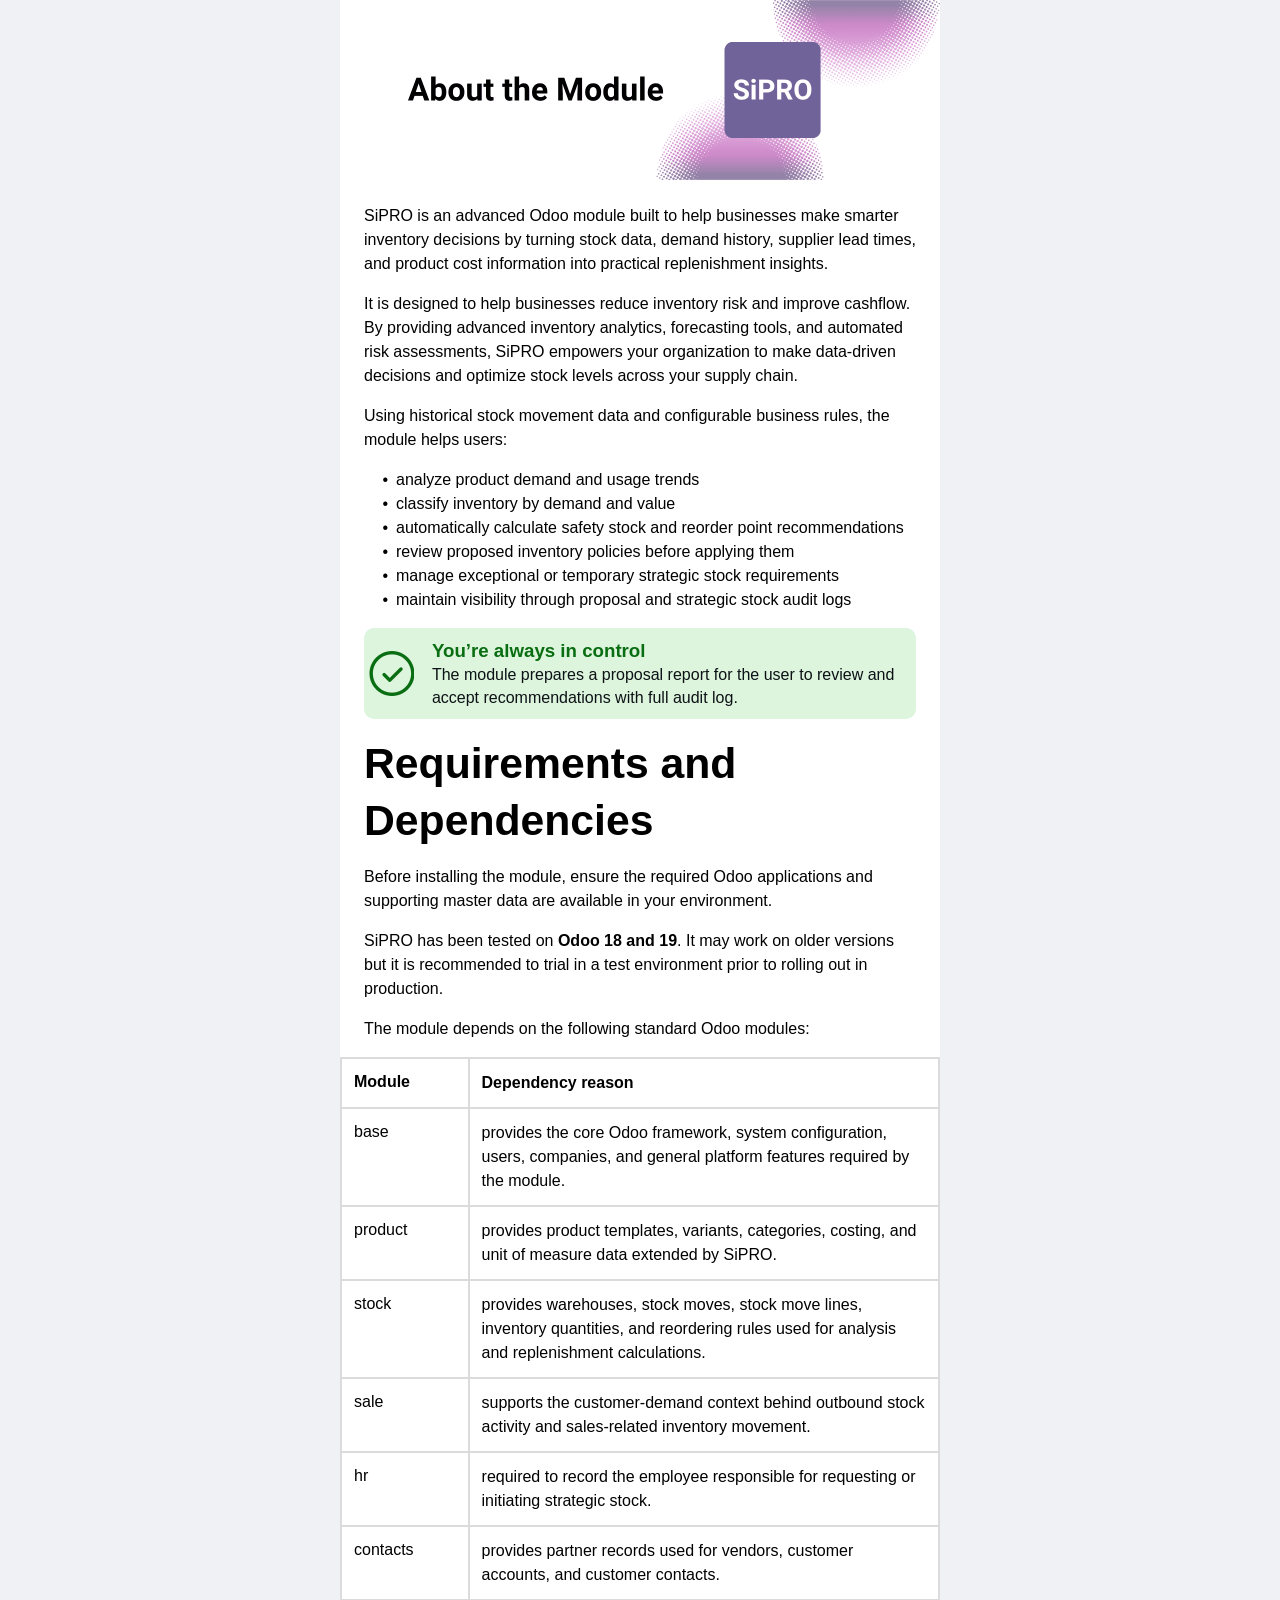
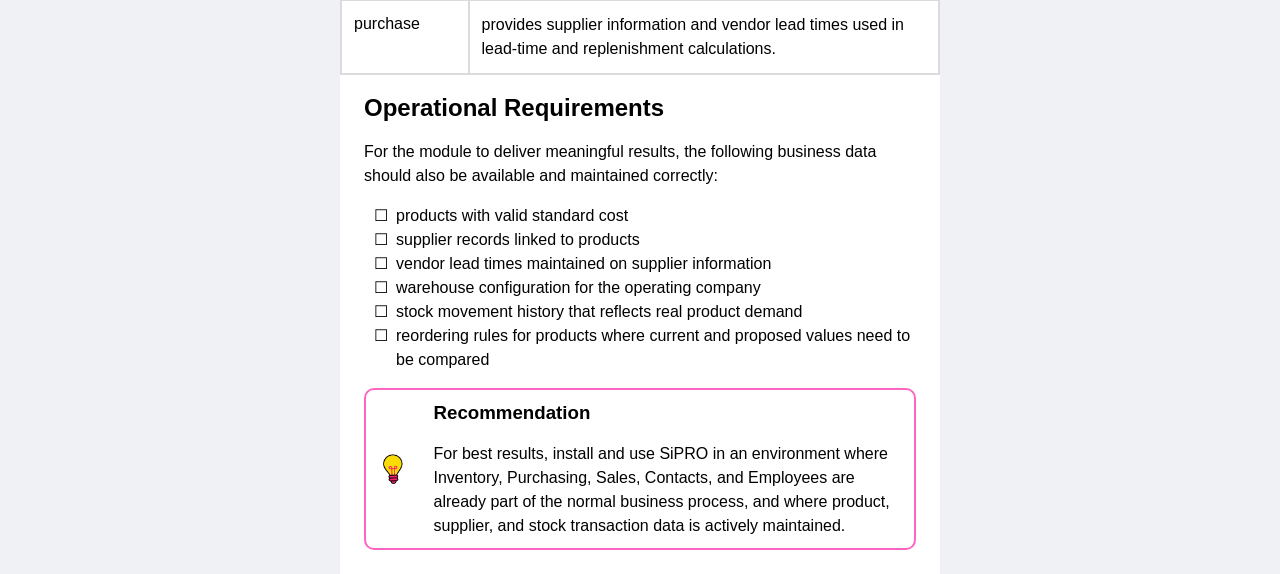
<file: public/guides/about_module_e/email.html>
<!DOCTYPE html PUBLIC "-//W3C//DTD XHTML 1.0 Transitional//EN" "http://www.w3.org/TR/xhtml1/DTD/xhtml1-transitional.dtd"><html xmlns:v="urn:schemas-microsoft-com:vml" xmlns:o="urn:schemas-microsoft-com:office:office"><head><meta name="viewport" content="width=device-width, initial-scale=1.0"><link rel="preload" as="image" href="images/e5e58f5e85091becedc61000687e7206.png"><link rel="preload" as="image" href="images/687e99e7a21ef112765911dbc9fce1c7.png"><link rel="preload" as="image" href="images/ce09e6e140319dd7f0a0b91710dae3b1.gif"><meta http-equiv="Content-Type" content="text/html; charset=UTF-8"><meta name="format-detection" content="telephone=no, date=no, address=no, email=no"><meta name="x-apple-disable-message-reformatting"><meta name="keywords" content="DAHImvcf01Q, BADir1GGk30"><style>body{margin:0;padding:0}table{mso-table-lspace:0;mso-table-rspace:0}p,span,h1,h2,h3,h4,h5,h6{margin:0;padding:0}p{line-height:inherit}a[x-apple-data-detectors]{color:inherit!important;text-decoration:inherit!important}#MessageViewBody a{color:inherit;text-decoration:none}img+div{display:none}</style><!--[if mso]><div>
                <noscript>
                  <xml>
                    <w:WordDocument xmlns:w="urn:schemas-microsoft-com:office:word">
                      <w:DontUseAdvancedTypographyReadingMail/>
                    </w:WordDocument>
                    <o:OfficeDocumentSettings>
                      <o:AllowPNG/>
                      <o:PixelsPerInch>96</o:PixelsPerInch>
                    </o:OfficeDocumentSettings>
                  </xml>
                </noscript></div><![endif]--><!--[if !mso]><!--><style>@media (max-width: 100px) {
        .layout-0 {
          display: none !important;
        }
      }
@media (max-width: 100px) and (min-width: 0px) {
        .layout-0-under-100 {
          display: table !important;
        }
      }</style><!--<![endif]--><!--[if !mso]><!--><style>@media (max-width: 100px) {
        .layout-1 {
          display: none !important;
        }
      }
@media (max-width: 100px) and (min-width: 0px) {
        .layout-1-under-100 {
          display: table !important;
        }
      }</style><!--<![endif]--><style>@media(max-width:550px){.ers-fs-187{font-size:17.4px!important}.ers-fs-240{font-size:20px!important}.ers-fs-427{font-size:29.4px!important}}</style></head><body style="width:100%;-webkit-text-size-adjust:100%;text-size-adjust:100%;background-color:#f0f1f5;margin:0;padding:0"><table width="100%" border="0" cellpadding="0" cellspacing="0" bgcolor="#f0f1f5" style="background-color:#f0f1f5"><tbody><tr><td style="background-color:#f0f1f5"><!--[if mso]><center>
                    <table align="center" border="0" cellpadding="0" cellspacing="0" width="600">
                      <tbody>
                        <tr>
                          <td><![endif]--><table align="center" width="100%" border="0" cellpadding="0" cellspacing="0" role="presentation" style="max-width:600px;min-height:600px;margin:0 auto;background-color:#ffffff"><tbody><tr><td style="vertical-align:top"></td></tr><tr><td style="vertical-align:top"><table cellpadding="0" cellspacing="0" border="0" style="width:100%"><tbody><tr><td align="center"><table cellpadding="0" cellspacing="0" border="0" style="width:100%;max-width:600px"><tbody><tr><td style="width:100%;padding:0"><img src="images/e5e58f5e85091becedc61000687e7206.png" width="600" height="180" style="display:block;width:100%;height:auto;max-width:100%"></td></tr></tbody></table></td></tr></tbody></table></td></tr><tr><td style="vertical-align:top;padding:0px
           0px
           0px
           0px"><table align="center" width="100%" border="0" cellpadding="0" cellspacing="0" role="presentation"><tbody><tr><td style="padding:24px 0 24px 0;vertical-align:top"><table align="center" width="100%" border="0" cellpadding="0" cellspacing="0" role="presentation" style="color:#000;font-style:normal;font-weight:normal;font-size:16px;line-height:1.4;letter-spacing:0;text-align:left;direction:ltr;border-collapse:collapse;font-family:Arial, Helvetica, sans-serif;white-space:normal;word-wrap:break-word;word-break:break-word"><tbody><tr><td dir="ltr" style="font-size:16px;font-family:&quot;Canva Sans&quot;, Arial, Helvetica, sans-serif;white-space:pre-wrap;text-align:left;padding:0px 24px 16px;line-height:1.5;mso-line-height-alt:24px">SiPRO is an advanced Odoo module built to help businesses make smarter inventory decisions by turning stock data, demand history, supplier lead times, and product cost information into practical replenishment insights.<br></td></tr><tr><td dir="ltr" style="font-size:16px;font-family:&quot;Canva Sans&quot;, Arial, Helvetica, sans-serif;white-space:pre-wrap;text-align:left;padding:0px 24px 16px;line-height:1.5;mso-line-height-alt:24px">It is designed to help businesses reduce inventory risk and improve cashflow. By providing advanced inventory analytics, forecasting tools, and automated risk assessments, SiPRO empowers your organization to make data-driven decisions and optimize stock levels across your supply chain.<br></td></tr><tr><td dir="ltr" style="font-size:16px;font-family:&quot;Canva Sans&quot;, Arial, Helvetica, sans-serif;white-space:pre-wrap;text-align:left;padding:0px 24px 16px;line-height:1.5;mso-line-height-alt:24px">Using historical stock movement data and configurable business rules, the module helps users:<br></td></tr><tr><td dir="ltr" style="text-align:left;padding:0px 24px;line-height:1.5;mso-line-height-alt:24px;font-size:0"><table width="100%" cellpadding="0" cellspacing="0" style="border-collapse:collapse;font-family:Arial, Helvetica, sans-serif"><tbody><tr><td style="width:24px;vertical-align:top;padding-right:8px;text-align:right;white-space:nowrap"><span style="font-size:16px;color:#000;display:inline-block">•</span></td><td style="font-size:16px;font-family:&quot;Canva Sans&quot;, Arial, Helvetica, sans-serif;white-space:pre-wrap;vertical-align:top">analyze product demand and usage trends<br></td></tr></tbody></table></td></tr><tr><td dir="ltr" style="text-align:left;padding:0px 24px;line-height:1.5;mso-line-height-alt:24px;font-size:0"><table width="100%" cellpadding="0" cellspacing="0" style="border-collapse:collapse;font-family:Arial, Helvetica, sans-serif"><tbody><tr><td style="width:24px;vertical-align:top;padding-right:8px;text-align:right;white-space:nowrap"><span style="font-size:16px;color:#000;display:inline-block">•</span></td><td style="font-size:16px;font-family:&quot;Canva Sans&quot;, Arial, Helvetica, sans-serif;white-space:pre-wrap;vertical-align:top">classify inventory by demand and value<br></td></tr></tbody></table></td></tr><tr><td dir="ltr" style="text-align:left;padding:0px 24px;line-height:1.5;mso-line-height-alt:24px;font-size:0"><table width="100%" cellpadding="0" cellspacing="0" style="border-collapse:collapse;font-family:Arial, Helvetica, sans-serif"><tbody><tr><td style="width:24px;vertical-align:top;padding-right:8px;text-align:right;white-space:nowrap"><span style="font-size:16px;color:#000;display:inline-block">•</span></td><td style="font-size:16px;font-family:&quot;Canva Sans&quot;, Arial, Helvetica, sans-serif;white-space:pre-wrap;vertical-align:top">automatically calculate safety stock and reorder point recommendations<br></td></tr></tbody></table></td></tr><tr><td dir="ltr" style="text-align:left;padding:0px 24px;line-height:1.5;mso-line-height-alt:24px;font-size:0"><table width="100%" cellpadding="0" cellspacing="0" style="border-collapse:collapse;font-family:Arial, Helvetica, sans-serif"><tbody><tr><td style="width:24px;vertical-align:top;padding-right:8px;text-align:right;white-space:nowrap"><span style="font-size:16px;color:#000;display:inline-block">•</span></td><td style="font-size:16px;font-family:&quot;Canva Sans&quot;, Arial, Helvetica, sans-serif;white-space:pre-wrap;vertical-align:top">review proposed inventory policies before applying them<br></td></tr></tbody></table></td></tr><tr><td dir="ltr" style="text-align:left;padding:0px 24px;line-height:1.5;mso-line-height-alt:24px;font-size:0"><table width="100%" cellpadding="0" cellspacing="0" style="border-collapse:collapse;font-family:Arial, Helvetica, sans-serif"><tbody><tr><td style="width:24px;vertical-align:top;padding-right:8px;text-align:right;white-space:nowrap"><span style="font-size:16px;color:#000;display:inline-block">•</span></td><td style="font-size:16px;font-family:&quot;Canva Sans&quot;, Arial, Helvetica, sans-serif;white-space:pre-wrap;vertical-align:top">manage exceptional or temporary strategic stock requirements<br></td></tr></tbody></table></td></tr><tr><td dir="ltr" style="text-align:left;padding:0px 24px 16px;line-height:1.5;mso-line-height-alt:24px;font-size:0"><table width="100%" cellpadding="0" cellspacing="0" style="border-collapse:collapse;font-family:Arial, Helvetica, sans-serif"><tbody><tr><td style="width:24px;vertical-align:top;padding-right:8px;text-align:right;white-space:nowrap"><span style="font-size:16px;color:#000;display:inline-block">•</span></td><td style="font-size:16px;font-family:&quot;Canva Sans&quot;, Arial, Helvetica, sans-serif;white-space:pre-wrap;vertical-align:top">maintain visibility through proposal and strategic stock audit logs<br></td></tr></tbody></table></td></tr><tr><td style="padding:0px 24px 16px"><table border="0" cellpadding="0" cellspacing="0" class="layout-0" align="center" style="display:table;border-spacing:0px;border-collapse:separate;width:100%;max-width:100%;table-layout:fixed;margin:0 auto;background-color:#ddf4dd;border-top-left-radius:10px;border-top-right-radius:10px;border-bottom-left-radius:10px;border-bottom-right-radius:10px"><tbody><tr><td style="text-align:center"><table border="0" cellpadding="0" cellspacing="0" style="border-spacing:0px;border-collapse:separate;width:100%;max-width:552px;table-layout:fixed;margin:0 auto"><tbody><tr><td width="9.95%" style="width:9.95%;box-sizing:border-box;vertical-align:middle;border-top-left-radius:0;border-top-right-radius:0;border-bottom-left-radius:0;border-bottom-right-radius:0"><table border="0" cellpadding="0" cellspacing="0" style="border-spacing:0px;border-collapse:separate;width:100%;table-layout:fixed"><tbody><tr><td style="padding:5px"><table align="center" width="100%" border="0" cellpadding="0" cellspacing="0" role="presentation" style="color:#000;font-style:normal;font-weight:normal;font-size:16px;line-height:1.4;letter-spacing:0;text-align:left;direction:ltr;border-collapse:collapse;font-family:Arial, Helvetica, sans-serif;white-space:normal;word-wrap:break-word;word-break:break-word"><tbody><tr><td><table cellpadding="0" cellspacing="0" border="0" style="width:100%"><tbody><tr><td align="center"><table cellpadding="0" cellspacing="0" border="0" style="width:100%;max-width:45px"><tbody><tr><td style="width:100%;padding:0"><img src="images/687e99e7a21ef112765911dbc9fce1c7.png" width="45" height="45" style="display:block;width:100%;height:auto;max-width:100%"></td></tr></tbody></table></td></tr></tbody></table></td></tr></tbody></table></td></tr></tbody></table></td><td width="3" style="width:3px;box-sizing:border-box;font-size:0">&nbsp;</td><td width="89.51%" style="width:89.51%;box-sizing:border-box;vertical-align:middle;border-top-left-radius:0;border-top-right-radius:0;border-bottom-left-radius:0;border-bottom-right-radius:0"><table border="0" cellpadding="0" cellspacing="0" style="border-spacing:0px;border-collapse:separate;width:100%;table-layout:fixed"><tbody><tr><td style="padding:10px"><table align="center" width="100%" border="0" cellpadding="0" cellspacing="0" role="presentation" style="color:#000;font-style:normal;font-weight:normal;font-size:16px;line-height:1.4;letter-spacing:0;text-align:left;direction:ltr;border-collapse:collapse;font-family:Arial, Helvetica, sans-serif;white-space:normal;word-wrap:break-word;word-break:break-word"><tbody><tr><td dir="ltr" style="font-size:16px;font-family:&quot;Canva Sans&quot;, Arial, Helvetica, sans-serif;text-align:left;line-height:1.4;mso-line-height-alt:22px"><span class="ers-fs-187" style="font-size:18.7px;font-weight:700;color:#096d11;white-space:pre-wrap">You’re always in control</span><span class="ers-fs-187" style="font-size:18.7px;font-weight:700;color:#096d11;white-space:pre-wrap"><br></span><span style="color:#0d1216;white-space:pre-wrap">The module prepares a proposal report for the user to review and accept recommendations with full audit log.</span><span style="color:#0d1216;white-space:pre-wrap"><br></span></td></tr></tbody></table></td></tr></tbody></table></td></tr></tbody></table></td></tr></tbody></table><!--[if !mso]><!--><table border="0" cellpadding="0" cellspacing="0" class="layout-0-under-100" align="center" style="display:none;border-spacing:0px;border-collapse:separate;width:100%;max-width:100%;table-layout:fixed;margin:0 auto;background-color:#ddf4dd;border-top-left-radius:10px;border-top-right-radius:10px;border-bottom-left-radius:10px;border-bottom-right-radius:10px"><tbody><tr><td style="text-align:center"><table border="0" cellpadding="0" cellspacing="0" style="border-spacing:0px;border-collapse:separate;width:100%;max-width:100px;table-layout:fixed;margin:0 auto"><tbody><tr><td width="100.00%" style="width:100.00%;box-sizing:border-box;vertical-align:middle;border-top-left-radius:0;border-top-right-radius:0;border-bottom-left-radius:0;border-bottom-right-radius:0"><table border="0" cellpadding="0" cellspacing="0" style="border-spacing:0px;border-collapse:separate;width:100%;table-layout:fixed"><tbody><tr><td style="padding:5px"><table align="center" width="100%" border="0" cellpadding="0" cellspacing="0" role="presentation" style="color:#000;font-style:normal;font-weight:normal;font-size:16px;line-height:1.4;letter-spacing:0;text-align:left;direction:ltr;border-collapse:collapse;font-family:Arial, Helvetica, sans-serif;white-space:normal;word-wrap:break-word;word-break:break-word"><tbody><tr><td><table cellpadding="0" cellspacing="0" border="0" style="width:100%"><tbody><tr><td align="center"><table cellpadding="0" cellspacing="0" border="0" style="width:100%;max-width:45px"><tbody><tr><td style="width:100%;padding:0 0"><img src="images/687e99e7a21ef112765911dbc9fce1c7.png" width="45" height="45" style="display:block;width:100%;height:auto;max-width:100%"></td></tr></tbody></table></td></tr></tbody></table></td></tr></tbody></table></td></tr></tbody></table></td></tr><tr><td style="font-size:0;height:3px" height="3">&nbsp;</td></tr><tr><td width="100.00%" style="width:100.00%;box-sizing:border-box;vertical-align:middle;border-top-left-radius:0;border-top-right-radius:0;border-bottom-left-radius:0;border-bottom-right-radius:0"><table border="0" cellpadding="0" cellspacing="0" style="border-spacing:0px;border-collapse:separate;width:100%;table-layout:fixed"><tbody><tr><td style="padding:10px"><table align="center" width="100%" border="0" cellpadding="0" cellspacing="0" role="presentation" style="color:#000;font-style:normal;font-weight:normal;font-size:16px;line-height:1.4;letter-spacing:0;text-align:left;direction:ltr;border-collapse:collapse;font-family:Arial, Helvetica, sans-serif;white-space:normal;word-wrap:break-word;word-break:break-word"><tbody><tr><td dir="ltr" style="font-size:16px;font-family:&quot;Canva Sans&quot;, Arial, Helvetica, sans-serif;text-align:left;line-height:1.4;mso-line-height-alt:22px"><span class="ers-fs-187" style="font-size:18.7px;font-weight:700;color:#096d11;white-space:pre-wrap">You’re always in control</span><span class="ers-fs-187" style="font-size:18.7px;font-weight:700;color:#096d11;white-space:pre-wrap"><br></span><span style="color:#0d1216;white-space:pre-wrap">The module prepares a proposal report for the user to review and accept recommendations with full audit log.</span><span style="color:#0d1216;white-space:pre-wrap"><br></span></td></tr></tbody></table></td></tr></tbody></table></td></tr></tbody></table></td></tr></tbody></table><!--<![endif]--></td></tr><tr><td dir="ltr" class="ers-fs-427" style="font-size:42.7px;font-weight:700;font-family:&quot;Canva Sans&quot;, Arial, Helvetica, sans-serif;white-space:pre-wrap;text-align:left;padding:0px 24px 16px;line-height:1.33;mso-line-height-alt:57px">Requirements and Dependencies<br></td></tr><tr><td dir="ltr" style="font-size:16px;font-family:&quot;Canva Sans&quot;, Arial, Helvetica, sans-serif;white-space:pre-wrap;text-align:left;padding:0px 24px 16px;line-height:1.5;mso-line-height-alt:24px">Before installing the module, ensure the required Odoo applications and supporting master data are available in your environment.<br></td></tr><tr><td dir="ltr" style="font-size:16px;font-family:&quot;Canva Sans&quot;, Arial, Helvetica, sans-serif;text-align:left;padding:0px 24px 16px;line-height:1.5;mso-line-height-alt:24px"><span style="white-space:pre-wrap">SiPRO has been tested on </span><span style="font-weight:700;white-space:pre-wrap">Odoo 18 and 19</span><span style="white-space:pre-wrap">. It may work on older versions but it is recommended to trial in a test environment prior to rolling out in production.</span><span style="white-space:pre-wrap"><br></span></td></tr><tr><td dir="ltr" style="font-size:16px;font-family:&quot;Canva Sans&quot;, Arial, Helvetica, sans-serif;white-space:pre-wrap;text-align:left;padding:0px 24px 16px;line-height:1.5;mso-line-height-alt:24px">The module depends on the following standard Odoo modules:<br></td></tr><tr><td style="padding:0px 0px 16px"><table border="0" cellpadding="0" cellspacing="0" style="width:100%;border-collapse:collapse;border-spacing:0px;table-layout:fixed;direction:ltr"><tbody><tr><td width="21.25337754851388%" style="width:21.25337754851388%;box-sizing:border-box;font-size:0">&nbsp;</td><td width="78.38430361090641%" style="width:78.38430361090641%;box-sizing:border-box;font-size:0">&nbsp;</td></tr><tr><td rowspan="1" colspan="1" width="21%" height="26" style="padding:12px;vertical-align:top;box-sizing:border-box;width:21%;height:26px;border-top:2px solid #dbdbdb;border-bottom:2px solid #dbdbdb;border-left:2px solid #dbdbdb;border-right:2px solid #dbdbdb"><table align="center" width="100%" border="0" cellpadding="0" cellspacing="0" role="presentation" style="color:#000;font-style:normal;font-weight:normal;font-size:16px;line-height:1.4;letter-spacing:0;text-align:left;direction:ltr;border-collapse:collapse;font-family:Arial, Helvetica, sans-serif;white-space:normal;word-wrap:break-word;word-break:break-word"><tbody><tr><td dir="ltr" style="font-size:16px;font-weight:700;font-family:&quot;Canva Sans&quot;, Arial, Helvetica, sans-serif;white-space:pre-wrap;text-align:left;line-height:1.4;mso-line-height-alt:22px">Module<br></td></tr></tbody></table></td><td rowspan="1" colspan="1" width="78%" height="26" style="padding:12px;vertical-align:top;box-sizing:border-box;width:78%;height:26px;border-top:2px solid #dbdbdb;border-bottom:2px solid #dbdbdb;border-left:2px solid #dbdbdb;border-right:2px solid #dbdbdb"><table align="center" width="100%" border="0" cellpadding="0" cellspacing="0" role="presentation" style="color:#000;font-style:normal;font-weight:normal;font-size:16px;line-height:1.4;letter-spacing:0;text-align:left;direction:ltr;border-collapse:collapse;font-family:Arial, Helvetica, sans-serif;white-space:normal;word-wrap:break-word;word-break:break-word"><tbody><tr><td dir="ltr" style="font-size:16px;font-weight:700;font-family:&quot;Canva Sans&quot;, Arial, Helvetica, sans-serif;white-space:pre-wrap;text-align:left;line-height:1.5;mso-line-height-alt:24px">Dependency reason<br></td></tr></tbody></table></td></tr><tr><td rowspan="1" colspan="1" width="21%" height="26" style="padding:12px;vertical-align:top;box-sizing:border-box;width:21%;height:26px;border-top:2px solid #dbdbdb;border-bottom:2px solid #dbdbdb;border-left:2px solid #dbdbdb;border-right:2px solid #dbdbdb"><table align="center" width="100%" border="0" cellpadding="0" cellspacing="0" role="presentation" style="color:#000;font-style:normal;font-weight:normal;font-size:16px;line-height:1.4;letter-spacing:0;text-align:left;direction:ltr;border-collapse:collapse;font-family:Arial, Helvetica, sans-serif;white-space:normal;word-wrap:break-word;word-break:break-word"><tbody><tr><td dir="ltr" style="font-size:16px;font-family:&quot;Canva Sans&quot;, Arial, Helvetica, sans-serif;white-space:pre-wrap;text-align:left;line-height:1.4;mso-line-height-alt:22px">base<br></td></tr></tbody></table></td><td rowspan="1" colspan="1" width="78%" height="26" style="padding:12px;vertical-align:top;box-sizing:border-box;width:78%;height:26px;border-top:2px solid #dbdbdb;border-bottom:2px solid #dbdbdb;border-left:2px solid #dbdbdb;border-right:2px solid #dbdbdb"><table align="center" width="100%" border="0" cellpadding="0" cellspacing="0" role="presentation" style="color:#000;font-style:normal;font-weight:normal;font-size:16px;line-height:1.4;letter-spacing:0;text-align:left;direction:ltr;border-collapse:collapse;font-family:Arial, Helvetica, sans-serif;white-space:normal;word-wrap:break-word;word-break:break-word"><tbody><tr><td dir="ltr" style="font-size:16px;font-family:&quot;Canva Sans&quot;, Arial, Helvetica, sans-serif;white-space:pre-wrap;text-align:left;line-height:1.5;mso-line-height-alt:24px">provides the core Odoo framework, system configuration, users, companies, and general platform features required by the module.<br></td></tr></tbody></table></td></tr><tr><td rowspan="1" colspan="1" width="21%" height="26" style="padding:12px;vertical-align:top;box-sizing:border-box;width:21%;height:26px;border-top:2px solid #dbdbdb;border-bottom:2px solid #dbdbdb;border-left:2px solid #dbdbdb;border-right:2px solid #dbdbdb"><table align="center" width="100%" border="0" cellpadding="0" cellspacing="0" role="presentation" style="color:#000;font-style:normal;font-weight:normal;font-size:16px;line-height:1.4;letter-spacing:0;text-align:left;direction:ltr;border-collapse:collapse;font-family:Arial, Helvetica, sans-serif;white-space:normal;word-wrap:break-word;word-break:break-word"><tbody><tr><td dir="ltr" style="font-size:16px;font-family:&quot;Canva Sans&quot;, Arial, Helvetica, sans-serif;white-space:pre-wrap;text-align:left;line-height:1.4;mso-line-height-alt:22px">product<br></td></tr></tbody></table></td><td rowspan="1" colspan="1" width="78%" height="26" style="padding:12px;vertical-align:top;box-sizing:border-box;width:78%;height:26px;border-top:2px solid #dbdbdb;border-bottom:2px solid #dbdbdb;border-left:2px solid #dbdbdb;border-right:2px solid #dbdbdb"><table align="center" width="100%" border="0" cellpadding="0" cellspacing="0" role="presentation" style="color:#000;font-style:normal;font-weight:normal;font-size:16px;line-height:1.4;letter-spacing:0;text-align:left;direction:ltr;border-collapse:collapse;font-family:Arial, Helvetica, sans-serif;white-space:normal;word-wrap:break-word;word-break:break-word"><tbody><tr><td dir="ltr" style="font-size:16px;font-family:&quot;Canva Sans&quot;, Arial, Helvetica, sans-serif;white-space:pre-wrap;text-align:left;line-height:1.5;mso-line-height-alt:24px">provides product templates, variants, categories, costing, and unit of measure data extended by SiPRO.<br></td></tr></tbody></table></td></tr><tr><td rowspan="1" colspan="1" width="21%" height="26" style="padding:12px;vertical-align:top;box-sizing:border-box;width:21%;height:26px;border-top:2px solid #dbdbdb;border-bottom:2px solid #dbdbdb;border-left:2px solid #dbdbdb;border-right:2px solid #dbdbdb"><table align="center" width="100%" border="0" cellpadding="0" cellspacing="0" role="presentation" style="color:#000;font-style:normal;font-weight:normal;font-size:16px;line-height:1.4;letter-spacing:0;text-align:left;direction:ltr;border-collapse:collapse;font-family:Arial, Helvetica, sans-serif;white-space:normal;word-wrap:break-word;word-break:break-word"><tbody><tr><td dir="ltr" style="font-size:16px;font-family:&quot;Canva Sans&quot;, Arial, Helvetica, sans-serif;white-space:pre-wrap;text-align:left;line-height:1.4;mso-line-height-alt:22px">stock<br></td></tr></tbody></table></td><td rowspan="1" colspan="1" width="78%" height="26" style="padding:12px;vertical-align:top;box-sizing:border-box;width:78%;height:26px;border-top:2px solid #dbdbdb;border-bottom:2px solid #dbdbdb;border-left:2px solid #dbdbdb;border-right:2px solid #dbdbdb"><table align="center" width="100%" border="0" cellpadding="0" cellspacing="0" role="presentation" style="color:#000;font-style:normal;font-weight:normal;font-size:16px;line-height:1.4;letter-spacing:0;text-align:left;direction:ltr;border-collapse:collapse;font-family:Arial, Helvetica, sans-serif;white-space:normal;word-wrap:break-word;word-break:break-word"><tbody><tr><td dir="ltr" style="font-size:16px;font-family:&quot;Canva Sans&quot;, Arial, Helvetica, sans-serif;white-space:pre-wrap;text-align:left;line-height:1.5;mso-line-height-alt:24px">provides warehouses, stock moves, stock move lines, inventory quantities, and reordering rules used for analysis and replenishment calculations.<br></td></tr></tbody></table></td></tr><tr><td rowspan="1" colspan="1" width="21%" height="26" style="padding:12px;vertical-align:top;box-sizing:border-box;width:21%;height:26px;border-top:2px solid #dbdbdb;border-bottom:2px solid #dbdbdb;border-left:2px solid #dbdbdb;border-right:2px solid #dbdbdb"><table align="center" width="100%" border="0" cellpadding="0" cellspacing="0" role="presentation" style="color:#000;font-style:normal;font-weight:normal;font-size:16px;line-height:1.4;letter-spacing:0;text-align:left;direction:ltr;border-collapse:collapse;font-family:Arial, Helvetica, sans-serif;white-space:normal;word-wrap:break-word;word-break:break-word"><tbody><tr><td dir="ltr" style="font-size:16px;font-family:&quot;Canva Sans&quot;, Arial, Helvetica, sans-serif;white-space:pre-wrap;text-align:left;line-height:1.4;mso-line-height-alt:22px">sale<br></td></tr></tbody></table></td><td rowspan="1" colspan="1" width="78%" height="26" style="padding:12px;vertical-align:top;box-sizing:border-box;width:78%;height:26px;border-top:2px solid #dbdbdb;border-bottom:2px solid #dbdbdb;border-left:2px solid #dbdbdb;border-right:2px solid #dbdbdb"><table align="center" width="100%" border="0" cellpadding="0" cellspacing="0" role="presentation" style="color:#000;font-style:normal;font-weight:normal;font-size:16px;line-height:1.4;letter-spacing:0;text-align:left;direction:ltr;border-collapse:collapse;font-family:Arial, Helvetica, sans-serif;white-space:normal;word-wrap:break-word;word-break:break-word"><tbody><tr><td dir="ltr" style="font-size:16px;font-family:&quot;Canva Sans&quot;, Arial, Helvetica, sans-serif;white-space:pre-wrap;text-align:left;line-height:1.5;mso-line-height-alt:24px">supports the customer-demand context behind outbound stock activity and sales-related inventory movement.<br></td></tr></tbody></table></td></tr><tr><td rowspan="1" colspan="1" width="21%" height="26" style="padding:12px;vertical-align:top;box-sizing:border-box;width:21%;height:26px;border-top:2px solid #dbdbdb;border-bottom:2px solid #dbdbdb;border-left:2px solid #dbdbdb;border-right:2px solid #dbdbdb"><table align="center" width="100%" border="0" cellpadding="0" cellspacing="0" role="presentation" style="color:#000;font-style:normal;font-weight:normal;font-size:16px;line-height:1.4;letter-spacing:0;text-align:left;direction:ltr;border-collapse:collapse;font-family:Arial, Helvetica, sans-serif;white-space:normal;word-wrap:break-word;word-break:break-word"><tbody><tr><td dir="ltr" style="font-size:16px;font-family:&quot;Canva Sans&quot;, Arial, Helvetica, sans-serif;white-space:pre-wrap;text-align:left;line-height:1.4;mso-line-height-alt:22px">hr<br></td></tr></tbody></table></td><td rowspan="1" colspan="1" width="78%" height="26" style="padding:12px;vertical-align:top;box-sizing:border-box;width:78%;height:26px;border-top:2px solid #dbdbdb;border-bottom:2px solid #dbdbdb;border-left:2px solid #dbdbdb;border-right:2px solid #dbdbdb"><table align="center" width="100%" border="0" cellpadding="0" cellspacing="0" role="presentation" style="color:#000;font-style:normal;font-weight:normal;font-size:16px;line-height:1.4;letter-spacing:0;text-align:left;direction:ltr;border-collapse:collapse;font-family:Arial, Helvetica, sans-serif;white-space:normal;word-wrap:break-word;word-break:break-word"><tbody><tr><td dir="ltr" style="font-size:16px;font-family:&quot;Canva Sans&quot;, Arial, Helvetica, sans-serif;white-space:pre-wrap;text-align:left;line-height:1.5;mso-line-height-alt:24px">required to record the employee responsible for requesting or initiating strategic stock.<br></td></tr></tbody></table></td></tr><tr><td rowspan="1" colspan="1" width="21%" height="26" style="padding:12px;vertical-align:top;box-sizing:border-box;width:21%;height:26px;border-top:2px solid #dbdbdb;border-bottom:2px solid #dbdbdb;border-left:2px solid #dbdbdb;border-right:2px solid #dbdbdb"><table align="center" width="100%" border="0" cellpadding="0" cellspacing="0" role="presentation" style="color:#000;font-style:normal;font-weight:normal;font-size:16px;line-height:1.4;letter-spacing:0;text-align:left;direction:ltr;border-collapse:collapse;font-family:Arial, Helvetica, sans-serif;white-space:normal;word-wrap:break-word;word-break:break-word"><tbody><tr><td dir="ltr" style="font-size:16px;font-family:&quot;Canva Sans&quot;, Arial, Helvetica, sans-serif;white-space:pre-wrap;text-align:left;line-height:1.4;mso-line-height-alt:22px">contacts<br></td></tr></tbody></table></td><td rowspan="1" colspan="1" width="78%" height="26" style="padding:12px;vertical-align:top;box-sizing:border-box;width:78%;height:26px;border-top:2px solid #dbdbdb;border-bottom:2px solid #dbdbdb;border-left:2px solid #dbdbdb;border-right:2px solid #dbdbdb"><table align="center" width="100%" border="0" cellpadding="0" cellspacing="0" role="presentation" style="color:#000;font-style:normal;font-weight:normal;font-size:16px;line-height:1.4;letter-spacing:0;text-align:left;direction:ltr;border-collapse:collapse;font-family:Arial, Helvetica, sans-serif;white-space:normal;word-wrap:break-word;word-break:break-word"><tbody><tr><td dir="ltr" style="font-size:16px;font-family:&quot;Canva Sans&quot;, Arial, Helvetica, sans-serif;white-space:pre-wrap;text-align:left;line-height:1.5;mso-line-height-alt:24px">provides partner records used for vendors, customer accounts, and customer contacts.<br></td></tr></tbody></table></td></tr><tr><td rowspan="1" colspan="1" width="21%" height="26" style="padding:12px;vertical-align:top;box-sizing:border-box;width:21%;height:26px;border-top:2px solid #dbdbdb;border-bottom:2px solid #dbdbdb;border-left:2px solid #dbdbdb;border-right:2px solid #dbdbdb"><table align="center" width="100%" border="0" cellpadding="0" cellspacing="0" role="presentation" style="color:#000;font-style:normal;font-weight:normal;font-size:16px;line-height:1.4;letter-spacing:0;text-align:left;direction:ltr;border-collapse:collapse;font-family:Arial, Helvetica, sans-serif;white-space:normal;word-wrap:break-word;word-break:break-word"><tbody><tr><td dir="ltr" style="font-size:16px;font-family:&quot;Canva Sans&quot;, Arial, Helvetica, sans-serif;white-space:pre-wrap;text-align:left;line-height:1.4;mso-line-height-alt:22px">purchase<br></td></tr></tbody></table></td><td rowspan="1" colspan="1" width="78%" height="26" style="padding:12px;vertical-align:top;box-sizing:border-box;width:78%;height:26px;border-top:2px solid #dbdbdb;border-bottom:2px solid #dbdbdb;border-left:2px solid #dbdbdb;border-right:2px solid #dbdbdb"><table align="center" width="100%" border="0" cellpadding="0" cellspacing="0" role="presentation" style="color:#000;font-style:normal;font-weight:normal;font-size:16px;line-height:1.4;letter-spacing:0;text-align:left;direction:ltr;border-collapse:collapse;font-family:Arial, Helvetica, sans-serif;white-space:normal;word-wrap:break-word;word-break:break-word"><tbody><tr><td dir="ltr" style="font-size:16px;font-family:&quot;Canva Sans&quot;, Arial, Helvetica, sans-serif;white-space:pre-wrap;text-align:left;line-height:1.5;mso-line-height-alt:24px">provides supplier information and vendor lead times used in lead-time and replenishment calculations.<br></td></tr></tbody></table></td></tr></tbody></table></td></tr><tr><td dir="ltr" class="ers-fs-240" style="font-size:24px;font-weight:700;font-family:&quot;Canva Sans&quot;, Arial, Helvetica, sans-serif;white-space:pre-wrap;text-align:left;padding:0px 24px 16px;line-height:1.4;mso-line-height-alt:34px">Operational Requirements<br></td></tr><tr><td dir="ltr" style="font-size:16px;font-family:&quot;Canva Sans&quot;, Arial, Helvetica, sans-serif;white-space:pre-wrap;text-align:left;padding:0px 24px 16px;line-height:1.5;mso-line-height-alt:24px">For the module to deliver meaningful results, the following business data should also be available and maintained correctly:<br></td></tr><tr><td dir="ltr" style="text-align:left;padding:0px 24px;line-height:1.5;mso-line-height-alt:24px;font-size:0"><table width="100%" cellpadding="0" cellspacing="0" style="border-collapse:collapse;font-family:Arial, Helvetica, sans-serif"><tbody><tr><td style="width:24px;vertical-align:top;padding-right:8px;text-align:right;white-space:nowrap"><span style="font-size:16px;color:#000;display:inline-block">☐︎</span></td><td style="font-size:16px;font-family:&quot;Canva Sans&quot;, Arial, Helvetica, sans-serif;white-space:pre-wrap;vertical-align:top">products with valid standard cost<br></td></tr></tbody></table></td></tr><tr><td dir="ltr" style="text-align:left;padding:0px 24px;line-height:1.5;mso-line-height-alt:24px;font-size:0"><table width="100%" cellpadding="0" cellspacing="0" style="border-collapse:collapse;font-family:Arial, Helvetica, sans-serif"><tbody><tr><td style="width:24px;vertical-align:top;padding-right:8px;text-align:right;white-space:nowrap"><span style="font-size:16px;color:#000;display:inline-block">☐︎</span></td><td style="font-size:16px;font-family:&quot;Canva Sans&quot;, Arial, Helvetica, sans-serif;white-space:pre-wrap;vertical-align:top">supplier records linked to products<br></td></tr></tbody></table></td></tr><tr><td dir="ltr" style="text-align:left;padding:0px 24px;line-height:1.5;mso-line-height-alt:24px;font-size:0"><table width="100%" cellpadding="0" cellspacing="0" style="border-collapse:collapse;font-family:Arial, Helvetica, sans-serif"><tbody><tr><td style="width:24px;vertical-align:top;padding-right:8px;text-align:right;white-space:nowrap"><span style="font-size:16px;color:#000;display:inline-block">☐︎</span></td><td style="font-size:16px;font-family:&quot;Canva Sans&quot;, Arial, Helvetica, sans-serif;white-space:pre-wrap;vertical-align:top">vendor lead times maintained on supplier information<br></td></tr></tbody></table></td></tr><tr><td dir="ltr" style="text-align:left;padding:0px 24px;line-height:1.5;mso-line-height-alt:24px;font-size:0"><table width="100%" cellpadding="0" cellspacing="0" style="border-collapse:collapse;font-family:Arial, Helvetica, sans-serif"><tbody><tr><td style="width:24px;vertical-align:top;padding-right:8px;text-align:right;white-space:nowrap"><span style="font-size:16px;color:#000;display:inline-block">☐︎</span></td><td style="font-size:16px;font-family:&quot;Canva Sans&quot;, Arial, Helvetica, sans-serif;white-space:pre-wrap;vertical-align:top">warehouse configuration for the operating company<br></td></tr></tbody></table></td></tr><tr><td dir="ltr" style="text-align:left;padding:0px 24px;line-height:1.5;mso-line-height-alt:24px;font-size:0"><table width="100%" cellpadding="0" cellspacing="0" style="border-collapse:collapse;font-family:Arial, Helvetica, sans-serif"><tbody><tr><td style="width:24px;vertical-align:top;padding-right:8px;text-align:right;white-space:nowrap"><span style="font-size:16px;color:#000;display:inline-block">☐︎</span></td><td style="font-size:16px;font-family:&quot;Canva Sans&quot;, Arial, Helvetica, sans-serif;white-space:pre-wrap;vertical-align:top">stock movement history that reflects real product demand<br></td></tr></tbody></table></td></tr><tr><td dir="ltr" style="text-align:left;padding:0px 24px 16px;line-height:1.5;mso-line-height-alt:24px;font-size:0"><table width="100%" cellpadding="0" cellspacing="0" style="border-collapse:collapse;font-family:Arial, Helvetica, sans-serif"><tbody><tr><td style="width:24px;vertical-align:top;padding-right:8px;text-align:right;white-space:nowrap"><span style="font-size:16px;color:#000;display:inline-block">☐︎</span></td><td style="font-size:16px;font-family:&quot;Canva Sans&quot;, Arial, Helvetica, sans-serif;white-space:pre-wrap;vertical-align:top">reordering rules for products where current and proposed values need to be compared<br></td></tr></tbody></table></td></tr><tr><td style="padding:0px 24px"><table border="0" cellpadding="0" cellspacing="0" class="layout-1" align="center" style="display:table;border-spacing:0px;border-collapse:separate;width:100%;max-width:100%;table-layout:fixed;margin:0 auto;border-top:2px solid #ff66c4;border-bottom:2px solid #ff66c4;border-left:2px solid #ff66c4;border-right:2px solid #ff66c4;border-top-left-radius:10px;border-top-right-radius:10px;border-bottom-left-radius:10px;border-bottom-right-radius:10px"><tbody><tr><td style="text-align:center"><table border="0" cellpadding="0" cellspacing="0" style="border-spacing:0px;border-collapse:separate;width:100%;max-width:552px;table-layout:fixed;margin:0 auto"><tbody><tr><td width="9.95%" style="width:9.95%;box-sizing:border-box;vertical-align:middle;border-top-left-radius:0;border-top-right-radius:0;border-bottom-left-radius:0;border-bottom-right-radius:0"><table border="0" cellpadding="0" cellspacing="0" style="border-spacing:0px;border-collapse:separate;width:100%;table-layout:fixed"><tbody><tr><td style="padding:5px"><table align="center" width="100%" border="0" cellpadding="0" cellspacing="0" role="presentation" style="color:#000;font-style:normal;font-weight:normal;font-size:16px;line-height:1.4;letter-spacing:0;text-align:left;direction:ltr;border-collapse:collapse;font-family:Arial, Helvetica, sans-serif;white-space:normal;word-wrap:break-word;word-break:break-word"><tbody><tr><td><table cellpadding="0" cellspacing="0" border="0" style="width:100%"><tbody><tr><td align="center"><table cellpadding="0" cellspacing="0" border="0" style="width:100%;max-width:45px"><tbody><tr><td style="width:100%;padding:0"><img src="images/ce09e6e140319dd7f0a0b91710dae3b1.gif" width="45" height="45" style="display:block;width:100%;height:auto;max-width:100%"></td></tr></tbody></table></td></tr></tbody></table></td></tr></tbody></table></td></tr></tbody></table></td><td width="3" style="width:3px;box-sizing:border-box;font-size:0">&nbsp;</td><td width="89.51%" style="width:89.51%;box-sizing:border-box;vertical-align:middle;border-top-left-radius:0;border-top-right-radius:0;border-bottom-left-radius:0;border-bottom-right-radius:0"><table border="0" cellpadding="0" cellspacing="0" style="border-spacing:0px;border-collapse:separate;width:100%;table-layout:fixed"><tbody><tr><td style="padding:10px"><table align="center" width="100%" border="0" cellpadding="0" cellspacing="0" role="presentation" style="color:#000;font-style:normal;font-weight:normal;font-size:16px;line-height:1.4;letter-spacing:0;text-align:left;direction:ltr;border-collapse:collapse;font-family:Arial, Helvetica, sans-serif;white-space:normal;word-wrap:break-word;word-break:break-word"><tbody><tr><td dir="ltr" class="ers-fs-187" style="font-size:18.7px;font-weight:700;font-family:&quot;Canva Sans&quot;, Arial, Helvetica, sans-serif;white-space:pre-wrap;text-align:left;padding:0px 0px 16px;line-height:1.4;mso-line-height-alt:26px">Recommendation<br></td></tr><tr><td dir="ltr" style="font-size:16px;font-family:&quot;Canva Sans&quot;, Arial, Helvetica, sans-serif;white-space:pre-wrap;text-align:left;line-height:1.5;mso-line-height-alt:24px">For best results, install and use SiPRO in an environment where Inventory, Purchasing, Sales, Contacts, and Employees are already part of the normal business process, and where product, supplier, and stock transaction data is actively maintained.<br></td></tr></tbody></table></td></tr></tbody></table></td></tr></tbody></table></td></tr></tbody></table><!--[if !mso]><!--><table border="0" cellpadding="0" cellspacing="0" class="layout-1-under-100" align="center" style="display:none;border-spacing:0px;border-collapse:separate;width:100%;max-width:100%;table-layout:fixed;margin:0 auto;border-top:2px solid #ff66c4;border-bottom:2px solid #ff66c4;border-left:2px solid #ff66c4;border-right:2px solid #ff66c4;border-top-left-radius:10px;border-top-right-radius:10px;border-bottom-left-radius:10px;border-bottom-right-radius:10px"><tbody><tr><td style="text-align:center"><table border="0" cellpadding="0" cellspacing="0" style="border-spacing:0px;border-collapse:separate;width:100%;max-width:100px;table-layout:fixed;margin:0 auto"><tbody><tr><td width="100.00%" style="width:100.00%;box-sizing:border-box;vertical-align:middle;border-top-left-radius:0;border-top-right-radius:0;border-bottom-left-radius:0;border-bottom-right-radius:0"><table border="0" cellpadding="0" cellspacing="0" style="border-spacing:0px;border-collapse:separate;width:100%;table-layout:fixed"><tbody><tr><td style="padding:5px"><table align="center" width="100%" border="0" cellpadding="0" cellspacing="0" role="presentation" style="color:#000;font-style:normal;font-weight:normal;font-size:16px;line-height:1.4;letter-spacing:0;text-align:left;direction:ltr;border-collapse:collapse;font-family:Arial, Helvetica, sans-serif;white-space:normal;word-wrap:break-word;word-break:break-word"><tbody><tr><td><table cellpadding="0" cellspacing="0" border="0" style="width:100%"><tbody><tr><td align="center"><table cellpadding="0" cellspacing="0" border="0" style="width:100%;max-width:90px"><tbody><tr><td style="width:100%;padding:0"><img src="images/ce09e6e140319dd7f0a0b91710dae3b1.gif" width="90" height="90" style="display:block;width:100%;height:auto;max-width:100%"></td></tr></tbody></table></td></tr></tbody></table></td></tr></tbody></table></td></tr></tbody></table></td></tr><tr><td style="font-size:0;height:3px" height="3">&nbsp;</td></tr><tr><td width="100.00%" style="width:100.00%;box-sizing:border-box;vertical-align:middle;border-top-left-radius:0;border-top-right-radius:0;border-bottom-left-radius:0;border-bottom-right-radius:0"><table border="0" cellpadding="0" cellspacing="0" style="border-spacing:0px;border-collapse:separate;width:100%;table-layout:fixed"><tbody><tr><td style="padding:10px"><table align="center" width="100%" border="0" cellpadding="0" cellspacing="0" role="presentation" style="color:#000;font-style:normal;font-weight:normal;font-size:16px;line-height:1.4;letter-spacing:0;text-align:left;direction:ltr;border-collapse:collapse;font-family:Arial, Helvetica, sans-serif;white-space:normal;word-wrap:break-word;word-break:break-word"><tbody><tr><td dir="ltr" class="ers-fs-187" style="font-size:18.7px;font-weight:700;font-family:&quot;Canva Sans&quot;, Arial, Helvetica, sans-serif;white-space:pre-wrap;text-align:left;padding:0px 0px 16px;line-height:1.4;mso-line-height-alt:26px">Recommendation<br></td></tr><tr><td dir="ltr" style="font-size:16px;font-family:&quot;Canva Sans&quot;, Arial, Helvetica, sans-serif;white-space:pre-wrap;text-align:left;line-height:1.5;mso-line-height-alt:24px">For best results, install and use SiPRO in an environment where Inventory, Purchasing, Sales, Contacts, and Employees are already part of the normal business process, and where product, supplier, and stock transaction data is actively maintained.<br></td></tr></tbody></table></td></tr></tbody></table></td></tr></tbody></table></td></tr></tbody></table><!--<![endif]--></td></tr></tbody></table></td></tr></tbody></table></td></tr><tr><td height="100%" style="height:100%;font-size:0;line-height:0" aria-hidden="true">&nbsp;</td></tr></tbody></table><!--[if mso]></td>
                </tr>
              </tbody>
            </table>
          </center><![endif]--></td></tr></tbody></table></body></html>
</file>
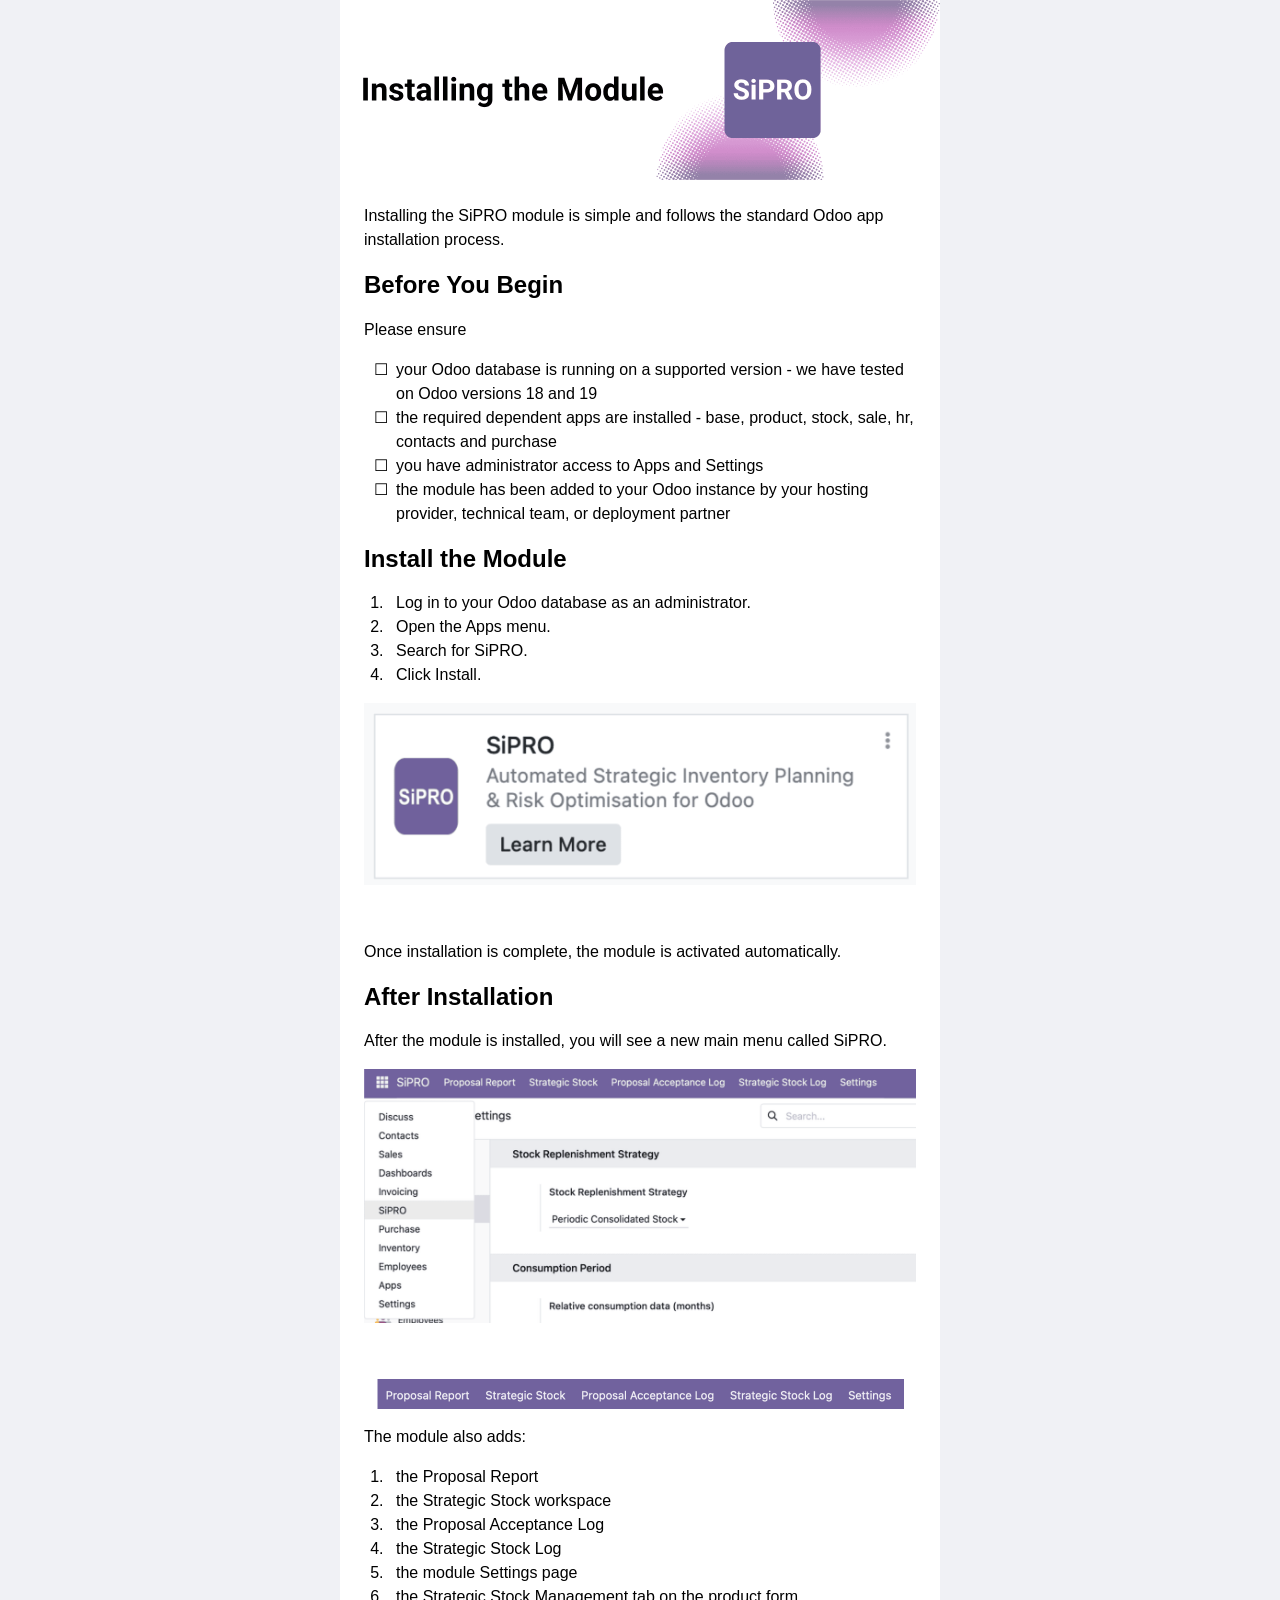
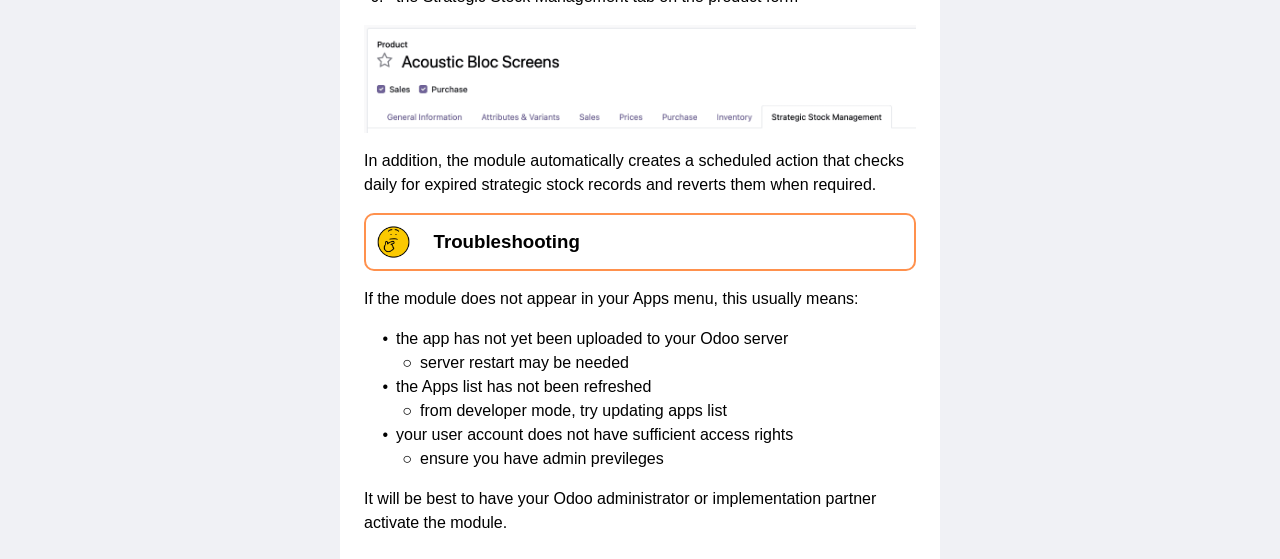
<file: public/guides/installing_module_e/email.html>
<!DOCTYPE html PUBLIC "-//W3C//DTD XHTML 1.0 Transitional//EN" "http://www.w3.org/TR/xhtml1/DTD/xhtml1-transitional.dtd"><html xmlns:v="urn:schemas-microsoft-com:vml" xmlns:o="urn:schemas-microsoft-com:office:office"><head><meta name="viewport" content="width=device-width, initial-scale=1.0"><link rel="preload" as="image" href="images/7e95cec1e36580f4cf34b4f81e393dfe.png"><link rel="preload" as="image" href="images/46b0b8d362db74877808ca9bfd036bf9.png"><link rel="preload" as="image" href="images/5428490ad2f965f5a055e0e3b3eb6571.png"><link rel="preload" as="image" href="images/f2d1b5c0ec391f86da1f1192566896b1.png"><link rel="preload" as="image" href="images/c6279557d65bba5744faa094dc0c6b61.png"><link rel="preload" as="image" href="images/e315c0b6b063087723ac6f146ac8a08a.gif"><meta http-equiv="Content-Type" content="text/html; charset=UTF-8"><meta name="format-detection" content="telephone=no, date=no, address=no, email=no"><meta name="x-apple-disable-message-reformatting"><meta name="keywords" content="DAHImvUGxUU, BADir1GGk30"><style>body{margin:0;padding:0}table{mso-table-lspace:0;mso-table-rspace:0}p,span,h1,h2,h3,h4,h5,h6{margin:0;padding:0}p{line-height:inherit}a[x-apple-data-detectors]{color:inherit!important;text-decoration:inherit!important}#MessageViewBody a{color:inherit;text-decoration:none}img+div{display:none}</style><!--[if mso]><div>
                <noscript>
                  <xml>
                    <w:WordDocument xmlns:w="urn:schemas-microsoft-com:office:word">
                      <w:DontUseAdvancedTypographyReadingMail/>
                    </w:WordDocument>
                    <o:OfficeDocumentSettings>
                      <o:AllowPNG/>
                      <o:PixelsPerInch>96</o:PixelsPerInch>
                    </o:OfficeDocumentSettings>
                  </xml>
                </noscript></div><![endif]--><!--[if !mso]><!--><style>@media (max-width: 100px) {
        .layout-0 {
          display: none !important;
        }
      }
@media (max-width: 100px) and (min-width: 0px) {
        .layout-0-under-100 {
          display: table !important;
        }
      }</style><!--<![endif]--><style>@media(max-width:550px){.ers-fs-187{font-size:17.4px!important}.ers-fs-240{font-size:20px!important}}</style></head><body style="width:100%;-webkit-text-size-adjust:100%;text-size-adjust:100%;background-color:#f0f1f5;margin:0;padding:0"><table width="100%" border="0" cellpadding="0" cellspacing="0" bgcolor="#f0f1f5" style="background-color:#f0f1f5"><tbody><tr><td style="background-color:#f0f1f5"><!--[if mso]><center>
                    <table align="center" border="0" cellpadding="0" cellspacing="0" width="600">
                      <tbody>
                        <tr>
                          <td><![endif]--><table align="center" width="100%" border="0" cellpadding="0" cellspacing="0" role="presentation" style="max-width:600px;min-height:600px;margin:0 auto;background-color:#ffffff"><tbody><tr><td style="vertical-align:top"></td></tr><tr><td style="vertical-align:top"><table cellpadding="0" cellspacing="0" border="0" style="width:100%"><tbody><tr><td align="center"><table cellpadding="0" cellspacing="0" border="0" style="width:100%;max-width:600px"><tbody><tr><td style="width:100%;padding:0"><img src="images/7e95cec1e36580f4cf34b4f81e393dfe.png" width="600" height="180" style="display:block;width:100%;height:auto;max-width:100%"></td></tr></tbody></table></td></tr></tbody></table></td></tr><tr><td style="vertical-align:top;padding:0px
           0px
           0px
           0px"><table align="center" width="100%" border="0" cellpadding="0" cellspacing="0" role="presentation"><tbody><tr><td style="padding:24px 0 24px 0;vertical-align:top"><table align="center" width="100%" border="0" cellpadding="0" cellspacing="0" role="presentation" style="color:#000;font-style:normal;font-weight:normal;font-size:16px;line-height:1.4;letter-spacing:0;text-align:left;direction:ltr;border-collapse:collapse;font-family:Arial, Helvetica, sans-serif;white-space:normal;word-wrap:break-word;word-break:break-word"><tbody><tr><td dir="ltr" style="font-size:16px;font-family:&quot;Canva Sans&quot;, Arial, Helvetica, sans-serif;white-space:pre-wrap;text-align:left;padding:0px 24px 16px;line-height:1.5;mso-line-height-alt:24px">Installing the SiPRO module is simple and follows the standard Odoo app installation process.<br></td></tr><tr><td dir="ltr" class="ers-fs-240" style="font-size:24px;font-weight:700;font-family:&quot;Canva Sans&quot;, Arial, Helvetica, sans-serif;white-space:pre-wrap;text-align:left;padding:0px 24px 16px;line-height:1.4;mso-line-height-alt:34px">Before You Begin<br></td></tr><tr><td dir="ltr" style="font-size:16px;font-family:&quot;Canva Sans&quot;, Arial, Helvetica, sans-serif;white-space:pre-wrap;text-align:left;padding:0px 24px 16px;line-height:1.5;mso-line-height-alt:24px">Please ensure<br></td></tr><tr><td dir="ltr" style="text-align:left;padding:0px 24px;line-height:1.5;mso-line-height-alt:24px;font-size:0"><table width="100%" cellpadding="0" cellspacing="0" style="border-collapse:collapse;font-family:Arial, Helvetica, sans-serif"><tbody><tr><td style="width:24px;vertical-align:top;padding-right:8px;text-align:right;white-space:nowrap"><span style="font-size:16px;color:#000;display:inline-block">☐︎</span></td><td style="font-size:16px;font-family:&quot;Canva Sans&quot;, Arial, Helvetica, sans-serif;white-space:pre-wrap;vertical-align:top">your Odoo database is running on a supported version - we have tested on Odoo versions 18 and 19<br></td></tr></tbody></table></td></tr><tr><td dir="ltr" style="text-align:left;padding:0px 24px;line-height:1.5;mso-line-height-alt:24px;font-size:0"><table width="100%" cellpadding="0" cellspacing="0" style="border-collapse:collapse;font-family:Arial, Helvetica, sans-serif"><tbody><tr><td style="width:24px;vertical-align:top;padding-right:8px;text-align:right;white-space:nowrap"><span style="font-size:16px;color:#000;display:inline-block">☐︎</span></td><td style="font-size:16px;font-family:&quot;Canva Sans&quot;, Arial, Helvetica, sans-serif;white-space:pre-wrap;vertical-align:top">the required dependent apps are installed - base, product, stock, sale, hr, contacts and purchase<br></td></tr></tbody></table></td></tr><tr><td dir="ltr" style="text-align:left;padding:0px 24px;line-height:1.5;mso-line-height-alt:24px;font-size:0"><table width="100%" cellpadding="0" cellspacing="0" style="border-collapse:collapse;font-family:Arial, Helvetica, sans-serif"><tbody><tr><td style="width:24px;vertical-align:top;padding-right:8px;text-align:right;white-space:nowrap"><span style="font-size:16px;color:#000;display:inline-block">☐︎</span></td><td style="font-size:16px;font-family:&quot;Canva Sans&quot;, Arial, Helvetica, sans-serif;white-space:pre-wrap;vertical-align:top">you have administrator access to Apps and Settings<br></td></tr></tbody></table></td></tr><tr><td dir="ltr" style="text-align:left;padding:0px 24px 16px;line-height:1.5;mso-line-height-alt:24px;font-size:0"><table width="100%" cellpadding="0" cellspacing="0" style="border-collapse:collapse;font-family:Arial, Helvetica, sans-serif"><tbody><tr><td style="width:24px;vertical-align:top;padding-right:8px;text-align:right;white-space:nowrap"><span style="font-size:16px;color:#000;display:inline-block">☐︎</span></td><td style="font-size:16px;font-family:&quot;Canva Sans&quot;, Arial, Helvetica, sans-serif;white-space:pre-wrap;vertical-align:top">the module has been added to your Odoo instance by your hosting provider, technical team, or deployment partner<br></td></tr></tbody></table></td></tr><tr><td dir="ltr" class="ers-fs-240" style="font-size:24px;font-weight:700;font-family:&quot;Canva Sans&quot;, Arial, Helvetica, sans-serif;white-space:pre-wrap;text-align:left;padding:0px 24px 16px;line-height:1.4;mso-line-height-alt:34px">Install the Module<br></td></tr><tr><td dir="ltr" style="text-align:left;padding:0px 24px;line-height:1.5;mso-line-height-alt:24px;font-size:0"><table width="100%" cellpadding="0" cellspacing="0" style="border-collapse:collapse;font-family:Arial, Helvetica, sans-serif"><tbody><tr><td style="width:24px;vertical-align:top;padding-right:8px;text-align:right;white-space:nowrap"><span style="font-size:16px;color:#000;display:inline-block">1.&nbsp;</span></td><td style="font-size:16px;font-family:&quot;Canva Sans&quot;, Arial, Helvetica, sans-serif;white-space:pre-wrap;vertical-align:top">Log in to your Odoo database as an administrator.<br></td></tr></tbody></table></td></tr><tr><td dir="ltr" style="text-align:left;padding:0px 24px;line-height:1.5;mso-line-height-alt:24px;font-size:0"><table width="100%" cellpadding="0" cellspacing="0" style="border-collapse:collapse;font-family:Arial, Helvetica, sans-serif"><tbody><tr><td style="width:24px;vertical-align:top;padding-right:8px;text-align:right;white-space:nowrap"><span style="font-size:16px;color:#000;display:inline-block">2.&nbsp;</span></td><td style="font-size:16px;font-family:&quot;Canva Sans&quot;, Arial, Helvetica, sans-serif;white-space:pre-wrap;vertical-align:top">Open the Apps menu.<br></td></tr></tbody></table></td></tr><tr><td dir="ltr" style="text-align:left;padding:0px 24px;line-height:1.5;mso-line-height-alt:24px;font-size:0"><table width="100%" cellpadding="0" cellspacing="0" style="border-collapse:collapse;font-family:Arial, Helvetica, sans-serif"><tbody><tr><td style="width:24px;vertical-align:top;padding-right:8px;text-align:right;white-space:nowrap"><span style="font-size:16px;color:#000;display:inline-block">3.&nbsp;</span></td><td style="font-size:16px;font-family:&quot;Canva Sans&quot;, Arial, Helvetica, sans-serif;white-space:pre-wrap;vertical-align:top">Search for SiPRO.<br></td></tr></tbody></table></td></tr><tr><td dir="ltr" style="text-align:left;padding:0px 24px 16px;line-height:1.5;mso-line-height-alt:24px;font-size:0"><table width="100%" cellpadding="0" cellspacing="0" style="border-collapse:collapse;font-family:Arial, Helvetica, sans-serif"><tbody><tr><td style="width:24px;vertical-align:top;padding-right:8px;text-align:right;white-space:nowrap"><span style="font-size:16px;color:#000;display:inline-block">4.&nbsp;</span></td><td style="font-size:16px;font-family:&quot;Canva Sans&quot;, Arial, Helvetica, sans-serif;white-space:pre-wrap;vertical-align:top">Click Install.<br></td></tr></tbody></table></td></tr><tr><td style="padding:0px 24px 16px"><table cellpadding="0" cellspacing="0" border="0" style="width:100%"><tbody><tr><td align="center"><table cellpadding="0" cellspacing="0" border="0" style="width:100%;max-width:552px"><tbody><tr><td style="width:100%;padding:0"><img src="images/46b0b8d362db74877808ca9bfd036bf9.png" width="552" height="182" style="display:block;width:100%;height:auto;max-width:100%"></td></tr></tbody></table></td></tr></tbody></table></td></tr><tr><td dir="ltr" style="font-size:16px;font-family:&quot;Canva Sans&quot;, Arial, Helvetica, sans-serif;white-space:pre-wrap;text-align:left;padding:0px 24px 16px;line-height:1.4;mso-line-height-alt:22px;text-decoration:none">&nbsp;</td></tr><tr><td dir="ltr" style="font-size:16px;font-family:&quot;Canva Sans&quot;, Arial, Helvetica, sans-serif;white-space:pre-wrap;text-align:left;padding:0px 24px 16px;line-height:1.5;mso-line-height-alt:24px">Once installation is complete, the module is activated automatically.<br></td></tr><tr><td dir="ltr" class="ers-fs-240" style="font-size:24px;font-weight:700;font-family:&quot;Canva Sans&quot;, Arial, Helvetica, sans-serif;white-space:pre-wrap;text-align:left;padding:0px 24px 16px;line-height:1.4;mso-line-height-alt:34px">After Installation<br></td></tr><tr><td dir="ltr" style="font-size:16px;font-family:&quot;Canva Sans&quot;, Arial, Helvetica, sans-serif;white-space:pre-wrap;text-align:left;padding:0px 24px 16px;line-height:1.5;mso-line-height-alt:24px">After the module is installed, you will see a new main menu called SiPRO.<br></td></tr><tr><td style="padding:0px 24px 16px"><table cellpadding="0" cellspacing="0" border="0" style="width:100%"><tbody><tr><td align="center"><table cellpadding="0" cellspacing="0" border="0" style="width:100%;max-width:552px"><tbody><tr><td style="width:100%;padding:0"><img src="images/5428490ad2f965f5a055e0e3b3eb6571.png" width="552" height="254" style="display:block;width:100%;height:auto;max-width:100%"></td></tr></tbody></table></td></tr></tbody></table></td></tr><tr><td dir="ltr" style="font-size:16px;font-family:&quot;Canva Sans&quot;, Arial, Helvetica, sans-serif;white-space:pre-wrap;text-align:left;padding:0px 24px 16px;line-height:1.5;mso-line-height-alt:24px;text-decoration:none">&nbsp;</td></tr><tr><td style="padding:0px 24px 16px"><table cellpadding="0" cellspacing="0" border="0" style="width:100%"><tbody><tr><td align="center"><table cellpadding="0" cellspacing="0" border="0" style="width:100%;max-width:527px"><tbody><tr><td style="width:100%;padding:24 0"><img src="images/f2d1b5c0ec391f86da1f1192566896b1.png" width="527" height="30" style="display:block;width:100%;height:auto;max-width:100%"></td></tr></tbody></table></td></tr></tbody></table></td></tr><tr><td dir="ltr" style="font-size:16px;font-family:&quot;Canva Sans&quot;, Arial, Helvetica, sans-serif;white-space:pre-wrap;text-align:left;padding:0px 24px 16px;line-height:1.5;mso-line-height-alt:24px">The module also adds:<br></td></tr><tr><td dir="ltr" style="text-align:left;padding:0px 24px;line-height:1.5;mso-line-height-alt:24px;font-size:0"><table width="100%" cellpadding="0" cellspacing="0" style="border-collapse:collapse;font-family:Arial, Helvetica, sans-serif"><tbody><tr><td style="width:24px;vertical-align:top;padding-right:8px;text-align:right;white-space:nowrap"><span style="font-size:16px;color:#000;display:inline-block">1.&nbsp;</span></td><td style="font-size:16px;font-family:&quot;Canva Sans&quot;, Arial, Helvetica, sans-serif;white-space:pre-wrap;vertical-align:top">the Proposal Report<br></td></tr></tbody></table></td></tr><tr><td dir="ltr" style="text-align:left;padding:0px 24px;line-height:1.5;mso-line-height-alt:24px;font-size:0"><table width="100%" cellpadding="0" cellspacing="0" style="border-collapse:collapse;font-family:Arial, Helvetica, sans-serif"><tbody><tr><td style="width:24px;vertical-align:top;padding-right:8px;text-align:right;white-space:nowrap"><span style="font-size:16px;color:#000;display:inline-block">2.&nbsp;</span></td><td style="font-size:16px;font-family:&quot;Canva Sans&quot;, Arial, Helvetica, sans-serif;white-space:pre-wrap;vertical-align:top">the Strategic Stock workspace<br></td></tr></tbody></table></td></tr><tr><td dir="ltr" style="text-align:left;padding:0px 24px;line-height:1.5;mso-line-height-alt:24px;font-size:0"><table width="100%" cellpadding="0" cellspacing="0" style="border-collapse:collapse;font-family:Arial, Helvetica, sans-serif"><tbody><tr><td style="width:24px;vertical-align:top;padding-right:8px;text-align:right;white-space:nowrap"><span style="font-size:16px;color:#000;display:inline-block">3.&nbsp;</span></td><td style="font-size:16px;font-family:&quot;Canva Sans&quot;, Arial, Helvetica, sans-serif;white-space:pre-wrap;vertical-align:top">the Proposal Acceptance Log<br></td></tr></tbody></table></td></tr><tr><td dir="ltr" style="text-align:left;padding:0px 24px;line-height:1.5;mso-line-height-alt:24px;font-size:0"><table width="100%" cellpadding="0" cellspacing="0" style="border-collapse:collapse;font-family:Arial, Helvetica, sans-serif"><tbody><tr><td style="width:24px;vertical-align:top;padding-right:8px;text-align:right;white-space:nowrap"><span style="font-size:16px;color:#000;display:inline-block">4.&nbsp;</span></td><td style="font-size:16px;font-family:&quot;Canva Sans&quot;, Arial, Helvetica, sans-serif;white-space:pre-wrap;vertical-align:top">the Strategic Stock Log<br></td></tr></tbody></table></td></tr><tr><td dir="ltr" style="text-align:left;padding:0px 24px;line-height:1.5;mso-line-height-alt:24px;font-size:0"><table width="100%" cellpadding="0" cellspacing="0" style="border-collapse:collapse;font-family:Arial, Helvetica, sans-serif"><tbody><tr><td style="width:24px;vertical-align:top;padding-right:8px;text-align:right;white-space:nowrap"><span style="font-size:16px;color:#000;display:inline-block">5.&nbsp;</span></td><td style="font-size:16px;font-family:&quot;Canva Sans&quot;, Arial, Helvetica, sans-serif;white-space:pre-wrap;vertical-align:top">the module Settings page<br></td></tr></tbody></table></td></tr><tr><td dir="ltr" style="text-align:left;padding:0px 24px 16px;line-height:1.5;mso-line-height-alt:24px;font-size:0"><table width="100%" cellpadding="0" cellspacing="0" style="border-collapse:collapse;font-family:Arial, Helvetica, sans-serif"><tbody><tr><td style="width:24px;vertical-align:top;padding-right:8px;text-align:right;white-space:nowrap"><span style="font-size:16px;color:#000;display:inline-block">6.&nbsp;</span></td><td style="font-size:16px;font-family:&quot;Canva Sans&quot;, Arial, Helvetica, sans-serif;white-space:pre-wrap;vertical-align:top">the Strategic Stock Management tab on the product form<br></td></tr></tbody></table></td></tr><tr><td style="padding:0px 24px 16px"><table cellpadding="0" cellspacing="0" border="0" style="width:100%"><tbody><tr><td align="center"><table cellpadding="0" cellspacing="0" border="0" style="width:100%;max-width:552px"><tbody><tr><td style="width:100%;padding:0"><img src="images/c6279557d65bba5744faa094dc0c6b61.png" width="552" height="108" style="display:block;width:100%;height:auto;max-width:100%"></td></tr></tbody></table></td></tr></tbody></table></td></tr><tr><td dir="ltr" style="font-size:16px;font-family:&quot;Canva Sans&quot;, Arial, Helvetica, sans-serif;white-space:pre-wrap;text-align:left;padding:0px 24px 16px;line-height:1.5;mso-line-height-alt:24px">In addition, the module automatically creates a scheduled action that checks daily for expired strategic stock records and reverts them when required.<br></td></tr><tr><td style="padding:0px 24px 16px"><table border="0" cellpadding="0" cellspacing="0" class="layout-0" align="center" style="display:table;border-spacing:0px;border-collapse:separate;width:100%;max-width:100%;table-layout:fixed;margin:0 auto;border-top:2px solid #ff914d;border-bottom:2px solid #ff914d;border-left:2px solid #ff914d;border-right:2px solid #ff914d;border-top-left-radius:10px;border-top-right-radius:10px;border-bottom-left-radius:10px;border-bottom-right-radius:10px"><tbody><tr><td style="text-align:center"><table border="0" cellpadding="0" cellspacing="0" style="border-spacing:0px;border-collapse:separate;width:100%;max-width:552px;table-layout:fixed;margin:0 auto"><tbody><tr><td width="9.95%" style="width:9.95%;box-sizing:border-box;vertical-align:middle;border-top-left-radius:0;border-top-right-radius:0;border-bottom-left-radius:0;border-bottom-right-radius:0"><table border="0" cellpadding="0" cellspacing="0" style="border-spacing:0px;border-collapse:separate;width:100%;table-layout:fixed"><tbody><tr><td style="padding:5px"><table align="center" width="100%" border="0" cellpadding="0" cellspacing="0" role="presentation" style="color:#000;font-style:normal;font-weight:normal;font-size:16px;line-height:1.4;letter-spacing:0;text-align:left;direction:ltr;border-collapse:collapse;font-family:Arial, Helvetica, sans-serif;white-space:normal;word-wrap:break-word;word-break:break-word"><tbody><tr><td><table cellpadding="0" cellspacing="0" border="0" style="width:100%"><tbody><tr><td align="center"><table cellpadding="0" cellspacing="0" border="0" style="width:100%;max-width:45px"><tbody><tr><td style="width:100%;padding:0"><img src="images/e315c0b6b063087723ac6f146ac8a08a.gif" width="45" height="45" style="display:block;width:100%;height:auto;max-width:100%"></td></tr></tbody></table></td></tr></tbody></table></td></tr></tbody></table></td></tr></tbody></table></td><td width="3" style="width:3px;box-sizing:border-box;font-size:0">&nbsp;</td><td width="89.51%" style="width:89.51%;box-sizing:border-box;vertical-align:middle;border-top-left-radius:0;border-top-right-radius:0;border-bottom-left-radius:0;border-bottom-right-radius:0"><table border="0" cellpadding="0" cellspacing="0" style="border-spacing:0px;border-collapse:separate;width:100%;table-layout:fixed"><tbody><tr><td style="padding:10px"><table align="center" width="100%" border="0" cellpadding="0" cellspacing="0" role="presentation" style="color:#000;font-style:normal;font-weight:normal;font-size:16px;line-height:1.4;letter-spacing:0;text-align:left;direction:ltr;border-collapse:collapse;font-family:Arial, Helvetica, sans-serif;white-space:normal;word-wrap:break-word;word-break:break-word"><tbody><tr><td dir="ltr" class="ers-fs-187" style="font-size:18.7px;font-weight:700;font-family:&quot;Canva Sans&quot;, Arial, Helvetica, sans-serif;white-space:pre-wrap;text-align:left;line-height:1.4;mso-line-height-alt:26px">Troubleshooting<br></td></tr></tbody></table></td></tr></tbody></table></td></tr></tbody></table></td></tr></tbody></table><!--[if !mso]><!--><table border="0" cellpadding="0" cellspacing="0" class="layout-0-under-100" align="center" style="display:none;border-spacing:0px;border-collapse:separate;width:100%;max-width:100%;table-layout:fixed;margin:0 auto;border-top:2px solid #ff914d;border-bottom:2px solid #ff914d;border-left:2px solid #ff914d;border-right:2px solid #ff914d;border-top-left-radius:10px;border-top-right-radius:10px;border-bottom-left-radius:10px;border-bottom-right-radius:10px"><tbody><tr><td style="text-align:center"><table border="0" cellpadding="0" cellspacing="0" style="border-spacing:0px;border-collapse:separate;width:100%;max-width:100px;table-layout:fixed;margin:0 auto"><tbody><tr><td width="100.00%" style="width:100.00%;box-sizing:border-box;vertical-align:middle;border-top-left-radius:0;border-top-right-radius:0;border-bottom-left-radius:0;border-bottom-right-radius:0"><table border="0" cellpadding="0" cellspacing="0" style="border-spacing:0px;border-collapse:separate;width:100%;table-layout:fixed"><tbody><tr><td style="padding:5px"><table align="center" width="100%" border="0" cellpadding="0" cellspacing="0" role="presentation" style="color:#000;font-style:normal;font-weight:normal;font-size:16px;line-height:1.4;letter-spacing:0;text-align:left;direction:ltr;border-collapse:collapse;font-family:Arial, Helvetica, sans-serif;white-space:normal;word-wrap:break-word;word-break:break-word"><tbody><tr><td><table cellpadding="0" cellspacing="0" border="0" style="width:100%"><tbody><tr><td align="center"><table cellpadding="0" cellspacing="0" border="0" style="width:100%;max-width:90px"><tbody><tr><td style="width:100%;padding:0"><img src="images/e315c0b6b063087723ac6f146ac8a08a.gif" width="90" height="90" style="display:block;width:100%;height:auto;max-width:100%"></td></tr></tbody></table></td></tr></tbody></table></td></tr></tbody></table></td></tr></tbody></table></td></tr><tr><td style="font-size:0;height:3px" height="3">&nbsp;</td></tr><tr><td width="100.00%" style="width:100.00%;box-sizing:border-box;vertical-align:middle;border-top-left-radius:0;border-top-right-radius:0;border-bottom-left-radius:0;border-bottom-right-radius:0"><table border="0" cellpadding="0" cellspacing="0" style="border-spacing:0px;border-collapse:separate;width:100%;table-layout:fixed"><tbody><tr><td style="padding:10px"><table align="center" width="100%" border="0" cellpadding="0" cellspacing="0" role="presentation" style="color:#000;font-style:normal;font-weight:normal;font-size:16px;line-height:1.4;letter-spacing:0;text-align:left;direction:ltr;border-collapse:collapse;font-family:Arial, Helvetica, sans-serif;white-space:normal;word-wrap:break-word;word-break:break-word"><tbody><tr><td dir="ltr" class="ers-fs-187" style="font-size:18.7px;font-weight:700;font-family:&quot;Canva Sans&quot;, Arial, Helvetica, sans-serif;white-space:pre-wrap;text-align:left;line-height:1.4;mso-line-height-alt:26px">Troubleshooting<br></td></tr></tbody></table></td></tr></tbody></table></td></tr></tbody></table></td></tr></tbody></table><!--<![endif]--></td></tr><tr><td dir="ltr" style="font-size:16px;font-family:&quot;Canva Sans&quot;, Arial, Helvetica, sans-serif;white-space:pre-wrap;text-align:left;padding:0px 24px 16px;line-height:1.5;mso-line-height-alt:24px">If the module does not appear in your Apps menu, this usually means:<br></td></tr><tr><td dir="ltr" style="text-align:left;padding:0px 24px;line-height:1.5;mso-line-height-alt:24px;font-size:0"><table width="100%" cellpadding="0" cellspacing="0" style="border-collapse:collapse;font-family:Arial, Helvetica, sans-serif"><tbody><tr><td style="width:24px;vertical-align:top;padding-right:8px;text-align:right;white-space:nowrap"><span style="font-size:16px;color:#000;display:inline-block">•</span></td><td style="font-size:16px;font-family:&quot;Canva Sans&quot;, Arial, Helvetica, sans-serif;white-space:pre-wrap;vertical-align:top">the app has not yet been uploaded to your Odoo server<br></td></tr></tbody></table></td></tr><tr><td dir="ltr" style="text-align:left;padding:0px 24px 0px 48px;line-height:1.5;mso-line-height-alt:24px;font-size:0"><table width="100%" cellpadding="0" cellspacing="0" style="border-collapse:collapse;font-family:Arial, Helvetica, sans-serif"><tbody><tr><td style="width:24px;vertical-align:top;padding-right:8px;text-align:right;white-space:nowrap"><span style="font-size:16px;color:#000;display:inline-block">○</span></td><td style="font-size:16px;font-family:&quot;Canva Sans&quot;, Arial, Helvetica, sans-serif;white-space:pre-wrap;vertical-align:top">server restart may be needed<br></td></tr></tbody></table></td></tr><tr><td dir="ltr" style="text-align:left;padding:0px 24px;line-height:1.5;mso-line-height-alt:24px;font-size:0"><table width="100%" cellpadding="0" cellspacing="0" style="border-collapse:collapse;font-family:Arial, Helvetica, sans-serif"><tbody><tr><td style="width:24px;vertical-align:top;padding-right:8px;text-align:right;white-space:nowrap"><span style="font-size:16px;color:#000;display:inline-block">•</span></td><td style="font-size:16px;font-family:&quot;Canva Sans&quot;, Arial, Helvetica, sans-serif;white-space:pre-wrap;vertical-align:top">the Apps list has not been refreshed<br></td></tr></tbody></table></td></tr><tr><td dir="ltr" style="text-align:left;padding:0px 24px 0px 48px;line-height:1.5;mso-line-height-alt:24px;font-size:0"><table width="100%" cellpadding="0" cellspacing="0" style="border-collapse:collapse;font-family:Arial, Helvetica, sans-serif"><tbody><tr><td style="width:24px;vertical-align:top;padding-right:8px;text-align:right;white-space:nowrap"><span style="font-size:16px;color:#000;display:inline-block">○</span></td><td style="font-size:16px;font-family:&quot;Canva Sans&quot;, Arial, Helvetica, sans-serif;white-space:pre-wrap;vertical-align:top">from developer mode, try updating apps list<br></td></tr></tbody></table></td></tr><tr><td dir="ltr" style="text-align:left;padding:0px 24px;line-height:1.5;mso-line-height-alt:24px;font-size:0"><table width="100%" cellpadding="0" cellspacing="0" style="border-collapse:collapse;font-family:Arial, Helvetica, sans-serif"><tbody><tr><td style="width:24px;vertical-align:top;padding-right:8px;text-align:right;white-space:nowrap"><span style="font-size:16px;color:#000;display:inline-block">•</span></td><td style="font-size:16px;font-family:&quot;Canva Sans&quot;, Arial, Helvetica, sans-serif;white-space:pre-wrap;vertical-align:top">your user account does not have sufficient access rights<br></td></tr></tbody></table></td></tr><tr><td dir="ltr" style="text-align:left;padding:0px 24px 16px 48px;line-height:1.5;mso-line-height-alt:24px;font-size:0"><table width="100%" cellpadding="0" cellspacing="0" style="border-collapse:collapse;font-family:Arial, Helvetica, sans-serif"><tbody><tr><td style="width:24px;vertical-align:top;padding-right:8px;text-align:right;white-space:nowrap"><span style="font-size:16px;color:#000;display:inline-block">○</span></td><td style="font-size:16px;font-family:&quot;Canva Sans&quot;, Arial, Helvetica, sans-serif;white-space:pre-wrap;vertical-align:top">ensure you have admin previleges<br></td></tr></tbody></table></td></tr><tr><td dir="ltr" style="font-size:16px;font-family:&quot;Canva Sans&quot;, Arial, Helvetica, sans-serif;white-space:pre-wrap;text-align:left;padding:0px 24px;line-height:1.5;mso-line-height-alt:24px">It will be best to have your Odoo administrator or implementation partner activate the module.<br></td></tr></tbody></table></td></tr></tbody></table></td></tr><tr><td height="100%" style="height:100%;font-size:0;line-height:0" aria-hidden="true">&nbsp;</td></tr></tbody></table><!--[if mso]></td>
                </tr>
              </tbody>
            </table>
          </center><![endif]--></td></tr></tbody></table></body></html>
</file>
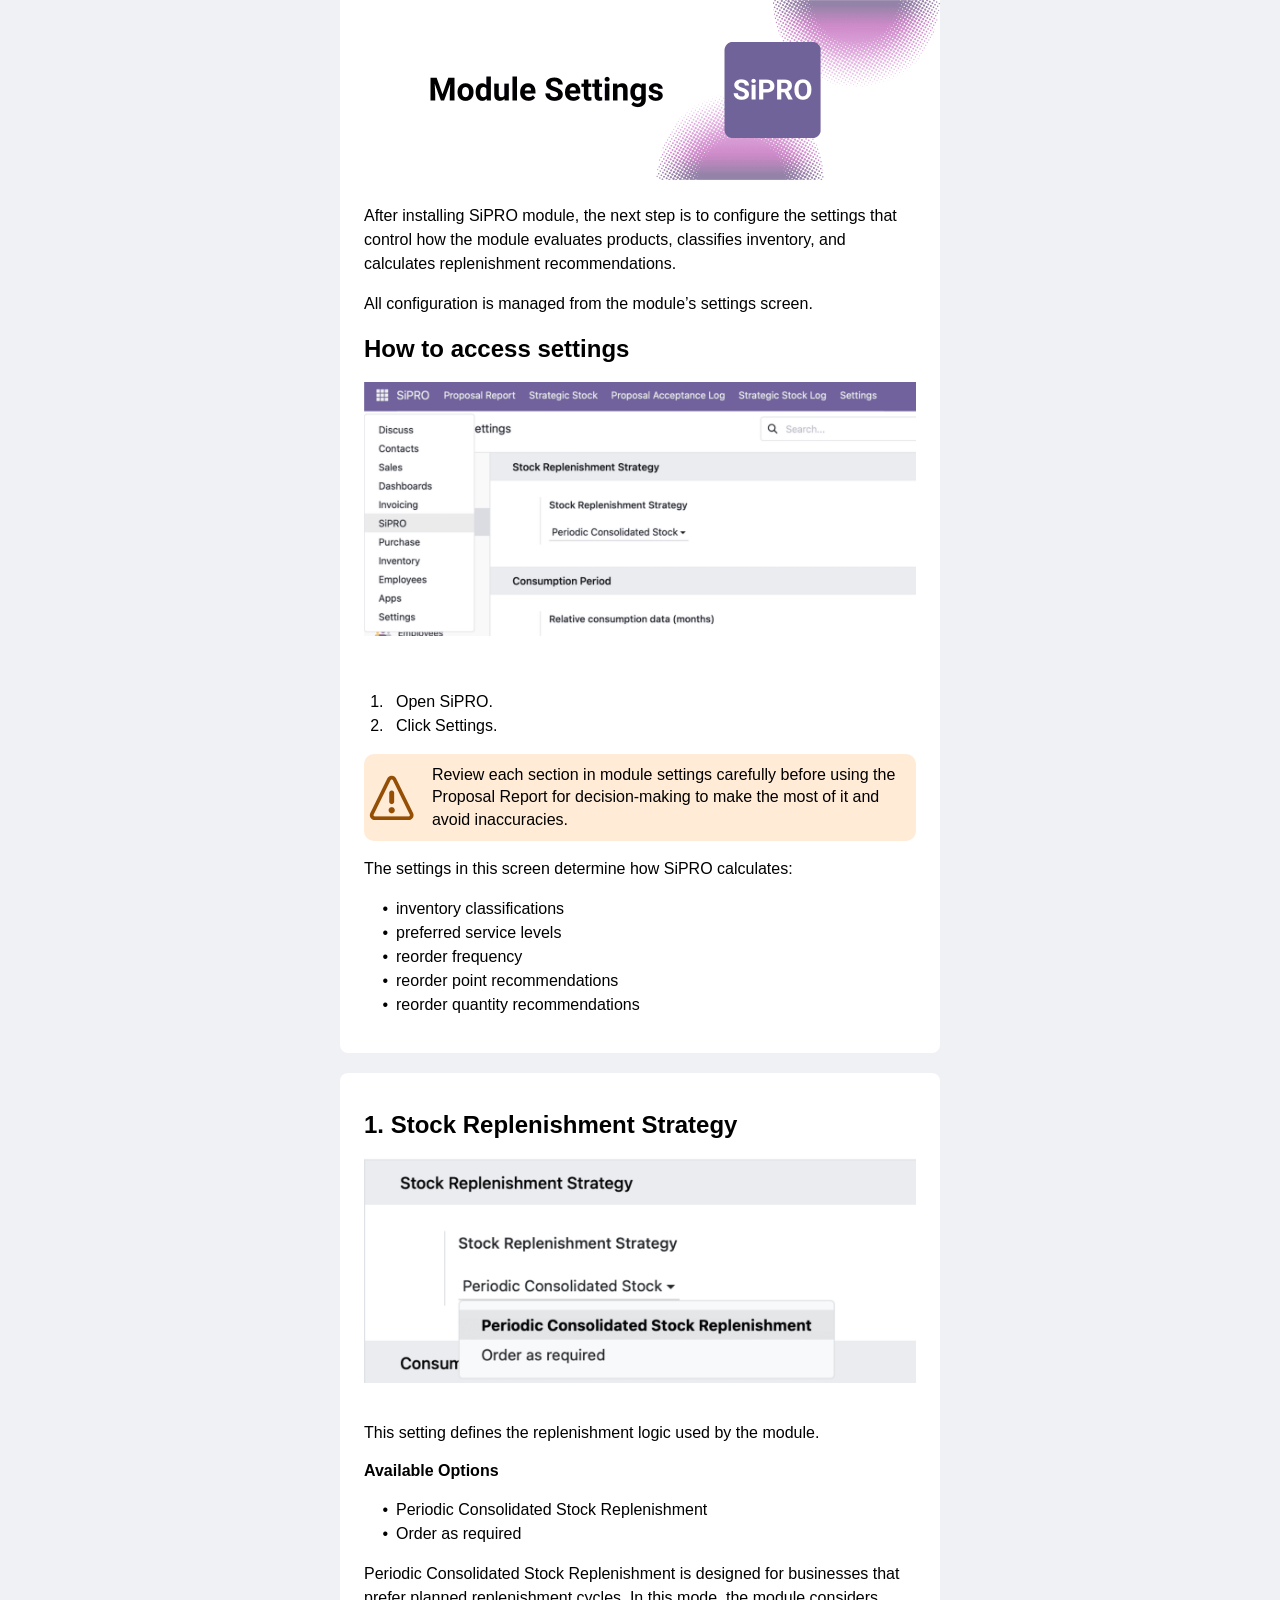
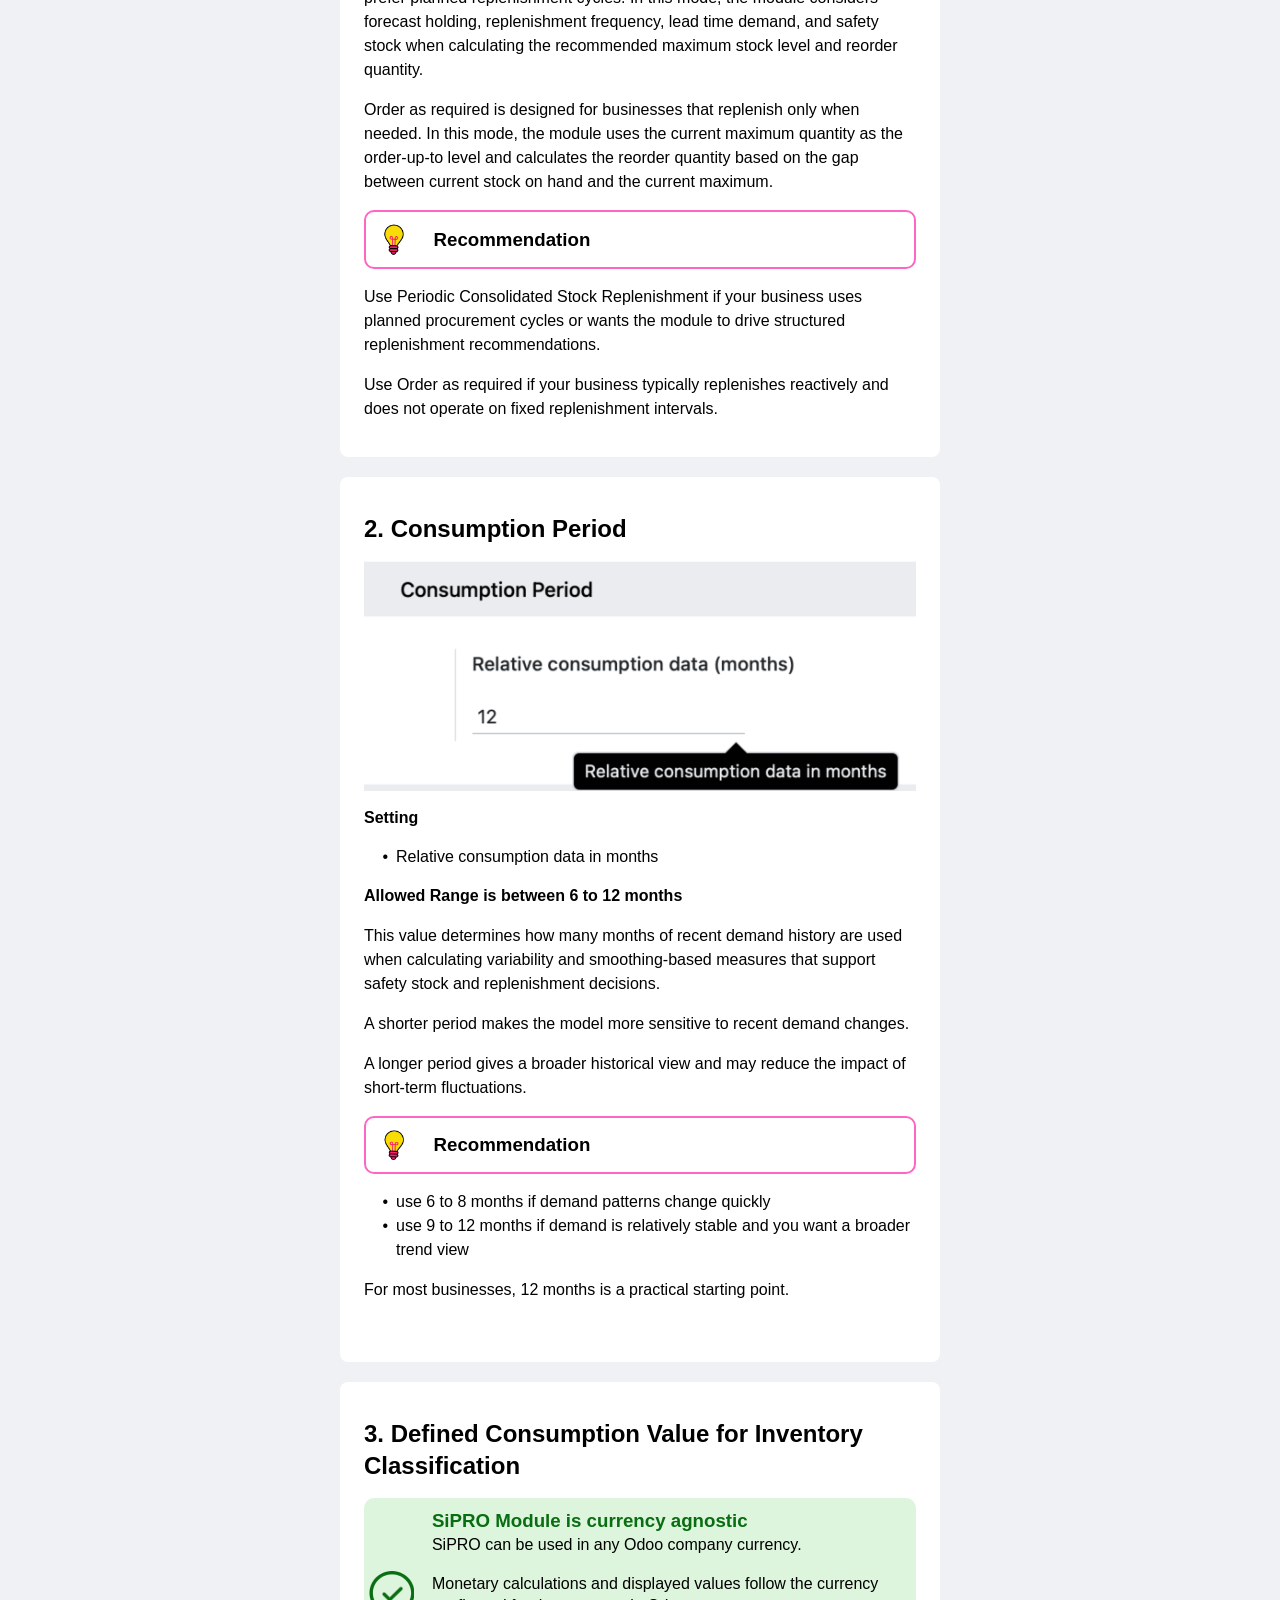
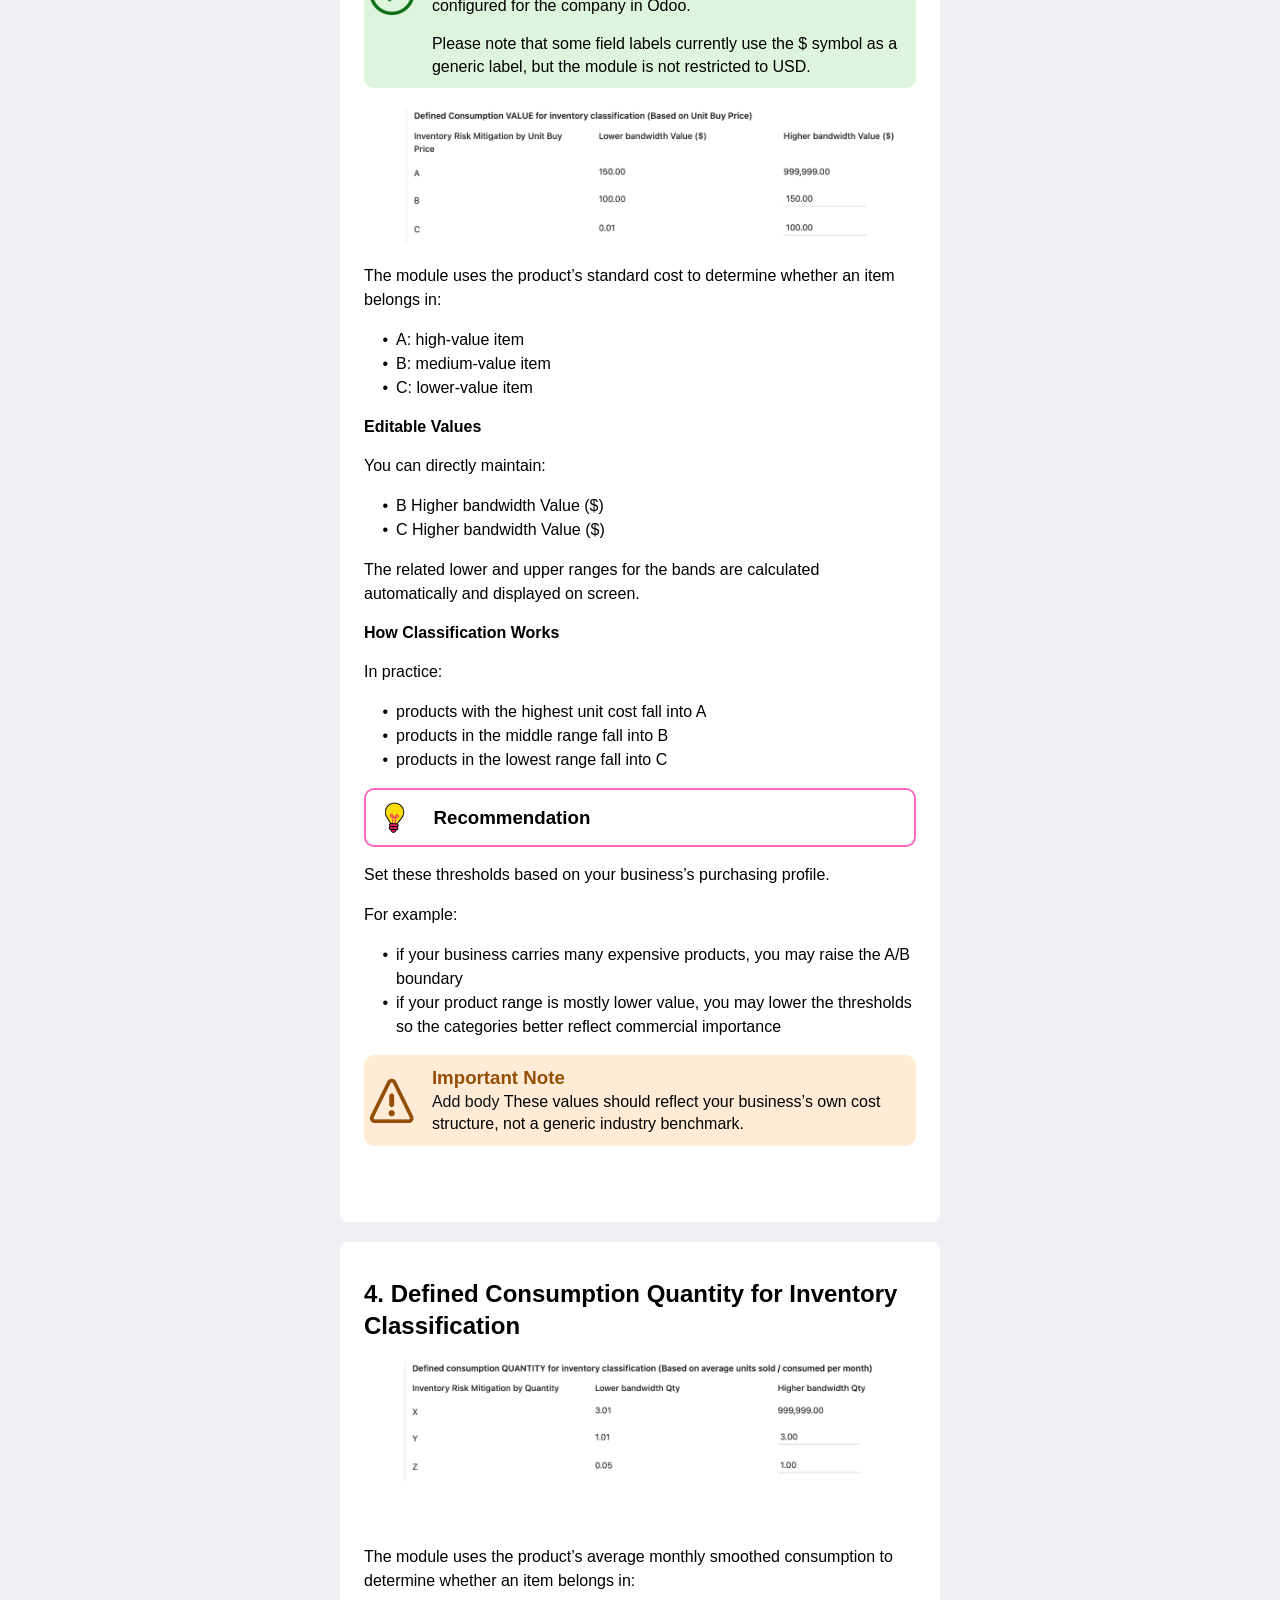
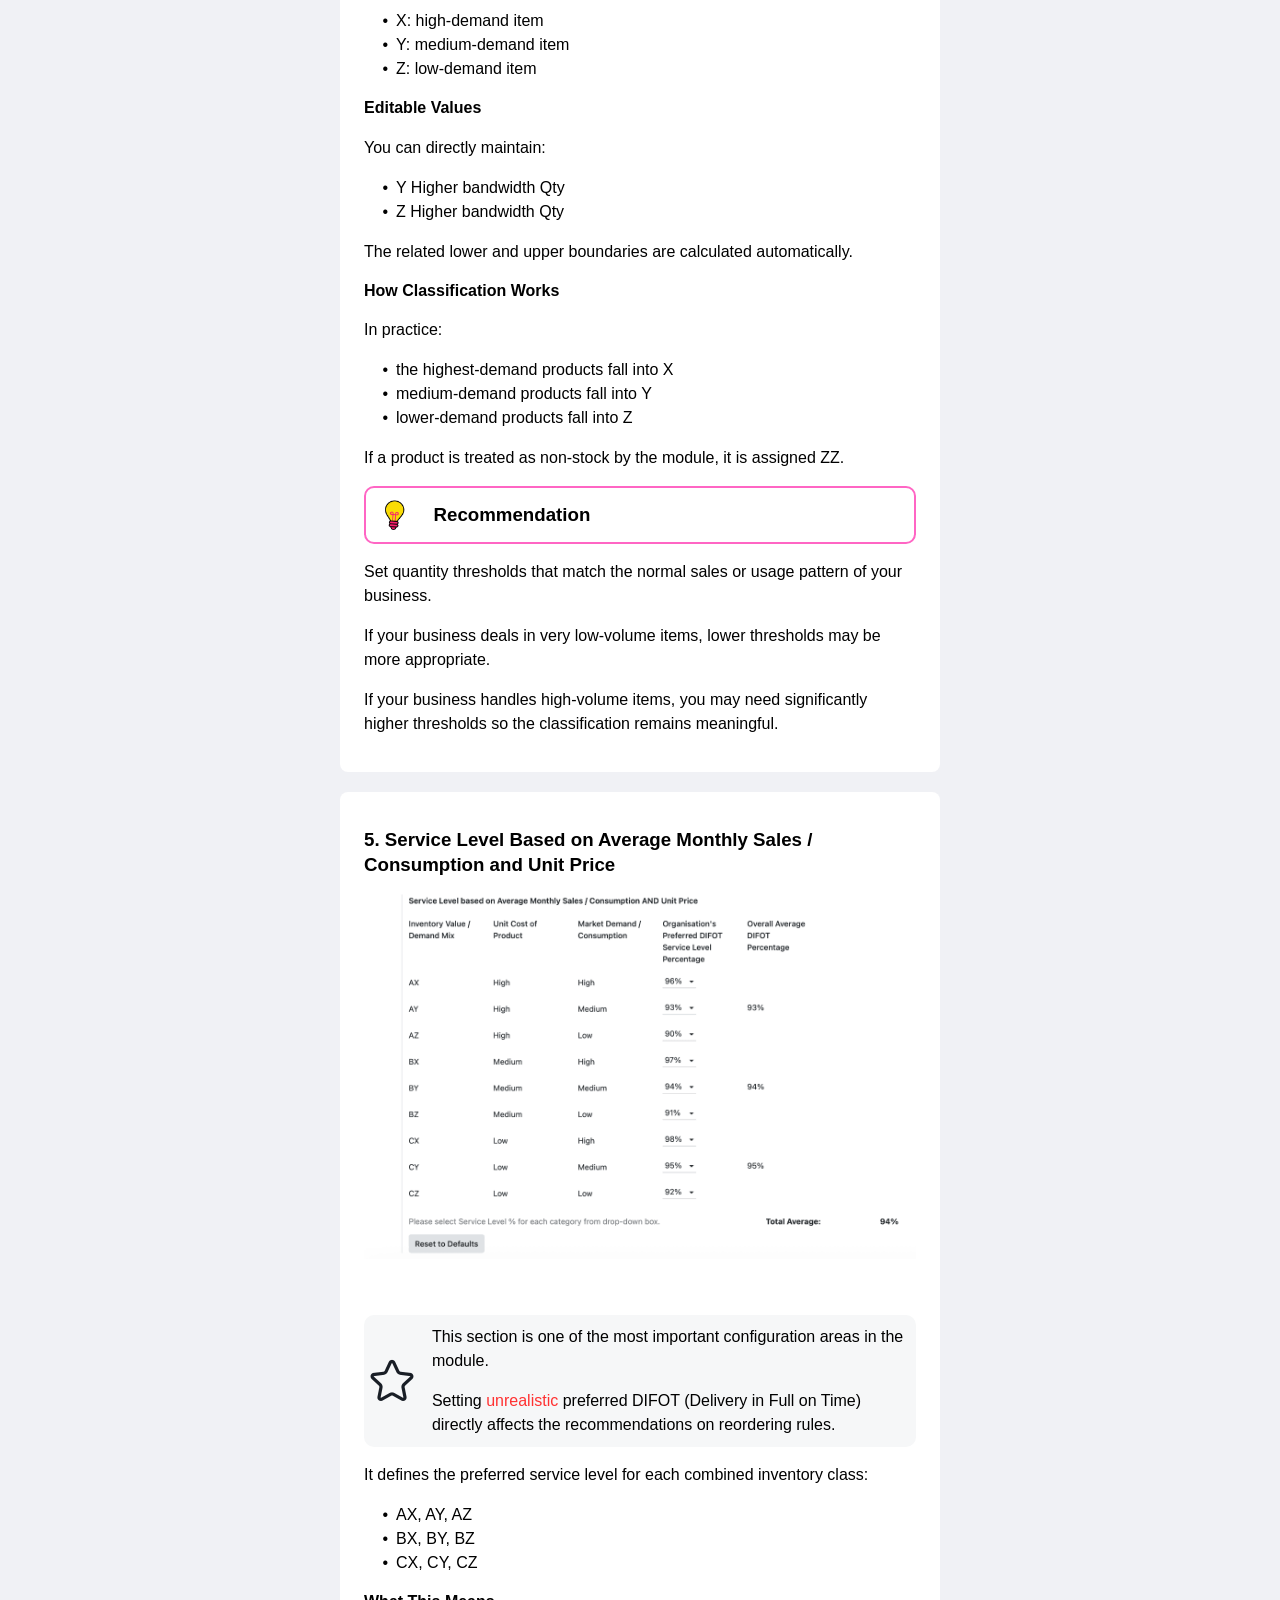
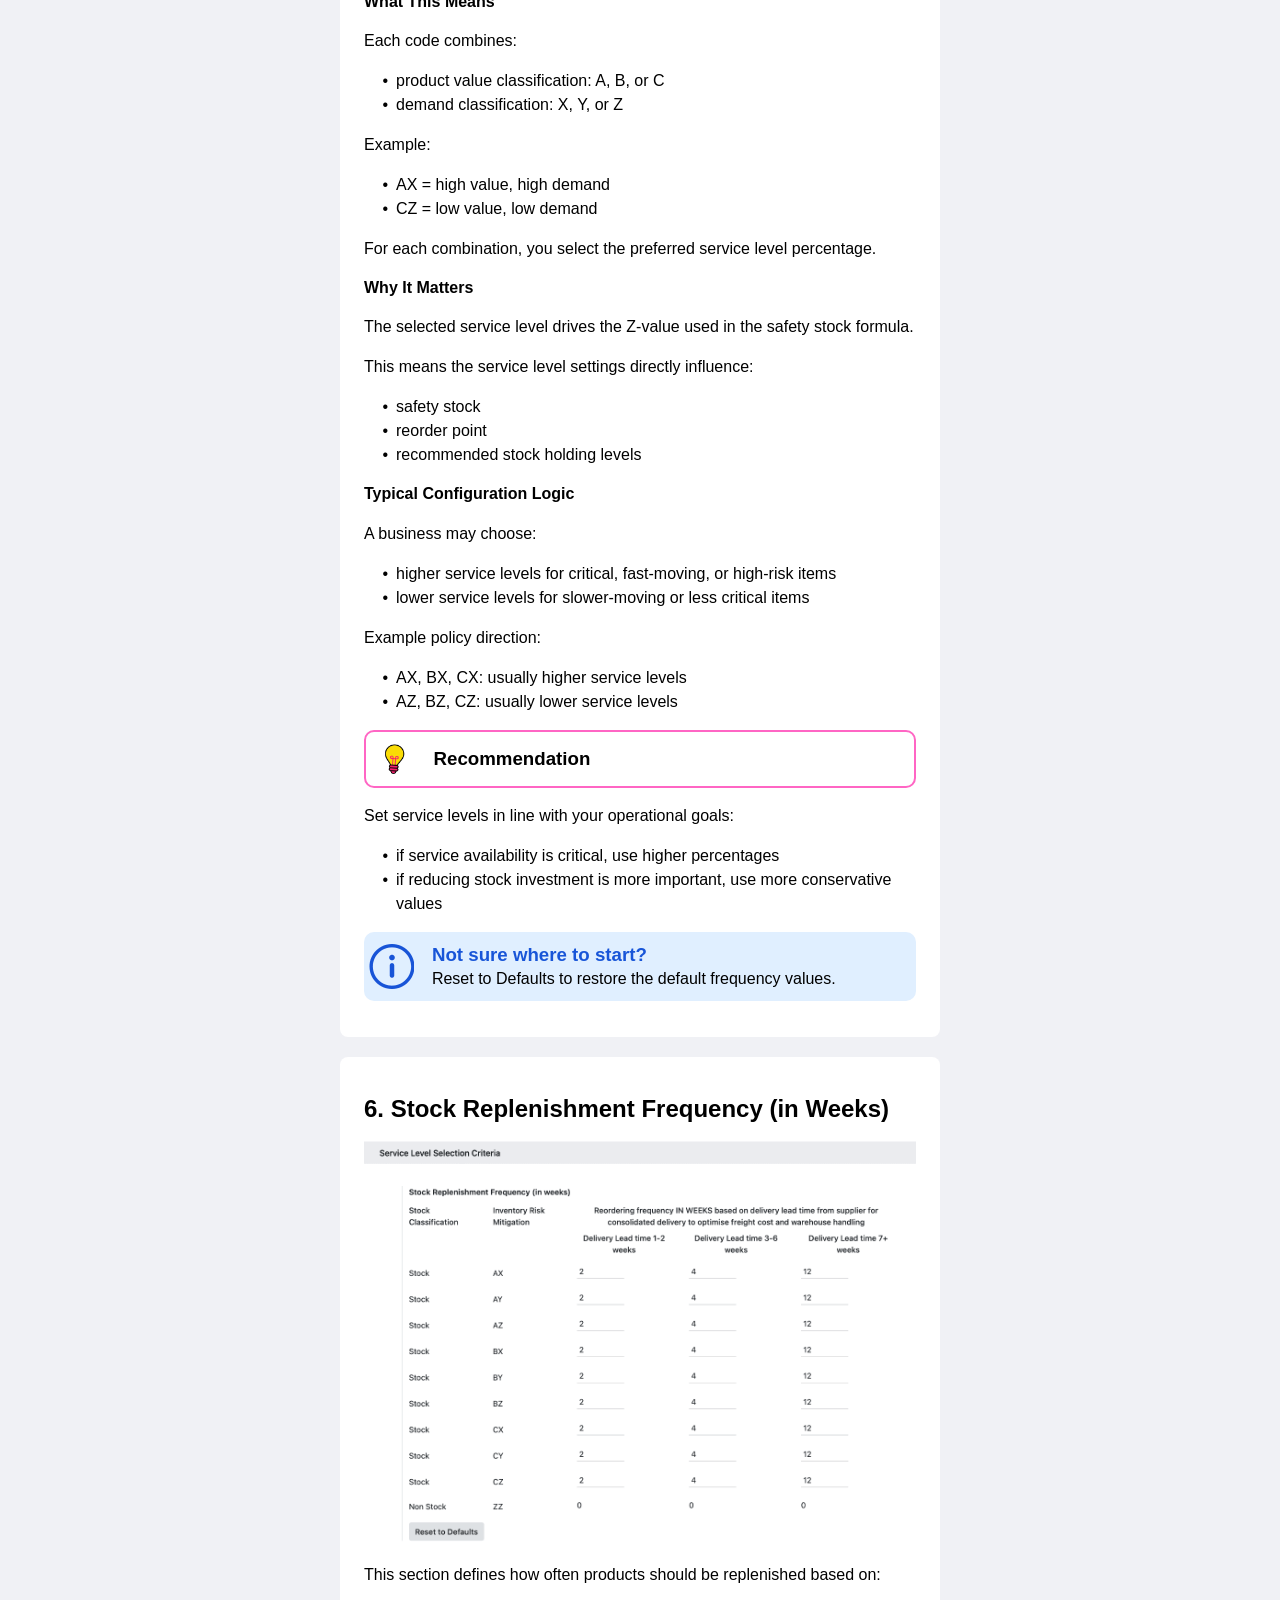
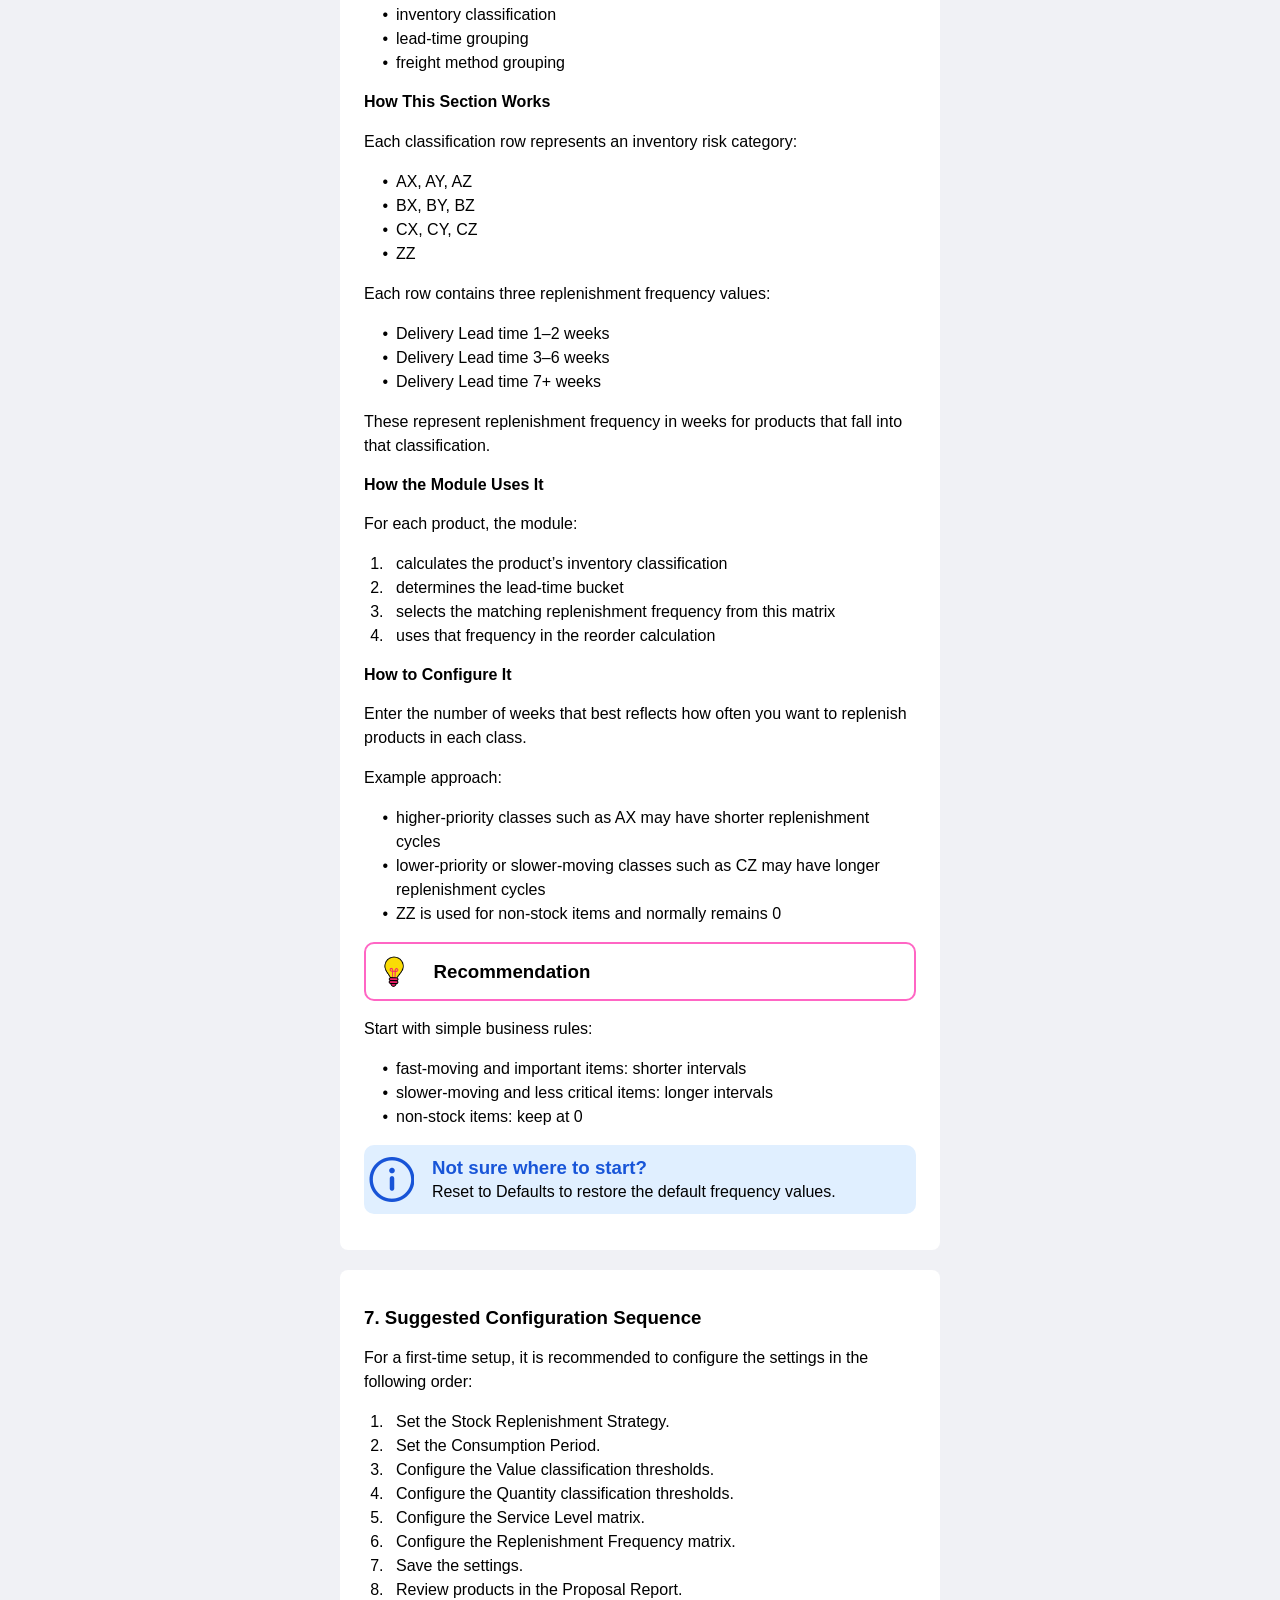
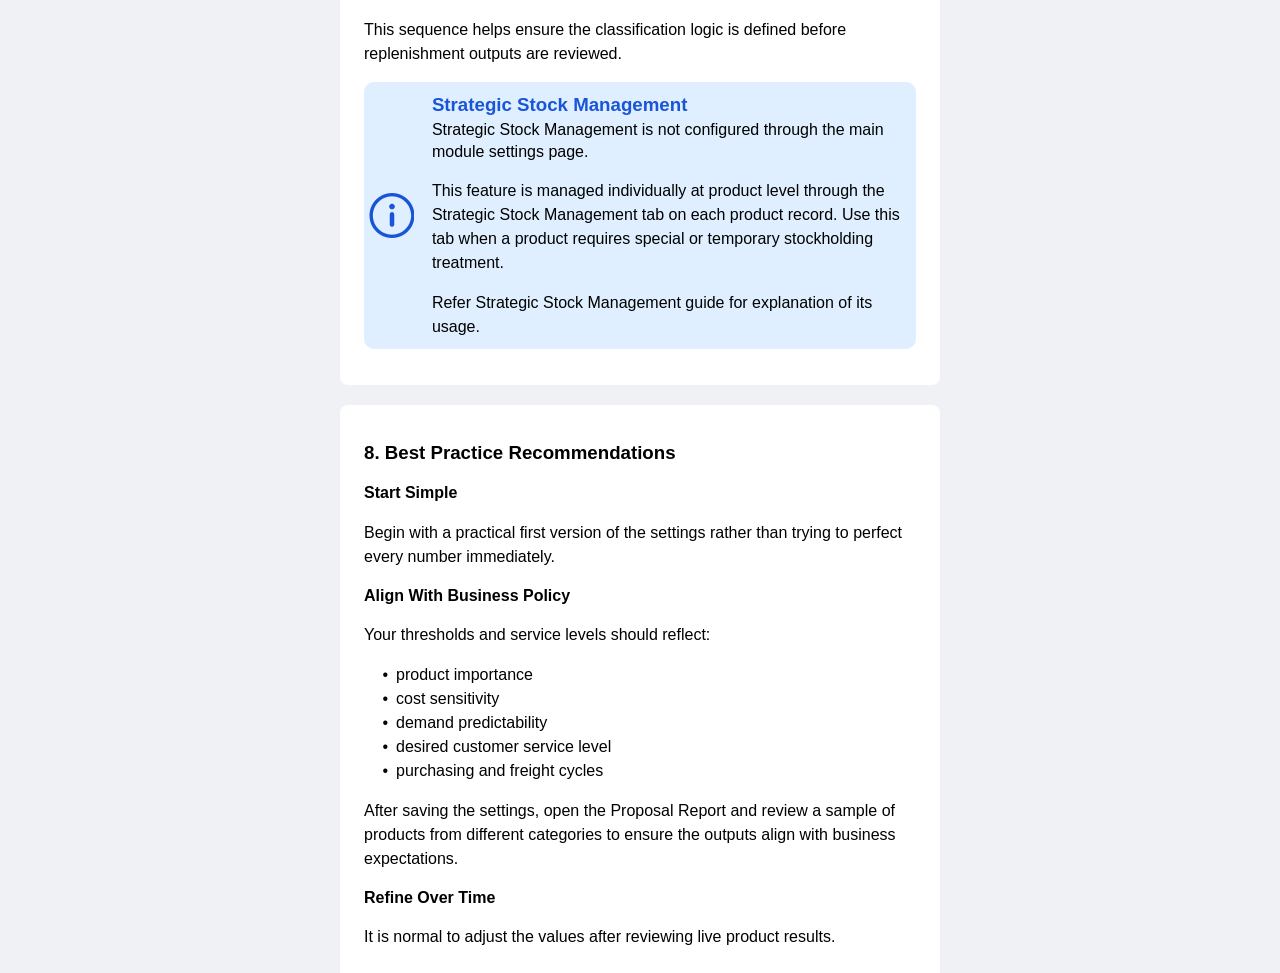
<file: public/guides/module_settings_e/email.html>
<!DOCTYPE html PUBLIC "-//W3C//DTD XHTML 1.0 Transitional//EN" "http://www.w3.org/TR/xhtml1/DTD/xhtml1-transitional.dtd"><html xmlns:v="urn:schemas-microsoft-com:vml" xmlns:o="urn:schemas-microsoft-com:office:office"><head><meta name="viewport" content="width=device-width, initial-scale=1.0"><link rel="preload" as="image" href="images/4bd4377453c15a1ad09eda49d3a3267f.png"><link rel="preload" as="image" href="images/10e99a1bd776a1536cb318e29c0fb03f.png"><link rel="preload" as="image" href="images/1c85778635695150b521787f26b5c186.png"><link rel="preload" as="image" href="images/8b6ed48d08b98a1e5f99817456a7dfdf.png"><link rel="preload" as="image" href="images/76eb642a983a5d42b8658a8f249ae268.gif"><link rel="preload" as="image" href="images/2f5ea6a8ae1b166f7a2c4c851ad63cde.png"><link rel="preload" as="image" href="images/7a18cf5f876864b3dce447684dd0408d.gif"><link rel="preload" as="image" href="images/106f46dfd15cd80a04e843049d68c61e.png"><link rel="preload" as="image" href="images/a26a126a2a87875f23d8fa61fc200676.png"><link rel="preload" as="image" href="images/1054fddf706590757d1cc3c5511cfac2.gif"><link rel="preload" as="image" href="images/83b3995710db8b88e025ca1331bb8c9c.png"><link rel="preload" as="image" href="images/37aaca2719466b17b4eedd1225b33a08.png"><link rel="preload" as="image" href="images/9f67536e75d62f6100731a88ab71db41.gif"><link rel="preload" as="image" href="images/2b4e910140d601b874e54d392f235c7d.png"><link rel="preload" as="image" href="images/212682ed85f0a448db049ed49c1fac07.png"><link rel="preload" as="image" href="images/d2ffa0edabc34ba8aaf954ab98bf8958.gif"><link rel="preload" as="image" href="images/939f8510d691f1c1004060ee937cb6cc.png"><link rel="preload" as="image" href="images/c8878fcb2c816ec2e1fa28b7f5c071e8.png"><link rel="preload" as="image" href="images/e18c4fb38be6eb46b955720dabee8423.gif"><link rel="preload" as="image" href="images/38464f26b8e428aadf261983a19d8f8b.png"><link rel="preload" as="image" href="images/3855d5a25915e1369df90905fe455f23.png"><meta http-equiv="Content-Type" content="text/html; charset=UTF-8"><meta name="format-detection" content="telephone=no, date=no, address=no, email=no"><meta name="x-apple-disable-message-reformatting"><meta name="keywords" content="DAHImqZzUp0, BADir1GGk30"><style>body{margin:0;padding:0}table{mso-table-lspace:0;mso-table-rspace:0}p,span,h1,h2,h3,h4,h5,h6{margin:0;padding:0}p{line-height:inherit}a[x-apple-data-detectors]{color:inherit!important;text-decoration:inherit!important}#MessageViewBody a{color:inherit;text-decoration:none}img+div{display:none}</style><!--[if mso]><div>
                <noscript>
                  <xml>
                    <w:WordDocument xmlns:w="urn:schemas-microsoft-com:office:word">
                      <w:DontUseAdvancedTypographyReadingMail/>
                    </w:WordDocument>
                    <o:OfficeDocumentSettings>
                      <o:AllowPNG/>
                      <o:PixelsPerInch>96</o:PixelsPerInch>
                    </o:OfficeDocumentSettings>
                  </xml>
                </noscript></div><![endif]--><!--[if !mso]><!--><style>@media (max-width: 100px) {
        .layout-0 {
          display: none !important;
        }
      }
@media (max-width: 100px) and (min-width: 0px) {
        .layout-0-under-100 {
          display: table !important;
        }
      }</style><!--<![endif]--><!--[if !mso]><!--><style>@media (max-width: 100px) {
        .layout-1 {
          display: none !important;
        }
      }
@media (max-width: 100px) and (min-width: 0px) {
        .layout-1-under-100 {
          display: table !important;
        }
      }</style><!--<![endif]--><!--[if !mso]><!--><style>@media (max-width: 100px) {
        .layout-2 {
          display: none !important;
        }
      }
@media (max-width: 100px) and (min-width: 0px) {
        .layout-2-under-100 {
          display: table !important;
        }
      }</style><!--<![endif]--><!--[if !mso]><!--><style>@media (max-width: 100px) {
        .layout-3 {
          display: none !important;
        }
      }
@media (max-width: 100px) and (min-width: 0px) {
        .layout-3-under-100 {
          display: table !important;
        }
      }</style><!--<![endif]--><!--[if !mso]><!--><style>@media (max-width: 100px) {
        .layout-4 {
          display: none !important;
        }
      }
@media (max-width: 100px) and (min-width: 0px) {
        .layout-4-under-100 {
          display: table !important;
        }
      }</style><!--<![endif]--><!--[if !mso]><!--><style>@media (max-width: 100px) {
        .layout-5 {
          display: none !important;
        }
      }
@media (max-width: 100px) and (min-width: 0px) {
        .layout-5-under-100 {
          display: table !important;
        }
      }</style><!--<![endif]--><!--[if !mso]><!--><style>@media (max-width: 100px) {
        .layout-6 {
          display: none !important;
        }
      }
@media (max-width: 100px) and (min-width: 0px) {
        .layout-6-under-100 {
          display: table !important;
        }
      }</style><!--<![endif]--><!--[if !mso]><!--><style>@media (max-width: 100px) {
        .layout-7 {
          display: none !important;
        }
      }
@media (max-width: 100px) and (min-width: 0px) {
        .layout-7-under-100 {
          display: table !important;
        }
      }</style><!--<![endif]--><!--[if !mso]><!--><style>@media (max-width: 100px) {
        .layout-8 {
          display: none !important;
        }
      }
@media (max-width: 100px) and (min-width: 0px) {
        .layout-8-under-100 {
          display: table !important;
        }
      }</style><!--<![endif]--><!--[if !mso]><!--><style>@media (max-width: 100px) {
        .layout-9 {
          display: none !important;
        }
      }
@media (max-width: 100px) and (min-width: 0px) {
        .layout-9-under-100 {
          display: table !important;
        }
      }</style><!--<![endif]--><!--[if !mso]><!--><style>@media (max-width: 100px) {
        .layout-10 {
          display: none !important;
        }
      }
@media (max-width: 100px) and (min-width: 0px) {
        .layout-10-under-100 {
          display: table !important;
        }
      }</style><!--<![endif]--><!--[if !mso]><!--><style>@media (max-width: 100px) {
        .layout-11 {
          display: none !important;
        }
      }
@media (max-width: 100px) and (min-width: 0px) {
        .layout-11-under-100 {
          display: table !important;
        }
      }</style><!--<![endif]--><!--[if !mso]><!--><style>@media (max-width: 100px) {
        .layout-12 {
          display: none !important;
        }
      }
@media (max-width: 100px) and (min-width: 0px) {
        .layout-12-under-100 {
          display: table !important;
        }
      }</style><!--<![endif]--><style>@media(max-width:550px){.ers-fs-187{font-size:17.4px!important}.ers-fs-240{font-size:20px!important}}</style></head><body style="width:100%;-webkit-text-size-adjust:100%;text-size-adjust:100%;background-color:#f0f1f5;margin:0;padding:0"><table width="100%" border="0" cellpadding="0" cellspacing="0" bgcolor="#f0f1f5" style="background-color:#f0f1f5"><tbody><tr><td style="background-color:#f0f1f5"><!--[if mso]><center>
                    <table align="center" border="0" cellpadding="0" cellspacing="0" width="600">
                      <tbody>
                        <tr>
                          <td><![endif]--><table align="center" width="100%" border="0" cellpadding="0" cellspacing="0" role="presentation" style="max-width:600px;min-height:600px;margin:0 auto;background-color:#ffffff"><tbody><tr><td style="vertical-align:top"></td></tr><tr><td style="vertical-align:top"><table cellpadding="0" cellspacing="0" border="0" style="width:100%"><tbody><tr><td align="center"><table cellpadding="0" cellspacing="0" border="0" style="width:100%;max-width:600px"><tbody><tr><td style="width:100%;padding:0"><img src="images/4bd4377453c15a1ad09eda49d3a3267f.png" width="600" height="180" style="display:block;width:100%;height:auto;max-width:100%"></td></tr></tbody></table></td></tr></tbody></table></td></tr><tr><td style="vertical-align:top;padding:0px
           0px
           0px
           0px"><table align="center" width="100%" border="0" cellpadding="0" cellspacing="0" role="presentation"><tbody><tr><td style="padding:24px 0 24px 0;vertical-align:top"><table align="center" width="100%" border="0" cellpadding="0" cellspacing="0" role="presentation" style="color:#000;font-style:normal;font-weight:normal;font-size:16px;line-height:1.4;letter-spacing:0;text-align:left;direction:ltr;border-collapse:collapse;font-family:Arial, Helvetica, sans-serif;white-space:normal;word-wrap:break-word;word-break:break-word"><tbody><tr><td dir="ltr" style="font-size:16px;font-family:&quot;Canva Sans&quot;, Arial, Helvetica, sans-serif;white-space:pre-wrap;text-align:left;padding:0px 24px 16px;line-height:1.5;mso-line-height-alt:24px">After installing SiPRO module, the next step is to configure the settings that control how the module evaluates products, classifies inventory, and calculates replenishment recommendations.<br></td></tr><tr><td dir="ltr" style="font-size:16px;font-family:&quot;Canva Sans&quot;, Arial, Helvetica, sans-serif;white-space:pre-wrap;text-align:left;padding:0px 24px 16px;line-height:1.5;mso-line-height-alt:24px">All configuration is managed from the module’s settings screen.<br></td></tr><tr><td dir="ltr" class="ers-fs-240" style="font-size:24px;font-weight:700;font-family:&quot;Canva Sans&quot;, Arial, Helvetica, sans-serif;white-space:pre-wrap;text-align:left;padding:0px 24px 16px;line-height:1.4;mso-line-height-alt:34px">How to access settings<br></td></tr><tr><td style="padding:0px 24px 16px"><table cellpadding="0" cellspacing="0" border="0" style="width:100%"><tbody><tr><td align="center"><table cellpadding="0" cellspacing="0" border="0" style="width:100%;max-width:552px"><tbody><tr><td style="width:100%;padding:0"><img src="images/10e99a1bd776a1536cb318e29c0fb03f.png" width="552" height="254" style="display:block;width:100%;height:auto;max-width:100%"></td></tr></tbody></table></td></tr></tbody></table></td></tr><tr><td dir="ltr" style="font-size:16px;font-family:&quot;Canva Sans&quot;, Arial, Helvetica, sans-serif;white-space:pre-wrap;text-align:left;padding:0px 24px 16px;line-height:1.4;mso-line-height-alt:22px;text-decoration:none">&nbsp;</td></tr><tr><td dir="ltr" style="text-align:left;padding:0px 24px;line-height:1.5;mso-line-height-alt:24px;font-size:0"><table width="100%" cellpadding="0" cellspacing="0" style="border-collapse:collapse;font-family:Arial, Helvetica, sans-serif"><tbody><tr><td style="width:24px;vertical-align:top;padding-right:8px;text-align:right;white-space:nowrap"><span style="font-size:16px;color:#000;display:inline-block">1.&nbsp;</span></td><td style="font-size:16px;font-family:&quot;Canva Sans&quot;, Arial, Helvetica, sans-serif;white-space:pre-wrap;vertical-align:top">Open SiPRO.<br></td></tr></tbody></table></td></tr><tr><td dir="ltr" style="text-align:left;padding:0px 24px 16px;line-height:1.5;mso-line-height-alt:24px;font-size:0"><table width="100%" cellpadding="0" cellspacing="0" style="border-collapse:collapse;font-family:Arial, Helvetica, sans-serif"><tbody><tr><td style="width:24px;vertical-align:top;padding-right:8px;text-align:right;white-space:nowrap"><span style="font-size:16px;color:#000;display:inline-block">2.&nbsp;</span></td><td style="font-size:16px;font-family:&quot;Canva Sans&quot;, Arial, Helvetica, sans-serif;white-space:pre-wrap;vertical-align:top">Click Settings.<br></td></tr></tbody></table></td></tr><tr><td style="padding:0px 24px 16px"><table border="0" cellpadding="0" cellspacing="0" class="layout-0" align="center" style="display:table;border-spacing:0px;border-collapse:separate;width:100%;max-width:100%;table-layout:fixed;margin:0 auto;background-color:#ffebd6;border-top-left-radius:10px;border-top-right-radius:10px;border-bottom-left-radius:10px;border-bottom-right-radius:10px"><tbody><tr><td style="text-align:center"><table border="0" cellpadding="0" cellspacing="0" style="border-spacing:0px;border-collapse:separate;width:100%;max-width:552px;table-layout:fixed;margin:0 auto"><tbody><tr><td width="9.95%" style="width:9.95%;box-sizing:border-box;vertical-align:middle;border-top-left-radius:0;border-top-right-radius:0;border-bottom-left-radius:0;border-bottom-right-radius:0"><table border="0" cellpadding="0" cellspacing="0" style="border-spacing:0px;border-collapse:separate;width:100%;table-layout:fixed"><tbody><tr><td style="padding:5px"><table align="center" width="100%" border="0" cellpadding="0" cellspacing="0" role="presentation" style="color:#000;font-style:normal;font-weight:normal;font-size:16px;line-height:1.4;letter-spacing:0;text-align:left;direction:ltr;border-collapse:collapse;font-family:Arial, Helvetica, sans-serif;white-space:normal;word-wrap:break-word;word-break:break-word"><tbody><tr><td><table cellpadding="0" cellspacing="0" border="0" style="width:100%"><tbody><tr><td align="center"><table cellpadding="0" cellspacing="0" border="0" style="width:100%;max-width:45px"><tbody><tr><td style="width:100%;padding:0"><img src="images/1c85778635695150b521787f26b5c186.png" width="45" height="45" style="display:block;width:100%;height:auto;max-width:100%"></td></tr></tbody></table></td></tr></tbody></table></td></tr></tbody></table></td></tr></tbody></table></td><td width="3" style="width:3px;box-sizing:border-box;font-size:0">&nbsp;</td><td width="89.51%" style="width:89.51%;box-sizing:border-box;vertical-align:middle;border-top-left-radius:0;border-top-right-radius:0;border-bottom-left-radius:0;border-bottom-right-radius:0"><table border="0" cellpadding="0" cellspacing="0" style="border-spacing:0px;border-collapse:separate;width:100%;table-layout:fixed"><tbody><tr><td style="padding:10px"><table align="center" width="100%" border="0" cellpadding="0" cellspacing="0" role="presentation" style="color:#000;font-style:normal;font-weight:normal;font-size:16px;line-height:1.4;letter-spacing:0;text-align:left;direction:ltr;border-collapse:collapse;font-family:Arial, Helvetica, sans-serif;white-space:normal;word-wrap:break-word;word-break:break-word"><tbody><tr><td dir="ltr" style="font-size:16px;font-family:&quot;Canva Sans&quot;, Arial, Helvetica, sans-serif;white-space:pre-wrap;text-align:left;line-height:1.4;mso-line-height-alt:22px">Review each section in module settings carefully before using the Proposal Report for decision-making to make the most of it and avoid inaccuracies.<br></td></tr></tbody></table></td></tr></tbody></table></td></tr></tbody></table></td></tr></tbody></table><!--[if !mso]><!--><table border="0" cellpadding="0" cellspacing="0" class="layout-0-under-100" align="center" style="display:none;border-spacing:0px;border-collapse:separate;width:100%;max-width:100%;table-layout:fixed;margin:0 auto;background-color:#ffebd6;border-top-left-radius:10px;border-top-right-radius:10px;border-bottom-left-radius:10px;border-bottom-right-radius:10px"><tbody><tr><td style="text-align:center"><table border="0" cellpadding="0" cellspacing="0" style="border-spacing:0px;border-collapse:separate;width:100%;max-width:100px;table-layout:fixed;margin:0 auto"><tbody><tr><td width="100.00%" style="width:100.00%;box-sizing:border-box;vertical-align:middle;border-top-left-radius:0;border-top-right-radius:0;border-bottom-left-radius:0;border-bottom-right-radius:0"><table border="0" cellpadding="0" cellspacing="0" style="border-spacing:0px;border-collapse:separate;width:100%;table-layout:fixed"><tbody><tr><td style="padding:5px"><table align="center" width="100%" border="0" cellpadding="0" cellspacing="0" role="presentation" style="color:#000;font-style:normal;font-weight:normal;font-size:16px;line-height:1.4;letter-spacing:0;text-align:left;direction:ltr;border-collapse:collapse;font-family:Arial, Helvetica, sans-serif;white-space:normal;word-wrap:break-word;word-break:break-word"><tbody><tr><td><table cellpadding="0" cellspacing="0" border="0" style="width:100%"><tbody><tr><td align="center"><table cellpadding="0" cellspacing="0" border="0" style="width:100%;max-width:45px"><tbody><tr><td style="width:100%;padding:0 0"><img src="images/1c85778635695150b521787f26b5c186.png" width="45" height="45" style="display:block;width:100%;height:auto;max-width:100%"></td></tr></tbody></table></td></tr></tbody></table></td></tr></tbody></table></td></tr></tbody></table></td></tr><tr><td style="font-size:0;height:3px" height="3">&nbsp;</td></tr><tr><td width="100.00%" style="width:100.00%;box-sizing:border-box;vertical-align:middle;border-top-left-radius:0;border-top-right-radius:0;border-bottom-left-radius:0;border-bottom-right-radius:0"><table border="0" cellpadding="0" cellspacing="0" style="border-spacing:0px;border-collapse:separate;width:100%;table-layout:fixed"><tbody><tr><td style="padding:10px"><table align="center" width="100%" border="0" cellpadding="0" cellspacing="0" role="presentation" style="color:#000;font-style:normal;font-weight:normal;font-size:16px;line-height:1.4;letter-spacing:0;text-align:left;direction:ltr;border-collapse:collapse;font-family:Arial, Helvetica, sans-serif;white-space:normal;word-wrap:break-word;word-break:break-word"><tbody><tr><td dir="ltr" style="font-size:16px;font-family:&quot;Canva Sans&quot;, Arial, Helvetica, sans-serif;white-space:pre-wrap;text-align:left;line-height:1.4;mso-line-height-alt:22px">Review each section in module settings carefully before using the Proposal Report for decision-making to make the most of it and avoid inaccuracies.<br></td></tr></tbody></table></td></tr></tbody></table></td></tr></tbody></table></td></tr></tbody></table><!--<![endif]--></td></tr><tr><td dir="ltr" style="font-size:16px;font-family:&quot;Canva Sans&quot;, Arial, Helvetica, sans-serif;white-space:pre-wrap;text-align:left;padding:0px 24px 16px;line-height:1.5;mso-line-height-alt:24px">The settings in this screen determine how SiPRO calculates:<br></td></tr><tr><td dir="ltr" style="text-align:left;padding:0px 24px;line-height:1.5;mso-line-height-alt:24px;font-size:0"><table width="100%" cellpadding="0" cellspacing="0" style="border-collapse:collapse;font-family:Arial, Helvetica, sans-serif"><tbody><tr><td style="width:24px;vertical-align:top;padding-right:8px;text-align:right;white-space:nowrap"><span style="font-size:16px;color:#000;display:inline-block">•</span></td><td style="font-size:16px;font-family:&quot;Canva Sans&quot;, Arial, Helvetica, sans-serif;white-space:pre-wrap;vertical-align:top">inventory classifications<br></td></tr></tbody></table></td></tr><tr><td dir="ltr" style="text-align:left;padding:0px 24px;line-height:1.5;mso-line-height-alt:24px;font-size:0"><table width="100%" cellpadding="0" cellspacing="0" style="border-collapse:collapse;font-family:Arial, Helvetica, sans-serif"><tbody><tr><td style="width:24px;vertical-align:top;padding-right:8px;text-align:right;white-space:nowrap"><span style="font-size:16px;color:#000;display:inline-block">•</span></td><td style="font-size:16px;font-family:&quot;Canva Sans&quot;, Arial, Helvetica, sans-serif;white-space:pre-wrap;vertical-align:top">preferred service levels<br></td></tr></tbody></table></td></tr><tr><td dir="ltr" style="text-align:left;padding:0px 24px;line-height:1.5;mso-line-height-alt:24px;font-size:0"><table width="100%" cellpadding="0" cellspacing="0" style="border-collapse:collapse;font-family:Arial, Helvetica, sans-serif"><tbody><tr><td style="width:24px;vertical-align:top;padding-right:8px;text-align:right;white-space:nowrap"><span style="font-size:16px;color:#000;display:inline-block">•</span></td><td style="font-size:16px;font-family:&quot;Canva Sans&quot;, Arial, Helvetica, sans-serif;white-space:pre-wrap;vertical-align:top">reorder frequency<br></td></tr></tbody></table></td></tr><tr><td dir="ltr" style="text-align:left;padding:0px 24px;line-height:1.5;mso-line-height-alt:24px;font-size:0"><table width="100%" cellpadding="0" cellspacing="0" style="border-collapse:collapse;font-family:Arial, Helvetica, sans-serif"><tbody><tr><td style="width:24px;vertical-align:top;padding-right:8px;text-align:right;white-space:nowrap"><span style="font-size:16px;color:#000;display:inline-block">•</span></td><td style="font-size:16px;font-family:&quot;Canva Sans&quot;, Arial, Helvetica, sans-serif;white-space:pre-wrap;vertical-align:top">reorder point recommendations<br></td></tr></tbody></table></td></tr><tr><td dir="ltr" style="text-align:left;padding:0px 24px 16px;line-height:1.5;mso-line-height-alt:24px;font-size:0"><table width="100%" cellpadding="0" cellspacing="0" style="border-collapse:collapse;font-family:Arial, Helvetica, sans-serif"><tbody><tr><td style="width:24px;vertical-align:top;padding-right:8px;text-align:right;white-space:nowrap"><span style="font-size:16px;color:#000;display:inline-block">•</span></td><td style="font-size:16px;font-family:&quot;Canva Sans&quot;, Arial, Helvetica, sans-serif;white-space:pre-wrap;vertical-align:top">reorder quantity recommendations<br></td></tr></tbody></table></td></tr><tr><td style="padding:0px 0px 16px"><table width="100%" cellpadding="0" cellspacing="0" border="0" role="presentation" style="width:100%;border-collapse:collapse;background-color:#f0f1f5"><tbody><tr><td style="padding:0;height:20px;background-color:#f0f1f5"><table width="100%" cellpadding="0" cellspacing="0" border="0" role="presentation" style="width:100%;border-collapse:collapse"><tbody><tr><td style="padding:0;background-color:#ffffff;height:20px;border-top-left-radius:0;border-top-right-radius:0;border-bottom-left-radius:8px;border-bottom-right-radius:8px;overflow:hidden"><div style="height:20px"></div></td></tr></tbody></table></td></tr><tr><td style="padding:0;background-color:#f0f1f5;height:20px"><div style="height:20px"></div></td></tr><tr><td style="padding:0;height:20px;background-color:#f0f1f5"><table width="100%" cellpadding="0" cellspacing="0" border="0" role="presentation" style="width:100%;border-collapse:collapse"><tbody><tr><td style="padding:0;background-color:#ffffff;height:20px;border-top-left-radius:8px;border-top-right-radius:8px;border-bottom-left-radius:0;border-bottom-right-radius:0;overflow:hidden"><div style="height:20px"></div></td></tr></tbody></table></td></tr></tbody></table></td></tr><tr><td dir="ltr" class="ers-fs-240" style="font-size:24px;font-weight:700;font-family:&quot;Canva Sans&quot;, Arial, Helvetica, sans-serif;white-space:pre-wrap;text-align:left;padding:0px 24px 16px;line-height:1.33;mso-line-height-alt:32px">1. Stock Replenishment Strategy<br></td></tr><tr><td style="padding:0px 24px 16px"><table cellpadding="0" cellspacing="0" border="0" style="width:100%"><tbody><tr><td align="center"><table cellpadding="0" cellspacing="0" border="0" style="width:100%;max-width:552px"><tbody><tr><td style="width:100%;padding:0"><img src="images/8b6ed48d08b98a1e5f99817456a7dfdf.png" width="552" height="226" style="display:block;width:100%;height:auto;max-width:100%"></td></tr></tbody></table></td></tr></tbody></table></td></tr><tr><td dir="ltr" style="font-size:16px;font-family:&quot;Canva Sans&quot;, Arial, Helvetica, sans-serif;white-space:pre-wrap;text-align:left;padding:0px 24px 16px;line-height:1.4;mso-line-height-alt:22px"><br>This setting defines the replenishment logic used by the module.<br></td></tr><tr><td dir="ltr" style="font-size:16px;font-weight:600;font-family:&quot;Canva Sans&quot;, Arial, Helvetica, sans-serif;white-space:pre-wrap;text-align:left;padding:0px 24px 16px;line-height:1.4;mso-line-height-alt:22px">Available Options<br></td></tr><tr><td dir="ltr" style="text-align:left;padding:0px 24px;line-height:1.5;mso-line-height-alt:24px;font-size:0"><table width="100%" cellpadding="0" cellspacing="0" style="border-collapse:collapse;font-family:Arial, Helvetica, sans-serif"><tbody><tr><td style="width:24px;vertical-align:top;padding-right:8px;text-align:right;white-space:nowrap"><span style="font-size:16px;color:#000;display:inline-block">•</span></td><td style="font-size:16px;font-family:&quot;Canva Sans&quot;, Arial, Helvetica, sans-serif;white-space:pre-wrap;vertical-align:top">Periodic Consolidated Stock Replenishment<br></td></tr></tbody></table></td></tr><tr><td dir="ltr" style="text-align:left;padding:0px 24px 16px;line-height:1.5;mso-line-height-alt:24px;font-size:0"><table width="100%" cellpadding="0" cellspacing="0" style="border-collapse:collapse;font-family:Arial, Helvetica, sans-serif"><tbody><tr><td style="width:24px;vertical-align:top;padding-right:8px;text-align:right;white-space:nowrap"><span style="font-size:16px;color:#000;display:inline-block">•</span></td><td style="font-size:16px;font-family:&quot;Canva Sans&quot;, Arial, Helvetica, sans-serif;white-space:pre-wrap;vertical-align:top">Order as required<br></td></tr></tbody></table></td></tr><tr><td dir="ltr" style="font-size:16px;font-family:&quot;Canva Sans&quot;, Arial, Helvetica, sans-serif;white-space:pre-wrap;text-align:left;padding:0px 24px 16px;line-height:1.5;mso-line-height-alt:24px">Periodic Consolidated Stock Replenishment is designed for businesses that prefer planned replenishment cycles. In this mode, the module considers forecast holding, replenishment frequency, lead time demand, and safety stock when calculating the recommended maximum stock level and reorder quantity.<br></td></tr><tr><td dir="ltr" style="font-size:16px;font-family:&quot;Canva Sans&quot;, Arial, Helvetica, sans-serif;white-space:pre-wrap;text-align:left;padding:0px 24px 16px;line-height:1.5;mso-line-height-alt:24px">Order as required is designed for businesses that replenish only when needed. In this mode, the module uses the current maximum quantity as the order-up-to level and calculates the reorder quantity based on the gap between current stock on hand and the current maximum.<br></td></tr><tr><td style="padding:0px 24px 16px"><table border="0" cellpadding="0" cellspacing="0" class="layout-1" align="center" style="display:table;border-spacing:0px;border-collapse:separate;width:100%;max-width:100%;table-layout:fixed;margin:0 auto;border-top:2px solid #ff66c4;border-bottom:2px solid #ff66c4;border-left:2px solid #ff66c4;border-right:2px solid #ff66c4;border-top-left-radius:10px;border-top-right-radius:10px;border-bottom-left-radius:10px;border-bottom-right-radius:10px"><tbody><tr><td style="text-align:center"><table border="0" cellpadding="0" cellspacing="0" style="border-spacing:0px;border-collapse:separate;width:100%;max-width:552px;table-layout:fixed;margin:0 auto"><tbody><tr><td width="9.95%" style="width:9.95%;box-sizing:border-box;vertical-align:middle;border-top-left-radius:0;border-top-right-radius:0;border-bottom-left-radius:0;border-bottom-right-radius:0"><table border="0" cellpadding="0" cellspacing="0" style="border-spacing:0px;border-collapse:separate;width:100%;table-layout:fixed"><tbody><tr><td style="padding:5px"><table align="center" width="100%" border="0" cellpadding="0" cellspacing="0" role="presentation" style="color:#000;font-style:normal;font-weight:normal;font-size:16px;line-height:1.4;letter-spacing:0;text-align:left;direction:ltr;border-collapse:collapse;font-family:Arial, Helvetica, sans-serif;white-space:normal;word-wrap:break-word;word-break:break-word"><tbody><tr><td><table cellpadding="0" cellspacing="0" border="0" style="width:100%"><tbody><tr><td align="center"><table cellpadding="0" cellspacing="0" border="0" style="width:100%;max-width:45px"><tbody><tr><td style="width:100%;padding:0"><img src="images/76eb642a983a5d42b8658a8f249ae268.gif" width="45" height="45" style="display:block;width:100%;height:auto;max-width:100%"></td></tr></tbody></table></td></tr></tbody></table></td></tr></tbody></table></td></tr></tbody></table></td><td width="3" style="width:3px;box-sizing:border-box;font-size:0">&nbsp;</td><td width="89.51%" style="width:89.51%;box-sizing:border-box;vertical-align:middle;border-top-left-radius:0;border-top-right-radius:0;border-bottom-left-radius:0;border-bottom-right-radius:0"><table border="0" cellpadding="0" cellspacing="0" style="border-spacing:0px;border-collapse:separate;width:100%;table-layout:fixed"><tbody><tr><td style="padding:10px"><table align="center" width="100%" border="0" cellpadding="0" cellspacing="0" role="presentation" style="color:#000;font-style:normal;font-weight:normal;font-size:16px;line-height:1.4;letter-spacing:0;text-align:left;direction:ltr;border-collapse:collapse;font-family:Arial, Helvetica, sans-serif;white-space:normal;word-wrap:break-word;word-break:break-word"><tbody><tr><td dir="ltr" class="ers-fs-187" style="font-size:18.7px;font-weight:700;font-family:&quot;Canva Sans&quot;, Arial, Helvetica, sans-serif;white-space:pre-wrap;text-align:left;line-height:1.4;mso-line-height-alt:26px">Recommendation<br></td></tr></tbody></table></td></tr></tbody></table></td></tr></tbody></table></td></tr></tbody></table><!--[if !mso]><!--><table border="0" cellpadding="0" cellspacing="0" class="layout-1-under-100" align="center" style="display:none;border-spacing:0px;border-collapse:separate;width:100%;max-width:100%;table-layout:fixed;margin:0 auto;border-top:2px solid #ff66c4;border-bottom:2px solid #ff66c4;border-left:2px solid #ff66c4;border-right:2px solid #ff66c4;border-top-left-radius:10px;border-top-right-radius:10px;border-bottom-left-radius:10px;border-bottom-right-radius:10px"><tbody><tr><td style="text-align:center"><table border="0" cellpadding="0" cellspacing="0" style="border-spacing:0px;border-collapse:separate;width:100%;max-width:100px;table-layout:fixed;margin:0 auto"><tbody><tr><td width="100.00%" style="width:100.00%;box-sizing:border-box;vertical-align:middle;border-top-left-radius:0;border-top-right-radius:0;border-bottom-left-radius:0;border-bottom-right-radius:0"><table border="0" cellpadding="0" cellspacing="0" style="border-spacing:0px;border-collapse:separate;width:100%;table-layout:fixed"><tbody><tr><td style="padding:5px"><table align="center" width="100%" border="0" cellpadding="0" cellspacing="0" role="presentation" style="color:#000;font-style:normal;font-weight:normal;font-size:16px;line-height:1.4;letter-spacing:0;text-align:left;direction:ltr;border-collapse:collapse;font-family:Arial, Helvetica, sans-serif;white-space:normal;word-wrap:break-word;word-break:break-word"><tbody><tr><td><table cellpadding="0" cellspacing="0" border="0" style="width:100%"><tbody><tr><td align="center"><table cellpadding="0" cellspacing="0" border="0" style="width:100%;max-width:90px"><tbody><tr><td style="width:100%;padding:0"><img src="images/76eb642a983a5d42b8658a8f249ae268.gif" width="90" height="90" style="display:block;width:100%;height:auto;max-width:100%"></td></tr></tbody></table></td></tr></tbody></table></td></tr></tbody></table></td></tr></tbody></table></td></tr><tr><td style="font-size:0;height:3px" height="3">&nbsp;</td></tr><tr><td width="100.00%" style="width:100.00%;box-sizing:border-box;vertical-align:middle;border-top-left-radius:0;border-top-right-radius:0;border-bottom-left-radius:0;border-bottom-right-radius:0"><table border="0" cellpadding="0" cellspacing="0" style="border-spacing:0px;border-collapse:separate;width:100%;table-layout:fixed"><tbody><tr><td style="padding:10px"><table align="center" width="100%" border="0" cellpadding="0" cellspacing="0" role="presentation" style="color:#000;font-style:normal;font-weight:normal;font-size:16px;line-height:1.4;letter-spacing:0;text-align:left;direction:ltr;border-collapse:collapse;font-family:Arial, Helvetica, sans-serif;white-space:normal;word-wrap:break-word;word-break:break-word"><tbody><tr><td dir="ltr" class="ers-fs-187" style="font-size:18.7px;font-weight:700;font-family:&quot;Canva Sans&quot;, Arial, Helvetica, sans-serif;white-space:pre-wrap;text-align:left;line-height:1.4;mso-line-height-alt:26px">Recommendation<br></td></tr></tbody></table></td></tr></tbody></table></td></tr></tbody></table></td></tr></tbody></table><!--<![endif]--></td></tr><tr><td dir="ltr" style="font-size:16px;font-family:&quot;Canva Sans&quot;, Arial, Helvetica, sans-serif;white-space:pre-wrap;text-align:left;padding:0px 24px 16px;line-height:1.5;mso-line-height-alt:24px">Use Periodic Consolidated Stock Replenishment if your business uses planned procurement cycles or wants the module to drive structured replenishment recommendations.<br></td></tr><tr><td dir="ltr" style="font-size:16px;font-family:&quot;Canva Sans&quot;, Arial, Helvetica, sans-serif;white-space:pre-wrap;text-align:left;padding:0px 24px 16px;line-height:1.5;mso-line-height-alt:24px">Use Order as required if your business typically replenishes reactively and does not operate on fixed replenishment intervals.<br></td></tr><tr><td style="padding:0px 0px 16px"><table width="100%" cellpadding="0" cellspacing="0" border="0" role="presentation" style="width:100%;border-collapse:collapse;background-color:#f0f1f5"><tbody><tr><td style="padding:0;height:20px;background-color:#f0f1f5"><table width="100%" cellpadding="0" cellspacing="0" border="0" role="presentation" style="width:100%;border-collapse:collapse"><tbody><tr><td style="padding:0;background-color:#ffffff;height:20px;border-top-left-radius:0;border-top-right-radius:0;border-bottom-left-radius:8px;border-bottom-right-radius:8px;overflow:hidden"><div style="height:20px"></div></td></tr></tbody></table></td></tr><tr><td style="padding:0;background-color:#f0f1f5;height:20px"><div style="height:20px"></div></td></tr><tr><td style="padding:0;height:20px;background-color:#f0f1f5"><table width="100%" cellpadding="0" cellspacing="0" border="0" role="presentation" style="width:100%;border-collapse:collapse"><tbody><tr><td style="padding:0;background-color:#ffffff;height:20px;border-top-left-radius:8px;border-top-right-radius:8px;border-bottom-left-radius:0;border-bottom-right-radius:0;overflow:hidden"><div style="height:20px"></div></td></tr></tbody></table></td></tr></tbody></table></td></tr><tr><td dir="ltr" class="ers-fs-240" style="font-size:24px;font-weight:700;font-family:&quot;Canva Sans&quot;, Arial, Helvetica, sans-serif;white-space:pre-wrap;text-align:left;padding:0px 24px 16px;line-height:1.33;mso-line-height-alt:32px">2. Consumption Period<br></td></tr><tr><td style="padding:0px 24px 16px"><table cellpadding="0" cellspacing="0" border="0" style="width:100%"><tbody><tr><td align="center"><table cellpadding="0" cellspacing="0" border="0" style="width:100%;max-width:552px"><tbody><tr><td style="width:100%;padding:0"><img src="images/2f5ea6a8ae1b166f7a2c4c851ad63cde.png" width="552" height="230" style="display:block;width:100%;height:auto;max-width:100%"></td></tr></tbody></table></td></tr></tbody></table></td></tr><tr><td dir="ltr" style="font-size:16px;font-weight:600;font-family:&quot;Canva Sans&quot;, Arial, Helvetica, sans-serif;white-space:pre-wrap;text-align:left;padding:0px 24px 16px;line-height:1.4;mso-line-height-alt:22px">Setting<br></td></tr><tr><td dir="ltr" style="text-align:left;padding:0px 24px 16px;line-height:1.5;mso-line-height-alt:24px;font-size:0"><table width="100%" cellpadding="0" cellspacing="0" style="border-collapse:collapse;font-family:Arial, Helvetica, sans-serif"><tbody><tr><td style="width:24px;vertical-align:top;padding-right:8px;text-align:right;white-space:nowrap"><span style="font-size:16px;color:#000;display:inline-block">•</span></td><td style="font-size:16px;font-family:&quot;Canva Sans&quot;, Arial, Helvetica, sans-serif;white-space:pre-wrap;vertical-align:top">Relative consumption data in months<br></td></tr></tbody></table></td></tr><tr><td dir="ltr" style="font-size:16px;font-weight:600;font-family:&quot;Canva Sans&quot;, Arial, Helvetica, sans-serif;white-space:pre-wrap;text-align:left;padding:0px 24px 16px;line-height:1.4;mso-line-height-alt:22px">Allowed Range is between 6 to 12 months<br></td></tr><tr><td dir="ltr" style="font-size:16px;font-family:&quot;Canva Sans&quot;, Arial, Helvetica, sans-serif;white-space:pre-wrap;text-align:left;padding:0px 24px 16px;line-height:1.5;mso-line-height-alt:24px">This value determines how many months of recent demand history are used when calculating variability and smoothing-based measures that support safety stock and replenishment decisions.<br></td></tr><tr><td dir="ltr" style="font-size:16px;font-family:&quot;Canva Sans&quot;, Arial, Helvetica, sans-serif;white-space:pre-wrap;text-align:left;padding:0px 24px 16px;line-height:1.5;mso-line-height-alt:24px">A shorter period makes the model more sensitive to recent demand changes.<br></td></tr><tr><td dir="ltr" style="font-size:16px;font-family:&quot;Canva Sans&quot;, Arial, Helvetica, sans-serif;white-space:pre-wrap;text-align:left;padding:0px 24px 16px;line-height:1.5;mso-line-height-alt:24px">A longer period gives a broader historical view and may reduce the impact of short-term fluctuations.<br></td></tr><tr><td style="padding:0px 24px 16px"><table border="0" cellpadding="0" cellspacing="0" class="layout-2" align="center" style="display:table;border-spacing:0px;border-collapse:separate;width:100%;max-width:100%;table-layout:fixed;margin:0 auto;border-top:2px solid #ff66c4;border-bottom:2px solid #ff66c4;border-left:2px solid #ff66c4;border-right:2px solid #ff66c4;border-top-left-radius:10px;border-top-right-radius:10px;border-bottom-left-radius:10px;border-bottom-right-radius:10px"><tbody><tr><td style="text-align:center"><table border="0" cellpadding="0" cellspacing="0" style="border-spacing:0px;border-collapse:separate;width:100%;max-width:552px;table-layout:fixed;margin:0 auto"><tbody><tr><td width="9.95%" style="width:9.95%;box-sizing:border-box;vertical-align:middle;border-top-left-radius:0;border-top-right-radius:0;border-bottom-left-radius:0;border-bottom-right-radius:0"><table border="0" cellpadding="0" cellspacing="0" style="border-spacing:0px;border-collapse:separate;width:100%;table-layout:fixed"><tbody><tr><td style="padding:5px"><table align="center" width="100%" border="0" cellpadding="0" cellspacing="0" role="presentation" style="color:#000;font-style:normal;font-weight:normal;font-size:16px;line-height:1.4;letter-spacing:0;text-align:left;direction:ltr;border-collapse:collapse;font-family:Arial, Helvetica, sans-serif;white-space:normal;word-wrap:break-word;word-break:break-word"><tbody><tr><td><table cellpadding="0" cellspacing="0" border="0" style="width:100%"><tbody><tr><td align="center"><table cellpadding="0" cellspacing="0" border="0" style="width:100%;max-width:45px"><tbody><tr><td style="width:100%;padding:0"><img src="images/7a18cf5f876864b3dce447684dd0408d.gif" width="45" height="45" style="display:block;width:100%;height:auto;max-width:100%"></td></tr></tbody></table></td></tr></tbody></table></td></tr></tbody></table></td></tr></tbody></table></td><td width="3" style="width:3px;box-sizing:border-box;font-size:0">&nbsp;</td><td width="89.51%" style="width:89.51%;box-sizing:border-box;vertical-align:middle;border-top-left-radius:0;border-top-right-radius:0;border-bottom-left-radius:0;border-bottom-right-radius:0"><table border="0" cellpadding="0" cellspacing="0" style="border-spacing:0px;border-collapse:separate;width:100%;table-layout:fixed"><tbody><tr><td style="padding:10px"><table align="center" width="100%" border="0" cellpadding="0" cellspacing="0" role="presentation" style="color:#000;font-style:normal;font-weight:normal;font-size:16px;line-height:1.4;letter-spacing:0;text-align:left;direction:ltr;border-collapse:collapse;font-family:Arial, Helvetica, sans-serif;white-space:normal;word-wrap:break-word;word-break:break-word"><tbody><tr><td dir="ltr" class="ers-fs-187" style="font-size:18.7px;font-weight:700;font-family:&quot;Canva Sans&quot;, Arial, Helvetica, sans-serif;white-space:pre-wrap;text-align:left;line-height:1.4;mso-line-height-alt:26px">Recommendation<br></td></tr></tbody></table></td></tr></tbody></table></td></tr></tbody></table></td></tr></tbody></table><!--[if !mso]><!--><table border="0" cellpadding="0" cellspacing="0" class="layout-2-under-100" align="center" style="display:none;border-spacing:0px;border-collapse:separate;width:100%;max-width:100%;table-layout:fixed;margin:0 auto;border-top:2px solid #ff66c4;border-bottom:2px solid #ff66c4;border-left:2px solid #ff66c4;border-right:2px solid #ff66c4;border-top-left-radius:10px;border-top-right-radius:10px;border-bottom-left-radius:10px;border-bottom-right-radius:10px"><tbody><tr><td style="text-align:center"><table border="0" cellpadding="0" cellspacing="0" style="border-spacing:0px;border-collapse:separate;width:100%;max-width:100px;table-layout:fixed;margin:0 auto"><tbody><tr><td width="100.00%" style="width:100.00%;box-sizing:border-box;vertical-align:middle;border-top-left-radius:0;border-top-right-radius:0;border-bottom-left-radius:0;border-bottom-right-radius:0"><table border="0" cellpadding="0" cellspacing="0" style="border-spacing:0px;border-collapse:separate;width:100%;table-layout:fixed"><tbody><tr><td style="padding:5px"><table align="center" width="100%" border="0" cellpadding="0" cellspacing="0" role="presentation" style="color:#000;font-style:normal;font-weight:normal;font-size:16px;line-height:1.4;letter-spacing:0;text-align:left;direction:ltr;border-collapse:collapse;font-family:Arial, Helvetica, sans-serif;white-space:normal;word-wrap:break-word;word-break:break-word"><tbody><tr><td><table cellpadding="0" cellspacing="0" border="0" style="width:100%"><tbody><tr><td align="center"><table cellpadding="0" cellspacing="0" border="0" style="width:100%;max-width:90px"><tbody><tr><td style="width:100%;padding:0"><img src="images/7a18cf5f876864b3dce447684dd0408d.gif" width="90" height="90" style="display:block;width:100%;height:auto;max-width:100%"></td></tr></tbody></table></td></tr></tbody></table></td></tr></tbody></table></td></tr></tbody></table></td></tr><tr><td style="font-size:0;height:3px" height="3">&nbsp;</td></tr><tr><td width="100.00%" style="width:100.00%;box-sizing:border-box;vertical-align:middle;border-top-left-radius:0;border-top-right-radius:0;border-bottom-left-radius:0;border-bottom-right-radius:0"><table border="0" cellpadding="0" cellspacing="0" style="border-spacing:0px;border-collapse:separate;width:100%;table-layout:fixed"><tbody><tr><td style="padding:10px"><table align="center" width="100%" border="0" cellpadding="0" cellspacing="0" role="presentation" style="color:#000;font-style:normal;font-weight:normal;font-size:16px;line-height:1.4;letter-spacing:0;text-align:left;direction:ltr;border-collapse:collapse;font-family:Arial, Helvetica, sans-serif;white-space:normal;word-wrap:break-word;word-break:break-word"><tbody><tr><td dir="ltr" class="ers-fs-187" style="font-size:18.7px;font-weight:700;font-family:&quot;Canva Sans&quot;, Arial, Helvetica, sans-serif;white-space:pre-wrap;text-align:left;line-height:1.4;mso-line-height-alt:26px">Recommendation<br></td></tr></tbody></table></td></tr></tbody></table></td></tr></tbody></table></td></tr></tbody></table><!--<![endif]--></td></tr><tr><td dir="ltr" style="text-align:left;padding:0px 24px;line-height:1.5;mso-line-height-alt:24px;font-size:0"><table width="100%" cellpadding="0" cellspacing="0" style="border-collapse:collapse;font-family:Arial, Helvetica, sans-serif"><tbody><tr><td style="width:24px;vertical-align:top;padding-right:8px;text-align:right;white-space:nowrap"><span style="font-size:16px;color:#000;display:inline-block">•</span></td><td style="font-size:16px;font-family:&quot;Canva Sans&quot;, Arial, Helvetica, sans-serif;white-space:pre-wrap;vertical-align:top">use 6 to 8 months if demand patterns change quickly<br></td></tr></tbody></table></td></tr><tr><td dir="ltr" style="text-align:left;padding:0px 24px 16px;line-height:1.5;mso-line-height-alt:24px;font-size:0"><table width="100%" cellpadding="0" cellspacing="0" style="border-collapse:collapse;font-family:Arial, Helvetica, sans-serif"><tbody><tr><td style="width:24px;vertical-align:top;padding-right:8px;text-align:right;white-space:nowrap"><span style="font-size:16px;color:#000;display:inline-block">•</span></td><td style="font-size:16px;font-family:&quot;Canva Sans&quot;, Arial, Helvetica, sans-serif;white-space:pre-wrap;vertical-align:top">use 9 to 12 months if demand is relatively stable and you want a broader trend view<br></td></tr></tbody></table></td></tr><tr><td dir="ltr" style="font-size:16px;font-family:&quot;Canva Sans&quot;, Arial, Helvetica, sans-serif;white-space:pre-wrap;text-align:left;padding:0px 24px 16px;line-height:1.5;mso-line-height-alt:24px">For most businesses, 12 months is a practical starting point.<br><br></td></tr><tr><td style="padding:0px 0px 16px"><table width="100%" cellpadding="0" cellspacing="0" border="0" role="presentation" style="width:100%;border-collapse:collapse;background-color:#f0f1f5"><tbody><tr><td style="padding:0;height:20px;background-color:#f0f1f5"><table width="100%" cellpadding="0" cellspacing="0" border="0" role="presentation" style="width:100%;border-collapse:collapse"><tbody><tr><td style="padding:0;background-color:#ffffff;height:20px;border-top-left-radius:0;border-top-right-radius:0;border-bottom-left-radius:8px;border-bottom-right-radius:8px;overflow:hidden"><div style="height:20px"></div></td></tr></tbody></table></td></tr><tr><td style="padding:0;background-color:#f0f1f5;height:20px"><div style="height:20px"></div></td></tr><tr><td style="padding:0;height:20px;background-color:#f0f1f5"><table width="100%" cellpadding="0" cellspacing="0" border="0" role="presentation" style="width:100%;border-collapse:collapse"><tbody><tr><td style="padding:0;background-color:#ffffff;height:20px;border-top-left-radius:8px;border-top-right-radius:8px;border-bottom-left-radius:0;border-bottom-right-radius:0;overflow:hidden"><div style="height:20px"></div></td></tr></tbody></table></td></tr></tbody></table></td></tr><tr><td dir="ltr" class="ers-fs-240" style="font-size:24px;font-weight:700;font-family:&quot;Canva Sans&quot;, Arial, Helvetica, sans-serif;white-space:pre-wrap;text-align:left;padding:0px 24px 16px;line-height:1.33;mso-line-height-alt:32px">3. Defined Consumption Value for Inventory Classification<br></td></tr><tr><td style="padding:0px 24px 16px"><table border="0" cellpadding="0" cellspacing="0" class="layout-3" align="center" style="display:table;border-spacing:0px;border-collapse:separate;width:100%;max-width:100%;table-layout:fixed;margin:0 auto;background-color:#ddf4dd;border-top-left-radius:10px;border-top-right-radius:10px;border-bottom-left-radius:10px;border-bottom-right-radius:10px"><tbody><tr><td style="text-align:center"><table border="0" cellpadding="0" cellspacing="0" style="border-spacing:0px;border-collapse:separate;width:100%;max-width:552px;table-layout:fixed;margin:0 auto"><tbody><tr><td width="9.95%" style="width:9.95%;box-sizing:border-box;vertical-align:middle;border-top-left-radius:0;border-top-right-radius:0;border-bottom-left-radius:0;border-bottom-right-radius:0"><table border="0" cellpadding="0" cellspacing="0" style="border-spacing:0px;border-collapse:separate;width:100%;table-layout:fixed"><tbody><tr><td style="padding:5px"><table align="center" width="100%" border="0" cellpadding="0" cellspacing="0" role="presentation" style="color:#000;font-style:normal;font-weight:normal;font-size:16px;line-height:1.4;letter-spacing:0;text-align:left;direction:ltr;border-collapse:collapse;font-family:Arial, Helvetica, sans-serif;white-space:normal;word-wrap:break-word;word-break:break-word"><tbody><tr><td><table cellpadding="0" cellspacing="0" border="0" style="width:100%"><tbody><tr><td align="center"><table cellpadding="0" cellspacing="0" border="0" style="width:100%;max-width:45px"><tbody><tr><td style="width:100%;padding:0"><img src="images/106f46dfd15cd80a04e843049d68c61e.png" width="45" height="45" style="display:block;width:100%;height:auto;max-width:100%"></td></tr></tbody></table></td></tr></tbody></table></td></tr></tbody></table></td></tr></tbody></table></td><td width="3" style="width:3px;box-sizing:border-box;font-size:0">&nbsp;</td><td width="89.51%" style="width:89.51%;box-sizing:border-box;vertical-align:middle;border-top-left-radius:0;border-top-right-radius:0;border-bottom-left-radius:0;border-bottom-right-radius:0"><table border="0" cellpadding="0" cellspacing="0" style="border-spacing:0px;border-collapse:separate;width:100%;table-layout:fixed"><tbody><tr><td style="padding:10px"><table align="center" width="100%" border="0" cellpadding="0" cellspacing="0" role="presentation" style="color:#000;font-style:normal;font-weight:normal;font-size:16px;line-height:1.4;letter-spacing:0;text-align:left;direction:ltr;border-collapse:collapse;font-family:Arial, Helvetica, sans-serif;white-space:normal;word-wrap:break-word;word-break:break-word"><tbody><tr><td dir="ltr" style="font-size:16px;font-family:&quot;Canva Sans&quot;, Arial, Helvetica, sans-serif;text-align:left;padding:0px 0px 16px;line-height:1.4;mso-line-height-alt:22px"><span class="ers-fs-187" style="font-size:18.7px;font-weight:700;color:#096d11;white-space:pre-wrap">SiPRO Module is currency agnostic</span><span class="ers-fs-187" style="font-size:18.7px;font-weight:700;color:#096d11;white-space:pre-wrap"><br></span><span style="white-space:pre-wrap">SiPRO can be used in any Odoo company currency.</span><span style="white-space:pre-wrap"><br></span></td></tr><tr><td dir="ltr" style="font-size:16px;font-family:&quot;Canva Sans&quot;, Arial, Helvetica, sans-serif;white-space:pre-wrap;text-align:left;padding:0px 0px 16px;line-height:1.4;mso-line-height-alt:22px">Monetary calculations and displayed values follow the currency configured for the company in Odoo.<br></td></tr><tr><td dir="ltr" style="font-size:16px;font-family:&quot;Canva Sans&quot;, Arial, Helvetica, sans-serif;white-space:pre-wrap;text-align:left;line-height:1.4;mso-line-height-alt:22px">Please note that some field labels currently use the $ symbol as a generic label, but the module is not restricted to USD.<br></td></tr></tbody></table></td></tr></tbody></table></td></tr></tbody></table></td></tr></tbody></table><!--[if !mso]><!--><table border="0" cellpadding="0" cellspacing="0" class="layout-3-under-100" align="center" style="display:none;border-spacing:0px;border-collapse:separate;width:100%;max-width:100%;table-layout:fixed;margin:0 auto;background-color:#ddf4dd;border-top-left-radius:10px;border-top-right-radius:10px;border-bottom-left-radius:10px;border-bottom-right-radius:10px"><tbody><tr><td style="text-align:center"><table border="0" cellpadding="0" cellspacing="0" style="border-spacing:0px;border-collapse:separate;width:100%;max-width:100px;table-layout:fixed;margin:0 auto"><tbody><tr><td width="100.00%" style="width:100.00%;box-sizing:border-box;vertical-align:middle;border-top-left-radius:0;border-top-right-radius:0;border-bottom-left-radius:0;border-bottom-right-radius:0"><table border="0" cellpadding="0" cellspacing="0" style="border-spacing:0px;border-collapse:separate;width:100%;table-layout:fixed"><tbody><tr><td style="padding:5px"><table align="center" width="100%" border="0" cellpadding="0" cellspacing="0" role="presentation" style="color:#000;font-style:normal;font-weight:normal;font-size:16px;line-height:1.4;letter-spacing:0;text-align:left;direction:ltr;border-collapse:collapse;font-family:Arial, Helvetica, sans-serif;white-space:normal;word-wrap:break-word;word-break:break-word"><tbody><tr><td><table cellpadding="0" cellspacing="0" border="0" style="width:100%"><tbody><tr><td align="center"><table cellpadding="0" cellspacing="0" border="0" style="width:100%;max-width:45px"><tbody><tr><td style="width:100%;padding:0 0"><img src="images/106f46dfd15cd80a04e843049d68c61e.png" width="45" height="45" style="display:block;width:100%;height:auto;max-width:100%"></td></tr></tbody></table></td></tr></tbody></table></td></tr></tbody></table></td></tr></tbody></table></td></tr><tr><td style="font-size:0;height:3px" height="3">&nbsp;</td></tr><tr><td width="100.00%" style="width:100.00%;box-sizing:border-box;vertical-align:middle;border-top-left-radius:0;border-top-right-radius:0;border-bottom-left-radius:0;border-bottom-right-radius:0"><table border="0" cellpadding="0" cellspacing="0" style="border-spacing:0px;border-collapse:separate;width:100%;table-layout:fixed"><tbody><tr><td style="padding:10px"><table align="center" width="100%" border="0" cellpadding="0" cellspacing="0" role="presentation" style="color:#000;font-style:normal;font-weight:normal;font-size:16px;line-height:1.4;letter-spacing:0;text-align:left;direction:ltr;border-collapse:collapse;font-family:Arial, Helvetica, sans-serif;white-space:normal;word-wrap:break-word;word-break:break-word"><tbody><tr><td dir="ltr" style="font-size:16px;font-family:&quot;Canva Sans&quot;, Arial, Helvetica, sans-serif;text-align:left;padding:0px 0px 16px;line-height:1.4;mso-line-height-alt:22px"><span class="ers-fs-187" style="font-size:18.7px;font-weight:700;color:#096d11;white-space:pre-wrap">SiPRO Module is currency agnostic</span><span class="ers-fs-187" style="font-size:18.7px;font-weight:700;color:#096d11;white-space:pre-wrap"><br></span><span style="white-space:pre-wrap">SiPRO can be used in any Odoo company currency.</span><span style="white-space:pre-wrap"><br></span></td></tr><tr><td dir="ltr" style="font-size:16px;font-family:&quot;Canva Sans&quot;, Arial, Helvetica, sans-serif;white-space:pre-wrap;text-align:left;padding:0px 0px 16px;line-height:1.4;mso-line-height-alt:22px">Monetary calculations and displayed values follow the currency configured for the company in Odoo.<br></td></tr><tr><td dir="ltr" style="font-size:16px;font-family:&quot;Canva Sans&quot;, Arial, Helvetica, sans-serif;white-space:pre-wrap;text-align:left;line-height:1.4;mso-line-height-alt:22px">Please note that some field labels currently use the $ symbol as a generic label, but the module is not restricted to USD.<br></td></tr></tbody></table></td></tr></tbody></table></td></tr></tbody></table></td></tr></tbody></table><!--<![endif]--></td></tr><tr><td style="padding:0px 24px 16px"><table cellpadding="0" cellspacing="0" border="0" style="width:100%"><tbody><tr><td align="center"><table cellpadding="0" cellspacing="0" border="0" style="width:100%;max-width:552px"><tbody><tr><td style="width:100%;padding:0"><img src="images/a26a126a2a87875f23d8fa61fc200676.png" width="552" height="144" style="display:block;width:100%;height:auto;max-width:100%"></td></tr></tbody></table></td></tr></tbody></table></td></tr><tr><td dir="ltr" style="font-size:16px;font-family:&quot;Canva Sans&quot;, Arial, Helvetica, sans-serif;white-space:pre-wrap;text-align:left;padding:0px 24px 16px;line-height:1.5;mso-line-height-alt:24px">The module uses the product’s standard cost to determine whether an item belongs in:<br></td></tr><tr><td dir="ltr" style="text-align:left;padding:0px 24px;line-height:1.5;mso-line-height-alt:24px;font-size:0"><table width="100%" cellpadding="0" cellspacing="0" style="border-collapse:collapse;font-family:Arial, Helvetica, sans-serif"><tbody><tr><td style="width:24px;vertical-align:top;padding-right:8px;text-align:right;white-space:nowrap"><span style="font-size:16px;color:#000;display:inline-block">•</span></td><td style="font-size:16px;font-family:&quot;Canva Sans&quot;, Arial, Helvetica, sans-serif;white-space:pre-wrap;vertical-align:top">A: high-value item<br></td></tr></tbody></table></td></tr><tr><td dir="ltr" style="text-align:left;padding:0px 24px;line-height:1.5;mso-line-height-alt:24px;font-size:0"><table width="100%" cellpadding="0" cellspacing="0" style="border-collapse:collapse;font-family:Arial, Helvetica, sans-serif"><tbody><tr><td style="width:24px;vertical-align:top;padding-right:8px;text-align:right;white-space:nowrap"><span style="font-size:16px;color:#000;display:inline-block">•</span></td><td style="font-size:16px;font-family:&quot;Canva Sans&quot;, Arial, Helvetica, sans-serif;white-space:pre-wrap;vertical-align:top">B: medium-value item<br></td></tr></tbody></table></td></tr><tr><td dir="ltr" style="text-align:left;padding:0px 24px 16px;line-height:1.5;mso-line-height-alt:24px;font-size:0"><table width="100%" cellpadding="0" cellspacing="0" style="border-collapse:collapse;font-family:Arial, Helvetica, sans-serif"><tbody><tr><td style="width:24px;vertical-align:top;padding-right:8px;text-align:right;white-space:nowrap"><span style="font-size:16px;color:#000;display:inline-block">•</span></td><td style="font-size:16px;font-family:&quot;Canva Sans&quot;, Arial, Helvetica, sans-serif;white-space:pre-wrap;vertical-align:top">C: lower-value item<br></td></tr></tbody></table></td></tr><tr><td dir="ltr" style="font-size:16px;font-weight:600;font-family:&quot;Canva Sans&quot;, Arial, Helvetica, sans-serif;white-space:pre-wrap;text-align:left;padding:0px 24px 16px;line-height:1.4;mso-line-height-alt:22px">Editable Values<br></td></tr><tr><td dir="ltr" style="font-size:16px;font-family:&quot;Canva Sans&quot;, Arial, Helvetica, sans-serif;white-space:pre-wrap;text-align:left;padding:0px 24px 16px;line-height:1.5;mso-line-height-alt:24px">You can directly maintain:<br></td></tr><tr><td dir="ltr" style="text-align:left;padding:0px 24px;line-height:1.5;mso-line-height-alt:24px;font-size:0"><table width="100%" cellpadding="0" cellspacing="0" style="border-collapse:collapse;font-family:Arial, Helvetica, sans-serif"><tbody><tr><td style="width:24px;vertical-align:top;padding-right:8px;text-align:right;white-space:nowrap"><span style="font-size:16px;color:#000;display:inline-block">•</span></td><td style="font-size:16px;font-family:&quot;Canva Sans&quot;, Arial, Helvetica, sans-serif;white-space:pre-wrap;vertical-align:top">B Higher bandwidth Value ($)<br></td></tr></tbody></table></td></tr><tr><td dir="ltr" style="text-align:left;padding:0px 24px 16px;line-height:1.5;mso-line-height-alt:24px;font-size:0"><table width="100%" cellpadding="0" cellspacing="0" style="border-collapse:collapse;font-family:Arial, Helvetica, sans-serif"><tbody><tr><td style="width:24px;vertical-align:top;padding-right:8px;text-align:right;white-space:nowrap"><span style="font-size:16px;color:#000;display:inline-block">•</span></td><td style="font-size:16px;font-family:&quot;Canva Sans&quot;, Arial, Helvetica, sans-serif;white-space:pre-wrap;vertical-align:top">C Higher bandwidth Value ($)<br></td></tr></tbody></table></td></tr><tr><td dir="ltr" style="font-size:16px;font-family:&quot;Canva Sans&quot;, Arial, Helvetica, sans-serif;white-space:pre-wrap;text-align:left;padding:0px 24px 16px;line-height:1.5;mso-line-height-alt:24px">The related lower and upper ranges for the bands are calculated automatically and displayed on screen.<br></td></tr><tr><td dir="ltr" style="font-size:16px;font-weight:600;font-family:&quot;Canva Sans&quot;, Arial, Helvetica, sans-serif;white-space:pre-wrap;text-align:left;padding:0px 24px 16px;line-height:1.4;mso-line-height-alt:22px">How Classification Works<br></td></tr><tr><td dir="ltr" style="font-size:16px;font-family:&quot;Canva Sans&quot;, Arial, Helvetica, sans-serif;white-space:pre-wrap;text-align:left;padding:0px 24px 16px;line-height:1.5;mso-line-height-alt:24px">In practice:<br></td></tr><tr><td dir="ltr" style="text-align:left;padding:0px 24px;line-height:1.5;mso-line-height-alt:24px;font-size:0"><table width="100%" cellpadding="0" cellspacing="0" style="border-collapse:collapse;font-family:Arial, Helvetica, sans-serif"><tbody><tr><td style="width:24px;vertical-align:top;padding-right:8px;text-align:right;white-space:nowrap"><span style="font-size:16px;color:#000;display:inline-block">•</span></td><td style="font-size:16px;font-family:&quot;Canva Sans&quot;, Arial, Helvetica, sans-serif;white-space:pre-wrap;vertical-align:top">products with the highest unit cost fall into A<br></td></tr></tbody></table></td></tr><tr><td dir="ltr" style="text-align:left;padding:0px 24px;line-height:1.5;mso-line-height-alt:24px;font-size:0"><table width="100%" cellpadding="0" cellspacing="0" style="border-collapse:collapse;font-family:Arial, Helvetica, sans-serif"><tbody><tr><td style="width:24px;vertical-align:top;padding-right:8px;text-align:right;white-space:nowrap"><span style="font-size:16px;color:#000;display:inline-block">•</span></td><td style="font-size:16px;font-family:&quot;Canva Sans&quot;, Arial, Helvetica, sans-serif;white-space:pre-wrap;vertical-align:top">products in the middle range fall into B<br></td></tr></tbody></table></td></tr><tr><td dir="ltr" style="text-align:left;padding:0px 24px 16px;line-height:1.5;mso-line-height-alt:24px;font-size:0"><table width="100%" cellpadding="0" cellspacing="0" style="border-collapse:collapse;font-family:Arial, Helvetica, sans-serif"><tbody><tr><td style="width:24px;vertical-align:top;padding-right:8px;text-align:right;white-space:nowrap"><span style="font-size:16px;color:#000;display:inline-block">•</span></td><td style="font-size:16px;font-family:&quot;Canva Sans&quot;, Arial, Helvetica, sans-serif;white-space:pre-wrap;vertical-align:top">products in the lowest range fall into C<br></td></tr></tbody></table></td></tr><tr><td style="padding:0px 24px 16px"><table border="0" cellpadding="0" cellspacing="0" class="layout-4" align="center" style="display:table;border-spacing:0px;border-collapse:separate;width:100%;max-width:100%;table-layout:fixed;margin:0 auto;border-top:2px solid #ff66c4;border-bottom:2px solid #ff66c4;border-left:2px solid #ff66c4;border-right:2px solid #ff66c4;border-top-left-radius:10px;border-top-right-radius:10px;border-bottom-left-radius:10px;border-bottom-right-radius:10px"><tbody><tr><td style="text-align:center"><table border="0" cellpadding="0" cellspacing="0" style="border-spacing:0px;border-collapse:separate;width:100%;max-width:552px;table-layout:fixed;margin:0 auto"><tbody><tr><td width="9.95%" style="width:9.95%;box-sizing:border-box;vertical-align:middle;border-top-left-radius:0;border-top-right-radius:0;border-bottom-left-radius:0;border-bottom-right-radius:0"><table border="0" cellpadding="0" cellspacing="0" style="border-spacing:0px;border-collapse:separate;width:100%;table-layout:fixed"><tbody><tr><td style="padding:5px"><table align="center" width="100%" border="0" cellpadding="0" cellspacing="0" role="presentation" style="color:#000;font-style:normal;font-weight:normal;font-size:16px;line-height:1.4;letter-spacing:0;text-align:left;direction:ltr;border-collapse:collapse;font-family:Arial, Helvetica, sans-serif;white-space:normal;word-wrap:break-word;word-break:break-word"><tbody><tr><td><table cellpadding="0" cellspacing="0" border="0" style="width:100%"><tbody><tr><td align="center"><table cellpadding="0" cellspacing="0" border="0" style="width:100%;max-width:45px"><tbody><tr><td style="width:100%;padding:0"><img src="images/1054fddf706590757d1cc3c5511cfac2.gif" width="45" height="45" style="display:block;width:100%;height:auto;max-width:100%"></td></tr></tbody></table></td></tr></tbody></table></td></tr></tbody></table></td></tr></tbody></table></td><td width="3" style="width:3px;box-sizing:border-box;font-size:0">&nbsp;</td><td width="89.51%" style="width:89.51%;box-sizing:border-box;vertical-align:middle;border-top-left-radius:0;border-top-right-radius:0;border-bottom-left-radius:0;border-bottom-right-radius:0"><table border="0" cellpadding="0" cellspacing="0" style="border-spacing:0px;border-collapse:separate;width:100%;table-layout:fixed"><tbody><tr><td style="padding:10px"><table align="center" width="100%" border="0" cellpadding="0" cellspacing="0" role="presentation" style="color:#000;font-style:normal;font-weight:normal;font-size:16px;line-height:1.4;letter-spacing:0;text-align:left;direction:ltr;border-collapse:collapse;font-family:Arial, Helvetica, sans-serif;white-space:normal;word-wrap:break-word;word-break:break-word"><tbody><tr><td dir="ltr" class="ers-fs-187" style="font-size:18.7px;font-weight:700;font-family:&quot;Canva Sans&quot;, Arial, Helvetica, sans-serif;white-space:pre-wrap;text-align:left;line-height:1.4;mso-line-height-alt:26px">Recommendation<br></td></tr></tbody></table></td></tr></tbody></table></td></tr></tbody></table></td></tr></tbody></table><!--[if !mso]><!--><table border="0" cellpadding="0" cellspacing="0" class="layout-4-under-100" align="center" style="display:none;border-spacing:0px;border-collapse:separate;width:100%;max-width:100%;table-layout:fixed;margin:0 auto;border-top:2px solid #ff66c4;border-bottom:2px solid #ff66c4;border-left:2px solid #ff66c4;border-right:2px solid #ff66c4;border-top-left-radius:10px;border-top-right-radius:10px;border-bottom-left-radius:10px;border-bottom-right-radius:10px"><tbody><tr><td style="text-align:center"><table border="0" cellpadding="0" cellspacing="0" style="border-spacing:0px;border-collapse:separate;width:100%;max-width:100px;table-layout:fixed;margin:0 auto"><tbody><tr><td width="100.00%" style="width:100.00%;box-sizing:border-box;vertical-align:middle;border-top-left-radius:0;border-top-right-radius:0;border-bottom-left-radius:0;border-bottom-right-radius:0"><table border="0" cellpadding="0" cellspacing="0" style="border-spacing:0px;border-collapse:separate;width:100%;table-layout:fixed"><tbody><tr><td style="padding:5px"><table align="center" width="100%" border="0" cellpadding="0" cellspacing="0" role="presentation" style="color:#000;font-style:normal;font-weight:normal;font-size:16px;line-height:1.4;letter-spacing:0;text-align:left;direction:ltr;border-collapse:collapse;font-family:Arial, Helvetica, sans-serif;white-space:normal;word-wrap:break-word;word-break:break-word"><tbody><tr><td><table cellpadding="0" cellspacing="0" border="0" style="width:100%"><tbody><tr><td align="center"><table cellpadding="0" cellspacing="0" border="0" style="width:100%;max-width:90px"><tbody><tr><td style="width:100%;padding:0"><img src="images/1054fddf706590757d1cc3c5511cfac2.gif" width="90" height="90" style="display:block;width:100%;height:auto;max-width:100%"></td></tr></tbody></table></td></tr></tbody></table></td></tr></tbody></table></td></tr></tbody></table></td></tr><tr><td style="font-size:0;height:3px" height="3">&nbsp;</td></tr><tr><td width="100.00%" style="width:100.00%;box-sizing:border-box;vertical-align:middle;border-top-left-radius:0;border-top-right-radius:0;border-bottom-left-radius:0;border-bottom-right-radius:0"><table border="0" cellpadding="0" cellspacing="0" style="border-spacing:0px;border-collapse:separate;width:100%;table-layout:fixed"><tbody><tr><td style="padding:10px"><table align="center" width="100%" border="0" cellpadding="0" cellspacing="0" role="presentation" style="color:#000;font-style:normal;font-weight:normal;font-size:16px;line-height:1.4;letter-spacing:0;text-align:left;direction:ltr;border-collapse:collapse;font-family:Arial, Helvetica, sans-serif;white-space:normal;word-wrap:break-word;word-break:break-word"><tbody><tr><td dir="ltr" class="ers-fs-187" style="font-size:18.7px;font-weight:700;font-family:&quot;Canva Sans&quot;, Arial, Helvetica, sans-serif;white-space:pre-wrap;text-align:left;line-height:1.4;mso-line-height-alt:26px">Recommendation<br></td></tr></tbody></table></td></tr></tbody></table></td></tr></tbody></table></td></tr></tbody></table><!--<![endif]--></td></tr><tr><td dir="ltr" style="font-size:16px;font-family:&quot;Canva Sans&quot;, Arial, Helvetica, sans-serif;white-space:pre-wrap;text-align:left;padding:0px 24px 16px;line-height:1.5;mso-line-height-alt:24px">Set these thresholds based on your business’s purchasing profile.<br></td></tr><tr><td dir="ltr" style="font-size:16px;font-family:&quot;Canva Sans&quot;, Arial, Helvetica, sans-serif;white-space:pre-wrap;text-align:left;padding:0px 24px 16px;line-height:1.5;mso-line-height-alt:24px">For example:<br></td></tr><tr><td dir="ltr" style="text-align:left;padding:0px 24px;line-height:1.5;mso-line-height-alt:24px;font-size:0"><table width="100%" cellpadding="0" cellspacing="0" style="border-collapse:collapse;font-family:Arial, Helvetica, sans-serif"><tbody><tr><td style="width:24px;vertical-align:top;padding-right:8px;text-align:right;white-space:nowrap"><span style="font-size:16px;color:#000;display:inline-block">•</span></td><td style="font-size:16px;font-family:&quot;Canva Sans&quot;, Arial, Helvetica, sans-serif;white-space:pre-wrap;vertical-align:top">if your business carries many expensive products, you may raise the A/B boundary<br></td></tr></tbody></table></td></tr><tr><td dir="ltr" style="text-align:left;padding:0px 24px 16px;line-height:1.5;mso-line-height-alt:24px;font-size:0"><table width="100%" cellpadding="0" cellspacing="0" style="border-collapse:collapse;font-family:Arial, Helvetica, sans-serif"><tbody><tr><td style="width:24px;vertical-align:top;padding-right:8px;text-align:right;white-space:nowrap"><span style="font-size:16px;color:#000;display:inline-block">•</span></td><td style="font-size:16px;font-family:&quot;Canva Sans&quot;, Arial, Helvetica, sans-serif;white-space:pre-wrap;vertical-align:top">if your product range is mostly lower value, you may lower the thresholds so the categories better reflect commercial importance<br></td></tr></tbody></table></td></tr><tr><td style="padding:0px 24px 16px"><table border="0" cellpadding="0" cellspacing="0" class="layout-5" align="center" style="display:table;border-spacing:0px;border-collapse:separate;width:100%;max-width:100%;table-layout:fixed;margin:0 auto;background-color:#ffebd6;border-top-left-radius:10px;border-top-right-radius:10px;border-bottom-left-radius:10px;border-bottom-right-radius:10px"><tbody><tr><td style="text-align:center"><table border="0" cellpadding="0" cellspacing="0" style="border-spacing:0px;border-collapse:separate;width:100%;max-width:552px;table-layout:fixed;margin:0 auto"><tbody><tr><td width="9.95%" style="width:9.95%;box-sizing:border-box;vertical-align:middle;border-top-left-radius:0;border-top-right-radius:0;border-bottom-left-radius:0;border-bottom-right-radius:0"><table border="0" cellpadding="0" cellspacing="0" style="border-spacing:0px;border-collapse:separate;width:100%;table-layout:fixed"><tbody><tr><td style="padding:5px"><table align="center" width="100%" border="0" cellpadding="0" cellspacing="0" role="presentation" style="color:#000;font-style:normal;font-weight:normal;font-size:16px;line-height:1.4;letter-spacing:0;text-align:left;direction:ltr;border-collapse:collapse;font-family:Arial, Helvetica, sans-serif;white-space:normal;word-wrap:break-word;word-break:break-word"><tbody><tr><td><table cellpadding="0" cellspacing="0" border="0" style="width:100%"><tbody><tr><td align="center"><table cellpadding="0" cellspacing="0" border="0" style="width:100%;max-width:45px"><tbody><tr><td style="width:100%;padding:0"><img src="images/83b3995710db8b88e025ca1331bb8c9c.png" width="45" height="45" style="display:block;width:100%;height:auto;max-width:100%"></td></tr></tbody></table></td></tr></tbody></table></td></tr></tbody></table></td></tr></tbody></table></td><td width="3" style="width:3px;box-sizing:border-box;font-size:0">&nbsp;</td><td width="89.51%" style="width:89.51%;box-sizing:border-box;vertical-align:middle;border-top-left-radius:0;border-top-right-radius:0;border-bottom-left-radius:0;border-bottom-right-radius:0"><table border="0" cellpadding="0" cellspacing="0" style="border-spacing:0px;border-collapse:separate;width:100%;table-layout:fixed"><tbody><tr><td style="padding:10px"><table align="center" width="100%" border="0" cellpadding="0" cellspacing="0" role="presentation" style="color:#000;font-style:normal;font-weight:normal;font-size:16px;line-height:1.4;letter-spacing:0;text-align:left;direction:ltr;border-collapse:collapse;font-family:Arial, Helvetica, sans-serif;white-space:normal;word-wrap:break-word;word-break:break-word"><tbody><tr><td dir="ltr" style="font-size:16px;font-family:&quot;Canva Sans&quot;, Arial, Helvetica, sans-serif;text-align:left;line-height:1.4;mso-line-height-alt:22px"><span class="ers-fs-187" style="font-size:18.7px;font-weight:700;color:#944f05;white-space:pre-wrap">Important Note</span><span class="ers-fs-187" style="font-size:18.7px;font-weight:700;color:#944f05;white-space:pre-wrap"><br></span><span style="color:#0d1216;white-space:pre-wrap">Add body </span><span style="white-space:pre-wrap">These values should reflect your business’s own cost structure, not a generic industry benchmark.</span><span style="white-space:pre-wrap"><br></span></td></tr></tbody></table></td></tr></tbody></table></td></tr></tbody></table></td></tr></tbody></table><!--[if !mso]><!--><table border="0" cellpadding="0" cellspacing="0" class="layout-5-under-100" align="center" style="display:none;border-spacing:0px;border-collapse:separate;width:100%;max-width:100%;table-layout:fixed;margin:0 auto;background-color:#ffebd6;border-top-left-radius:10px;border-top-right-radius:10px;border-bottom-left-radius:10px;border-bottom-right-radius:10px"><tbody><tr><td style="text-align:center"><table border="0" cellpadding="0" cellspacing="0" style="border-spacing:0px;border-collapse:separate;width:100%;max-width:100px;table-layout:fixed;margin:0 auto"><tbody><tr><td width="100.00%" style="width:100.00%;box-sizing:border-box;vertical-align:middle;border-top-left-radius:0;border-top-right-radius:0;border-bottom-left-radius:0;border-bottom-right-radius:0"><table border="0" cellpadding="0" cellspacing="0" style="border-spacing:0px;border-collapse:separate;width:100%;table-layout:fixed"><tbody><tr><td style="padding:5px"><table align="center" width="100%" border="0" cellpadding="0" cellspacing="0" role="presentation" style="color:#000;font-style:normal;font-weight:normal;font-size:16px;line-height:1.4;letter-spacing:0;text-align:left;direction:ltr;border-collapse:collapse;font-family:Arial, Helvetica, sans-serif;white-space:normal;word-wrap:break-word;word-break:break-word"><tbody><tr><td><table cellpadding="0" cellspacing="0" border="0" style="width:100%"><tbody><tr><td align="center"><table cellpadding="0" cellspacing="0" border="0" style="width:100%;max-width:45px"><tbody><tr><td style="width:100%;padding:0 0"><img src="images/83b3995710db8b88e025ca1331bb8c9c.png" width="45" height="45" style="display:block;width:100%;height:auto;max-width:100%"></td></tr></tbody></table></td></tr></tbody></table></td></tr></tbody></table></td></tr></tbody></table></td></tr><tr><td style="font-size:0;height:3px" height="3">&nbsp;</td></tr><tr><td width="100.00%" style="width:100.00%;box-sizing:border-box;vertical-align:middle;border-top-left-radius:0;border-top-right-radius:0;border-bottom-left-radius:0;border-bottom-right-radius:0"><table border="0" cellpadding="0" cellspacing="0" style="border-spacing:0px;border-collapse:separate;width:100%;table-layout:fixed"><tbody><tr><td style="padding:10px"><table align="center" width="100%" border="0" cellpadding="0" cellspacing="0" role="presentation" style="color:#000;font-style:normal;font-weight:normal;font-size:16px;line-height:1.4;letter-spacing:0;text-align:left;direction:ltr;border-collapse:collapse;font-family:Arial, Helvetica, sans-serif;white-space:normal;word-wrap:break-word;word-break:break-word"><tbody><tr><td dir="ltr" style="font-size:16px;font-family:&quot;Canva Sans&quot;, Arial, Helvetica, sans-serif;text-align:left;line-height:1.4;mso-line-height-alt:22px"><span class="ers-fs-187" style="font-size:18.7px;font-weight:700;color:#944f05;white-space:pre-wrap">Important Note</span><span class="ers-fs-187" style="font-size:18.7px;font-weight:700;color:#944f05;white-space:pre-wrap"><br></span><span style="color:#0d1216;white-space:pre-wrap">Add body </span><span style="white-space:pre-wrap">These values should reflect your business’s own cost structure, not a generic industry benchmark.</span><span style="white-space:pre-wrap"><br></span></td></tr></tbody></table></td></tr></tbody></table></td></tr></tbody></table></td></tr></tbody></table><!--<![endif]--></td></tr><tr><td dir="ltr" style="font-size:16px;font-family:&quot;Canva Sans&quot;, Arial, Helvetica, sans-serif;white-space:pre-wrap;text-align:left;padding:0px 24px 16px;line-height:1.5;mso-line-height-alt:24px;text-decoration:none">&nbsp;</td></tr><tr><td style="padding:0px 0px 16px"><table width="100%" cellpadding="0" cellspacing="0" border="0" role="presentation" style="width:100%;border-collapse:collapse;background-color:#f0f1f5"><tbody><tr><td style="padding:0;height:20px;background-color:#f0f1f5"><table width="100%" cellpadding="0" cellspacing="0" border="0" role="presentation" style="width:100%;border-collapse:collapse"><tbody><tr><td style="padding:0;background-color:#ffffff;height:20px;border-top-left-radius:0;border-top-right-radius:0;border-bottom-left-radius:8px;border-bottom-right-radius:8px;overflow:hidden"><div style="height:20px"></div></td></tr></tbody></table></td></tr><tr><td style="padding:0;background-color:#f0f1f5;height:20px"><div style="height:20px"></div></td></tr><tr><td style="padding:0;height:20px;background-color:#f0f1f5"><table width="100%" cellpadding="0" cellspacing="0" border="0" role="presentation" style="width:100%;border-collapse:collapse"><tbody><tr><td style="padding:0;background-color:#ffffff;height:20px;border-top-left-radius:8px;border-top-right-radius:8px;border-bottom-left-radius:0;border-bottom-right-radius:0;overflow:hidden"><div style="height:20px"></div></td></tr></tbody></table></td></tr></tbody></table></td></tr><tr><td dir="ltr" class="ers-fs-240" style="font-size:24px;font-weight:700;font-family:&quot;Canva Sans&quot;, Arial, Helvetica, sans-serif;white-space:pre-wrap;text-align:left;padding:0px 24px 16px;line-height:1.33;mso-line-height-alt:32px">4. Defined Consumption Quantity for Inventory Classification<br></td></tr><tr><td style="padding:0px 24px 16px"><table cellpadding="0" cellspacing="0" border="0" style="width:100%"><tbody><tr><td align="center"><table cellpadding="0" cellspacing="0" border="0" style="width:100%;max-width:552px"><tbody><tr><td style="width:100%;padding:0"><img src="images/37aaca2719466b17b4eedd1225b33a08.png" width="552" height="132" style="display:block;width:100%;height:auto;max-width:100%"></td></tr></tbody></table></td></tr></tbody></table></td></tr><tr><td dir="ltr" style="font-size:16px;font-family:&quot;Canva Sans&quot;, Arial, Helvetica, sans-serif;white-space:pre-wrap;text-align:left;padding:0px 24px 16px;line-height:1.5;mso-line-height-alt:24px;text-decoration:none">&nbsp;</td></tr><tr><td dir="ltr" style="font-size:16px;font-family:&quot;Canva Sans&quot;, Arial, Helvetica, sans-serif;white-space:pre-wrap;text-align:left;padding:0px 24px 16px;line-height:1.5;mso-line-height-alt:24px">The module uses the product’s average monthly smoothed consumption to determine whether an item belongs in:<br></td></tr><tr><td dir="ltr" style="text-align:left;padding:0px 24px;line-height:1.5;mso-line-height-alt:24px;font-size:0"><table width="100%" cellpadding="0" cellspacing="0" style="border-collapse:collapse;font-family:Arial, Helvetica, sans-serif"><tbody><tr><td style="width:24px;vertical-align:top;padding-right:8px;text-align:right;white-space:nowrap"><span style="font-size:16px;color:#000;display:inline-block">•</span></td><td style="font-size:16px;font-family:&quot;Canva Sans&quot;, Arial, Helvetica, sans-serif;white-space:pre-wrap;vertical-align:top">X: high-demand item<br></td></tr></tbody></table></td></tr><tr><td dir="ltr" style="text-align:left;padding:0px 24px;line-height:1.5;mso-line-height-alt:24px;font-size:0"><table width="100%" cellpadding="0" cellspacing="0" style="border-collapse:collapse;font-family:Arial, Helvetica, sans-serif"><tbody><tr><td style="width:24px;vertical-align:top;padding-right:8px;text-align:right;white-space:nowrap"><span style="font-size:16px;color:#000;display:inline-block">•</span></td><td style="font-size:16px;font-family:&quot;Canva Sans&quot;, Arial, Helvetica, sans-serif;white-space:pre-wrap;vertical-align:top">Y: medium-demand item<br></td></tr></tbody></table></td></tr><tr><td dir="ltr" style="text-align:left;padding:0px 24px 16px;line-height:1.5;mso-line-height-alt:24px;font-size:0"><table width="100%" cellpadding="0" cellspacing="0" style="border-collapse:collapse;font-family:Arial, Helvetica, sans-serif"><tbody><tr><td style="width:24px;vertical-align:top;padding-right:8px;text-align:right;white-space:nowrap"><span style="font-size:16px;color:#000;display:inline-block">•</span></td><td style="font-size:16px;font-family:&quot;Canva Sans&quot;, Arial, Helvetica, sans-serif;white-space:pre-wrap;vertical-align:top">Z: low-demand item<br></td></tr></tbody></table></td></tr><tr><td dir="ltr" style="font-size:16px;font-weight:600;font-family:&quot;Canva Sans&quot;, Arial, Helvetica, sans-serif;white-space:pre-wrap;text-align:left;padding:0px 24px 16px;line-height:1.4;mso-line-height-alt:22px">Editable Values<br></td></tr><tr><td dir="ltr" style="font-size:16px;font-family:&quot;Canva Sans&quot;, Arial, Helvetica, sans-serif;white-space:pre-wrap;text-align:left;padding:0px 24px 16px;line-height:1.5;mso-line-height-alt:24px">You can directly maintain:<br></td></tr><tr><td dir="ltr" style="text-align:left;padding:0px 24px;line-height:1.5;mso-line-height-alt:24px;font-size:0"><table width="100%" cellpadding="0" cellspacing="0" style="border-collapse:collapse;font-family:Arial, Helvetica, sans-serif"><tbody><tr><td style="width:24px;vertical-align:top;padding-right:8px;text-align:right;white-space:nowrap"><span style="font-size:16px;color:#000;display:inline-block">•</span></td><td style="font-size:16px;font-family:&quot;Canva Sans&quot;, Arial, Helvetica, sans-serif;white-space:pre-wrap;vertical-align:top">Y Higher bandwidth Qty<br></td></tr></tbody></table></td></tr><tr><td dir="ltr" style="text-align:left;padding:0px 24px 16px;line-height:1.5;mso-line-height-alt:24px;font-size:0"><table width="100%" cellpadding="0" cellspacing="0" style="border-collapse:collapse;font-family:Arial, Helvetica, sans-serif"><tbody><tr><td style="width:24px;vertical-align:top;padding-right:8px;text-align:right;white-space:nowrap"><span style="font-size:16px;color:#000;display:inline-block">•</span></td><td style="font-size:16px;font-family:&quot;Canva Sans&quot;, Arial, Helvetica, sans-serif;white-space:pre-wrap;vertical-align:top">Z Higher bandwidth Qty<br></td></tr></tbody></table></td></tr><tr><td dir="ltr" style="font-size:16px;font-family:&quot;Canva Sans&quot;, Arial, Helvetica, sans-serif;white-space:pre-wrap;text-align:left;padding:0px 24px 16px;line-height:1.5;mso-line-height-alt:24px">The related lower and upper boundaries are calculated automatically.<br></td></tr><tr><td dir="ltr" style="font-size:16px;font-weight:600;font-family:&quot;Canva Sans&quot;, Arial, Helvetica, sans-serif;white-space:pre-wrap;text-align:left;padding:0px 24px 16px;line-height:1.4;mso-line-height-alt:22px">How Classification Works<br></td></tr><tr><td dir="ltr" style="font-size:16px;font-family:&quot;Canva Sans&quot;, Arial, Helvetica, sans-serif;white-space:pre-wrap;text-align:left;padding:0px 24px 16px;line-height:1.5;mso-line-height-alt:24px">In practice:<br></td></tr><tr><td dir="ltr" style="text-align:left;padding:0px 24px;line-height:1.5;mso-line-height-alt:24px;font-size:0"><table width="100%" cellpadding="0" cellspacing="0" style="border-collapse:collapse;font-family:Arial, Helvetica, sans-serif"><tbody><tr><td style="width:24px;vertical-align:top;padding-right:8px;text-align:right;white-space:nowrap"><span style="font-size:16px;color:#000;display:inline-block">•</span></td><td style="font-size:16px;font-family:&quot;Canva Sans&quot;, Arial, Helvetica, sans-serif;white-space:pre-wrap;vertical-align:top">the highest-demand products fall into X<br></td></tr></tbody></table></td></tr><tr><td dir="ltr" style="text-align:left;padding:0px 24px;line-height:1.5;mso-line-height-alt:24px;font-size:0"><table width="100%" cellpadding="0" cellspacing="0" style="border-collapse:collapse;font-family:Arial, Helvetica, sans-serif"><tbody><tr><td style="width:24px;vertical-align:top;padding-right:8px;text-align:right;white-space:nowrap"><span style="font-size:16px;color:#000;display:inline-block">•</span></td><td style="font-size:16px;font-family:&quot;Canva Sans&quot;, Arial, Helvetica, sans-serif;white-space:pre-wrap;vertical-align:top">medium-demand products fall into Y<br></td></tr></tbody></table></td></tr><tr><td dir="ltr" style="text-align:left;padding:0px 24px 16px;line-height:1.5;mso-line-height-alt:24px;font-size:0"><table width="100%" cellpadding="0" cellspacing="0" style="border-collapse:collapse;font-family:Arial, Helvetica, sans-serif"><tbody><tr><td style="width:24px;vertical-align:top;padding-right:8px;text-align:right;white-space:nowrap"><span style="font-size:16px;color:#000;display:inline-block">•</span></td><td style="font-size:16px;font-family:&quot;Canva Sans&quot;, Arial, Helvetica, sans-serif;white-space:pre-wrap;vertical-align:top">lower-demand products fall into Z<br></td></tr></tbody></table></td></tr><tr><td dir="ltr" style="font-size:16px;font-family:&quot;Canva Sans&quot;, Arial, Helvetica, sans-serif;white-space:pre-wrap;text-align:left;padding:0px 24px 16px;line-height:1.5;mso-line-height-alt:24px">If a product is treated as non-stock by the module, it is assigned ZZ.<br></td></tr><tr><td style="padding:0px 24px 16px"><table border="0" cellpadding="0" cellspacing="0" class="layout-6" align="center" style="display:table;border-spacing:0px;border-collapse:separate;width:100%;max-width:100%;table-layout:fixed;margin:0 auto;border-top:2px solid #ff66c4;border-bottom:2px solid #ff66c4;border-left:2px solid #ff66c4;border-right:2px solid #ff66c4;border-top-left-radius:10px;border-top-right-radius:10px;border-bottom-left-radius:10px;border-bottom-right-radius:10px"><tbody><tr><td style="text-align:center"><table border="0" cellpadding="0" cellspacing="0" style="border-spacing:0px;border-collapse:separate;width:100%;max-width:552px;table-layout:fixed;margin:0 auto"><tbody><tr><td width="9.95%" style="width:9.95%;box-sizing:border-box;vertical-align:middle;border-top-left-radius:0;border-top-right-radius:0;border-bottom-left-radius:0;border-bottom-right-radius:0"><table border="0" cellpadding="0" cellspacing="0" style="border-spacing:0px;border-collapse:separate;width:100%;table-layout:fixed"><tbody><tr><td style="padding:5px"><table align="center" width="100%" border="0" cellpadding="0" cellspacing="0" role="presentation" style="color:#000;font-style:normal;font-weight:normal;font-size:16px;line-height:1.4;letter-spacing:0;text-align:left;direction:ltr;border-collapse:collapse;font-family:Arial, Helvetica, sans-serif;white-space:normal;word-wrap:break-word;word-break:break-word"><tbody><tr><td><table cellpadding="0" cellspacing="0" border="0" style="width:100%"><tbody><tr><td align="center"><table cellpadding="0" cellspacing="0" border="0" style="width:100%;max-width:45px"><tbody><tr><td style="width:100%;padding:0"><img src="images/9f67536e75d62f6100731a88ab71db41.gif" width="45" height="45" style="display:block;width:100%;height:auto;max-width:100%"></td></tr></tbody></table></td></tr></tbody></table></td></tr></tbody></table></td></tr></tbody></table></td><td width="3" style="width:3px;box-sizing:border-box;font-size:0">&nbsp;</td><td width="89.51%" style="width:89.51%;box-sizing:border-box;vertical-align:middle;border-top-left-radius:0;border-top-right-radius:0;border-bottom-left-radius:0;border-bottom-right-radius:0"><table border="0" cellpadding="0" cellspacing="0" style="border-spacing:0px;border-collapse:separate;width:100%;table-layout:fixed"><tbody><tr><td style="padding:10px"><table align="center" width="100%" border="0" cellpadding="0" cellspacing="0" role="presentation" style="color:#000;font-style:normal;font-weight:normal;font-size:16px;line-height:1.4;letter-spacing:0;text-align:left;direction:ltr;border-collapse:collapse;font-family:Arial, Helvetica, sans-serif;white-space:normal;word-wrap:break-word;word-break:break-word"><tbody><tr><td dir="ltr" class="ers-fs-187" style="font-size:18.7px;font-weight:700;font-family:&quot;Canva Sans&quot;, Arial, Helvetica, sans-serif;white-space:pre-wrap;text-align:left;line-height:1.4;mso-line-height-alt:26px">Recommendation<br></td></tr></tbody></table></td></tr></tbody></table></td></tr></tbody></table></td></tr></tbody></table><!--[if !mso]><!--><table border="0" cellpadding="0" cellspacing="0" class="layout-6-under-100" align="center" style="display:none;border-spacing:0px;border-collapse:separate;width:100%;max-width:100%;table-layout:fixed;margin:0 auto;border-top:2px solid #ff66c4;border-bottom:2px solid #ff66c4;border-left:2px solid #ff66c4;border-right:2px solid #ff66c4;border-top-left-radius:10px;border-top-right-radius:10px;border-bottom-left-radius:10px;border-bottom-right-radius:10px"><tbody><tr><td style="text-align:center"><table border="0" cellpadding="0" cellspacing="0" style="border-spacing:0px;border-collapse:separate;width:100%;max-width:100px;table-layout:fixed;margin:0 auto"><tbody><tr><td width="100.00%" style="width:100.00%;box-sizing:border-box;vertical-align:middle;border-top-left-radius:0;border-top-right-radius:0;border-bottom-left-radius:0;border-bottom-right-radius:0"><table border="0" cellpadding="0" cellspacing="0" style="border-spacing:0px;border-collapse:separate;width:100%;table-layout:fixed"><tbody><tr><td style="padding:5px"><table align="center" width="100%" border="0" cellpadding="0" cellspacing="0" role="presentation" style="color:#000;font-style:normal;font-weight:normal;font-size:16px;line-height:1.4;letter-spacing:0;text-align:left;direction:ltr;border-collapse:collapse;font-family:Arial, Helvetica, sans-serif;white-space:normal;word-wrap:break-word;word-break:break-word"><tbody><tr><td><table cellpadding="0" cellspacing="0" border="0" style="width:100%"><tbody><tr><td align="center"><table cellpadding="0" cellspacing="0" border="0" style="width:100%;max-width:90px"><tbody><tr><td style="width:100%;padding:0"><img src="images/9f67536e75d62f6100731a88ab71db41.gif" width="90" height="90" style="display:block;width:100%;height:auto;max-width:100%"></td></tr></tbody></table></td></tr></tbody></table></td></tr></tbody></table></td></tr></tbody></table></td></tr><tr><td style="font-size:0;height:3px" height="3">&nbsp;</td></tr><tr><td width="100.00%" style="width:100.00%;box-sizing:border-box;vertical-align:middle;border-top-left-radius:0;border-top-right-radius:0;border-bottom-left-radius:0;border-bottom-right-radius:0"><table border="0" cellpadding="0" cellspacing="0" style="border-spacing:0px;border-collapse:separate;width:100%;table-layout:fixed"><tbody><tr><td style="padding:10px"><table align="center" width="100%" border="0" cellpadding="0" cellspacing="0" role="presentation" style="color:#000;font-style:normal;font-weight:normal;font-size:16px;line-height:1.4;letter-spacing:0;text-align:left;direction:ltr;border-collapse:collapse;font-family:Arial, Helvetica, sans-serif;white-space:normal;word-wrap:break-word;word-break:break-word"><tbody><tr><td dir="ltr" class="ers-fs-187" style="font-size:18.7px;font-weight:700;font-family:&quot;Canva Sans&quot;, Arial, Helvetica, sans-serif;white-space:pre-wrap;text-align:left;line-height:1.4;mso-line-height-alt:26px">Recommendation<br></td></tr></tbody></table></td></tr></tbody></table></td></tr></tbody></table></td></tr></tbody></table><!--<![endif]--></td></tr><tr><td dir="ltr" style="font-size:16px;font-family:&quot;Canva Sans&quot;, Arial, Helvetica, sans-serif;white-space:pre-wrap;text-align:left;padding:0px 24px 16px;line-height:1.5;mso-line-height-alt:24px">Set quantity thresholds that match the normal sales or usage pattern of your business.<br></td></tr><tr><td dir="ltr" style="font-size:16px;font-family:&quot;Canva Sans&quot;, Arial, Helvetica, sans-serif;white-space:pre-wrap;text-align:left;padding:0px 24px 16px;line-height:1.5;mso-line-height-alt:24px">If your business deals in very low-volume items, lower thresholds may be more appropriate.<br></td></tr><tr><td dir="ltr" style="font-size:16px;font-family:&quot;Canva Sans&quot;, Arial, Helvetica, sans-serif;white-space:pre-wrap;text-align:left;padding:0px 24px 16px;line-height:1.5;mso-line-height-alt:24px">If your business handles high-volume items, you may need significantly higher thresholds so the classification remains meaningful.<br></td></tr><tr><td style="padding:0px 0px 16px"><table width="100%" cellpadding="0" cellspacing="0" border="0" role="presentation" style="width:100%;border-collapse:collapse;background-color:#f0f1f5"><tbody><tr><td style="padding:0;height:20px;background-color:#f0f1f5"><table width="100%" cellpadding="0" cellspacing="0" border="0" role="presentation" style="width:100%;border-collapse:collapse"><tbody><tr><td style="padding:0;background-color:#ffffff;height:20px;border-top-left-radius:0;border-top-right-radius:0;border-bottom-left-radius:8px;border-bottom-right-radius:8px;overflow:hidden"><div style="height:20px"></div></td></tr></tbody></table></td></tr><tr><td style="padding:0;background-color:#f0f1f5;height:20px"><div style="height:20px"></div></td></tr><tr><td style="padding:0;height:20px;background-color:#f0f1f5"><table width="100%" cellpadding="0" cellspacing="0" border="0" role="presentation" style="width:100%;border-collapse:collapse"><tbody><tr><td style="padding:0;background-color:#ffffff;height:20px;border-top-left-radius:8px;border-top-right-radius:8px;border-bottom-left-radius:0;border-bottom-right-radius:0;overflow:hidden"><div style="height:20px"></div></td></tr></tbody></table></td></tr></tbody></table></td></tr><tr><td dir="ltr" class="ers-fs-187" style="font-size:18.7px;font-weight:700;font-family:&quot;Canva Sans&quot;, Arial, Helvetica, sans-serif;white-space:pre-wrap;text-align:left;padding:0px 24px 16px;line-height:1.33;mso-line-height-alt:25px">5. Service Level Based on Average Monthly Sales / Consumption and Unit Price<br></td></tr><tr><td style="padding:0px 24px 16px"><table cellpadding="0" cellspacing="0" border="0" style="width:100%"><tbody><tr><td align="center"><table cellpadding="0" cellspacing="0" border="0" style="width:100%;max-width:552px"><tbody><tr><td style="width:100%;padding:0"><img src="images/2b4e910140d601b874e54d392f235c7d.png" width="552" height="364" style="display:block;width:100%;height:auto;max-width:100%"></td></tr></tbody></table></td></tr></tbody></table></td></tr><tr><td dir="ltr" style="font-size:16px;font-family:&quot;Canva Sans&quot;, Arial, Helvetica, sans-serif;white-space:pre-wrap;text-align:left;padding:0px 24px 16px;line-height:1.5;mso-line-height-alt:24px;text-decoration:none">&nbsp;</td></tr><tr><td style="padding:0px 24px 16px"><table border="0" cellpadding="0" cellspacing="0" class="layout-7" align="center" style="display:table;border-spacing:0px;border-collapse:separate;width:100%;max-width:100%;table-layout:fixed;margin:0 auto;background-color:#f6f7f8;border-top-left-radius:10px;border-top-right-radius:10px;border-bottom-left-radius:10px;border-bottom-right-radius:10px"><tbody><tr><td style="text-align:center"><table border="0" cellpadding="0" cellspacing="0" style="border-spacing:0px;border-collapse:separate;width:100%;max-width:552px;table-layout:fixed;margin:0 auto"><tbody><tr><td width="9.95%" style="width:9.95%;box-sizing:border-box;vertical-align:middle;border-top-left-radius:0;border-top-right-radius:0;border-bottom-left-radius:0;border-bottom-right-radius:0"><table border="0" cellpadding="0" cellspacing="0" style="border-spacing:0px;border-collapse:separate;width:100%;table-layout:fixed"><tbody><tr><td style="padding:5px"><table align="center" width="100%" border="0" cellpadding="0" cellspacing="0" role="presentation" style="color:#000;font-style:normal;font-weight:normal;font-size:16px;line-height:1.4;letter-spacing:0;text-align:left;direction:ltr;border-collapse:collapse;font-family:Arial, Helvetica, sans-serif;white-space:normal;word-wrap:break-word;word-break:break-word"><tbody><tr><td><table cellpadding="0" cellspacing="0" border="0" style="width:100%"><tbody><tr><td align="center"><table cellpadding="0" cellspacing="0" border="0" style="width:100%;max-width:45px"><tbody><tr><td style="width:100%;padding:0"><img src="images/212682ed85f0a448db049ed49c1fac07.png" width="45" height="43" style="display:block;width:100%;height:auto;max-width:100%"></td></tr></tbody></table></td></tr></tbody></table></td></tr></tbody></table></td></tr></tbody></table></td><td width="3" style="width:3px;box-sizing:border-box;font-size:0">&nbsp;</td><td width="89.51%" style="width:89.51%;box-sizing:border-box;vertical-align:middle;border-top-left-radius:0;border-top-right-radius:0;border-bottom-left-radius:0;border-bottom-right-radius:0"><table border="0" cellpadding="0" cellspacing="0" style="border-spacing:0px;border-collapse:separate;width:100%;table-layout:fixed"><tbody><tr><td style="padding:10px"><table align="center" width="100%" border="0" cellpadding="0" cellspacing="0" role="presentation" style="color:#000;font-style:normal;font-weight:normal;font-size:16px;line-height:1.4;letter-spacing:0;text-align:left;direction:ltr;border-collapse:collapse;font-family:Arial, Helvetica, sans-serif;white-space:normal;word-wrap:break-word;word-break:break-word"><tbody><tr><td dir="ltr" style="font-size:16px;font-family:&quot;Canva Sans&quot;, Arial, Helvetica, sans-serif;white-space:pre-wrap;text-align:left;padding:0px 0px 16px;line-height:1.5;mso-line-height-alt:24px">This section is one of the most important configuration areas in the module.<br></td></tr><tr><td dir="ltr" style="font-size:16px;font-family:&quot;Canva Sans&quot;, Arial, Helvetica, sans-serif;text-align:left;line-height:1.5;mso-line-height-alt:24px"><span style="white-space:pre-wrap">Setting </span><span style="color:#ff3131;white-space:pre-wrap">unrealistic</span><span style="white-space:pre-wrap"> preferred DIFOT (Delivery in Full on Time) directly affects the recommendations on reordering rules.</span><span style="white-space:pre-wrap"><br></span></td></tr></tbody></table></td></tr></tbody></table></td></tr></tbody></table></td></tr></tbody></table><!--[if !mso]><!--><table border="0" cellpadding="0" cellspacing="0" class="layout-7-under-100" align="center" style="display:none;border-spacing:0px;border-collapse:separate;width:100%;max-width:100%;table-layout:fixed;margin:0 auto;background-color:#f6f7f8;border-top-left-radius:10px;border-top-right-radius:10px;border-bottom-left-radius:10px;border-bottom-right-radius:10px"><tbody><tr><td style="text-align:center"><table border="0" cellpadding="0" cellspacing="0" style="border-spacing:0px;border-collapse:separate;width:100%;max-width:100px;table-layout:fixed;margin:0 auto"><tbody><tr><td width="100.00%" style="width:100.00%;box-sizing:border-box;vertical-align:middle;border-top-left-radius:0;border-top-right-radius:0;border-bottom-left-radius:0;border-bottom-right-radius:0"><table border="0" cellpadding="0" cellspacing="0" style="border-spacing:0px;border-collapse:separate;width:100%;table-layout:fixed"><tbody><tr><td style="padding:5px"><table align="center" width="100%" border="0" cellpadding="0" cellspacing="0" role="presentation" style="color:#000;font-style:normal;font-weight:normal;font-size:16px;line-height:1.4;letter-spacing:0;text-align:left;direction:ltr;border-collapse:collapse;font-family:Arial, Helvetica, sans-serif;white-space:normal;word-wrap:break-word;word-break:break-word"><tbody><tr><td><table cellpadding="0" cellspacing="0" border="0" style="width:100%"><tbody><tr><td align="center"><table cellpadding="0" cellspacing="0" border="0" style="width:100%;max-width:45px"><tbody><tr><td style="width:100%;padding:0 0"><img src="images/212682ed85f0a448db049ed49c1fac07.png" width="45" height="43" style="display:block;width:100%;height:auto;max-width:100%"></td></tr></tbody></table></td></tr></tbody></table></td></tr></tbody></table></td></tr></tbody></table></td></tr><tr><td style="font-size:0;height:3px" height="3">&nbsp;</td></tr><tr><td width="100.00%" style="width:100.00%;box-sizing:border-box;vertical-align:middle;border-top-left-radius:0;border-top-right-radius:0;border-bottom-left-radius:0;border-bottom-right-radius:0"><table border="0" cellpadding="0" cellspacing="0" style="border-spacing:0px;border-collapse:separate;width:100%;table-layout:fixed"><tbody><tr><td style="padding:10px"><table align="center" width="100%" border="0" cellpadding="0" cellspacing="0" role="presentation" style="color:#000;font-style:normal;font-weight:normal;font-size:16px;line-height:1.4;letter-spacing:0;text-align:left;direction:ltr;border-collapse:collapse;font-family:Arial, Helvetica, sans-serif;white-space:normal;word-wrap:break-word;word-break:break-word"><tbody><tr><td dir="ltr" style="font-size:16px;font-family:&quot;Canva Sans&quot;, Arial, Helvetica, sans-serif;white-space:pre-wrap;text-align:left;padding:0px 0px 16px;line-height:1.5;mso-line-height-alt:24px">This section is one of the most important configuration areas in the module.<br></td></tr><tr><td dir="ltr" style="font-size:16px;font-family:&quot;Canva Sans&quot;, Arial, Helvetica, sans-serif;text-align:left;line-height:1.5;mso-line-height-alt:24px"><span style="white-space:pre-wrap">Setting </span><span style="color:#ff3131;white-space:pre-wrap">unrealistic</span><span style="white-space:pre-wrap"> preferred DIFOT (Delivery in Full on Time) directly affects the recommendations on reordering rules.</span><span style="white-space:pre-wrap"><br></span></td></tr></tbody></table></td></tr></tbody></table></td></tr></tbody></table></td></tr></tbody></table><!--<![endif]--></td></tr><tr><td dir="ltr" style="font-size:16px;font-family:&quot;Canva Sans&quot;, Arial, Helvetica, sans-serif;white-space:pre-wrap;text-align:left;padding:0px 24px 16px;line-height:1.5;mso-line-height-alt:24px">It defines the preferred service level for each combined inventory class:<br></td></tr><tr><td dir="ltr" style="text-align:left;padding:0px 24px;line-height:1.5;mso-line-height-alt:24px;font-size:0"><table width="100%" cellpadding="0" cellspacing="0" style="border-collapse:collapse;font-family:Arial, Helvetica, sans-serif"><tbody><tr><td style="width:24px;vertical-align:top;padding-right:8px;text-align:right;white-space:nowrap"><span style="font-size:16px;color:#000;display:inline-block">•</span></td><td style="font-size:16px;font-family:&quot;Canva Sans&quot;, Arial, Helvetica, sans-serif;white-space:pre-wrap;vertical-align:top">AX, AY, AZ<br></td></tr></tbody></table></td></tr><tr><td dir="ltr" style="text-align:left;padding:0px 24px;line-height:1.5;mso-line-height-alt:24px;font-size:0"><table width="100%" cellpadding="0" cellspacing="0" style="border-collapse:collapse;font-family:Arial, Helvetica, sans-serif"><tbody><tr><td style="width:24px;vertical-align:top;padding-right:8px;text-align:right;white-space:nowrap"><span style="font-size:16px;color:#000;display:inline-block">•</span></td><td style="font-size:16px;font-family:&quot;Canva Sans&quot;, Arial, Helvetica, sans-serif;white-space:pre-wrap;vertical-align:top">BX, BY, BZ<br></td></tr></tbody></table></td></tr><tr><td dir="ltr" style="text-align:left;padding:0px 24px 16px;line-height:1.5;mso-line-height-alt:24px;font-size:0"><table width="100%" cellpadding="0" cellspacing="0" style="border-collapse:collapse;font-family:Arial, Helvetica, sans-serif"><tbody><tr><td style="width:24px;vertical-align:top;padding-right:8px;text-align:right;white-space:nowrap"><span style="font-size:16px;color:#000;display:inline-block">•</span></td><td style="font-size:16px;font-family:&quot;Canva Sans&quot;, Arial, Helvetica, sans-serif;white-space:pre-wrap;vertical-align:top">CX, CY, CZ<br></td></tr></tbody></table></td></tr><tr><td dir="ltr" style="font-size:16px;font-weight:600;font-family:&quot;Canva Sans&quot;, Arial, Helvetica, sans-serif;white-space:pre-wrap;text-align:left;padding:0px 24px 16px;line-height:1.4;mso-line-height-alt:22px">What This Means<br></td></tr><tr><td dir="ltr" style="font-size:16px;font-family:&quot;Canva Sans&quot;, Arial, Helvetica, sans-serif;white-space:pre-wrap;text-align:left;padding:0px 24px 16px;line-height:1.5;mso-line-height-alt:24px">Each code combines:<br></td></tr><tr><td dir="ltr" style="text-align:left;padding:0px 24px;line-height:1.5;mso-line-height-alt:24px;font-size:0"><table width="100%" cellpadding="0" cellspacing="0" style="border-collapse:collapse;font-family:Arial, Helvetica, sans-serif"><tbody><tr><td style="width:24px;vertical-align:top;padding-right:8px;text-align:right;white-space:nowrap"><span style="font-size:16px;color:#000;display:inline-block">•</span></td><td style="font-size:16px;font-family:&quot;Canva Sans&quot;, Arial, Helvetica, sans-serif;white-space:pre-wrap;vertical-align:top">product value classification: A, B, or C<br></td></tr></tbody></table></td></tr><tr><td dir="ltr" style="text-align:left;padding:0px 24px 16px;line-height:1.5;mso-line-height-alt:24px;font-size:0"><table width="100%" cellpadding="0" cellspacing="0" style="border-collapse:collapse;font-family:Arial, Helvetica, sans-serif"><tbody><tr><td style="width:24px;vertical-align:top;padding-right:8px;text-align:right;white-space:nowrap"><span style="font-size:16px;color:#000;display:inline-block">•</span></td><td style="font-size:16px;font-family:&quot;Canva Sans&quot;, Arial, Helvetica, sans-serif;white-space:pre-wrap;vertical-align:top">demand classification: X, Y, or Z<br></td></tr></tbody></table></td></tr><tr><td dir="ltr" style="font-size:16px;font-family:&quot;Canva Sans&quot;, Arial, Helvetica, sans-serif;white-space:pre-wrap;text-align:left;padding:0px 24px 16px;line-height:1.5;mso-line-height-alt:24px">Example:<br></td></tr><tr><td dir="ltr" style="text-align:left;padding:0px 24px;line-height:1.5;mso-line-height-alt:24px;font-size:0"><table width="100%" cellpadding="0" cellspacing="0" style="border-collapse:collapse;font-family:Arial, Helvetica, sans-serif"><tbody><tr><td style="width:24px;vertical-align:top;padding-right:8px;text-align:right;white-space:nowrap"><span style="font-size:16px;color:#000;display:inline-block">•</span></td><td style="font-size:16px;font-family:&quot;Canva Sans&quot;, Arial, Helvetica, sans-serif;white-space:pre-wrap;vertical-align:top">AX = high value, high demand<br></td></tr></tbody></table></td></tr><tr><td dir="ltr" style="text-align:left;padding:0px 24px 16px;line-height:1.5;mso-line-height-alt:24px;font-size:0"><table width="100%" cellpadding="0" cellspacing="0" style="border-collapse:collapse;font-family:Arial, Helvetica, sans-serif"><tbody><tr><td style="width:24px;vertical-align:top;padding-right:8px;text-align:right;white-space:nowrap"><span style="font-size:16px;color:#000;display:inline-block">•</span></td><td style="font-size:16px;font-family:&quot;Canva Sans&quot;, Arial, Helvetica, sans-serif;white-space:pre-wrap;vertical-align:top">CZ = low value, low demand<br></td></tr></tbody></table></td></tr><tr><td dir="ltr" style="font-size:16px;font-family:&quot;Canva Sans&quot;, Arial, Helvetica, sans-serif;white-space:pre-wrap;text-align:left;padding:0px 24px 16px;line-height:1.5;mso-line-height-alt:24px">For each combination, you select the preferred service level percentage.<br></td></tr><tr><td dir="ltr" style="font-size:16px;font-weight:600;font-family:&quot;Canva Sans&quot;, Arial, Helvetica, sans-serif;white-space:pre-wrap;text-align:left;padding:0px 24px 16px;line-height:1.4;mso-line-height-alt:22px">Why It Matters<br></td></tr><tr><td dir="ltr" style="font-size:16px;font-family:&quot;Canva Sans&quot;, Arial, Helvetica, sans-serif;white-space:pre-wrap;text-align:left;padding:0px 24px 16px;line-height:1.5;mso-line-height-alt:24px">The selected service level drives the Z-value used in the safety stock formula.<br></td></tr><tr><td dir="ltr" style="font-size:16px;font-family:&quot;Canva Sans&quot;, Arial, Helvetica, sans-serif;white-space:pre-wrap;text-align:left;padding:0px 24px 16px;line-height:1.5;mso-line-height-alt:24px">This means the service level settings directly influence:<br></td></tr><tr><td dir="ltr" style="text-align:left;padding:0px 24px;line-height:1.5;mso-line-height-alt:24px;font-size:0"><table width="100%" cellpadding="0" cellspacing="0" style="border-collapse:collapse;font-family:Arial, Helvetica, sans-serif"><tbody><tr><td style="width:24px;vertical-align:top;padding-right:8px;text-align:right;white-space:nowrap"><span style="font-size:16px;color:#000;display:inline-block">•</span></td><td style="font-size:16px;font-family:&quot;Canva Sans&quot;, Arial, Helvetica, sans-serif;white-space:pre-wrap;vertical-align:top">safety stock<br></td></tr></tbody></table></td></tr><tr><td dir="ltr" style="text-align:left;padding:0px 24px;line-height:1.5;mso-line-height-alt:24px;font-size:0"><table width="100%" cellpadding="0" cellspacing="0" style="border-collapse:collapse;font-family:Arial, Helvetica, sans-serif"><tbody><tr><td style="width:24px;vertical-align:top;padding-right:8px;text-align:right;white-space:nowrap"><span style="font-size:16px;color:#000;display:inline-block">•</span></td><td style="font-size:16px;font-family:&quot;Canva Sans&quot;, Arial, Helvetica, sans-serif;white-space:pre-wrap;vertical-align:top">reorder point<br></td></tr></tbody></table></td></tr><tr><td dir="ltr" style="text-align:left;padding:0px 24px 16px;line-height:1.5;mso-line-height-alt:24px;font-size:0"><table width="100%" cellpadding="0" cellspacing="0" style="border-collapse:collapse;font-family:Arial, Helvetica, sans-serif"><tbody><tr><td style="width:24px;vertical-align:top;padding-right:8px;text-align:right;white-space:nowrap"><span style="font-size:16px;color:#000;display:inline-block">•</span></td><td style="font-size:16px;font-family:&quot;Canva Sans&quot;, Arial, Helvetica, sans-serif;white-space:pre-wrap;vertical-align:top">recommended stock holding levels<br></td></tr></tbody></table></td></tr><tr><td dir="ltr" style="font-size:16px;font-weight:600;font-family:&quot;Canva Sans&quot;, Arial, Helvetica, sans-serif;white-space:pre-wrap;text-align:left;padding:0px 24px 16px;line-height:1.4;mso-line-height-alt:22px">Typical Configuration Logic<br></td></tr><tr><td dir="ltr" style="font-size:16px;font-family:&quot;Canva Sans&quot;, Arial, Helvetica, sans-serif;white-space:pre-wrap;text-align:left;padding:0px 24px 16px;line-height:1.5;mso-line-height-alt:24px">A business may choose:<br></td></tr><tr><td dir="ltr" style="text-align:left;padding:0px 24px;line-height:1.5;mso-line-height-alt:24px;font-size:0"><table width="100%" cellpadding="0" cellspacing="0" style="border-collapse:collapse;font-family:Arial, Helvetica, sans-serif"><tbody><tr><td style="width:24px;vertical-align:top;padding-right:8px;text-align:right;white-space:nowrap"><span style="font-size:16px;color:#000;display:inline-block">•</span></td><td style="font-size:16px;font-family:&quot;Canva Sans&quot;, Arial, Helvetica, sans-serif;white-space:pre-wrap;vertical-align:top">higher service levels for critical, fast-moving, or high-risk items<br></td></tr></tbody></table></td></tr><tr><td dir="ltr" style="text-align:left;padding:0px 24px 16px;line-height:1.5;mso-line-height-alt:24px;font-size:0"><table width="100%" cellpadding="0" cellspacing="0" style="border-collapse:collapse;font-family:Arial, Helvetica, sans-serif"><tbody><tr><td style="width:24px;vertical-align:top;padding-right:8px;text-align:right;white-space:nowrap"><span style="font-size:16px;color:#000;display:inline-block">•</span></td><td style="font-size:16px;font-family:&quot;Canva Sans&quot;, Arial, Helvetica, sans-serif;white-space:pre-wrap;vertical-align:top">lower service levels for slower-moving or less critical items<br></td></tr></tbody></table></td></tr><tr><td dir="ltr" style="font-size:16px;font-family:&quot;Canva Sans&quot;, Arial, Helvetica, sans-serif;white-space:pre-wrap;text-align:left;padding:0px 24px 16px;line-height:1.5;mso-line-height-alt:24px">Example policy direction:<br></td></tr><tr><td dir="ltr" style="text-align:left;padding:0px 24px;line-height:1.5;mso-line-height-alt:24px;font-size:0"><table width="100%" cellpadding="0" cellspacing="0" style="border-collapse:collapse;font-family:Arial, Helvetica, sans-serif"><tbody><tr><td style="width:24px;vertical-align:top;padding-right:8px;text-align:right;white-space:nowrap"><span style="font-size:16px;color:#000;display:inline-block">•</span></td><td style="font-size:16px;font-family:&quot;Canva Sans&quot;, Arial, Helvetica, sans-serif;white-space:pre-wrap;vertical-align:top">AX, BX, CX: usually higher service levels<br></td></tr></tbody></table></td></tr><tr><td dir="ltr" style="text-align:left;padding:0px 24px 16px;line-height:1.5;mso-line-height-alt:24px;font-size:0"><table width="100%" cellpadding="0" cellspacing="0" style="border-collapse:collapse;font-family:Arial, Helvetica, sans-serif"><tbody><tr><td style="width:24px;vertical-align:top;padding-right:8px;text-align:right;white-space:nowrap"><span style="font-size:16px;color:#000;display:inline-block">•</span></td><td style="font-size:16px;font-family:&quot;Canva Sans&quot;, Arial, Helvetica, sans-serif;white-space:pre-wrap;vertical-align:top">AZ, BZ, CZ: usually lower service levels<br></td></tr></tbody></table></td></tr><tr><td style="padding:0px 24px 16px"><table border="0" cellpadding="0" cellspacing="0" class="layout-8" align="center" style="display:table;border-spacing:0px;border-collapse:separate;width:100%;max-width:100%;table-layout:fixed;margin:0 auto;border-top:2px solid #ff66c4;border-bottom:2px solid #ff66c4;border-left:2px solid #ff66c4;border-right:2px solid #ff66c4;border-top-left-radius:10px;border-top-right-radius:10px;border-bottom-left-radius:10px;border-bottom-right-radius:10px"><tbody><tr><td style="text-align:center"><table border="0" cellpadding="0" cellspacing="0" style="border-spacing:0px;border-collapse:separate;width:100%;max-width:552px;table-layout:fixed;margin:0 auto"><tbody><tr><td width="9.95%" style="width:9.95%;box-sizing:border-box;vertical-align:middle;border-top-left-radius:0;border-top-right-radius:0;border-bottom-left-radius:0;border-bottom-right-radius:0"><table border="0" cellpadding="0" cellspacing="0" style="border-spacing:0px;border-collapse:separate;width:100%;table-layout:fixed"><tbody><tr><td style="padding:5px"><table align="center" width="100%" border="0" cellpadding="0" cellspacing="0" role="presentation" style="color:#000;font-style:normal;font-weight:normal;font-size:16px;line-height:1.4;letter-spacing:0;text-align:left;direction:ltr;border-collapse:collapse;font-family:Arial, Helvetica, sans-serif;white-space:normal;word-wrap:break-word;word-break:break-word"><tbody><tr><td><table cellpadding="0" cellspacing="0" border="0" style="width:100%"><tbody><tr><td align="center"><table cellpadding="0" cellspacing="0" border="0" style="width:100%;max-width:45px"><tbody><tr><td style="width:100%;padding:0"><img src="images/d2ffa0edabc34ba8aaf954ab98bf8958.gif" width="45" height="45" style="display:block;width:100%;height:auto;max-width:100%"></td></tr></tbody></table></td></tr></tbody></table></td></tr></tbody></table></td></tr></tbody></table></td><td width="3" style="width:3px;box-sizing:border-box;font-size:0">&nbsp;</td><td width="89.51%" style="width:89.51%;box-sizing:border-box;vertical-align:middle;border-top-left-radius:0;border-top-right-radius:0;border-bottom-left-radius:0;border-bottom-right-radius:0"><table border="0" cellpadding="0" cellspacing="0" style="border-spacing:0px;border-collapse:separate;width:100%;table-layout:fixed"><tbody><tr><td style="padding:10px"><table align="center" width="100%" border="0" cellpadding="0" cellspacing="0" role="presentation" style="color:#000;font-style:normal;font-weight:normal;font-size:16px;line-height:1.4;letter-spacing:0;text-align:left;direction:ltr;border-collapse:collapse;font-family:Arial, Helvetica, sans-serif;white-space:normal;word-wrap:break-word;word-break:break-word"><tbody><tr><td dir="ltr" class="ers-fs-187" style="font-size:18.7px;font-weight:700;font-family:&quot;Canva Sans&quot;, Arial, Helvetica, sans-serif;white-space:pre-wrap;text-align:left;line-height:1.4;mso-line-height-alt:26px">Recommendation<br></td></tr></tbody></table></td></tr></tbody></table></td></tr></tbody></table></td></tr></tbody></table><!--[if !mso]><!--><table border="0" cellpadding="0" cellspacing="0" class="layout-8-under-100" align="center" style="display:none;border-spacing:0px;border-collapse:separate;width:100%;max-width:100%;table-layout:fixed;margin:0 auto;border-top:2px solid #ff66c4;border-bottom:2px solid #ff66c4;border-left:2px solid #ff66c4;border-right:2px solid #ff66c4;border-top-left-radius:10px;border-top-right-radius:10px;border-bottom-left-radius:10px;border-bottom-right-radius:10px"><tbody><tr><td style="text-align:center"><table border="0" cellpadding="0" cellspacing="0" style="border-spacing:0px;border-collapse:separate;width:100%;max-width:100px;table-layout:fixed;margin:0 auto"><tbody><tr><td width="100.00%" style="width:100.00%;box-sizing:border-box;vertical-align:middle;border-top-left-radius:0;border-top-right-radius:0;border-bottom-left-radius:0;border-bottom-right-radius:0"><table border="0" cellpadding="0" cellspacing="0" style="border-spacing:0px;border-collapse:separate;width:100%;table-layout:fixed"><tbody><tr><td style="padding:5px"><table align="center" width="100%" border="0" cellpadding="0" cellspacing="0" role="presentation" style="color:#000;font-style:normal;font-weight:normal;font-size:16px;line-height:1.4;letter-spacing:0;text-align:left;direction:ltr;border-collapse:collapse;font-family:Arial, Helvetica, sans-serif;white-space:normal;word-wrap:break-word;word-break:break-word"><tbody><tr><td><table cellpadding="0" cellspacing="0" border="0" style="width:100%"><tbody><tr><td align="center"><table cellpadding="0" cellspacing="0" border="0" style="width:100%;max-width:90px"><tbody><tr><td style="width:100%;padding:0"><img src="images/d2ffa0edabc34ba8aaf954ab98bf8958.gif" width="90" height="90" style="display:block;width:100%;height:auto;max-width:100%"></td></tr></tbody></table></td></tr></tbody></table></td></tr></tbody></table></td></tr></tbody></table></td></tr><tr><td style="font-size:0;height:3px" height="3">&nbsp;</td></tr><tr><td width="100.00%" style="width:100.00%;box-sizing:border-box;vertical-align:middle;border-top-left-radius:0;border-top-right-radius:0;border-bottom-left-radius:0;border-bottom-right-radius:0"><table border="0" cellpadding="0" cellspacing="0" style="border-spacing:0px;border-collapse:separate;width:100%;table-layout:fixed"><tbody><tr><td style="padding:10px"><table align="center" width="100%" border="0" cellpadding="0" cellspacing="0" role="presentation" style="color:#000;font-style:normal;font-weight:normal;font-size:16px;line-height:1.4;letter-spacing:0;text-align:left;direction:ltr;border-collapse:collapse;font-family:Arial, Helvetica, sans-serif;white-space:normal;word-wrap:break-word;word-break:break-word"><tbody><tr><td dir="ltr" class="ers-fs-187" style="font-size:18.7px;font-weight:700;font-family:&quot;Canva Sans&quot;, Arial, Helvetica, sans-serif;white-space:pre-wrap;text-align:left;line-height:1.4;mso-line-height-alt:26px">Recommendation<br></td></tr></tbody></table></td></tr></tbody></table></td></tr></tbody></table></td></tr></tbody></table><!--<![endif]--></td></tr><tr><td dir="ltr" style="font-size:16px;font-family:&quot;Canva Sans&quot;, Arial, Helvetica, sans-serif;white-space:pre-wrap;text-align:left;padding:0px 24px 16px;line-height:1.5;mso-line-height-alt:24px">Set service levels in line with your operational goals:<br></td></tr><tr><td dir="ltr" style="text-align:left;padding:0px 24px;line-height:1.5;mso-line-height-alt:24px;font-size:0"><table width="100%" cellpadding="0" cellspacing="0" style="border-collapse:collapse;font-family:Arial, Helvetica, sans-serif"><tbody><tr><td style="width:24px;vertical-align:top;padding-right:8px;text-align:right;white-space:nowrap"><span style="font-size:16px;color:#000;display:inline-block">•</span></td><td style="font-size:16px;font-family:&quot;Canva Sans&quot;, Arial, Helvetica, sans-serif;white-space:pre-wrap;vertical-align:top">if service availability is critical, use higher percentages<br></td></tr></tbody></table></td></tr><tr><td dir="ltr" style="text-align:left;padding:0px 24px 16px;line-height:1.5;mso-line-height-alt:24px;font-size:0"><table width="100%" cellpadding="0" cellspacing="0" style="border-collapse:collapse;font-family:Arial, Helvetica, sans-serif"><tbody><tr><td style="width:24px;vertical-align:top;padding-right:8px;text-align:right;white-space:nowrap"><span style="font-size:16px;color:#000;display:inline-block">•</span></td><td style="font-size:16px;font-family:&quot;Canva Sans&quot;, Arial, Helvetica, sans-serif;white-space:pre-wrap;vertical-align:top">if reducing stock investment is more important, use more conservative values<br></td></tr></tbody></table></td></tr><tr><td style="padding:0px 24px 16px"><table border="0" cellpadding="0" cellspacing="0" class="layout-9" align="center" style="display:table;border-spacing:0px;border-collapse:separate;width:100%;max-width:100%;table-layout:fixed;margin:0 auto;background-color:#e0efff;border-top-left-radius:10px;border-top-right-radius:10px;border-bottom-left-radius:10px;border-bottom-right-radius:10px"><tbody><tr><td style="text-align:center"><table border="0" cellpadding="0" cellspacing="0" style="border-spacing:0px;border-collapse:separate;width:100%;max-width:552px;table-layout:fixed;margin:0 auto"><tbody><tr><td width="9.95%" style="width:9.95%;box-sizing:border-box;vertical-align:middle;border-top-left-radius:0;border-top-right-radius:0;border-bottom-left-radius:0;border-bottom-right-radius:0"><table border="0" cellpadding="0" cellspacing="0" style="border-spacing:0px;border-collapse:separate;width:100%;table-layout:fixed"><tbody><tr><td style="padding:5px"><table align="center" width="100%" border="0" cellpadding="0" cellspacing="0" role="presentation" style="color:#000;font-style:normal;font-weight:normal;font-size:16px;line-height:1.4;letter-spacing:0;text-align:left;direction:ltr;border-collapse:collapse;font-family:Arial, Helvetica, sans-serif;white-space:normal;word-wrap:break-word;word-break:break-word"><tbody><tr><td><table cellpadding="0" cellspacing="0" border="0" style="width:100%"><tbody><tr><td align="center"><table cellpadding="0" cellspacing="0" border="0" style="width:100%;max-width:45px"><tbody><tr><td style="width:100%;padding:0"><img src="images/939f8510d691f1c1004060ee937cb6cc.png" width="45" height="45" style="display:block;width:100%;height:auto;max-width:100%"></td></tr></tbody></table></td></tr></tbody></table></td></tr></tbody></table></td></tr></tbody></table></td><td width="3" style="width:3px;box-sizing:border-box;font-size:0">&nbsp;</td><td width="89.51%" style="width:89.51%;box-sizing:border-box;vertical-align:middle;border-top-left-radius:0;border-top-right-radius:0;border-bottom-left-radius:0;border-bottom-right-radius:0"><table border="0" cellpadding="0" cellspacing="0" style="border-spacing:0px;border-collapse:separate;width:100%;table-layout:fixed"><tbody><tr><td style="padding:10px"><table align="center" width="100%" border="0" cellpadding="0" cellspacing="0" role="presentation" style="color:#000;font-style:normal;font-weight:normal;font-size:16px;line-height:1.4;letter-spacing:0;text-align:left;direction:ltr;border-collapse:collapse;font-family:Arial, Helvetica, sans-serif;white-space:normal;word-wrap:break-word;word-break:break-word"><tbody><tr><td dir="ltr" style="font-size:16px;font-family:&quot;Canva Sans&quot;, Arial, Helvetica, sans-serif;text-align:left;line-height:1.4;mso-line-height-alt:22px"><span class="ers-fs-187" style="font-size:18.7px;font-weight:700;color:#1855d8;white-space:pre-wrap">Not sure where to start?</span><span class="ers-fs-187" style="font-size:18.7px;font-weight:700;color:#1855d8;white-space:pre-wrap"><br></span><span style="white-space:pre-wrap">Reset to Defaults to restore the default frequency values.</span><span style="white-space:pre-wrap"><br></span></td></tr></tbody></table></td></tr></tbody></table></td></tr></tbody></table></td></tr></tbody></table><!--[if !mso]><!--><table border="0" cellpadding="0" cellspacing="0" class="layout-9-under-100" align="center" style="display:none;border-spacing:0px;border-collapse:separate;width:100%;max-width:100%;table-layout:fixed;margin:0 auto;background-color:#e0efff;border-top-left-radius:10px;border-top-right-radius:10px;border-bottom-left-radius:10px;border-bottom-right-radius:10px"><tbody><tr><td style="text-align:center"><table border="0" cellpadding="0" cellspacing="0" style="border-spacing:0px;border-collapse:separate;width:100%;max-width:100px;table-layout:fixed;margin:0 auto"><tbody><tr><td width="100.00%" style="width:100.00%;box-sizing:border-box;vertical-align:middle;border-top-left-radius:0;border-top-right-radius:0;border-bottom-left-radius:0;border-bottom-right-radius:0"><table border="0" cellpadding="0" cellspacing="0" style="border-spacing:0px;border-collapse:separate;width:100%;table-layout:fixed"><tbody><tr><td style="padding:5px"><table align="center" width="100%" border="0" cellpadding="0" cellspacing="0" role="presentation" style="color:#000;font-style:normal;font-weight:normal;font-size:16px;line-height:1.4;letter-spacing:0;text-align:left;direction:ltr;border-collapse:collapse;font-family:Arial, Helvetica, sans-serif;white-space:normal;word-wrap:break-word;word-break:break-word"><tbody><tr><td><table cellpadding="0" cellspacing="0" border="0" style="width:100%"><tbody><tr><td align="center"><table cellpadding="0" cellspacing="0" border="0" style="width:100%;max-width:45px"><tbody><tr><td style="width:100%;padding:0 0"><img src="images/939f8510d691f1c1004060ee937cb6cc.png" width="45" height="45" style="display:block;width:100%;height:auto;max-width:100%"></td></tr></tbody></table></td></tr></tbody></table></td></tr></tbody></table></td></tr></tbody></table></td></tr><tr><td style="font-size:0;height:3px" height="3">&nbsp;</td></tr><tr><td width="100.00%" style="width:100.00%;box-sizing:border-box;vertical-align:middle;border-top-left-radius:0;border-top-right-radius:0;border-bottom-left-radius:0;border-bottom-right-radius:0"><table border="0" cellpadding="0" cellspacing="0" style="border-spacing:0px;border-collapse:separate;width:100%;table-layout:fixed"><tbody><tr><td style="padding:10px"><table align="center" width="100%" border="0" cellpadding="0" cellspacing="0" role="presentation" style="color:#000;font-style:normal;font-weight:normal;font-size:16px;line-height:1.4;letter-spacing:0;text-align:left;direction:ltr;border-collapse:collapse;font-family:Arial, Helvetica, sans-serif;white-space:normal;word-wrap:break-word;word-break:break-word"><tbody><tr><td dir="ltr" style="font-size:16px;font-family:&quot;Canva Sans&quot;, Arial, Helvetica, sans-serif;text-align:left;line-height:1.4;mso-line-height-alt:22px"><span class="ers-fs-187" style="font-size:18.7px;font-weight:700;color:#1855d8;white-space:pre-wrap">Not sure where to start?</span><span class="ers-fs-187" style="font-size:18.7px;font-weight:700;color:#1855d8;white-space:pre-wrap"><br></span><span style="white-space:pre-wrap">Reset to Defaults to restore the default frequency values.</span><span style="white-space:pre-wrap"><br></span></td></tr></tbody></table></td></tr></tbody></table></td></tr></tbody></table></td></tr></tbody></table><!--<![endif]--></td></tr><tr><td style="padding:0px 0px 16px"><table width="100%" cellpadding="0" cellspacing="0" border="0" role="presentation" style="width:100%;border-collapse:collapse;background-color:#f0f1f5"><tbody><tr><td style="padding:0;height:20px;background-color:#f0f1f5"><table width="100%" cellpadding="0" cellspacing="0" border="0" role="presentation" style="width:100%;border-collapse:collapse"><tbody><tr><td style="padding:0;background-color:#ffffff;height:20px;border-top-left-radius:0;border-top-right-radius:0;border-bottom-left-radius:8px;border-bottom-right-radius:8px;overflow:hidden"><div style="height:20px"></div></td></tr></tbody></table></td></tr><tr><td style="padding:0;background-color:#f0f1f5;height:20px"><div style="height:20px"></div></td></tr><tr><td style="padding:0;height:20px;background-color:#f0f1f5"><table width="100%" cellpadding="0" cellspacing="0" border="0" role="presentation" style="width:100%;border-collapse:collapse"><tbody><tr><td style="padding:0;background-color:#ffffff;height:20px;border-top-left-radius:8px;border-top-right-radius:8px;border-bottom-left-radius:0;border-bottom-right-radius:0;overflow:hidden"><div style="height:20px"></div></td></tr></tbody></table></td></tr></tbody></table></td></tr><tr><td dir="ltr" class="ers-fs-240" style="font-size:24px;font-weight:700;font-family:&quot;Canva Sans&quot;, Arial, Helvetica, sans-serif;white-space:pre-wrap;text-align:left;padding:0px 24px 16px;line-height:1.33;mso-line-height-alt:32px">6. Stock Replenishment Frequency (in Weeks)<br></td></tr><tr><td style="padding:0px 24px 16px"><table cellpadding="0" cellspacing="0" border="0" style="width:100%"><tbody><tr><td align="center"><table cellpadding="0" cellspacing="0" border="0" style="width:100%;max-width:552px"><tbody><tr><td style="width:100%;padding:0"><img src="images/c8878fcb2c816ec2e1fa28b7f5c071e8.png" width="552" height="407" style="display:block;width:100%;height:auto;max-width:100%"></td></tr></tbody></table></td></tr></tbody></table></td></tr><tr><td dir="ltr" style="font-size:16px;font-family:&quot;Canva Sans&quot;, Arial, Helvetica, sans-serif;white-space:pre-wrap;text-align:left;padding:0px 24px 16px;line-height:1.5;mso-line-height-alt:24px">This section defines how often products should be replenished based on:<br></td></tr><tr><td dir="ltr" style="text-align:left;padding:0px 24px;line-height:1.5;mso-line-height-alt:24px;font-size:0"><table width="100%" cellpadding="0" cellspacing="0" style="border-collapse:collapse;font-family:Arial, Helvetica, sans-serif"><tbody><tr><td style="width:24px;vertical-align:top;padding-right:8px;text-align:right;white-space:nowrap"><span style="font-size:16px;color:#000;display:inline-block">•</span></td><td style="font-size:16px;font-family:&quot;Canva Sans&quot;, Arial, Helvetica, sans-serif;white-space:pre-wrap;vertical-align:top">inventory classification<br></td></tr></tbody></table></td></tr><tr><td dir="ltr" style="text-align:left;padding:0px 24px;line-height:1.5;mso-line-height-alt:24px;font-size:0"><table width="100%" cellpadding="0" cellspacing="0" style="border-collapse:collapse;font-family:Arial, Helvetica, sans-serif"><tbody><tr><td style="width:24px;vertical-align:top;padding-right:8px;text-align:right;white-space:nowrap"><span style="font-size:16px;color:#000;display:inline-block">•</span></td><td style="font-size:16px;font-family:&quot;Canva Sans&quot;, Arial, Helvetica, sans-serif;white-space:pre-wrap;vertical-align:top">lead-time grouping<br></td></tr></tbody></table></td></tr><tr><td dir="ltr" style="text-align:left;padding:0px 24px 16px;line-height:1.5;mso-line-height-alt:24px;font-size:0"><table width="100%" cellpadding="0" cellspacing="0" style="border-collapse:collapse;font-family:Arial, Helvetica, sans-serif"><tbody><tr><td style="width:24px;vertical-align:top;padding-right:8px;text-align:right;white-space:nowrap"><span style="font-size:16px;color:#000;display:inline-block">•</span></td><td style="font-size:16px;font-family:&quot;Canva Sans&quot;, Arial, Helvetica, sans-serif;white-space:pre-wrap;vertical-align:top">freight method grouping<br></td></tr></tbody></table></td></tr><tr><td dir="ltr" style="font-size:16px;font-weight:600;font-family:&quot;Canva Sans&quot;, Arial, Helvetica, sans-serif;white-space:pre-wrap;text-align:left;padding:0px 24px 16px;line-height:1.4;mso-line-height-alt:22px">How This Section Works<br></td></tr><tr><td dir="ltr" style="font-size:16px;font-family:&quot;Canva Sans&quot;, Arial, Helvetica, sans-serif;white-space:pre-wrap;text-align:left;padding:0px 24px 16px;line-height:1.5;mso-line-height-alt:24px">Each classification row represents an inventory risk category:<br></td></tr><tr><td dir="ltr" style="text-align:left;padding:0px 24px;line-height:1.5;mso-line-height-alt:24px;font-size:0"><table width="100%" cellpadding="0" cellspacing="0" style="border-collapse:collapse;font-family:Arial, Helvetica, sans-serif"><tbody><tr><td style="width:24px;vertical-align:top;padding-right:8px;text-align:right;white-space:nowrap"><span style="font-size:16px;color:#000;display:inline-block">•</span></td><td style="font-size:16px;font-family:&quot;Canva Sans&quot;, Arial, Helvetica, sans-serif;white-space:pre-wrap;vertical-align:top">AX, AY, AZ<br></td></tr></tbody></table></td></tr><tr><td dir="ltr" style="text-align:left;padding:0px 24px;line-height:1.5;mso-line-height-alt:24px;font-size:0"><table width="100%" cellpadding="0" cellspacing="0" style="border-collapse:collapse;font-family:Arial, Helvetica, sans-serif"><tbody><tr><td style="width:24px;vertical-align:top;padding-right:8px;text-align:right;white-space:nowrap"><span style="font-size:16px;color:#000;display:inline-block">•</span></td><td style="font-size:16px;font-family:&quot;Canva Sans&quot;, Arial, Helvetica, sans-serif;white-space:pre-wrap;vertical-align:top">BX, BY, BZ<br></td></tr></tbody></table></td></tr><tr><td dir="ltr" style="text-align:left;padding:0px 24px;line-height:1.5;mso-line-height-alt:24px;font-size:0"><table width="100%" cellpadding="0" cellspacing="0" style="border-collapse:collapse;font-family:Arial, Helvetica, sans-serif"><tbody><tr><td style="width:24px;vertical-align:top;padding-right:8px;text-align:right;white-space:nowrap"><span style="font-size:16px;color:#000;display:inline-block">•</span></td><td style="font-size:16px;font-family:&quot;Canva Sans&quot;, Arial, Helvetica, sans-serif;white-space:pre-wrap;vertical-align:top">CX, CY, CZ<br></td></tr></tbody></table></td></tr><tr><td dir="ltr" style="text-align:left;padding:0px 24px 16px;line-height:1.5;mso-line-height-alt:24px;font-size:0"><table width="100%" cellpadding="0" cellspacing="0" style="border-collapse:collapse;font-family:Arial, Helvetica, sans-serif"><tbody><tr><td style="width:24px;vertical-align:top;padding-right:8px;text-align:right;white-space:nowrap"><span style="font-size:16px;color:#000;display:inline-block">•</span></td><td style="font-size:16px;font-family:&quot;Canva Sans&quot;, Arial, Helvetica, sans-serif;white-space:pre-wrap;vertical-align:top">ZZ<br></td></tr></tbody></table></td></tr><tr><td dir="ltr" style="font-size:16px;font-family:&quot;Canva Sans&quot;, Arial, Helvetica, sans-serif;white-space:pre-wrap;text-align:left;padding:0px 24px 16px;line-height:1.5;mso-line-height-alt:24px">Each row contains three replenishment frequency values:<br></td></tr><tr><td dir="ltr" style="text-align:left;padding:0px 24px;line-height:1.5;mso-line-height-alt:24px;font-size:0"><table width="100%" cellpadding="0" cellspacing="0" style="border-collapse:collapse;font-family:Arial, Helvetica, sans-serif"><tbody><tr><td style="width:24px;vertical-align:top;padding-right:8px;text-align:right;white-space:nowrap"><span style="font-size:16px;color:#000;display:inline-block">•</span></td><td style="font-size:16px;font-family:&quot;Canva Sans&quot;, Arial, Helvetica, sans-serif;white-space:pre-wrap;vertical-align:top">Delivery Lead time 1–2 weeks<br></td></tr></tbody></table></td></tr><tr><td dir="ltr" style="text-align:left;padding:0px 24px;line-height:1.5;mso-line-height-alt:24px;font-size:0"><table width="100%" cellpadding="0" cellspacing="0" style="border-collapse:collapse;font-family:Arial, Helvetica, sans-serif"><tbody><tr><td style="width:24px;vertical-align:top;padding-right:8px;text-align:right;white-space:nowrap"><span style="font-size:16px;color:#000;display:inline-block">•</span></td><td style="font-size:16px;font-family:&quot;Canva Sans&quot;, Arial, Helvetica, sans-serif;white-space:pre-wrap;vertical-align:top">Delivery Lead time 3–6 weeks<br></td></tr></tbody></table></td></tr><tr><td dir="ltr" style="text-align:left;padding:0px 24px 16px;line-height:1.5;mso-line-height-alt:24px;font-size:0"><table width="100%" cellpadding="0" cellspacing="0" style="border-collapse:collapse;font-family:Arial, Helvetica, sans-serif"><tbody><tr><td style="width:24px;vertical-align:top;padding-right:8px;text-align:right;white-space:nowrap"><span style="font-size:16px;color:#000;display:inline-block">•</span></td><td style="font-size:16px;font-family:&quot;Canva Sans&quot;, Arial, Helvetica, sans-serif;white-space:pre-wrap;vertical-align:top">Delivery Lead time 7+ weeks<br></td></tr></tbody></table></td></tr><tr><td dir="ltr" style="font-size:16px;font-family:&quot;Canva Sans&quot;, Arial, Helvetica, sans-serif;white-space:pre-wrap;text-align:left;padding:0px 24px 16px;line-height:1.5;mso-line-height-alt:24px">These represent replenishment frequency in weeks for products that fall into that classification.<br></td></tr><tr><td dir="ltr" style="font-size:16px;font-weight:600;font-family:&quot;Canva Sans&quot;, Arial, Helvetica, sans-serif;white-space:pre-wrap;text-align:left;padding:0px 24px 16px;line-height:1.4;mso-line-height-alt:22px">How the Module Uses It<br></td></tr><tr><td dir="ltr" style="font-size:16px;font-family:&quot;Canva Sans&quot;, Arial, Helvetica, sans-serif;white-space:pre-wrap;text-align:left;padding:0px 24px 16px;line-height:1.5;mso-line-height-alt:24px">For each product, the module:<br></td></tr><tr><td dir="ltr" style="text-align:left;padding:0px 24px;line-height:1.5;mso-line-height-alt:24px;font-size:0"><table width="100%" cellpadding="0" cellspacing="0" style="border-collapse:collapse;font-family:Arial, Helvetica, sans-serif"><tbody><tr><td style="width:24px;vertical-align:top;padding-right:8px;text-align:right;white-space:nowrap"><span style="font-size:16px;color:#000;display:inline-block">1.&nbsp;</span></td><td style="font-size:16px;font-family:&quot;Canva Sans&quot;, Arial, Helvetica, sans-serif;white-space:pre-wrap;vertical-align:top">calculates the product’s inventory classification<br></td></tr></tbody></table></td></tr><tr><td dir="ltr" style="text-align:left;padding:0px 24px;line-height:1.5;mso-line-height-alt:24px;font-size:0"><table width="100%" cellpadding="0" cellspacing="0" style="border-collapse:collapse;font-family:Arial, Helvetica, sans-serif"><tbody><tr><td style="width:24px;vertical-align:top;padding-right:8px;text-align:right;white-space:nowrap"><span style="font-size:16px;color:#000;display:inline-block">2.&nbsp;</span></td><td style="font-size:16px;font-family:&quot;Canva Sans&quot;, Arial, Helvetica, sans-serif;white-space:pre-wrap;vertical-align:top">determines the lead-time bucket<br></td></tr></tbody></table></td></tr><tr><td dir="ltr" style="text-align:left;padding:0px 24px;line-height:1.5;mso-line-height-alt:24px;font-size:0"><table width="100%" cellpadding="0" cellspacing="0" style="border-collapse:collapse;font-family:Arial, Helvetica, sans-serif"><tbody><tr><td style="width:24px;vertical-align:top;padding-right:8px;text-align:right;white-space:nowrap"><span style="font-size:16px;color:#000;display:inline-block">3.&nbsp;</span></td><td style="font-size:16px;font-family:&quot;Canva Sans&quot;, Arial, Helvetica, sans-serif;white-space:pre-wrap;vertical-align:top">selects the matching replenishment frequency from this matrix<br></td></tr></tbody></table></td></tr><tr><td dir="ltr" style="text-align:left;padding:0px 24px 16px;line-height:1.5;mso-line-height-alt:24px;font-size:0"><table width="100%" cellpadding="0" cellspacing="0" style="border-collapse:collapse;font-family:Arial, Helvetica, sans-serif"><tbody><tr><td style="width:24px;vertical-align:top;padding-right:8px;text-align:right;white-space:nowrap"><span style="font-size:16px;color:#000;display:inline-block">4.&nbsp;</span></td><td style="font-size:16px;font-family:&quot;Canva Sans&quot;, Arial, Helvetica, sans-serif;white-space:pre-wrap;vertical-align:top">uses that frequency in the reorder calculation<br></td></tr></tbody></table></td></tr><tr><td dir="ltr" style="font-size:16px;font-weight:600;font-family:&quot;Canva Sans&quot;, Arial, Helvetica, sans-serif;white-space:pre-wrap;text-align:left;padding:0px 24px 16px;line-height:1.4;mso-line-height-alt:22px">How to Configure It<br></td></tr><tr><td dir="ltr" style="font-size:16px;font-family:&quot;Canva Sans&quot;, Arial, Helvetica, sans-serif;white-space:pre-wrap;text-align:left;padding:0px 24px 16px;line-height:1.5;mso-line-height-alt:24px">Enter the number of weeks that best reflects how often you want to replenish products in each class.<br></td></tr><tr><td dir="ltr" style="font-size:16px;font-family:&quot;Canva Sans&quot;, Arial, Helvetica, sans-serif;white-space:pre-wrap;text-align:left;padding:0px 24px 16px;line-height:1.5;mso-line-height-alt:24px">Example approach:<br></td></tr><tr><td dir="ltr" style="text-align:left;padding:0px 24px;line-height:1.5;mso-line-height-alt:24px;font-size:0"><table width="100%" cellpadding="0" cellspacing="0" style="border-collapse:collapse;font-family:Arial, Helvetica, sans-serif"><tbody><tr><td style="width:24px;vertical-align:top;padding-right:8px;text-align:right;white-space:nowrap"><span style="font-size:16px;color:#000;display:inline-block">•</span></td><td style="font-size:16px;font-family:&quot;Canva Sans&quot;, Arial, Helvetica, sans-serif;white-space:pre-wrap;vertical-align:top">higher-priority classes such as AX may have shorter replenishment cycles<br></td></tr></tbody></table></td></tr><tr><td dir="ltr" style="text-align:left;padding:0px 24px;line-height:1.5;mso-line-height-alt:24px;font-size:0"><table width="100%" cellpadding="0" cellspacing="0" style="border-collapse:collapse;font-family:Arial, Helvetica, sans-serif"><tbody><tr><td style="width:24px;vertical-align:top;padding-right:8px;text-align:right;white-space:nowrap"><span style="font-size:16px;color:#000;display:inline-block">•</span></td><td style="font-size:16px;font-family:&quot;Canva Sans&quot;, Arial, Helvetica, sans-serif;white-space:pre-wrap;vertical-align:top">lower-priority or slower-moving classes such as CZ may have longer replenishment cycles<br></td></tr></tbody></table></td></tr><tr><td dir="ltr" style="text-align:left;padding:0px 24px 16px;line-height:1.5;mso-line-height-alt:24px;font-size:0"><table width="100%" cellpadding="0" cellspacing="0" style="border-collapse:collapse;font-family:Arial, Helvetica, sans-serif"><tbody><tr><td style="width:24px;vertical-align:top;padding-right:8px;text-align:right;white-space:nowrap"><span style="font-size:16px;color:#000;display:inline-block">•</span></td><td style="font-size:16px;font-family:&quot;Canva Sans&quot;, Arial, Helvetica, sans-serif;white-space:pre-wrap;vertical-align:top">ZZ is used for non-stock items and normally remains 0<br></td></tr></tbody></table></td></tr><tr><td style="padding:0px 24px 16px"><table border="0" cellpadding="0" cellspacing="0" class="layout-10" align="center" style="display:table;border-spacing:0px;border-collapse:separate;width:100%;max-width:100%;table-layout:fixed;margin:0 auto;border-top:2px solid #ff66c4;border-bottom:2px solid #ff66c4;border-left:2px solid #ff66c4;border-right:2px solid #ff66c4;border-top-left-radius:10px;border-top-right-radius:10px;border-bottom-left-radius:10px;border-bottom-right-radius:10px"><tbody><tr><td style="text-align:center"><table border="0" cellpadding="0" cellspacing="0" style="border-spacing:0px;border-collapse:separate;width:100%;max-width:552px;table-layout:fixed;margin:0 auto"><tbody><tr><td width="9.95%" style="width:9.95%;box-sizing:border-box;vertical-align:middle;border-top-left-radius:0;border-top-right-radius:0;border-bottom-left-radius:0;border-bottom-right-radius:0"><table border="0" cellpadding="0" cellspacing="0" style="border-spacing:0px;border-collapse:separate;width:100%;table-layout:fixed"><tbody><tr><td style="padding:5px"><table align="center" width="100%" border="0" cellpadding="0" cellspacing="0" role="presentation" style="color:#000;font-style:normal;font-weight:normal;font-size:16px;line-height:1.4;letter-spacing:0;text-align:left;direction:ltr;border-collapse:collapse;font-family:Arial, Helvetica, sans-serif;white-space:normal;word-wrap:break-word;word-break:break-word"><tbody><tr><td><table cellpadding="0" cellspacing="0" border="0" style="width:100%"><tbody><tr><td align="center"><table cellpadding="0" cellspacing="0" border="0" style="width:100%;max-width:45px"><tbody><tr><td style="width:100%;padding:0"><img src="images/e18c4fb38be6eb46b955720dabee8423.gif" width="45" height="45" style="display:block;width:100%;height:auto;max-width:100%"></td></tr></tbody></table></td></tr></tbody></table></td></tr></tbody></table></td></tr></tbody></table></td><td width="3" style="width:3px;box-sizing:border-box;font-size:0">&nbsp;</td><td width="89.51%" style="width:89.51%;box-sizing:border-box;vertical-align:middle;border-top-left-radius:0;border-top-right-radius:0;border-bottom-left-radius:0;border-bottom-right-radius:0"><table border="0" cellpadding="0" cellspacing="0" style="border-spacing:0px;border-collapse:separate;width:100%;table-layout:fixed"><tbody><tr><td style="padding:10px"><table align="center" width="100%" border="0" cellpadding="0" cellspacing="0" role="presentation" style="color:#000;font-style:normal;font-weight:normal;font-size:16px;line-height:1.4;letter-spacing:0;text-align:left;direction:ltr;border-collapse:collapse;font-family:Arial, Helvetica, sans-serif;white-space:normal;word-wrap:break-word;word-break:break-word"><tbody><tr><td dir="ltr" class="ers-fs-187" style="font-size:18.7px;font-weight:700;font-family:&quot;Canva Sans&quot;, Arial, Helvetica, sans-serif;white-space:pre-wrap;text-align:left;line-height:1.4;mso-line-height-alt:26px">Recommendation<br></td></tr></tbody></table></td></tr></tbody></table></td></tr></tbody></table></td></tr></tbody></table><!--[if !mso]><!--><table border="0" cellpadding="0" cellspacing="0" class="layout-10-under-100" align="center" style="display:none;border-spacing:0px;border-collapse:separate;width:100%;max-width:100%;table-layout:fixed;margin:0 auto;border-top:2px solid #ff66c4;border-bottom:2px solid #ff66c4;border-left:2px solid #ff66c4;border-right:2px solid #ff66c4;border-top-left-radius:10px;border-top-right-radius:10px;border-bottom-left-radius:10px;border-bottom-right-radius:10px"><tbody><tr><td style="text-align:center"><table border="0" cellpadding="0" cellspacing="0" style="border-spacing:0px;border-collapse:separate;width:100%;max-width:100px;table-layout:fixed;margin:0 auto"><tbody><tr><td width="100.00%" style="width:100.00%;box-sizing:border-box;vertical-align:middle;border-top-left-radius:0;border-top-right-radius:0;border-bottom-left-radius:0;border-bottom-right-radius:0"><table border="0" cellpadding="0" cellspacing="0" style="border-spacing:0px;border-collapse:separate;width:100%;table-layout:fixed"><tbody><tr><td style="padding:5px"><table align="center" width="100%" border="0" cellpadding="0" cellspacing="0" role="presentation" style="color:#000;font-style:normal;font-weight:normal;font-size:16px;line-height:1.4;letter-spacing:0;text-align:left;direction:ltr;border-collapse:collapse;font-family:Arial, Helvetica, sans-serif;white-space:normal;word-wrap:break-word;word-break:break-word"><tbody><tr><td><table cellpadding="0" cellspacing="0" border="0" style="width:100%"><tbody><tr><td align="center"><table cellpadding="0" cellspacing="0" border="0" style="width:100%;max-width:90px"><tbody><tr><td style="width:100%;padding:0"><img src="images/e18c4fb38be6eb46b955720dabee8423.gif" width="90" height="90" style="display:block;width:100%;height:auto;max-width:100%"></td></tr></tbody></table></td></tr></tbody></table></td></tr></tbody></table></td></tr></tbody></table></td></tr><tr><td style="font-size:0;height:3px" height="3">&nbsp;</td></tr><tr><td width="100.00%" style="width:100.00%;box-sizing:border-box;vertical-align:middle;border-top-left-radius:0;border-top-right-radius:0;border-bottom-left-radius:0;border-bottom-right-radius:0"><table border="0" cellpadding="0" cellspacing="0" style="border-spacing:0px;border-collapse:separate;width:100%;table-layout:fixed"><tbody><tr><td style="padding:10px"><table align="center" width="100%" border="0" cellpadding="0" cellspacing="0" role="presentation" style="color:#000;font-style:normal;font-weight:normal;font-size:16px;line-height:1.4;letter-spacing:0;text-align:left;direction:ltr;border-collapse:collapse;font-family:Arial, Helvetica, sans-serif;white-space:normal;word-wrap:break-word;word-break:break-word"><tbody><tr><td dir="ltr" class="ers-fs-187" style="font-size:18.7px;font-weight:700;font-family:&quot;Canva Sans&quot;, Arial, Helvetica, sans-serif;white-space:pre-wrap;text-align:left;line-height:1.4;mso-line-height-alt:26px">Recommendation<br></td></tr></tbody></table></td></tr></tbody></table></td></tr></tbody></table></td></tr></tbody></table><!--<![endif]--></td></tr><tr><td dir="ltr" style="font-size:16px;font-family:&quot;Canva Sans&quot;, Arial, Helvetica, sans-serif;white-space:pre-wrap;text-align:left;padding:0px 24px 16px;line-height:1.5;mso-line-height-alt:24px">Start with simple business rules:<br></td></tr><tr><td dir="ltr" style="text-align:left;padding:0px 24px;line-height:1.5;mso-line-height-alt:24px;font-size:0"><table width="100%" cellpadding="0" cellspacing="0" style="border-collapse:collapse;font-family:Arial, Helvetica, sans-serif"><tbody><tr><td style="width:24px;vertical-align:top;padding-right:8px;text-align:right;white-space:nowrap"><span style="font-size:16px;color:#000;display:inline-block">•</span></td><td style="font-size:16px;font-family:&quot;Canva Sans&quot;, Arial, Helvetica, sans-serif;white-space:pre-wrap;vertical-align:top">fast-moving and important items: shorter intervals<br></td></tr></tbody></table></td></tr><tr><td dir="ltr" style="text-align:left;padding:0px 24px;line-height:1.5;mso-line-height-alt:24px;font-size:0"><table width="100%" cellpadding="0" cellspacing="0" style="border-collapse:collapse;font-family:Arial, Helvetica, sans-serif"><tbody><tr><td style="width:24px;vertical-align:top;padding-right:8px;text-align:right;white-space:nowrap"><span style="font-size:16px;color:#000;display:inline-block">•</span></td><td style="font-size:16px;font-family:&quot;Canva Sans&quot;, Arial, Helvetica, sans-serif;white-space:pre-wrap;vertical-align:top">slower-moving and less critical items: longer intervals<br></td></tr></tbody></table></td></tr><tr><td dir="ltr" style="text-align:left;padding:0px 24px 16px;line-height:1.5;mso-line-height-alt:24px;font-size:0"><table width="100%" cellpadding="0" cellspacing="0" style="border-collapse:collapse;font-family:Arial, Helvetica, sans-serif"><tbody><tr><td style="width:24px;vertical-align:top;padding-right:8px;text-align:right;white-space:nowrap"><span style="font-size:16px;color:#000;display:inline-block">•</span></td><td style="font-size:16px;font-family:&quot;Canva Sans&quot;, Arial, Helvetica, sans-serif;white-space:pre-wrap;vertical-align:top">non-stock items: keep at 0<br></td></tr></tbody></table></td></tr><tr><td style="padding:0px 24px 16px"><table border="0" cellpadding="0" cellspacing="0" class="layout-11" align="center" style="display:table;border-spacing:0px;border-collapse:separate;width:100%;max-width:100%;table-layout:fixed;margin:0 auto;background-color:#e0efff;border-top-left-radius:10px;border-top-right-radius:10px;border-bottom-left-radius:10px;border-bottom-right-radius:10px"><tbody><tr><td style="text-align:center"><table border="0" cellpadding="0" cellspacing="0" style="border-spacing:0px;border-collapse:separate;width:100%;max-width:552px;table-layout:fixed;margin:0 auto"><tbody><tr><td width="9.95%" style="width:9.95%;box-sizing:border-box;vertical-align:middle;border-top-left-radius:0;border-top-right-radius:0;border-bottom-left-radius:0;border-bottom-right-radius:0"><table border="0" cellpadding="0" cellspacing="0" style="border-spacing:0px;border-collapse:separate;width:100%;table-layout:fixed"><tbody><tr><td style="padding:5px"><table align="center" width="100%" border="0" cellpadding="0" cellspacing="0" role="presentation" style="color:#000;font-style:normal;font-weight:normal;font-size:16px;line-height:1.4;letter-spacing:0;text-align:left;direction:ltr;border-collapse:collapse;font-family:Arial, Helvetica, sans-serif;white-space:normal;word-wrap:break-word;word-break:break-word"><tbody><tr><td><table cellpadding="0" cellspacing="0" border="0" style="width:100%"><tbody><tr><td align="center"><table cellpadding="0" cellspacing="0" border="0" style="width:100%;max-width:45px"><tbody><tr><td style="width:100%;padding:0"><img src="images/38464f26b8e428aadf261983a19d8f8b.png" width="45" height="45" style="display:block;width:100%;height:auto;max-width:100%"></td></tr></tbody></table></td></tr></tbody></table></td></tr></tbody></table></td></tr></tbody></table></td><td width="3" style="width:3px;box-sizing:border-box;font-size:0">&nbsp;</td><td width="89.51%" style="width:89.51%;box-sizing:border-box;vertical-align:middle;border-top-left-radius:0;border-top-right-radius:0;border-bottom-left-radius:0;border-bottom-right-radius:0"><table border="0" cellpadding="0" cellspacing="0" style="border-spacing:0px;border-collapse:separate;width:100%;table-layout:fixed"><tbody><tr><td style="padding:10px"><table align="center" width="100%" border="0" cellpadding="0" cellspacing="0" role="presentation" style="color:#000;font-style:normal;font-weight:normal;font-size:16px;line-height:1.4;letter-spacing:0;text-align:left;direction:ltr;border-collapse:collapse;font-family:Arial, Helvetica, sans-serif;white-space:normal;word-wrap:break-word;word-break:break-word"><tbody><tr><td dir="ltr" style="font-size:16px;font-family:&quot;Canva Sans&quot;, Arial, Helvetica, sans-serif;text-align:left;line-height:1.4;mso-line-height-alt:22px"><span class="ers-fs-187" style="font-size:18.7px;font-weight:700;color:#1855d8;white-space:pre-wrap">Not sure where to start?</span><span class="ers-fs-187" style="font-size:18.7px;font-weight:700;color:#1855d8;white-space:pre-wrap"><br></span><span style="white-space:pre-wrap">Reset to Defaults to restore the default frequency values.</span><span style="white-space:pre-wrap"><br></span></td></tr></tbody></table></td></tr></tbody></table></td></tr></tbody></table></td></tr></tbody></table><!--[if !mso]><!--><table border="0" cellpadding="0" cellspacing="0" class="layout-11-under-100" align="center" style="display:none;border-spacing:0px;border-collapse:separate;width:100%;max-width:100%;table-layout:fixed;margin:0 auto;background-color:#e0efff;border-top-left-radius:10px;border-top-right-radius:10px;border-bottom-left-radius:10px;border-bottom-right-radius:10px"><tbody><tr><td style="text-align:center"><table border="0" cellpadding="0" cellspacing="0" style="border-spacing:0px;border-collapse:separate;width:100%;max-width:100px;table-layout:fixed;margin:0 auto"><tbody><tr><td width="100.00%" style="width:100.00%;box-sizing:border-box;vertical-align:middle;border-top-left-radius:0;border-top-right-radius:0;border-bottom-left-radius:0;border-bottom-right-radius:0"><table border="0" cellpadding="0" cellspacing="0" style="border-spacing:0px;border-collapse:separate;width:100%;table-layout:fixed"><tbody><tr><td style="padding:5px"><table align="center" width="100%" border="0" cellpadding="0" cellspacing="0" role="presentation" style="color:#000;font-style:normal;font-weight:normal;font-size:16px;line-height:1.4;letter-spacing:0;text-align:left;direction:ltr;border-collapse:collapse;font-family:Arial, Helvetica, sans-serif;white-space:normal;word-wrap:break-word;word-break:break-word"><tbody><tr><td><table cellpadding="0" cellspacing="0" border="0" style="width:100%"><tbody><tr><td align="center"><table cellpadding="0" cellspacing="0" border="0" style="width:100%;max-width:45px"><tbody><tr><td style="width:100%;padding:0 0"><img src="images/38464f26b8e428aadf261983a19d8f8b.png" width="45" height="45" style="display:block;width:100%;height:auto;max-width:100%"></td></tr></tbody></table></td></tr></tbody></table></td></tr></tbody></table></td></tr></tbody></table></td></tr><tr><td style="font-size:0;height:3px" height="3">&nbsp;</td></tr><tr><td width="100.00%" style="width:100.00%;box-sizing:border-box;vertical-align:middle;border-top-left-radius:0;border-top-right-radius:0;border-bottom-left-radius:0;border-bottom-right-radius:0"><table border="0" cellpadding="0" cellspacing="0" style="border-spacing:0px;border-collapse:separate;width:100%;table-layout:fixed"><tbody><tr><td style="padding:10px"><table align="center" width="100%" border="0" cellpadding="0" cellspacing="0" role="presentation" style="color:#000;font-style:normal;font-weight:normal;font-size:16px;line-height:1.4;letter-spacing:0;text-align:left;direction:ltr;border-collapse:collapse;font-family:Arial, Helvetica, sans-serif;white-space:normal;word-wrap:break-word;word-break:break-word"><tbody><tr><td dir="ltr" style="font-size:16px;font-family:&quot;Canva Sans&quot;, Arial, Helvetica, sans-serif;text-align:left;line-height:1.4;mso-line-height-alt:22px"><span class="ers-fs-187" style="font-size:18.7px;font-weight:700;color:#1855d8;white-space:pre-wrap">Not sure where to start?</span><span class="ers-fs-187" style="font-size:18.7px;font-weight:700;color:#1855d8;white-space:pre-wrap"><br></span><span style="white-space:pre-wrap">Reset to Defaults to restore the default frequency values.</span><span style="white-space:pre-wrap"><br></span></td></tr></tbody></table></td></tr></tbody></table></td></tr></tbody></table></td></tr></tbody></table><!--<![endif]--></td></tr><tr><td style="padding:0px 0px 16px"><table width="100%" cellpadding="0" cellspacing="0" border="0" role="presentation" style="width:100%;border-collapse:collapse;background-color:#f0f1f5"><tbody><tr><td style="padding:0;height:20px;background-color:#f0f1f5"><table width="100%" cellpadding="0" cellspacing="0" border="0" role="presentation" style="width:100%;border-collapse:collapse"><tbody><tr><td style="padding:0;background-color:#ffffff;height:20px;border-top-left-radius:0;border-top-right-radius:0;border-bottom-left-radius:8px;border-bottom-right-radius:8px;overflow:hidden"><div style="height:20px"></div></td></tr></tbody></table></td></tr><tr><td style="padding:0;background-color:#f0f1f5;height:20px"><div style="height:20px"></div></td></tr><tr><td style="padding:0;height:20px;background-color:#f0f1f5"><table width="100%" cellpadding="0" cellspacing="0" border="0" role="presentation" style="width:100%;border-collapse:collapse"><tbody><tr><td style="padding:0;background-color:#ffffff;height:20px;border-top-left-radius:8px;border-top-right-radius:8px;border-bottom-left-radius:0;border-bottom-right-radius:0;overflow:hidden"><div style="height:20px"></div></td></tr></tbody></table></td></tr></tbody></table></td></tr><tr><td dir="ltr" class="ers-fs-187" style="font-size:18.7px;font-weight:700;font-family:&quot;Canva Sans&quot;, Arial, Helvetica, sans-serif;white-space:pre-wrap;text-align:left;padding:0px 24px 16px;line-height:1.33;mso-line-height-alt:25px">7. Suggested Configuration Sequence<br></td></tr><tr><td dir="ltr" style="font-size:16px;font-family:&quot;Canva Sans&quot;, Arial, Helvetica, sans-serif;white-space:pre-wrap;text-align:left;padding:0px 24px 16px;line-height:1.5;mso-line-height-alt:24px">For a first-time setup, it is recommended to configure the settings in the following order:<br></td></tr><tr><td dir="ltr" style="text-align:left;padding:0px 24px;line-height:1.5;mso-line-height-alt:24px;font-size:0"><table width="100%" cellpadding="0" cellspacing="0" style="border-collapse:collapse;font-family:Arial, Helvetica, sans-serif"><tbody><tr><td style="width:24px;vertical-align:top;padding-right:8px;text-align:right;white-space:nowrap"><span style="font-size:16px;color:#000;display:inline-block">1.&nbsp;</span></td><td style="font-size:16px;font-family:&quot;Canva Sans&quot;, Arial, Helvetica, sans-serif;white-space:pre-wrap;vertical-align:top">Set the Stock Replenishment Strategy.<br></td></tr></tbody></table></td></tr><tr><td dir="ltr" style="text-align:left;padding:0px 24px;line-height:1.5;mso-line-height-alt:24px;font-size:0"><table width="100%" cellpadding="0" cellspacing="0" style="border-collapse:collapse;font-family:Arial, Helvetica, sans-serif"><tbody><tr><td style="width:24px;vertical-align:top;padding-right:8px;text-align:right;white-space:nowrap"><span style="font-size:16px;color:#000;display:inline-block">2.&nbsp;</span></td><td style="font-size:16px;font-family:&quot;Canva Sans&quot;, Arial, Helvetica, sans-serif;white-space:pre-wrap;vertical-align:top">Set the Consumption Period.<br></td></tr></tbody></table></td></tr><tr><td dir="ltr" style="text-align:left;padding:0px 24px;line-height:1.5;mso-line-height-alt:24px;font-size:0"><table width="100%" cellpadding="0" cellspacing="0" style="border-collapse:collapse;font-family:Arial, Helvetica, sans-serif"><tbody><tr><td style="width:24px;vertical-align:top;padding-right:8px;text-align:right;white-space:nowrap"><span style="font-size:16px;color:#000;display:inline-block">3.&nbsp;</span></td><td style="font-size:16px;font-family:&quot;Canva Sans&quot;, Arial, Helvetica, sans-serif;white-space:pre-wrap;vertical-align:top">Configure the Value classification thresholds.<br></td></tr></tbody></table></td></tr><tr><td dir="ltr" style="text-align:left;padding:0px 24px;line-height:1.5;mso-line-height-alt:24px;font-size:0"><table width="100%" cellpadding="0" cellspacing="0" style="border-collapse:collapse;font-family:Arial, Helvetica, sans-serif"><tbody><tr><td style="width:24px;vertical-align:top;padding-right:8px;text-align:right;white-space:nowrap"><span style="font-size:16px;color:#000;display:inline-block">4.&nbsp;</span></td><td style="font-size:16px;font-family:&quot;Canva Sans&quot;, Arial, Helvetica, sans-serif;white-space:pre-wrap;vertical-align:top">Configure the Quantity classification thresholds.<br></td></tr></tbody></table></td></tr><tr><td dir="ltr" style="text-align:left;padding:0px 24px;line-height:1.5;mso-line-height-alt:24px;font-size:0"><table width="100%" cellpadding="0" cellspacing="0" style="border-collapse:collapse;font-family:Arial, Helvetica, sans-serif"><tbody><tr><td style="width:24px;vertical-align:top;padding-right:8px;text-align:right;white-space:nowrap"><span style="font-size:16px;color:#000;display:inline-block">5.&nbsp;</span></td><td style="font-size:16px;font-family:&quot;Canva Sans&quot;, Arial, Helvetica, sans-serif;white-space:pre-wrap;vertical-align:top">Configure the Service Level matrix.<br></td></tr></tbody></table></td></tr><tr><td dir="ltr" style="text-align:left;padding:0px 24px;line-height:1.5;mso-line-height-alt:24px;font-size:0"><table width="100%" cellpadding="0" cellspacing="0" style="border-collapse:collapse;font-family:Arial, Helvetica, sans-serif"><tbody><tr><td style="width:24px;vertical-align:top;padding-right:8px;text-align:right;white-space:nowrap"><span style="font-size:16px;color:#000;display:inline-block">6.&nbsp;</span></td><td style="font-size:16px;font-family:&quot;Canva Sans&quot;, Arial, Helvetica, sans-serif;white-space:pre-wrap;vertical-align:top">Configure the Replenishment Frequency matrix.<br></td></tr></tbody></table></td></tr><tr><td dir="ltr" style="text-align:left;padding:0px 24px;line-height:1.5;mso-line-height-alt:24px;font-size:0"><table width="100%" cellpadding="0" cellspacing="0" style="border-collapse:collapse;font-family:Arial, Helvetica, sans-serif"><tbody><tr><td style="width:24px;vertical-align:top;padding-right:8px;text-align:right;white-space:nowrap"><span style="font-size:16px;color:#000;display:inline-block">7.&nbsp;</span></td><td style="font-size:16px;font-family:&quot;Canva Sans&quot;, Arial, Helvetica, sans-serif;white-space:pre-wrap;vertical-align:top">Save the settings.<br></td></tr></tbody></table></td></tr><tr><td dir="ltr" style="text-align:left;padding:0px 24px 16px;line-height:1.5;mso-line-height-alt:24px;font-size:0"><table width="100%" cellpadding="0" cellspacing="0" style="border-collapse:collapse;font-family:Arial, Helvetica, sans-serif"><tbody><tr><td style="width:24px;vertical-align:top;padding-right:8px;text-align:right;white-space:nowrap"><span style="font-size:16px;color:#000;display:inline-block">8.&nbsp;</span></td><td style="font-size:16px;font-family:&quot;Canva Sans&quot;, Arial, Helvetica, sans-serif;white-space:pre-wrap;vertical-align:top">Review products in the Proposal Report.<br></td></tr></tbody></table></td></tr><tr><td dir="ltr" style="font-size:16px;font-family:&quot;Canva Sans&quot;, Arial, Helvetica, sans-serif;white-space:pre-wrap;text-align:left;padding:0px 24px 16px;line-height:1.5;mso-line-height-alt:24px">This sequence helps ensure the classification logic is defined before replenishment outputs are reviewed.<br></td></tr><tr><td style="padding:0px 24px 16px"><table border="0" cellpadding="0" cellspacing="0" class="layout-12" align="center" style="display:table;border-spacing:0px;border-collapse:separate;width:100%;max-width:100%;table-layout:fixed;margin:0 auto;background-color:#e0efff;border-top-left-radius:10px;border-top-right-radius:10px;border-bottom-left-radius:10px;border-bottom-right-radius:10px"><tbody><tr><td style="text-align:center"><table border="0" cellpadding="0" cellspacing="0" style="border-spacing:0px;border-collapse:separate;width:100%;max-width:552px;table-layout:fixed;margin:0 auto"><tbody><tr><td width="9.95%" style="width:9.95%;box-sizing:border-box;vertical-align:middle;border-top-left-radius:0;border-top-right-radius:0;border-bottom-left-radius:0;border-bottom-right-radius:0"><table border="0" cellpadding="0" cellspacing="0" style="border-spacing:0px;border-collapse:separate;width:100%;table-layout:fixed"><tbody><tr><td style="padding:5px"><table align="center" width="100%" border="0" cellpadding="0" cellspacing="0" role="presentation" style="color:#000;font-style:normal;font-weight:normal;font-size:16px;line-height:1.4;letter-spacing:0;text-align:left;direction:ltr;border-collapse:collapse;font-family:Arial, Helvetica, sans-serif;white-space:normal;word-wrap:break-word;word-break:break-word"><tbody><tr><td><table cellpadding="0" cellspacing="0" border="0" style="width:100%"><tbody><tr><td align="center"><table cellpadding="0" cellspacing="0" border="0" style="width:100%;max-width:45px"><tbody><tr><td style="width:100%;padding:0"><img src="images/3855d5a25915e1369df90905fe455f23.png" width="45" height="45" style="display:block;width:100%;height:auto;max-width:100%"></td></tr></tbody></table></td></tr></tbody></table></td></tr></tbody></table></td></tr></tbody></table></td><td width="3" style="width:3px;box-sizing:border-box;font-size:0">&nbsp;</td><td width="89.51%" style="width:89.51%;box-sizing:border-box;vertical-align:middle;border-top-left-radius:0;border-top-right-radius:0;border-bottom-left-radius:0;border-bottom-right-radius:0"><table border="0" cellpadding="0" cellspacing="0" style="border-spacing:0px;border-collapse:separate;width:100%;table-layout:fixed"><tbody><tr><td style="padding:10px"><table align="center" width="100%" border="0" cellpadding="0" cellspacing="0" role="presentation" style="color:#000;font-style:normal;font-weight:normal;font-size:16px;line-height:1.4;letter-spacing:0;text-align:left;direction:ltr;border-collapse:collapse;font-family:Arial, Helvetica, sans-serif;white-space:normal;word-wrap:break-word;word-break:break-word"><tbody><tr><td dir="ltr" style="font-size:16px;font-family:&quot;Canva Sans&quot;, Arial, Helvetica, sans-serif;text-align:left;padding:0px 0px 16px;line-height:1.4;mso-line-height-alt:22px"><span class="ers-fs-187" style="font-size:18.7px;font-weight:700;color:#1855d8;white-space:pre-wrap">Strategic Stock Management</span><span class="ers-fs-187" style="font-size:18.7px;font-weight:700;color:#1855d8;white-space:pre-wrap"><br></span><span style="white-space:pre-wrap">Strategic Stock Management is not configured through the main module settings page.</span><span style="white-space:pre-wrap"><br></span></td></tr><tr><td dir="ltr" style="font-size:16px;font-family:&quot;Canva Sans&quot;, Arial, Helvetica, sans-serif;white-space:pre-wrap;text-align:left;padding:0px 0px 16px;line-height:1.5;mso-line-height-alt:24px">This feature is managed individually at product level through the Strategic Stock Management tab on each product record. Use this tab when a product requires special or temporary stockholding treatment.<br></td></tr><tr><td dir="ltr" style="font-size:16px;font-family:&quot;Canva Sans&quot;, Arial, Helvetica, sans-serif;white-space:pre-wrap;text-align:left;line-height:1.5;mso-line-height-alt:24px">Refer Strategic Stock Management guide for explanation of its usage.<br></td></tr></tbody></table></td></tr></tbody></table></td></tr></tbody></table></td></tr></tbody></table><!--[if !mso]><!--><table border="0" cellpadding="0" cellspacing="0" class="layout-12-under-100" align="center" style="display:none;border-spacing:0px;border-collapse:separate;width:100%;max-width:100%;table-layout:fixed;margin:0 auto;background-color:#e0efff;border-top-left-radius:10px;border-top-right-radius:10px;border-bottom-left-radius:10px;border-bottom-right-radius:10px"><tbody><tr><td style="text-align:center"><table border="0" cellpadding="0" cellspacing="0" style="border-spacing:0px;border-collapse:separate;width:100%;max-width:100px;table-layout:fixed;margin:0 auto"><tbody><tr><td width="100.00%" style="width:100.00%;box-sizing:border-box;vertical-align:middle;border-top-left-radius:0;border-top-right-radius:0;border-bottom-left-radius:0;border-bottom-right-radius:0"><table border="0" cellpadding="0" cellspacing="0" style="border-spacing:0px;border-collapse:separate;width:100%;table-layout:fixed"><tbody><tr><td style="padding:5px"><table align="center" width="100%" border="0" cellpadding="0" cellspacing="0" role="presentation" style="color:#000;font-style:normal;font-weight:normal;font-size:16px;line-height:1.4;letter-spacing:0;text-align:left;direction:ltr;border-collapse:collapse;font-family:Arial, Helvetica, sans-serif;white-space:normal;word-wrap:break-word;word-break:break-word"><tbody><tr><td><table cellpadding="0" cellspacing="0" border="0" style="width:100%"><tbody><tr><td align="center"><table cellpadding="0" cellspacing="0" border="0" style="width:100%;max-width:45px"><tbody><tr><td style="width:100%;padding:0 0"><img src="images/3855d5a25915e1369df90905fe455f23.png" width="45" height="45" style="display:block;width:100%;height:auto;max-width:100%"></td></tr></tbody></table></td></tr></tbody></table></td></tr></tbody></table></td></tr></tbody></table></td></tr><tr><td style="font-size:0;height:3px" height="3">&nbsp;</td></tr><tr><td width="100.00%" style="width:100.00%;box-sizing:border-box;vertical-align:middle;border-top-left-radius:0;border-top-right-radius:0;border-bottom-left-radius:0;border-bottom-right-radius:0"><table border="0" cellpadding="0" cellspacing="0" style="border-spacing:0px;border-collapse:separate;width:100%;table-layout:fixed"><tbody><tr><td style="padding:10px"><table align="center" width="100%" border="0" cellpadding="0" cellspacing="0" role="presentation" style="color:#000;font-style:normal;font-weight:normal;font-size:16px;line-height:1.4;letter-spacing:0;text-align:left;direction:ltr;border-collapse:collapse;font-family:Arial, Helvetica, sans-serif;white-space:normal;word-wrap:break-word;word-break:break-word"><tbody><tr><td dir="ltr" style="font-size:16px;font-family:&quot;Canva Sans&quot;, Arial, Helvetica, sans-serif;text-align:left;padding:0px 0px 16px;line-height:1.4;mso-line-height-alt:22px"><span class="ers-fs-187" style="font-size:18.7px;font-weight:700;color:#1855d8;white-space:pre-wrap">Strategic Stock Management</span><span class="ers-fs-187" style="font-size:18.7px;font-weight:700;color:#1855d8;white-space:pre-wrap"><br></span><span style="white-space:pre-wrap">Strategic Stock Management is not configured through the main module settings page.</span><span style="white-space:pre-wrap"><br></span></td></tr><tr><td dir="ltr" style="font-size:16px;font-family:&quot;Canva Sans&quot;, Arial, Helvetica, sans-serif;white-space:pre-wrap;text-align:left;padding:0px 0px 16px;line-height:1.5;mso-line-height-alt:24px">This feature is managed individually at product level through the Strategic Stock Management tab on each product record. Use this tab when a product requires special or temporary stockholding treatment.<br></td></tr><tr><td dir="ltr" style="font-size:16px;font-family:&quot;Canva Sans&quot;, Arial, Helvetica, sans-serif;white-space:pre-wrap;text-align:left;line-height:1.5;mso-line-height-alt:24px">Refer Strategic Stock Management guide for explanation of its usage.<br></td></tr></tbody></table></td></tr></tbody></table></td></tr></tbody></table></td></tr></tbody></table><!--<![endif]--></td></tr><tr><td style="padding:0px 0px 16px"><table width="100%" cellpadding="0" cellspacing="0" border="0" role="presentation" style="width:100%;border-collapse:collapse;background-color:#f0f1f5"><tbody><tr><td style="padding:0;height:20px;background-color:#f0f1f5"><table width="100%" cellpadding="0" cellspacing="0" border="0" role="presentation" style="width:100%;border-collapse:collapse"><tbody><tr><td style="padding:0;background-color:#ffffff;height:20px;border-top-left-radius:0;border-top-right-radius:0;border-bottom-left-radius:8px;border-bottom-right-radius:8px;overflow:hidden"><div style="height:20px"></div></td></tr></tbody></table></td></tr><tr><td style="padding:0;background-color:#f0f1f5;height:20px"><div style="height:20px"></div></td></tr><tr><td style="padding:0;height:20px;background-color:#f0f1f5"><table width="100%" cellpadding="0" cellspacing="0" border="0" role="presentation" style="width:100%;border-collapse:collapse"><tbody><tr><td style="padding:0;background-color:#ffffff;height:20px;border-top-left-radius:8px;border-top-right-radius:8px;border-bottom-left-radius:0;border-bottom-right-radius:0;overflow:hidden"><div style="height:20px"></div></td></tr></tbody></table></td></tr></tbody></table></td></tr><tr><td dir="ltr" class="ers-fs-187" style="font-size:18.7px;font-weight:700;font-family:&quot;Canva Sans&quot;, Arial, Helvetica, sans-serif;white-space:pre-wrap;text-align:left;padding:0px 24px 16px;line-height:1.33;mso-line-height-alt:25px">8. Best Practice Recommendations<br></td></tr><tr><td dir="ltr" style="font-size:16px;font-weight:600;font-family:&quot;Canva Sans&quot;, Arial, Helvetica, sans-serif;white-space:pre-wrap;text-align:left;padding:0px 24px 16px;line-height:1.4;mso-line-height-alt:22px">Start Simple<br></td></tr><tr><td dir="ltr" style="font-size:16px;font-family:&quot;Canva Sans&quot;, Arial, Helvetica, sans-serif;white-space:pre-wrap;text-align:left;padding:0px 24px 16px;line-height:1.5;mso-line-height-alt:24px">Begin with a practical first version of the settings rather than trying to perfect every number immediately.<br></td></tr><tr><td dir="ltr" style="font-size:16px;font-weight:600;font-family:&quot;Canva Sans&quot;, Arial, Helvetica, sans-serif;white-space:pre-wrap;text-align:left;padding:0px 24px 16px;line-height:1.4;mso-line-height-alt:22px">Align With Business Policy<br></td></tr><tr><td dir="ltr" style="font-size:16px;font-family:&quot;Canva Sans&quot;, Arial, Helvetica, sans-serif;white-space:pre-wrap;text-align:left;padding:0px 24px 16px;line-height:1.5;mso-line-height-alt:24px">Your thresholds and service levels should reflect:<br></td></tr><tr><td dir="ltr" style="text-align:left;padding:0px 24px;line-height:1.5;mso-line-height-alt:24px;font-size:0"><table width="100%" cellpadding="0" cellspacing="0" style="border-collapse:collapse;font-family:Arial, Helvetica, sans-serif"><tbody><tr><td style="width:24px;vertical-align:top;padding-right:8px;text-align:right;white-space:nowrap"><span style="font-size:16px;color:#000;display:inline-block">•</span></td><td style="font-size:16px;font-family:&quot;Canva Sans&quot;, Arial, Helvetica, sans-serif;white-space:pre-wrap;vertical-align:top">product importance<br></td></tr></tbody></table></td></tr><tr><td dir="ltr" style="text-align:left;padding:0px 24px;line-height:1.5;mso-line-height-alt:24px;font-size:0"><table width="100%" cellpadding="0" cellspacing="0" style="border-collapse:collapse;font-family:Arial, Helvetica, sans-serif"><tbody><tr><td style="width:24px;vertical-align:top;padding-right:8px;text-align:right;white-space:nowrap"><span style="font-size:16px;color:#000;display:inline-block">•</span></td><td style="font-size:16px;font-family:&quot;Canva Sans&quot;, Arial, Helvetica, sans-serif;white-space:pre-wrap;vertical-align:top">cost sensitivity<br></td></tr></tbody></table></td></tr><tr><td dir="ltr" style="text-align:left;padding:0px 24px;line-height:1.5;mso-line-height-alt:24px;font-size:0"><table width="100%" cellpadding="0" cellspacing="0" style="border-collapse:collapse;font-family:Arial, Helvetica, sans-serif"><tbody><tr><td style="width:24px;vertical-align:top;padding-right:8px;text-align:right;white-space:nowrap"><span style="font-size:16px;color:#000;display:inline-block">•</span></td><td style="font-size:16px;font-family:&quot;Canva Sans&quot;, Arial, Helvetica, sans-serif;white-space:pre-wrap;vertical-align:top">demand predictability<br></td></tr></tbody></table></td></tr><tr><td dir="ltr" style="text-align:left;padding:0px 24px;line-height:1.5;mso-line-height-alt:24px;font-size:0"><table width="100%" cellpadding="0" cellspacing="0" style="border-collapse:collapse;font-family:Arial, Helvetica, sans-serif"><tbody><tr><td style="width:24px;vertical-align:top;padding-right:8px;text-align:right;white-space:nowrap"><span style="font-size:16px;color:#000;display:inline-block">•</span></td><td style="font-size:16px;font-family:&quot;Canva Sans&quot;, Arial, Helvetica, sans-serif;white-space:pre-wrap;vertical-align:top">desired customer service level<br></td></tr></tbody></table></td></tr><tr><td dir="ltr" style="text-align:left;padding:0px 24px 16px;line-height:1.5;mso-line-height-alt:24px;font-size:0"><table width="100%" cellpadding="0" cellspacing="0" style="border-collapse:collapse;font-family:Arial, Helvetica, sans-serif"><tbody><tr><td style="width:24px;vertical-align:top;padding-right:8px;text-align:right;white-space:nowrap"><span style="font-size:16px;color:#000;display:inline-block">•</span></td><td style="font-size:16px;font-family:&quot;Canva Sans&quot;, Arial, Helvetica, sans-serif;white-space:pre-wrap;vertical-align:top">purchasing and freight cycles<br></td></tr></tbody></table></td></tr><tr><td dir="ltr" style="font-size:16px;font-family:&quot;Canva Sans&quot;, Arial, Helvetica, sans-serif;white-space:pre-wrap;text-align:left;padding:0px 24px 16px;line-height:1.5;mso-line-height-alt:24px">After saving the settings, open the Proposal Report and review a sample of products from different categories to ensure the outputs align with business expectations.<br></td></tr><tr><td dir="ltr" style="font-size:16px;font-weight:600;font-family:&quot;Canva Sans&quot;, Arial, Helvetica, sans-serif;white-space:pre-wrap;text-align:left;padding:0px 24px 16px;line-height:1.4;mso-line-height-alt:22px">Refine Over Time<br></td></tr><tr><td dir="ltr" style="font-size:16px;font-family:&quot;Canva Sans&quot;, Arial, Helvetica, sans-serif;white-space:pre-wrap;text-align:left;padding:0px 24px;line-height:1.5;mso-line-height-alt:24px">It is normal to adjust the values after reviewing live product results.<br></td></tr></tbody></table></td></tr></tbody></table></td></tr><tr><td height="100%" style="height:100%;font-size:0;line-height:0" aria-hidden="true">&nbsp;</td></tr></tbody></table><!--[if mso]></td>
                </tr>
              </tbody>
            </table>
          </center><![endif]--></td></tr></tbody></table></body></html>
</file>
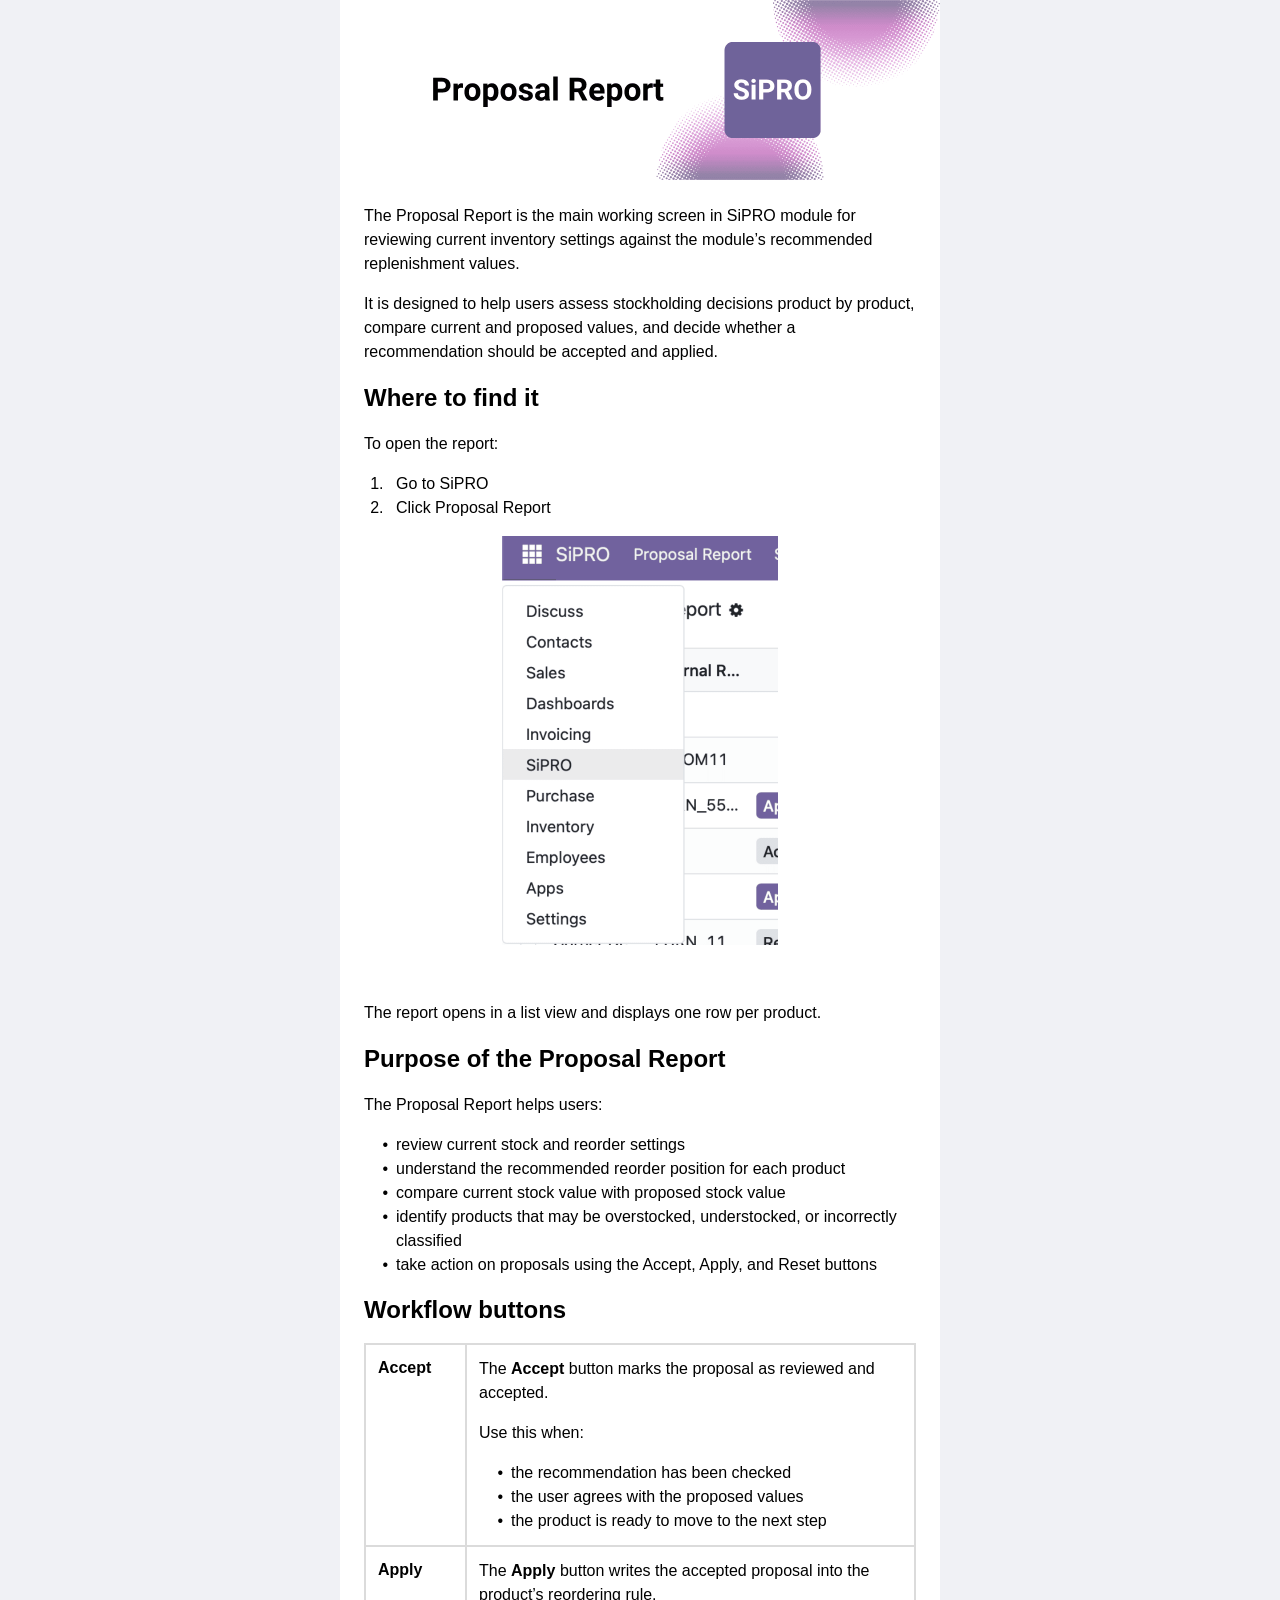
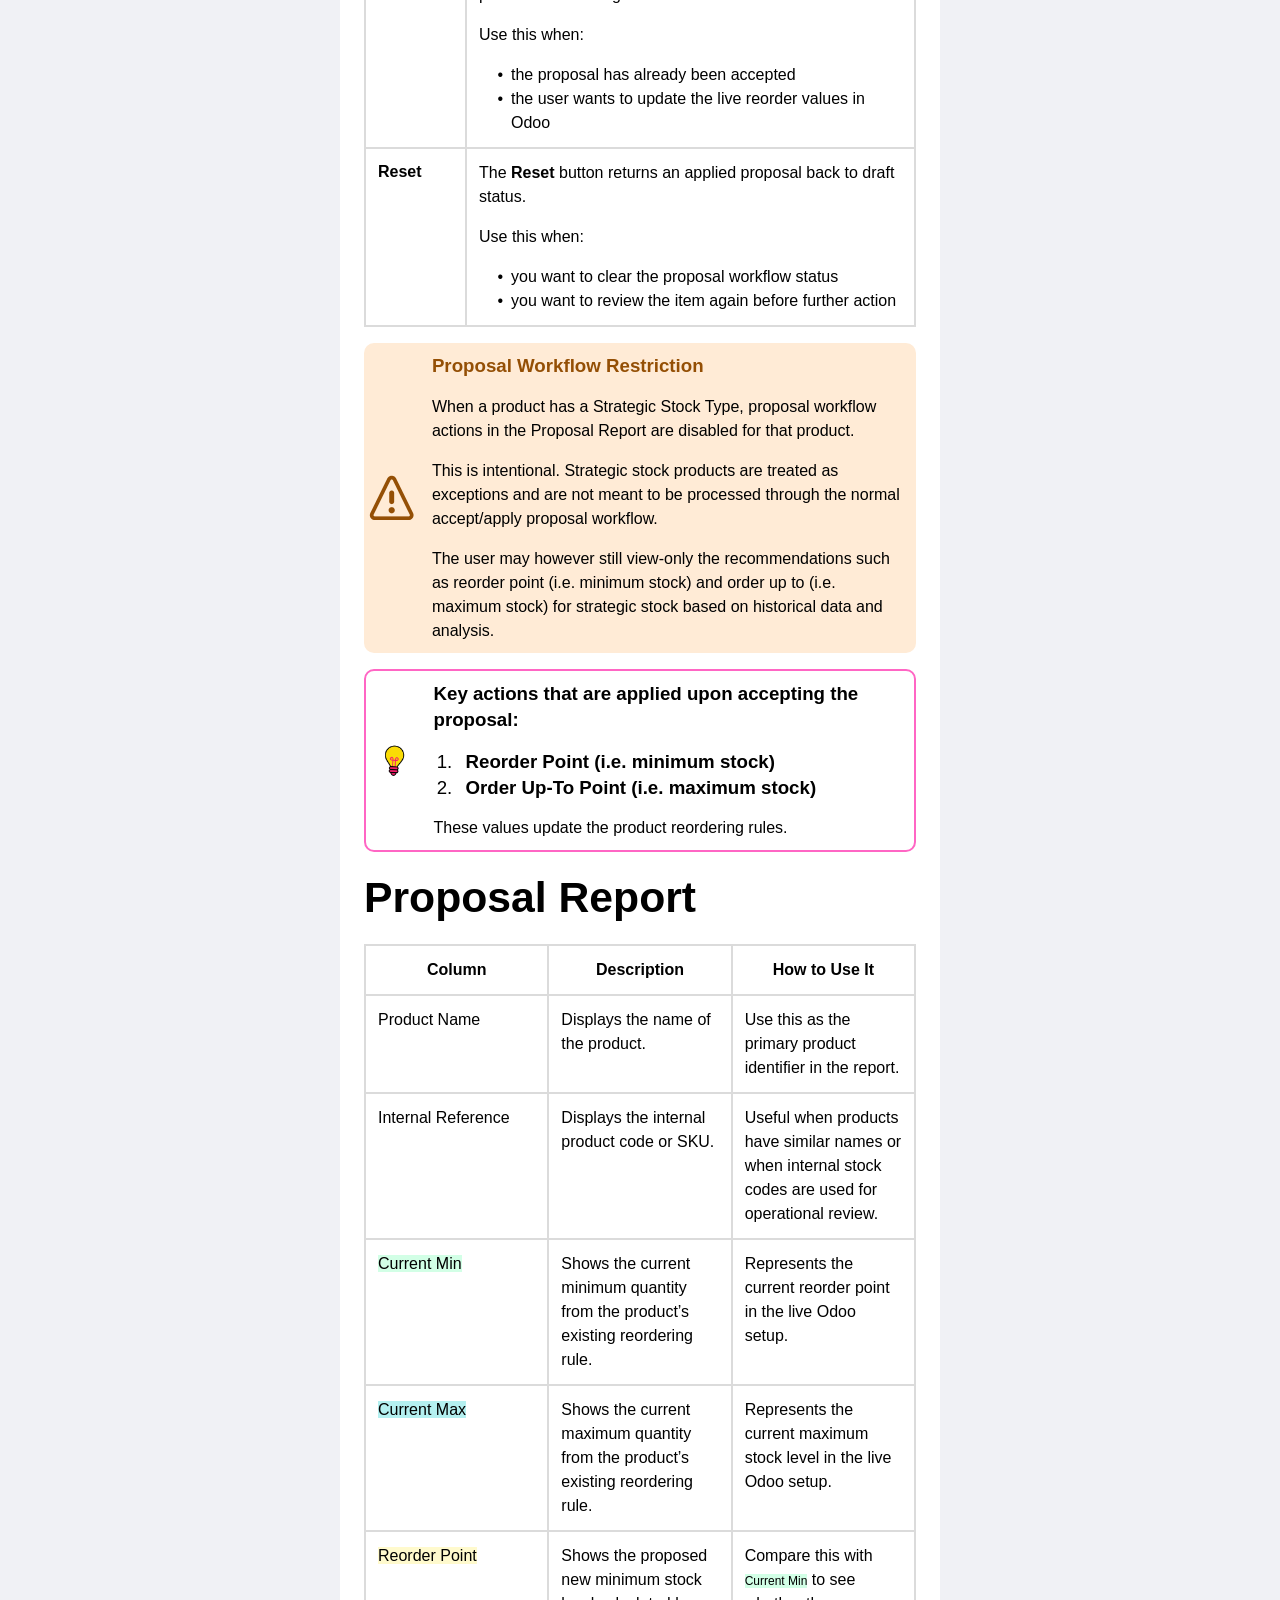
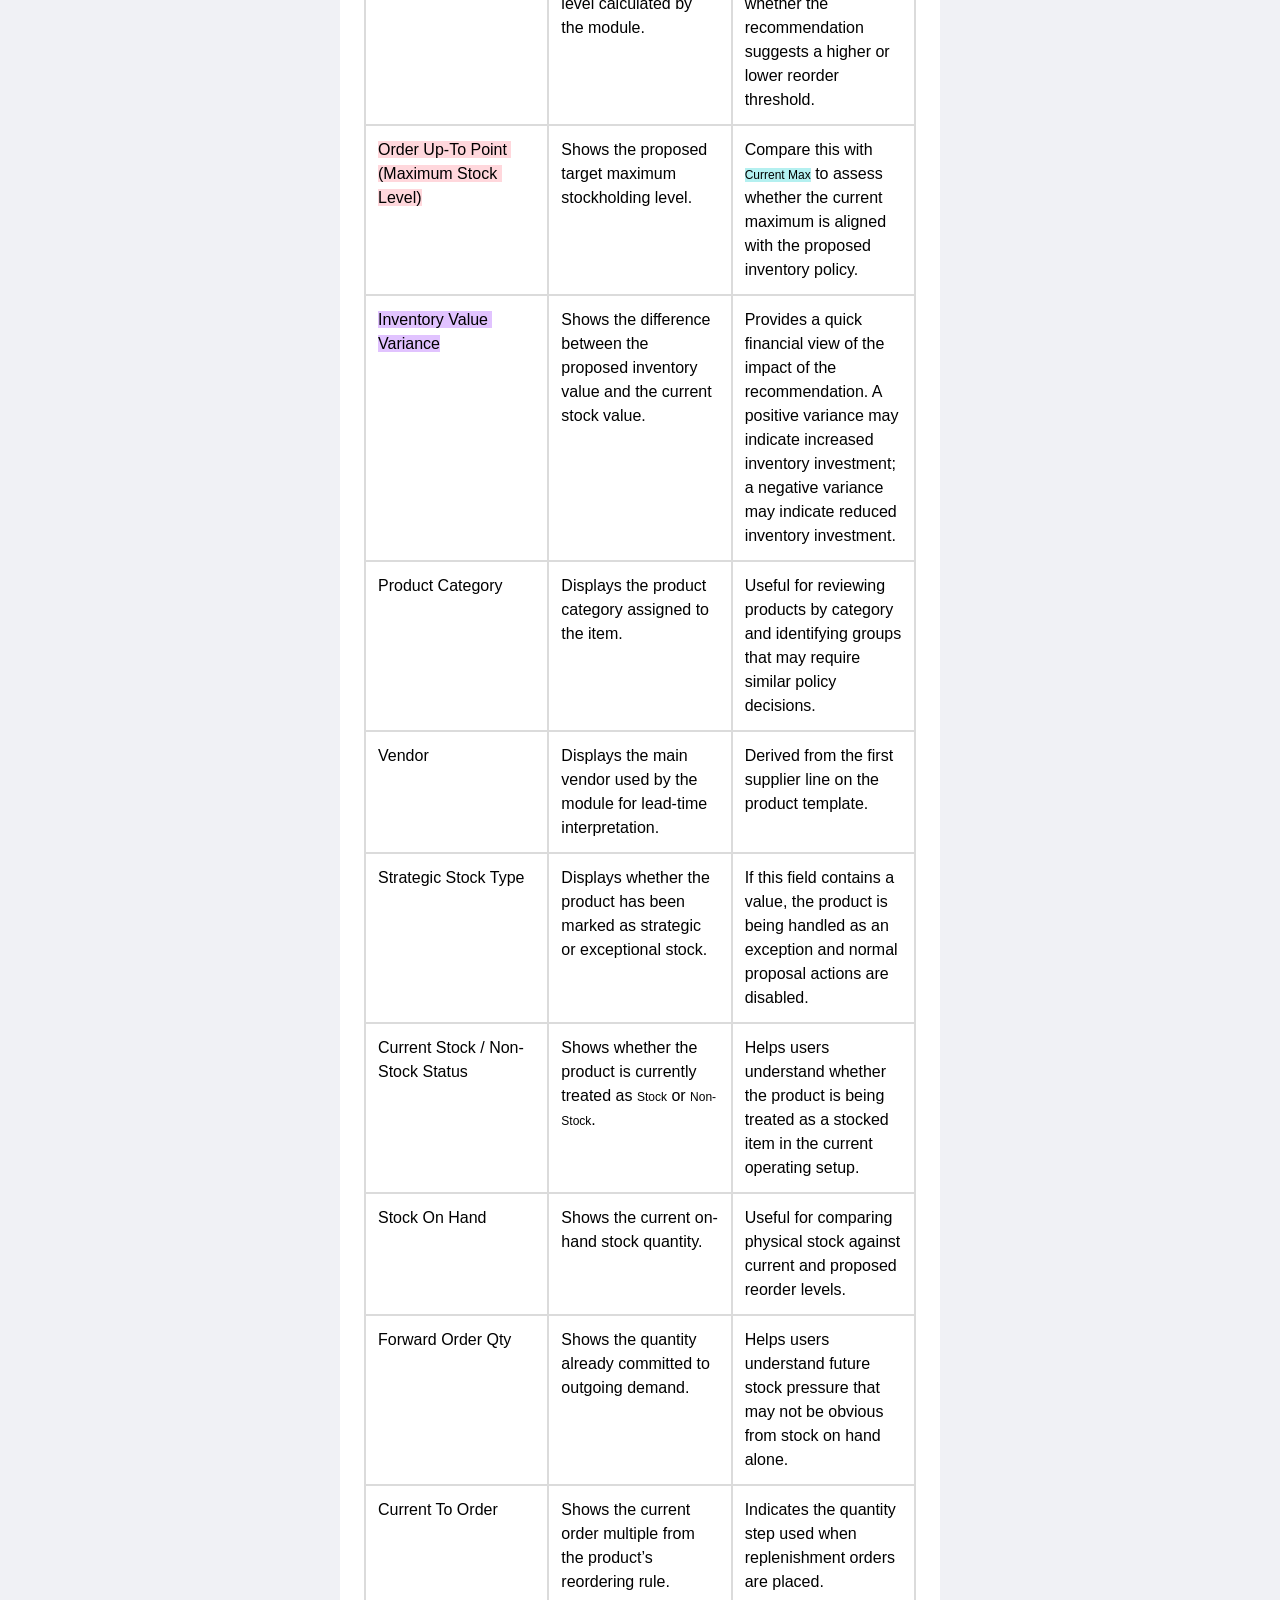
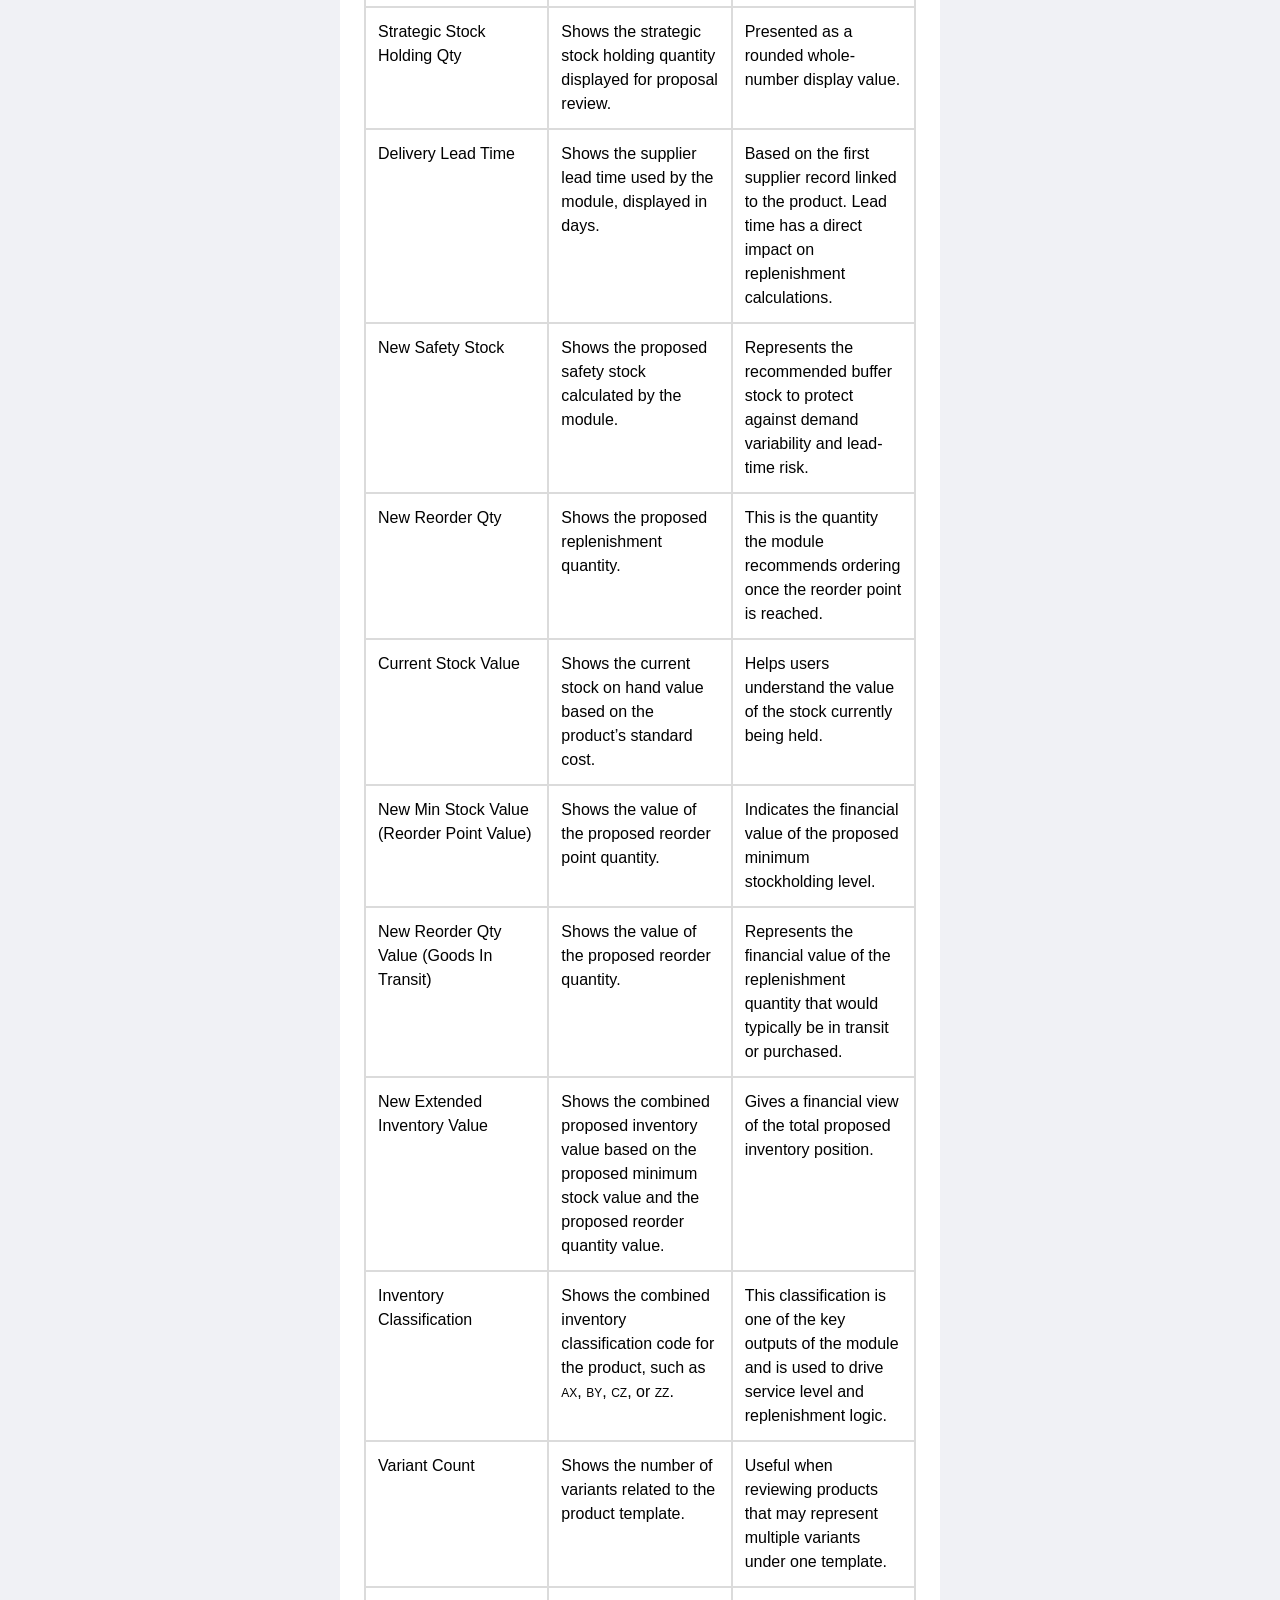
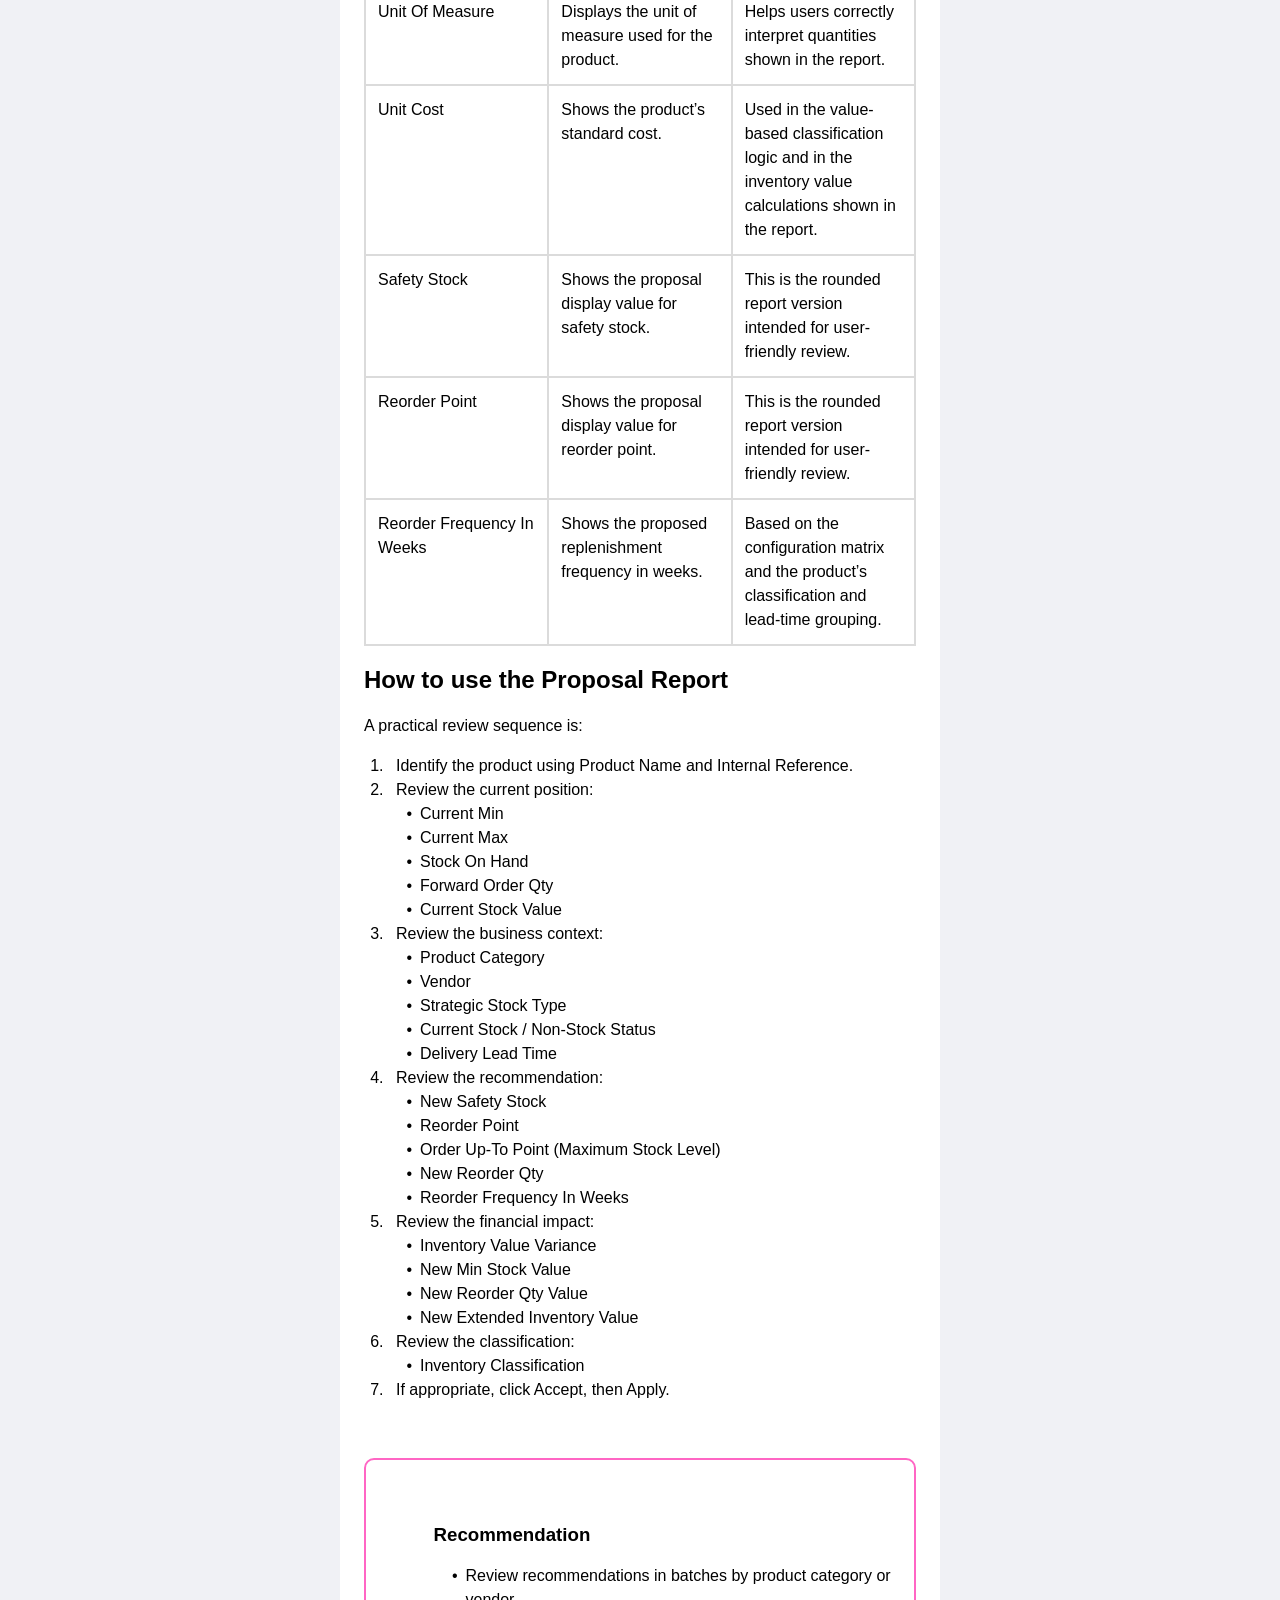
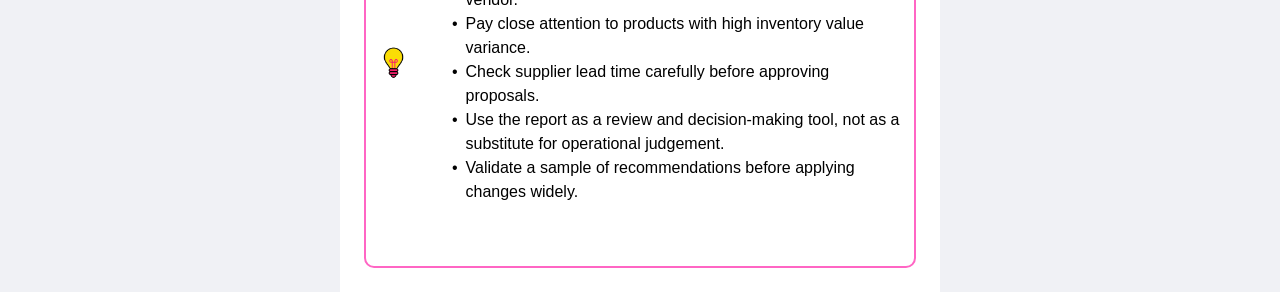
<file: public/guides/proposal_report_e/email.html>
<!DOCTYPE html PUBLIC "-//W3C//DTD XHTML 1.0 Transitional//EN" "http://www.w3.org/TR/xhtml1/DTD/xhtml1-transitional.dtd"><html xmlns:v="urn:schemas-microsoft-com:vml" xmlns:o="urn:schemas-microsoft-com:office:office"><head><meta name="viewport" content="width=device-width, initial-scale=1.0"><link rel="preload" as="image" href="images/d349123e9b11b661283c543af1d4e68b.png"><link rel="preload" as="image" href="images/e8e190b7c1087a024d0efd8fdc5f91b2.png"><link rel="preload" as="image" href="images/fea80e3b291aa34d08dd7b2c46c79b83.png"><link rel="preload" as="image" href="images/72f5edd0d8fe99bd3bcd53166f0a72d0.gif"><link rel="preload" as="image" href="images/4a699bc370fd2cbfadc6e69e1cc8438d.gif"><meta http-equiv="Content-Type" content="text/html; charset=UTF-8"><meta name="format-detection" content="telephone=no, date=no, address=no, email=no"><meta name="x-apple-disable-message-reformatting"><meta name="keywords" content="DAHImrHlcfc, BADir1GGk30"><style>body{margin:0;padding:0}table{mso-table-lspace:0;mso-table-rspace:0}p,span,h1,h2,h3,h4,h5,h6{margin:0;padding:0}p{line-height:inherit}a[x-apple-data-detectors]{color:inherit!important;text-decoration:inherit!important}#MessageViewBody a{color:inherit;text-decoration:none}img+div{display:none}</style><!--[if mso]><div>
                <noscript>
                  <xml>
                    <w:WordDocument xmlns:w="urn:schemas-microsoft-com:office:word">
                      <w:DontUseAdvancedTypographyReadingMail/>
                    </w:WordDocument>
                    <o:OfficeDocumentSettings>
                      <o:AllowPNG/>
                      <o:PixelsPerInch>96</o:PixelsPerInch>
                    </o:OfficeDocumentSettings>
                  </xml>
                </noscript></div><![endif]--><!--[if !mso]><!--><style>@media (max-width: 100px) {
        .layout-0 {
          display: none !important;
        }
      }
@media (max-width: 100px) and (min-width: 0px) {
        .layout-0-under-100 {
          display: table !important;
        }
      }</style><!--<![endif]--><!--[if !mso]><!--><style>@media (max-width: 100px) {
        .layout-1 {
          display: none !important;
        }
      }
@media (max-width: 100px) and (min-width: 0px) {
        .layout-1-under-100 {
          display: table !important;
        }
      }</style><!--<![endif]--><!--[if !mso]><!--><style>@media (max-width: 100px) {
        .layout-2 {
          display: none !important;
        }
      }
@media (max-width: 100px) and (min-width: 0px) {
        .layout-2-under-100 {
          display: table !important;
        }
      }</style><!--<![endif]--><style>@media(max-width:550px){.ers-fs-187{font-size:17.4px!important}.ers-fs-240{font-size:20px!important}.ers-fs-427{font-size:29.4px!important}}</style></head><body style="width:100%;-webkit-text-size-adjust:100%;text-size-adjust:100%;background-color:#f0f1f5;margin:0;padding:0"><table width="100%" border="0" cellpadding="0" cellspacing="0" bgcolor="#f0f1f5" style="background-color:#f0f1f5"><tbody><tr><td style="background-color:#f0f1f5"><!--[if mso]><center>
                    <table align="center" border="0" cellpadding="0" cellspacing="0" width="600">
                      <tbody>
                        <tr>
                          <td><![endif]--><table align="center" width="100%" border="0" cellpadding="0" cellspacing="0" role="presentation" style="max-width:600px;min-height:600px;margin:0 auto;background-color:#ffffff"><tbody><tr><td style="vertical-align:top"></td></tr><tr><td style="vertical-align:top"><table cellpadding="0" cellspacing="0" border="0" style="width:100%"><tbody><tr><td align="center"><table cellpadding="0" cellspacing="0" border="0" style="width:100%;max-width:600px"><tbody><tr><td style="width:100%;padding:0"><img src="images/d349123e9b11b661283c543af1d4e68b.png" width="600" height="180" style="display:block;width:100%;height:auto;max-width:100%"></td></tr></tbody></table></td></tr></tbody></table></td></tr><tr><td style="vertical-align:top;padding:0px
           0px
           0px
           0px"><table align="center" width="100%" border="0" cellpadding="0" cellspacing="0" role="presentation"><tbody><tr><td style="padding:24px 0 24px 0;vertical-align:top"><table align="center" width="100%" border="0" cellpadding="0" cellspacing="0" role="presentation" style="color:#000;font-style:normal;font-weight:normal;font-size:16px;line-height:1.4;letter-spacing:0;text-align:left;direction:ltr;border-collapse:collapse;font-family:Arial, Helvetica, sans-serif;white-space:normal;word-wrap:break-word;word-break:break-word"><tbody><tr><td dir="ltr" style="font-size:16px;font-family:&quot;Canva Sans&quot;, Arial, Helvetica, sans-serif;white-space:pre-wrap;text-align:left;padding:0px 24px 16px;line-height:1.5;mso-line-height-alt:24px">The Proposal Report is the main working screen in SiPRO module for reviewing current inventory settings against the module’s recommended replenishment values.<br></td></tr><tr><td dir="ltr" style="font-size:16px;font-family:&quot;Canva Sans&quot;, Arial, Helvetica, sans-serif;white-space:pre-wrap;text-align:left;padding:0px 24px 16px;line-height:1.5;mso-line-height-alt:24px">It is designed to help users assess stockholding decisions product by product, compare current and proposed values, and decide whether a recommendation should be accepted and applied.<br></td></tr><tr><td dir="ltr" class="ers-fs-240" style="font-size:24px;font-weight:700;font-family:&quot;Canva Sans&quot;, Arial, Helvetica, sans-serif;white-space:pre-wrap;text-align:left;padding:0px 24px 16px;line-height:1.5;mso-line-height-alt:36px">Where to find it<br></td></tr><tr><td dir="ltr" style="font-size:16px;font-family:&quot;Canva Sans&quot;, Arial, Helvetica, sans-serif;white-space:pre-wrap;text-align:left;padding:0px 24px 16px;line-height:1.5;mso-line-height-alt:24px">To open the report:<br></td></tr><tr><td dir="ltr" style="text-align:left;padding:0px 24px;line-height:1.5;mso-line-height-alt:24px;font-size:0"><table width="100%" cellpadding="0" cellspacing="0" style="border-collapse:collapse;font-family:Arial, Helvetica, sans-serif"><tbody><tr><td style="width:24px;vertical-align:top;padding-right:8px;text-align:right;white-space:nowrap"><span style="font-size:16px;color:#000;display:inline-block">1.&nbsp;</span></td><td style="font-size:16px;font-family:&quot;Canva Sans&quot;, Arial, Helvetica, sans-serif;white-space:pre-wrap;vertical-align:top">Go to SiPRO<br></td></tr></tbody></table></td></tr><tr><td dir="ltr" style="text-align:left;padding:0px 24px 16px;line-height:1.5;mso-line-height-alt:24px;font-size:0"><table width="100%" cellpadding="0" cellspacing="0" style="border-collapse:collapse;font-family:Arial, Helvetica, sans-serif"><tbody><tr><td style="width:24px;vertical-align:top;padding-right:8px;text-align:right;white-space:nowrap"><span style="font-size:16px;color:#000;display:inline-block">2.&nbsp;</span></td><td style="font-size:16px;font-family:&quot;Canva Sans&quot;, Arial, Helvetica, sans-serif;white-space:pre-wrap;vertical-align:top">Click Proposal Report<br></td></tr></tbody></table></td></tr><tr><td style="padding:0px 24px 16px"><table cellpadding="0" cellspacing="0" border="0" style="width:100%"><tbody><tr><td align="center"><table cellpadding="0" cellspacing="0" border="0" style="width:100%;max-width:276px"><tbody><tr><td style="width:100%;padding:24 0"><img src="images/e8e190b7c1087a024d0efd8fdc5f91b2.png" width="276" height="409" style="display:block;width:100%;height:auto;max-width:100%"></td></tr></tbody></table></td></tr></tbody></table></td></tr><tr><td dir="ltr" style="font-size:16px;font-family:&quot;Canva Sans&quot;, Arial, Helvetica, sans-serif;white-space:pre-wrap;text-align:left;padding:0px 24px 16px;line-height:1.5;mso-line-height-alt:24px;text-decoration:none">&nbsp;</td></tr><tr><td dir="ltr" style="font-size:16px;font-family:&quot;Canva Sans&quot;, Arial, Helvetica, sans-serif;white-space:pre-wrap;text-align:left;padding:0px 24px 16px;line-height:1.5;mso-line-height-alt:24px">The report opens in a list view and displays one row per product.<br></td></tr><tr><td dir="ltr" class="ers-fs-240" style="font-size:24px;font-weight:700;font-family:&quot;Canva Sans&quot;, Arial, Helvetica, sans-serif;white-space:pre-wrap;text-align:left;padding:0px 24px 16px;line-height:1.5;mso-line-height-alt:36px">Purpose of the Proposal Report<br></td></tr><tr><td dir="ltr" style="font-size:16px;font-family:&quot;Canva Sans&quot;, Arial, Helvetica, sans-serif;white-space:pre-wrap;text-align:left;padding:0px 24px 16px;line-height:1.5;mso-line-height-alt:24px">The Proposal Report helps users:<br></td></tr><tr><td dir="ltr" style="text-align:left;padding:0px 24px;line-height:1.5;mso-line-height-alt:24px;font-size:0"><table width="100%" cellpadding="0" cellspacing="0" style="border-collapse:collapse;font-family:Arial, Helvetica, sans-serif"><tbody><tr><td style="width:24px;vertical-align:top;padding-right:8px;text-align:right;white-space:nowrap"><span style="font-size:16px;color:#000;display:inline-block">•</span></td><td style="font-size:16px;font-family:&quot;Canva Sans&quot;, Arial, Helvetica, sans-serif;white-space:pre-wrap;vertical-align:top">review current stock and reorder settings<br></td></tr></tbody></table></td></tr><tr><td dir="ltr" style="text-align:left;padding:0px 24px;line-height:1.5;mso-line-height-alt:24px;font-size:0"><table width="100%" cellpadding="0" cellspacing="0" style="border-collapse:collapse;font-family:Arial, Helvetica, sans-serif"><tbody><tr><td style="width:24px;vertical-align:top;padding-right:8px;text-align:right;white-space:nowrap"><span style="font-size:16px;color:#000;display:inline-block">•</span></td><td style="font-size:16px;font-family:&quot;Canva Sans&quot;, Arial, Helvetica, sans-serif;white-space:pre-wrap;vertical-align:top">understand the recommended reorder position for each product<br></td></tr></tbody></table></td></tr><tr><td dir="ltr" style="text-align:left;padding:0px 24px;line-height:1.5;mso-line-height-alt:24px;font-size:0"><table width="100%" cellpadding="0" cellspacing="0" style="border-collapse:collapse;font-family:Arial, Helvetica, sans-serif"><tbody><tr><td style="width:24px;vertical-align:top;padding-right:8px;text-align:right;white-space:nowrap"><span style="font-size:16px;color:#000;display:inline-block">•</span></td><td style="font-size:16px;font-family:&quot;Canva Sans&quot;, Arial, Helvetica, sans-serif;white-space:pre-wrap;vertical-align:top">compare current stock value with proposed stock value<br></td></tr></tbody></table></td></tr><tr><td dir="ltr" style="text-align:left;padding:0px 24px;line-height:1.5;mso-line-height-alt:24px;font-size:0"><table width="100%" cellpadding="0" cellspacing="0" style="border-collapse:collapse;font-family:Arial, Helvetica, sans-serif"><tbody><tr><td style="width:24px;vertical-align:top;padding-right:8px;text-align:right;white-space:nowrap"><span style="font-size:16px;color:#000;display:inline-block">•</span></td><td style="font-size:16px;font-family:&quot;Canva Sans&quot;, Arial, Helvetica, sans-serif;white-space:pre-wrap;vertical-align:top">identify products that may be overstocked, understocked, or incorrectly classified<br></td></tr></tbody></table></td></tr><tr><td dir="ltr" style="text-align:left;padding:0px 24px 16px;line-height:1.5;mso-line-height-alt:24px;font-size:0"><table width="100%" cellpadding="0" cellspacing="0" style="border-collapse:collapse;font-family:Arial, Helvetica, sans-serif"><tbody><tr><td style="width:24px;vertical-align:top;padding-right:8px;text-align:right;white-space:nowrap"><span style="font-size:16px;color:#000;display:inline-block">•</span></td><td style="font-size:16px;font-family:&quot;Canva Sans&quot;, Arial, Helvetica, sans-serif;white-space:pre-wrap;vertical-align:top">take action on proposals using the Accept, Apply, and Reset buttons<br></td></tr></tbody></table></td></tr><tr><td dir="ltr" class="ers-fs-240" style="font-size:24px;font-weight:700;font-family:&quot;Canva Sans&quot;, Arial, Helvetica, sans-serif;white-space:pre-wrap;text-align:left;padding:0px 24px 16px;line-height:1.4;mso-line-height-alt:34px">Workflow buttons<br></td></tr><tr><td style="padding:0px 24px 16px"><table border="0" cellpadding="0" cellspacing="0" style="width:100%;border-collapse:collapse;border-spacing:0px;table-layout:fixed;direction:ltr"><tbody><tr><td width="18.297101449275363%" style="width:18.297101449275363%;box-sizing:border-box;font-size:0">&nbsp;</td><td width="81.34057971014492%" style="width:81.34057971014492%;box-sizing:border-box;font-size:0">&nbsp;</td></tr><tr><td rowspan="1" colspan="1" width="18%" height="26" style="padding:12px;vertical-align:top;box-sizing:border-box;width:18%;height:26px;border-top:2px solid #dbdbdb;border-bottom:2px solid #dbdbdb;border-left:2px solid #dbdbdb;border-right:2px solid #dbdbdb"><table align="center" width="100%" border="0" cellpadding="0" cellspacing="0" role="presentation" style="color:#000;font-style:normal;font-weight:normal;font-size:16px;line-height:1.4;letter-spacing:0;text-align:left;direction:ltr;border-collapse:collapse;font-family:Arial, Helvetica, sans-serif;white-space:normal;word-wrap:break-word;word-break:break-word"><tbody><tr><td dir="ltr" style="font-size:16px;font-weight:700;font-family:&quot;Canva Sans&quot;, Arial, Helvetica, sans-serif;white-space:pre-wrap;text-align:left;line-height:1.4;mso-line-height-alt:22px">Accept<br></td></tr></tbody></table></td><td rowspan="1" colspan="1" width="81%" height="26" style="padding:12px;vertical-align:top;box-sizing:border-box;width:81%;height:26px;border-top:2px solid #dbdbdb;border-bottom:2px solid #dbdbdb;border-left:2px solid #dbdbdb;border-right:2px solid #dbdbdb"><table align="center" width="100%" border="0" cellpadding="0" cellspacing="0" role="presentation" style="color:#000;font-style:normal;font-weight:normal;font-size:16px;line-height:1.4;letter-spacing:0;text-align:left;direction:ltr;border-collapse:collapse;font-family:Arial, Helvetica, sans-serif;white-space:normal;word-wrap:break-word;word-break:break-word"><tbody><tr><td dir="ltr" style="font-size:16px;font-family:&quot;Canva Sans&quot;, Arial, Helvetica, sans-serif;text-align:left;padding:0px 0px 16px;line-height:1.5;mso-line-height-alt:24px"><span style="white-space:pre-wrap">The </span><span style="font-weight:700;white-space:pre-wrap">Accept</span><span style="white-space:pre-wrap"> button marks the proposal as reviewed and accepted.</span><span style="white-space:pre-wrap"><br></span></td></tr><tr><td dir="ltr" style="font-size:16px;font-family:&quot;Canva Sans&quot;, Arial, Helvetica, sans-serif;white-space:pre-wrap;text-align:left;padding:0px 0px 16px;line-height:1.5;mso-line-height-alt:24px">Use this when:<br></td></tr><tr><td dir="ltr" style="text-align:left;line-height:1.5;mso-line-height-alt:24px;font-size:0"><table width="100%" cellpadding="0" cellspacing="0" style="border-collapse:collapse;font-family:Arial, Helvetica, sans-serif"><tbody><tr><td style="width:24px;vertical-align:top;padding-right:8px;text-align:right;white-space:nowrap"><span style="font-size:16px;color:#000;display:inline-block">•</span></td><td style="font-size:16px;font-family:&quot;Canva Sans&quot;, Arial, Helvetica, sans-serif;white-space:pre-wrap;vertical-align:top">the recommendation has been checked<br></td></tr></tbody></table></td></tr><tr><td dir="ltr" style="text-align:left;line-height:1.5;mso-line-height-alt:24px;font-size:0"><table width="100%" cellpadding="0" cellspacing="0" style="border-collapse:collapse;font-family:Arial, Helvetica, sans-serif"><tbody><tr><td style="width:24px;vertical-align:top;padding-right:8px;text-align:right;white-space:nowrap"><span style="font-size:16px;color:#000;display:inline-block">•</span></td><td style="font-size:16px;font-family:&quot;Canva Sans&quot;, Arial, Helvetica, sans-serif;white-space:pre-wrap;vertical-align:top">the user agrees with the proposed values<br></td></tr></tbody></table></td></tr><tr><td dir="ltr" style="text-align:left;line-height:1.5;mso-line-height-alt:24px;font-size:0"><table width="100%" cellpadding="0" cellspacing="0" style="border-collapse:collapse;font-family:Arial, Helvetica, sans-serif"><tbody><tr><td style="width:24px;vertical-align:top;padding-right:8px;text-align:right;white-space:nowrap"><span style="font-size:16px;color:#000;display:inline-block">•</span></td><td style="font-size:16px;font-family:&quot;Canva Sans&quot;, Arial, Helvetica, sans-serif;white-space:pre-wrap;vertical-align:top">the product is ready to move to the next step<br></td></tr></tbody></table></td></tr></tbody></table></td></tr><tr><td rowspan="1" colspan="1" width="18%" height="26" style="padding:12px;vertical-align:top;box-sizing:border-box;width:18%;height:26px;border-top:2px solid #dbdbdb;border-bottom:2px solid #dbdbdb;border-left:2px solid #dbdbdb;border-right:2px solid #dbdbdb"><table align="center" width="100%" border="0" cellpadding="0" cellspacing="0" role="presentation" style="color:#000;font-style:normal;font-weight:normal;font-size:16px;line-height:1.4;letter-spacing:0;text-align:left;direction:ltr;border-collapse:collapse;font-family:Arial, Helvetica, sans-serif;white-space:normal;word-wrap:break-word;word-break:break-word"><tbody><tr><td dir="ltr" style="font-size:16px;font-weight:700;font-family:&quot;Canva Sans&quot;, Arial, Helvetica, sans-serif;white-space:pre-wrap;text-align:left;line-height:1.4;mso-line-height-alt:22px">Apply<br></td></tr></tbody></table></td><td rowspan="1" colspan="1" width="81%" height="26" style="padding:12px;vertical-align:top;box-sizing:border-box;width:81%;height:26px;border-top:2px solid #dbdbdb;border-bottom:2px solid #dbdbdb;border-left:2px solid #dbdbdb;border-right:2px solid #dbdbdb"><table align="center" width="100%" border="0" cellpadding="0" cellspacing="0" role="presentation" style="color:#000;font-style:normal;font-weight:normal;font-size:16px;line-height:1.4;letter-spacing:0;text-align:left;direction:ltr;border-collapse:collapse;font-family:Arial, Helvetica, sans-serif;white-space:normal;word-wrap:break-word;word-break:break-word"><tbody><tr><td dir="ltr" style="font-size:16px;font-family:&quot;Canva Sans&quot;, Arial, Helvetica, sans-serif;text-align:left;padding:0px 0px 16px;line-height:1.5;mso-line-height-alt:24px"><span style="white-space:pre-wrap">The </span><span style="font-weight:700;white-space:pre-wrap">Apply</span><span style="white-space:pre-wrap"> button writes the accepted proposal into the product’s reordering rule.</span><span style="white-space:pre-wrap"><br></span></td></tr><tr><td dir="ltr" style="font-size:16px;font-family:&quot;Canva Sans&quot;, Arial, Helvetica, sans-serif;white-space:pre-wrap;text-align:left;padding:0px 0px 16px;line-height:1.5;mso-line-height-alt:24px">Use this when:<br></td></tr><tr><td dir="ltr" style="text-align:left;line-height:1.5;mso-line-height-alt:24px;font-size:0"><table width="100%" cellpadding="0" cellspacing="0" style="border-collapse:collapse;font-family:Arial, Helvetica, sans-serif"><tbody><tr><td style="width:24px;vertical-align:top;padding-right:8px;text-align:right;white-space:nowrap"><span style="font-size:16px;color:#000;display:inline-block">•</span></td><td style="font-size:16px;font-family:&quot;Canva Sans&quot;, Arial, Helvetica, sans-serif;white-space:pre-wrap;vertical-align:top">the proposal has already been accepted<br></td></tr></tbody></table></td></tr><tr><td dir="ltr" style="text-align:left;line-height:1.5;mso-line-height-alt:24px;font-size:0"><table width="100%" cellpadding="0" cellspacing="0" style="border-collapse:collapse;font-family:Arial, Helvetica, sans-serif"><tbody><tr><td style="width:24px;vertical-align:top;padding-right:8px;text-align:right;white-space:nowrap"><span style="font-size:16px;color:#000;display:inline-block">•</span></td><td style="font-size:16px;font-family:&quot;Canva Sans&quot;, Arial, Helvetica, sans-serif;white-space:pre-wrap;vertical-align:top">the user wants to update the live reorder values in Odoo<br></td></tr></tbody></table></td></tr></tbody></table></td></tr><tr><td rowspan="1" colspan="1" width="18%" height="26" style="padding:12px;vertical-align:top;box-sizing:border-box;width:18%;height:26px;border-top:2px solid #dbdbdb;border-bottom:2px solid #dbdbdb;border-left:2px solid #dbdbdb;border-right:2px solid #dbdbdb"><table align="center" width="100%" border="0" cellpadding="0" cellspacing="0" role="presentation" style="color:#000;font-style:normal;font-weight:normal;font-size:16px;line-height:1.4;letter-spacing:0;text-align:left;direction:ltr;border-collapse:collapse;font-family:Arial, Helvetica, sans-serif;white-space:normal;word-wrap:break-word;word-break:break-word"><tbody><tr><td dir="ltr" style="font-size:16px;font-weight:700;font-family:&quot;Canva Sans&quot;, Arial, Helvetica, sans-serif;white-space:pre-wrap;text-align:left;line-height:1.4;mso-line-height-alt:22px">Reset<br></td></tr></tbody></table></td><td rowspan="1" colspan="1" width="81%" height="26" style="padding:12px;vertical-align:top;box-sizing:border-box;width:81%;height:26px;border-top:2px solid #dbdbdb;border-bottom:2px solid #dbdbdb;border-left:2px solid #dbdbdb;border-right:2px solid #dbdbdb"><table align="center" width="100%" border="0" cellpadding="0" cellspacing="0" role="presentation" style="color:#000;font-style:normal;font-weight:normal;font-size:16px;line-height:1.4;letter-spacing:0;text-align:left;direction:ltr;border-collapse:collapse;font-family:Arial, Helvetica, sans-serif;white-space:normal;word-wrap:break-word;word-break:break-word"><tbody><tr><td dir="ltr" style="font-size:16px;font-family:&quot;Canva Sans&quot;, Arial, Helvetica, sans-serif;text-align:left;padding:0px 0px 16px;line-height:1.5;mso-line-height-alt:24px"><span style="white-space:pre-wrap">The </span><span style="font-weight:700;white-space:pre-wrap">Reset</span><span style="white-space:pre-wrap"> button returns an applied proposal back to draft status.</span><span style="white-space:pre-wrap"><br></span></td></tr><tr><td dir="ltr" style="font-size:16px;font-family:&quot;Canva Sans&quot;, Arial, Helvetica, sans-serif;white-space:pre-wrap;text-align:left;padding:0px 0px 16px;line-height:1.5;mso-line-height-alt:24px">Use this when:<br></td></tr><tr><td dir="ltr" style="text-align:left;line-height:1.5;mso-line-height-alt:24px;font-size:0"><table width="100%" cellpadding="0" cellspacing="0" style="border-collapse:collapse;font-family:Arial, Helvetica, sans-serif"><tbody><tr><td style="width:24px;vertical-align:top;padding-right:8px;text-align:right;white-space:nowrap"><span style="font-size:16px;color:#000;display:inline-block">•</span></td><td style="font-size:16px;font-family:&quot;Canva Sans&quot;, Arial, Helvetica, sans-serif;white-space:pre-wrap;vertical-align:top">you want to clear the proposal workflow status<br></td></tr></tbody></table></td></tr><tr><td dir="ltr" style="text-align:left;line-height:1.5;mso-line-height-alt:24px;font-size:0"><table width="100%" cellpadding="0" cellspacing="0" style="border-collapse:collapse;font-family:Arial, Helvetica, sans-serif"><tbody><tr><td style="width:24px;vertical-align:top;padding-right:8px;text-align:right;white-space:nowrap"><span style="font-size:16px;color:#000;display:inline-block">•</span></td><td style="font-size:16px;font-family:&quot;Canva Sans&quot;, Arial, Helvetica, sans-serif;white-space:pre-wrap;vertical-align:top">you want to review the item again before further action<br></td></tr></tbody></table></td></tr></tbody></table></td></tr></tbody></table></td></tr><tr><td style="padding:0px 24px 16px"><table border="0" cellpadding="0" cellspacing="0" class="layout-0" align="center" style="display:table;border-spacing:0px;border-collapse:separate;width:100%;max-width:100%;table-layout:fixed;margin:0 auto;background-color:#ffebd6;border-top-left-radius:10px;border-top-right-radius:10px;border-bottom-left-radius:10px;border-bottom-right-radius:10px"><tbody><tr><td style="text-align:center"><table border="0" cellpadding="0" cellspacing="0" style="border-spacing:0px;border-collapse:separate;width:100%;max-width:552px;table-layout:fixed;margin:0 auto"><tbody><tr><td width="9.95%" style="width:9.95%;box-sizing:border-box;vertical-align:middle;border-top-left-radius:0;border-top-right-radius:0;border-bottom-left-radius:0;border-bottom-right-radius:0"><table border="0" cellpadding="0" cellspacing="0" style="border-spacing:0px;border-collapse:separate;width:100%;table-layout:fixed"><tbody><tr><td style="padding:5px"><table align="center" width="100%" border="0" cellpadding="0" cellspacing="0" role="presentation" style="color:#000;font-style:normal;font-weight:normal;font-size:16px;line-height:1.4;letter-spacing:0;text-align:left;direction:ltr;border-collapse:collapse;font-family:Arial, Helvetica, sans-serif;white-space:normal;word-wrap:break-word;word-break:break-word"><tbody><tr><td><table cellpadding="0" cellspacing="0" border="0" style="width:100%"><tbody><tr><td align="center"><table cellpadding="0" cellspacing="0" border="0" style="width:100%;max-width:45px"><tbody><tr><td style="width:100%;padding:0"><img src="images/fea80e3b291aa34d08dd7b2c46c79b83.png" width="45" height="45" style="display:block;width:100%;height:auto;max-width:100%"></td></tr></tbody></table></td></tr></tbody></table></td></tr></tbody></table></td></tr></tbody></table></td><td width="3" style="width:3px;box-sizing:border-box;font-size:0">&nbsp;</td><td width="89.51%" style="width:89.51%;box-sizing:border-box;vertical-align:middle;border-top-left-radius:0;border-top-right-radius:0;border-bottom-left-radius:0;border-bottom-right-radius:0"><table border="0" cellpadding="0" cellspacing="0" style="border-spacing:0px;border-collapse:separate;width:100%;table-layout:fixed"><tbody><tr><td style="padding:10px"><table align="center" width="100%" border="0" cellpadding="0" cellspacing="0" role="presentation" style="color:#000;font-style:normal;font-weight:normal;font-size:16px;line-height:1.4;letter-spacing:0;text-align:left;direction:ltr;border-collapse:collapse;font-family:Arial, Helvetica, sans-serif;white-space:normal;word-wrap:break-word;word-break:break-word"><tbody><tr><td dir="ltr" class="ers-fs-187" style="color:#944f05;font-size:18.7px;font-weight:700;font-family:&quot;Canva Sans&quot;, Arial, Helvetica, sans-serif;white-space:pre-wrap;text-align:left;padding:0px 0px 16px;line-height:1.4;mso-line-height-alt:26px">Proposal Workflow Restriction<br></td></tr><tr><td dir="ltr" style="font-size:16px;font-family:&quot;Canva Sans&quot;, Arial, Helvetica, sans-serif;white-space:pre-wrap;text-align:left;padding:0px 0px 16px;line-height:1.5;mso-line-height-alt:24px">When a product has a Strategic Stock Type, proposal workflow actions in the Proposal Report are disabled for that product.<br></td></tr><tr><td dir="ltr" style="font-size:16px;font-family:&quot;Canva Sans&quot;, Arial, Helvetica, sans-serif;white-space:pre-wrap;text-align:left;padding:0px 0px 16px;line-height:1.5;mso-line-height-alt:24px">This is intentional. Strategic stock products are treated as exceptions and are not meant to be processed through the normal accept/apply proposal workflow.<br></td></tr><tr><td dir="ltr" style="font-size:16px;font-family:&quot;Canva Sans&quot;, Arial, Helvetica, sans-serif;white-space:pre-wrap;text-align:left;line-height:1.5;mso-line-height-alt:24px">The user may however still view-only the recommendations such as reorder point (i.e. minimum stock) and order up to (i.e. maximum stock) for strategic stock based on historical data and analysis.<br></td></tr></tbody></table></td></tr></tbody></table></td></tr></tbody></table></td></tr></tbody></table><!--[if !mso]><!--><table border="0" cellpadding="0" cellspacing="0" class="layout-0-under-100" align="center" style="display:none;border-spacing:0px;border-collapse:separate;width:100%;max-width:100%;table-layout:fixed;margin:0 auto;background-color:#ffebd6;border-top-left-radius:10px;border-top-right-radius:10px;border-bottom-left-radius:10px;border-bottom-right-radius:10px"><tbody><tr><td style="text-align:center"><table border="0" cellpadding="0" cellspacing="0" style="border-spacing:0px;border-collapse:separate;width:100%;max-width:100px;table-layout:fixed;margin:0 auto"><tbody><tr><td width="100.00%" style="width:100.00%;box-sizing:border-box;vertical-align:middle;border-top-left-radius:0;border-top-right-radius:0;border-bottom-left-radius:0;border-bottom-right-radius:0"><table border="0" cellpadding="0" cellspacing="0" style="border-spacing:0px;border-collapse:separate;width:100%;table-layout:fixed"><tbody><tr><td style="padding:5px"><table align="center" width="100%" border="0" cellpadding="0" cellspacing="0" role="presentation" style="color:#000;font-style:normal;font-weight:normal;font-size:16px;line-height:1.4;letter-spacing:0;text-align:left;direction:ltr;border-collapse:collapse;font-family:Arial, Helvetica, sans-serif;white-space:normal;word-wrap:break-word;word-break:break-word"><tbody><tr><td><table cellpadding="0" cellspacing="0" border="0" style="width:100%"><tbody><tr><td align="center"><table cellpadding="0" cellspacing="0" border="0" style="width:100%;max-width:45px"><tbody><tr><td style="width:100%;padding:0 0"><img src="images/fea80e3b291aa34d08dd7b2c46c79b83.png" width="45" height="45" style="display:block;width:100%;height:auto;max-width:100%"></td></tr></tbody></table></td></tr></tbody></table></td></tr></tbody></table></td></tr></tbody></table></td></tr><tr><td style="font-size:0;height:3px" height="3">&nbsp;</td></tr><tr><td width="100.00%" style="width:100.00%;box-sizing:border-box;vertical-align:middle;border-top-left-radius:0;border-top-right-radius:0;border-bottom-left-radius:0;border-bottom-right-radius:0"><table border="0" cellpadding="0" cellspacing="0" style="border-spacing:0px;border-collapse:separate;width:100%;table-layout:fixed"><tbody><tr><td style="padding:10px"><table align="center" width="100%" border="0" cellpadding="0" cellspacing="0" role="presentation" style="color:#000;font-style:normal;font-weight:normal;font-size:16px;line-height:1.4;letter-spacing:0;text-align:left;direction:ltr;border-collapse:collapse;font-family:Arial, Helvetica, sans-serif;white-space:normal;word-wrap:break-word;word-break:break-word"><tbody><tr><td dir="ltr" class="ers-fs-187" style="color:#944f05;font-size:18.7px;font-weight:700;font-family:&quot;Canva Sans&quot;, Arial, Helvetica, sans-serif;white-space:pre-wrap;text-align:left;padding:0px 0px 16px;line-height:1.4;mso-line-height-alt:26px">Proposal Workflow Restriction<br></td></tr><tr><td dir="ltr" style="font-size:16px;font-family:&quot;Canva Sans&quot;, Arial, Helvetica, sans-serif;white-space:pre-wrap;text-align:left;padding:0px 0px 16px;line-height:1.5;mso-line-height-alt:24px">When a product has a Strategic Stock Type, proposal workflow actions in the Proposal Report are disabled for that product.<br></td></tr><tr><td dir="ltr" style="font-size:16px;font-family:&quot;Canva Sans&quot;, Arial, Helvetica, sans-serif;white-space:pre-wrap;text-align:left;padding:0px 0px 16px;line-height:1.5;mso-line-height-alt:24px">This is intentional. Strategic stock products are treated as exceptions and are not meant to be processed through the normal accept/apply proposal workflow.<br></td></tr><tr><td dir="ltr" style="font-size:16px;font-family:&quot;Canva Sans&quot;, Arial, Helvetica, sans-serif;white-space:pre-wrap;text-align:left;line-height:1.5;mso-line-height-alt:24px">The user may however still view-only the recommendations such as reorder point (i.e. minimum stock) and order up to (i.e. maximum stock) for strategic stock based on historical data and analysis.<br></td></tr></tbody></table></td></tr></tbody></table></td></tr></tbody></table></td></tr></tbody></table><!--<![endif]--></td></tr><tr><td style="padding:0px 24px 16px"><table border="0" cellpadding="0" cellspacing="0" class="layout-1" align="center" style="display:table;border-spacing:0px;border-collapse:separate;width:100%;max-width:100%;table-layout:fixed;margin:0 auto;border-top:2px solid #ff66c4;border-bottom:2px solid #ff66c4;border-left:2px solid #ff66c4;border-right:2px solid #ff66c4;border-top-left-radius:10px;border-top-right-radius:10px;border-bottom-left-radius:10px;border-bottom-right-radius:10px"><tbody><tr><td style="text-align:center"><table border="0" cellpadding="0" cellspacing="0" style="border-spacing:0px;border-collapse:separate;width:100%;max-width:552px;table-layout:fixed;margin:0 auto"><tbody><tr><td width="9.95%" style="width:9.95%;box-sizing:border-box;vertical-align:middle;border-top-left-radius:0;border-top-right-radius:0;border-bottom-left-radius:0;border-bottom-right-radius:0"><table border="0" cellpadding="0" cellspacing="0" style="border-spacing:0px;border-collapse:separate;width:100%;table-layout:fixed"><tbody><tr><td style="padding:5px"><table align="center" width="100%" border="0" cellpadding="0" cellspacing="0" role="presentation" style="color:#000;font-style:normal;font-weight:normal;font-size:16px;line-height:1.4;letter-spacing:0;text-align:left;direction:ltr;border-collapse:collapse;font-family:Arial, Helvetica, sans-serif;white-space:normal;word-wrap:break-word;word-break:break-word"><tbody><tr><td><table cellpadding="0" cellspacing="0" border="0" style="width:100%"><tbody><tr><td align="center"><table cellpadding="0" cellspacing="0" border="0" style="width:100%;max-width:45px"><tbody><tr><td style="width:100%;padding:0"><img src="images/72f5edd0d8fe99bd3bcd53166f0a72d0.gif" width="45" height="45" style="display:block;width:100%;height:auto;max-width:100%"></td></tr></tbody></table></td></tr></tbody></table></td></tr></tbody></table></td></tr></tbody></table></td><td width="3" style="width:3px;box-sizing:border-box;font-size:0">&nbsp;</td><td width="89.51%" style="width:89.51%;box-sizing:border-box;vertical-align:middle;border-top-left-radius:0;border-top-right-radius:0;border-bottom-left-radius:0;border-bottom-right-radius:0"><table border="0" cellpadding="0" cellspacing="0" style="border-spacing:0px;border-collapse:separate;width:100%;table-layout:fixed"><tbody><tr><td style="padding:10px"><table align="center" width="100%" border="0" cellpadding="0" cellspacing="0" role="presentation" style="color:#000;font-style:normal;font-weight:normal;font-size:16px;line-height:1.4;letter-spacing:0;text-align:left;direction:ltr;border-collapse:collapse;font-family:Arial, Helvetica, sans-serif;white-space:normal;word-wrap:break-word;word-break:break-word"><tbody><tr><td dir="ltr" class="ers-fs-187" style="font-size:18.7px;font-weight:700;font-family:&quot;Canva Sans&quot;, Arial, Helvetica, sans-serif;white-space:pre-wrap;text-align:left;padding:0px 0px 16px;line-height:1.4;mso-line-height-alt:26px">Key actions that are applied upon accepting the proposal:<br></td></tr><tr><td dir="ltr" style="text-align:left;line-height:1.4;mso-line-height-alt:26px;font-size:0"><table width="100%" cellpadding="0" cellspacing="0" style="border-collapse:collapse;font-family:Arial, Helvetica, sans-serif"><tbody><tr><td style="width:24px;vertical-align:top;padding-right:8px;text-align:right;white-space:nowrap"><span class="ers-fs-187" style="font-size:18.7px;color:#000;display:inline-block">1.&nbsp;</span></td><td class="ers-fs-187" style="font-size:18.7px;font-weight:700;font-family:&quot;Canva Sans&quot;, Arial, Helvetica, sans-serif;white-space:pre-wrap;vertical-align:top">Reorder Point (i.e. minimum stock)<br></td></tr></tbody></table></td></tr><tr><td dir="ltr" style="text-align:left;padding:0px 0px 16px;line-height:1.4;mso-line-height-alt:26px;font-size:0"><table width="100%" cellpadding="0" cellspacing="0" style="border-collapse:collapse;font-family:Arial, Helvetica, sans-serif"><tbody><tr><td style="width:24px;vertical-align:top;padding-right:8px;text-align:right;white-space:nowrap"><span class="ers-fs-187" style="font-size:18.7px;color:#000;display:inline-block">2.&nbsp;</span></td><td class="ers-fs-187" style="font-size:18.7px;font-weight:700;font-family:&quot;Canva Sans&quot;, Arial, Helvetica, sans-serif;white-space:pre-wrap;vertical-align:top">Order Up-To Point (i.e. maximum stock)<br></td></tr></tbody></table></td></tr><tr><td dir="ltr" style="font-size:16px;font-family:&quot;Canva Sans&quot;, Arial, Helvetica, sans-serif;white-space:pre-wrap;text-align:left;line-height:1.4;mso-line-height-alt:22px">These values update the product reordering rules.<br></td></tr></tbody></table></td></tr></tbody></table></td></tr></tbody></table></td></tr></tbody></table><!--[if !mso]><!--><table border="0" cellpadding="0" cellspacing="0" class="layout-1-under-100" align="center" style="display:none;border-spacing:0px;border-collapse:separate;width:100%;max-width:100%;table-layout:fixed;margin:0 auto;border-top:2px solid #ff66c4;border-bottom:2px solid #ff66c4;border-left:2px solid #ff66c4;border-right:2px solid #ff66c4;border-top-left-radius:10px;border-top-right-radius:10px;border-bottom-left-radius:10px;border-bottom-right-radius:10px"><tbody><tr><td style="text-align:center"><table border="0" cellpadding="0" cellspacing="0" style="border-spacing:0px;border-collapse:separate;width:100%;max-width:100px;table-layout:fixed;margin:0 auto"><tbody><tr><td width="100.00%" style="width:100.00%;box-sizing:border-box;vertical-align:middle;border-top-left-radius:0;border-top-right-radius:0;border-bottom-left-radius:0;border-bottom-right-radius:0"><table border="0" cellpadding="0" cellspacing="0" style="border-spacing:0px;border-collapse:separate;width:100%;table-layout:fixed"><tbody><tr><td style="padding:5px"><table align="center" width="100%" border="0" cellpadding="0" cellspacing="0" role="presentation" style="color:#000;font-style:normal;font-weight:normal;font-size:16px;line-height:1.4;letter-spacing:0;text-align:left;direction:ltr;border-collapse:collapse;font-family:Arial, Helvetica, sans-serif;white-space:normal;word-wrap:break-word;word-break:break-word"><tbody><tr><td><table cellpadding="0" cellspacing="0" border="0" style="width:100%"><tbody><tr><td align="center"><table cellpadding="0" cellspacing="0" border="0" style="width:100%;max-width:90px"><tbody><tr><td style="width:100%;padding:0"><img src="images/72f5edd0d8fe99bd3bcd53166f0a72d0.gif" width="90" height="90" style="display:block;width:100%;height:auto;max-width:100%"></td></tr></tbody></table></td></tr></tbody></table></td></tr></tbody></table></td></tr></tbody></table></td></tr><tr><td style="font-size:0;height:3px" height="3">&nbsp;</td></tr><tr><td width="100.00%" style="width:100.00%;box-sizing:border-box;vertical-align:middle;border-top-left-radius:0;border-top-right-radius:0;border-bottom-left-radius:0;border-bottom-right-radius:0"><table border="0" cellpadding="0" cellspacing="0" style="border-spacing:0px;border-collapse:separate;width:100%;table-layout:fixed"><tbody><tr><td style="padding:10px"><table align="center" width="100%" border="0" cellpadding="0" cellspacing="0" role="presentation" style="color:#000;font-style:normal;font-weight:normal;font-size:16px;line-height:1.4;letter-spacing:0;text-align:left;direction:ltr;border-collapse:collapse;font-family:Arial, Helvetica, sans-serif;white-space:normal;word-wrap:break-word;word-break:break-word"><tbody><tr><td dir="ltr" class="ers-fs-187" style="font-size:18.7px;font-weight:700;font-family:&quot;Canva Sans&quot;, Arial, Helvetica, sans-serif;white-space:pre-wrap;text-align:left;padding:0px 0px 16px;line-height:1.4;mso-line-height-alt:26px">Key actions that are applied upon accepting the proposal:<br></td></tr><tr><td dir="ltr" style="text-align:left;line-height:1.4;mso-line-height-alt:26px;font-size:0"><table width="100%" cellpadding="0" cellspacing="0" style="border-collapse:collapse;font-family:Arial, Helvetica, sans-serif"><tbody><tr><td style="width:24px;vertical-align:top;padding-right:8px;text-align:right;white-space:nowrap"><span class="ers-fs-187" style="font-size:18.7px;color:#000;display:inline-block">1.&nbsp;</span></td><td class="ers-fs-187" style="font-size:18.7px;font-weight:700;font-family:&quot;Canva Sans&quot;, Arial, Helvetica, sans-serif;white-space:pre-wrap;vertical-align:top">Reorder Point (i.e. minimum stock)<br></td></tr></tbody></table></td></tr><tr><td dir="ltr" style="text-align:left;padding:0px 0px 16px;line-height:1.4;mso-line-height-alt:26px;font-size:0"><table width="100%" cellpadding="0" cellspacing="0" style="border-collapse:collapse;font-family:Arial, Helvetica, sans-serif"><tbody><tr><td style="width:24px;vertical-align:top;padding-right:8px;text-align:right;white-space:nowrap"><span class="ers-fs-187" style="font-size:18.7px;color:#000;display:inline-block">2.&nbsp;</span></td><td class="ers-fs-187" style="font-size:18.7px;font-weight:700;font-family:&quot;Canva Sans&quot;, Arial, Helvetica, sans-serif;white-space:pre-wrap;vertical-align:top">Order Up-To Point (i.e. maximum stock)<br></td></tr></tbody></table></td></tr><tr><td dir="ltr" style="font-size:16px;font-family:&quot;Canva Sans&quot;, Arial, Helvetica, sans-serif;white-space:pre-wrap;text-align:left;line-height:1.4;mso-line-height-alt:22px">These values update the product reordering rules.<br></td></tr></tbody></table></td></tr></tbody></table></td></tr></tbody></table></td></tr></tbody></table><!--<![endif]--></td></tr><tr><td dir="ltr" class="ers-fs-427" style="font-size:42.7px;font-weight:700;font-family:&quot;Canva Sans&quot;, Arial, Helvetica, sans-serif;white-space:pre-wrap;text-align:left;padding:0px 24px 16px;line-height:1.4;mso-line-height-alt:60px">Proposal Report<br></td></tr><tr><td style="padding:0px 24px 16px"><table border="0" cellpadding="0" cellspacing="0" style="width:100%;border-collapse:collapse;border-spacing:0px;table-layout:fixed;direction:ltr"><tbody><tr><td width="33.21256038647343%" style="width:33.21256038647343%;box-sizing:border-box;font-size:0">&nbsp;</td><td width="33.21256038647343%" style="width:33.21256038647343%;box-sizing:border-box;font-size:0">&nbsp;</td><td width="33.21256038647343%" style="width:33.21256038647343%;box-sizing:border-box;font-size:0">&nbsp;</td></tr><tr><td rowspan="1" colspan="1" width="33%" height="26" style="padding:12px;vertical-align:top;box-sizing:border-box;width:33%;height:26px;border-top:2px solid #dbdbdb;border-bottom:2px solid #dbdbdb;border-left:2px solid #dbdbdb;border-right:2px solid #dbdbdb"><table align="center" width="100%" border="0" cellpadding="0" cellspacing="0" role="presentation" style="color:#000;font-style:normal;font-weight:normal;font-size:16px;line-height:1.4;letter-spacing:0;text-align:left;direction:ltr;border-collapse:collapse;font-family:Arial, Helvetica, sans-serif;white-space:normal;word-wrap:break-word;word-break:break-word"><tbody><tr><td dir="ltr" style="font-size:16px;font-weight:700;font-family:&quot;Canva Sans&quot;, Arial, Helvetica, sans-serif;white-space:pre-wrap;text-align:center;line-height:1.5;mso-line-height-alt:24px">Column<br></td></tr></tbody></table></td><td rowspan="1" colspan="1" width="33%" height="26" style="padding:12px;vertical-align:top;box-sizing:border-box;width:33%;height:26px;border-top:2px solid #dbdbdb;border-bottom:2px solid #dbdbdb;border-left:2px solid #dbdbdb;border-right:2px solid #dbdbdb"><table align="center" width="100%" border="0" cellpadding="0" cellspacing="0" role="presentation" style="color:#000;font-style:normal;font-weight:normal;font-size:16px;line-height:1.4;letter-spacing:0;text-align:left;direction:ltr;border-collapse:collapse;font-family:Arial, Helvetica, sans-serif;white-space:normal;word-wrap:break-word;word-break:break-word"><tbody><tr><td dir="ltr" style="font-size:16px;font-weight:700;font-family:&quot;Canva Sans&quot;, Arial, Helvetica, sans-serif;white-space:pre-wrap;text-align:center;line-height:1.5;mso-line-height-alt:24px">Description<br></td></tr></tbody></table></td><td rowspan="1" colspan="1" width="33%" height="26" style="padding:12px;vertical-align:top;box-sizing:border-box;width:33%;height:26px;border-top:2px solid #dbdbdb;border-bottom:2px solid #dbdbdb;border-left:2px solid #dbdbdb;border-right:2px solid #dbdbdb"><table align="center" width="100%" border="0" cellpadding="0" cellspacing="0" role="presentation" style="color:#000;font-style:normal;font-weight:normal;font-size:16px;line-height:1.4;letter-spacing:0;text-align:left;direction:ltr;border-collapse:collapse;font-family:Arial, Helvetica, sans-serif;white-space:normal;word-wrap:break-word;word-break:break-word"><tbody><tr><td dir="ltr" style="font-size:16px;font-weight:700;font-family:&quot;Canva Sans&quot;, Arial, Helvetica, sans-serif;white-space:pre-wrap;text-align:center;line-height:1.5;mso-line-height-alt:24px">How to Use It<br></td></tr></tbody></table></td></tr><tr><td rowspan="1" colspan="1" width="33%" height="26" style="padding:12px;vertical-align:top;box-sizing:border-box;width:33%;height:26px;border-top:2px solid #dbdbdb;border-bottom:2px solid #dbdbdb;border-left:2px solid #dbdbdb;border-right:2px solid #dbdbdb"><table align="center" width="100%" border="0" cellpadding="0" cellspacing="0" role="presentation" style="color:#000;font-style:normal;font-weight:normal;font-size:16px;line-height:1.4;letter-spacing:0;text-align:left;direction:ltr;border-collapse:collapse;font-family:Arial, Helvetica, sans-serif;white-space:normal;word-wrap:break-word;word-break:break-word"><tbody><tr><td dir="ltr" style="font-size:16px;font-family:&quot;Canva Sans&quot;, Arial, Helvetica, sans-serif;white-space:pre-wrap;text-align:left;line-height:1.5;mso-line-height-alt:24px">Product Name<br></td></tr></tbody></table></td><td rowspan="1" colspan="1" width="33%" height="26" style="padding:12px;vertical-align:top;box-sizing:border-box;width:33%;height:26px;border-top:2px solid #dbdbdb;border-bottom:2px solid #dbdbdb;border-left:2px solid #dbdbdb;border-right:2px solid #dbdbdb"><table align="center" width="100%" border="0" cellpadding="0" cellspacing="0" role="presentation" style="color:#000;font-style:normal;font-weight:normal;font-size:16px;line-height:1.4;letter-spacing:0;text-align:left;direction:ltr;border-collapse:collapse;font-family:Arial, Helvetica, sans-serif;white-space:normal;word-wrap:break-word;word-break:break-word"><tbody><tr><td dir="ltr" style="font-size:16px;font-family:&quot;Canva Sans&quot;, Arial, Helvetica, sans-serif;white-space:pre-wrap;text-align:left;line-height:1.5;mso-line-height-alt:24px">Displays the name of the product.<br></td></tr></tbody></table></td><td rowspan="1" colspan="1" width="33%" height="26" style="padding:12px;vertical-align:top;box-sizing:border-box;width:33%;height:26px;border-top:2px solid #dbdbdb;border-bottom:2px solid #dbdbdb;border-left:2px solid #dbdbdb;border-right:2px solid #dbdbdb"><table align="center" width="100%" border="0" cellpadding="0" cellspacing="0" role="presentation" style="color:#000;font-style:normal;font-weight:normal;font-size:16px;line-height:1.4;letter-spacing:0;text-align:left;direction:ltr;border-collapse:collapse;font-family:Arial, Helvetica, sans-serif;white-space:normal;word-wrap:break-word;word-break:break-word"><tbody><tr><td dir="ltr" style="font-size:16px;font-family:&quot;Canva Sans&quot;, Arial, Helvetica, sans-serif;white-space:pre-wrap;text-align:left;line-height:1.5;mso-line-height-alt:24px">Use this as the primary product identifier in the report.<br></td></tr></tbody></table></td></tr><tr><td rowspan="1" colspan="1" width="33%" height="26" style="padding:12px;vertical-align:top;box-sizing:border-box;width:33%;height:26px;border-top:2px solid #dbdbdb;border-bottom:2px solid #dbdbdb;border-left:2px solid #dbdbdb;border-right:2px solid #dbdbdb"><table align="center" width="100%" border="0" cellpadding="0" cellspacing="0" role="presentation" style="color:#000;font-style:normal;font-weight:normal;font-size:16px;line-height:1.4;letter-spacing:0;text-align:left;direction:ltr;border-collapse:collapse;font-family:Arial, Helvetica, sans-serif;white-space:normal;word-wrap:break-word;word-break:break-word"><tbody><tr><td dir="ltr" style="font-size:16px;font-family:&quot;Canva Sans&quot;, Arial, Helvetica, sans-serif;white-space:pre-wrap;text-align:left;line-height:1.5;mso-line-height-alt:24px">Internal Reference<br></td></tr></tbody></table></td><td rowspan="1" colspan="1" width="33%" height="26" style="padding:12px;vertical-align:top;box-sizing:border-box;width:33%;height:26px;border-top:2px solid #dbdbdb;border-bottom:2px solid #dbdbdb;border-left:2px solid #dbdbdb;border-right:2px solid #dbdbdb"><table align="center" width="100%" border="0" cellpadding="0" cellspacing="0" role="presentation" style="color:#000;font-style:normal;font-weight:normal;font-size:16px;line-height:1.4;letter-spacing:0;text-align:left;direction:ltr;border-collapse:collapse;font-family:Arial, Helvetica, sans-serif;white-space:normal;word-wrap:break-word;word-break:break-word"><tbody><tr><td dir="ltr" style="font-size:16px;font-family:&quot;Canva Sans&quot;, Arial, Helvetica, sans-serif;white-space:pre-wrap;text-align:left;line-height:1.5;mso-line-height-alt:24px">Displays the internal product code or SKU.<br></td></tr></tbody></table></td><td rowspan="1" colspan="1" width="33%" height="26" style="padding:12px;vertical-align:top;box-sizing:border-box;width:33%;height:26px;border-top:2px solid #dbdbdb;border-bottom:2px solid #dbdbdb;border-left:2px solid #dbdbdb;border-right:2px solid #dbdbdb"><table align="center" width="100%" border="0" cellpadding="0" cellspacing="0" role="presentation" style="color:#000;font-style:normal;font-weight:normal;font-size:16px;line-height:1.4;letter-spacing:0;text-align:left;direction:ltr;border-collapse:collapse;font-family:Arial, Helvetica, sans-serif;white-space:normal;word-wrap:break-word;word-break:break-word"><tbody><tr><td dir="ltr" style="font-size:16px;font-family:&quot;Canva Sans&quot;, Arial, Helvetica, sans-serif;white-space:pre-wrap;text-align:left;line-height:1.5;mso-line-height-alt:24px">Useful when products have similar names or when internal stock codes are used for operational review.<br></td></tr></tbody></table></td></tr><tr><td rowspan="1" colspan="1" width="33%" height="26" style="padding:12px;vertical-align:top;box-sizing:border-box;width:33%;height:26px;border-top:2px solid #dbdbdb;border-bottom:2px solid #dbdbdb;border-left:2px solid #dbdbdb;border-right:2px solid #dbdbdb"><table align="center" width="100%" border="0" cellpadding="0" cellspacing="0" role="presentation" style="color:#000;font-style:normal;font-weight:normal;font-size:16px;line-height:1.4;letter-spacing:0;text-align:left;direction:ltr;border-collapse:collapse;font-family:Arial, Helvetica, sans-serif;white-space:normal;word-wrap:break-word;word-break:break-word"><tbody><tr><td dir="ltr" style="font-size:16px;font-family:&quot;Canva Sans&quot;, Arial, Helvetica, sans-serif;text-align:left;line-height:1.5;mso-line-height-alt:24px"><span style="background-color:#d2ffe6;white-space:pre-wrap">Current Min</span><span style="background-color:#d2ffe6;white-space:pre-wrap"><br></span></td></tr></tbody></table></td><td rowspan="1" colspan="1" width="33%" height="26" style="padding:12px;vertical-align:top;box-sizing:border-box;width:33%;height:26px;border-top:2px solid #dbdbdb;border-bottom:2px solid #dbdbdb;border-left:2px solid #dbdbdb;border-right:2px solid #dbdbdb"><table align="center" width="100%" border="0" cellpadding="0" cellspacing="0" role="presentation" style="color:#000;font-style:normal;font-weight:normal;font-size:16px;line-height:1.4;letter-spacing:0;text-align:left;direction:ltr;border-collapse:collapse;font-family:Arial, Helvetica, sans-serif;white-space:normal;word-wrap:break-word;word-break:break-word"><tbody><tr><td dir="ltr" style="font-size:16px;font-family:&quot;Canva Sans&quot;, Arial, Helvetica, sans-serif;white-space:pre-wrap;text-align:left;line-height:1.5;mso-line-height-alt:24px">Shows the current minimum quantity from the product’s existing reordering rule.<br></td></tr></tbody></table></td><td rowspan="1" colspan="1" width="33%" height="26" style="padding:12px;vertical-align:top;box-sizing:border-box;width:33%;height:26px;border-top:2px solid #dbdbdb;border-bottom:2px solid #dbdbdb;border-left:2px solid #dbdbdb;border-right:2px solid #dbdbdb"><table align="center" width="100%" border="0" cellpadding="0" cellspacing="0" role="presentation" style="color:#000;font-style:normal;font-weight:normal;font-size:16px;line-height:1.4;letter-spacing:0;text-align:left;direction:ltr;border-collapse:collapse;font-family:Arial, Helvetica, sans-serif;white-space:normal;word-wrap:break-word;word-break:break-word"><tbody><tr><td dir="ltr" style="font-size:16px;font-family:&quot;Canva Sans&quot;, Arial, Helvetica, sans-serif;white-space:pre-wrap;text-align:left;line-height:1.5;mso-line-height-alt:24px">Represents the current reorder point in the live Odoo setup.<br></td></tr></tbody></table></td></tr><tr><td rowspan="1" colspan="1" width="33%" height="26" style="padding:12px;vertical-align:top;box-sizing:border-box;width:33%;height:26px;border-top:2px solid #dbdbdb;border-bottom:2px solid #dbdbdb;border-left:2px solid #dbdbdb;border-right:2px solid #dbdbdb"><table align="center" width="100%" border="0" cellpadding="0" cellspacing="0" role="presentation" style="color:#000;font-style:normal;font-weight:normal;font-size:16px;line-height:1.4;letter-spacing:0;text-align:left;direction:ltr;border-collapse:collapse;font-family:Arial, Helvetica, sans-serif;white-space:normal;word-wrap:break-word;word-break:break-word"><tbody><tr><td dir="ltr" style="font-size:16px;font-family:&quot;Canva Sans&quot;, Arial, Helvetica, sans-serif;text-align:left;line-height:1.5;mso-line-height-alt:24px"><span style="background-color:#b4f0f0;white-space:pre-wrap">Current Max</span><span style="background-color:#b4f0f0;white-space:pre-wrap"><br></span></td></tr></tbody></table></td><td rowspan="1" colspan="1" width="33%" height="26" style="padding:12px;vertical-align:top;box-sizing:border-box;width:33%;height:26px;border-top:2px solid #dbdbdb;border-bottom:2px solid #dbdbdb;border-left:2px solid #dbdbdb;border-right:2px solid #dbdbdb"><table align="center" width="100%" border="0" cellpadding="0" cellspacing="0" role="presentation" style="color:#000;font-style:normal;font-weight:normal;font-size:16px;line-height:1.4;letter-spacing:0;text-align:left;direction:ltr;border-collapse:collapse;font-family:Arial, Helvetica, sans-serif;white-space:normal;word-wrap:break-word;word-break:break-word"><tbody><tr><td dir="ltr" style="font-size:16px;font-family:&quot;Canva Sans&quot;, Arial, Helvetica, sans-serif;white-space:pre-wrap;text-align:left;line-height:1.5;mso-line-height-alt:24px">Shows the current maximum quantity from the product’s existing reordering rule.<br></td></tr></tbody></table></td><td rowspan="1" colspan="1" width="33%" height="26" style="padding:12px;vertical-align:top;box-sizing:border-box;width:33%;height:26px;border-top:2px solid #dbdbdb;border-bottom:2px solid #dbdbdb;border-left:2px solid #dbdbdb;border-right:2px solid #dbdbdb"><table align="center" width="100%" border="0" cellpadding="0" cellspacing="0" role="presentation" style="color:#000;font-style:normal;font-weight:normal;font-size:16px;line-height:1.4;letter-spacing:0;text-align:left;direction:ltr;border-collapse:collapse;font-family:Arial, Helvetica, sans-serif;white-space:normal;word-wrap:break-word;word-break:break-word"><tbody><tr><td dir="ltr" style="font-size:16px;font-family:&quot;Canva Sans&quot;, Arial, Helvetica, sans-serif;white-space:pre-wrap;text-align:left;line-height:1.5;mso-line-height-alt:24px">Represents the current maximum stock level in the live Odoo setup.<br></td></tr></tbody></table></td></tr><tr><td rowspan="1" colspan="1" width="33%" height="26" style="padding:12px;vertical-align:top;box-sizing:border-box;width:33%;height:26px;border-top:2px solid #dbdbdb;border-bottom:2px solid #dbdbdb;border-left:2px solid #dbdbdb;border-right:2px solid #dbdbdb"><table align="center" width="100%" border="0" cellpadding="0" cellspacing="0" role="presentation" style="color:#000;font-style:normal;font-weight:normal;font-size:16px;line-height:1.4;letter-spacing:0;text-align:left;direction:ltr;border-collapse:collapse;font-family:Arial, Helvetica, sans-serif;white-space:normal;word-wrap:break-word;word-break:break-word"><tbody><tr><td dir="ltr" style="font-size:16px;font-family:&quot;Canva Sans&quot;, Arial, Helvetica, sans-serif;text-align:left;line-height:1.5;mso-line-height-alt:24px"><span style="background-color:#fffacd;white-space:pre-wrap">Reorder Point</span><span style="background-color:#fffacd;white-space:pre-wrap"><br></span></td></tr></tbody></table></td><td rowspan="1" colspan="1" width="33%" height="26" style="padding:12px;vertical-align:top;box-sizing:border-box;width:33%;height:26px;border-top:2px solid #dbdbdb;border-bottom:2px solid #dbdbdb;border-left:2px solid #dbdbdb;border-right:2px solid #dbdbdb"><table align="center" width="100%" border="0" cellpadding="0" cellspacing="0" role="presentation" style="color:#000;font-style:normal;font-weight:normal;font-size:16px;line-height:1.4;letter-spacing:0;text-align:left;direction:ltr;border-collapse:collapse;font-family:Arial, Helvetica, sans-serif;white-space:normal;word-wrap:break-word;word-break:break-word"><tbody><tr><td dir="ltr" style="font-size:16px;font-family:&quot;Canva Sans&quot;, Arial, Helvetica, sans-serif;white-space:pre-wrap;text-align:left;line-height:1.5;mso-line-height-alt:24px">Shows the proposed new minimum stock level calculated by the module.<br></td></tr></tbody></table></td><td rowspan="1" colspan="1" width="33%" height="26" style="padding:12px;vertical-align:top;box-sizing:border-box;width:33%;height:26px;border-top:2px solid #dbdbdb;border-bottom:2px solid #dbdbdb;border-left:2px solid #dbdbdb;border-right:2px solid #dbdbdb"><table align="center" width="100%" border="0" cellpadding="0" cellspacing="0" role="presentation" style="color:#000;font-style:normal;font-weight:normal;font-size:16px;line-height:1.4;letter-spacing:0;text-align:left;direction:ltr;border-collapse:collapse;font-family:Arial, Helvetica, sans-serif;white-space:normal;word-wrap:break-word;word-break:break-word"><tbody><tr><td dir="ltr" style="font-size:16px;font-family:&quot;Canva Sans&quot;, Arial, Helvetica, sans-serif;text-align:left;line-height:1.5;mso-line-height-alt:24px"><span style="white-space:pre-wrap">Compare this with </span><span style="font-size:12px;background-color:#d2ffe6;white-space:pre-wrap">Current Min</span><span style="white-space:pre-wrap"> to see whether the recommendation suggests a higher or lower reorder threshold.</span><span style="white-space:pre-wrap"><br></span></td></tr></tbody></table></td></tr><tr><td rowspan="1" colspan="1" width="33%" height="26" style="padding:12px;vertical-align:top;box-sizing:border-box;width:33%;height:26px;border-top:2px solid #dbdbdb;border-bottom:2px solid #dbdbdb;border-left:2px solid #dbdbdb;border-right:2px solid #dbdbdb"><table align="center" width="100%" border="0" cellpadding="0" cellspacing="0" role="presentation" style="color:#000;font-style:normal;font-weight:normal;font-size:16px;line-height:1.4;letter-spacing:0;text-align:left;direction:ltr;border-collapse:collapse;font-family:Arial, Helvetica, sans-serif;white-space:normal;word-wrap:break-word;word-break:break-word"><tbody><tr><td dir="ltr" style="font-size:16px;font-family:&quot;Canva Sans&quot;, Arial, Helvetica, sans-serif;text-align:left;line-height:1.5;mso-line-height-alt:24px"><span style="background-color:#ffd7dc;white-space:pre-wrap">Order Up-To Point (Maximum Stock Level)</span><span style="background-color:#ffd7dc;white-space:pre-wrap"><br></span></td></tr></tbody></table></td><td rowspan="1" colspan="1" width="33%" height="26" style="padding:12px;vertical-align:top;box-sizing:border-box;width:33%;height:26px;border-top:2px solid #dbdbdb;border-bottom:2px solid #dbdbdb;border-left:2px solid #dbdbdb;border-right:2px solid #dbdbdb"><table align="center" width="100%" border="0" cellpadding="0" cellspacing="0" role="presentation" style="color:#000;font-style:normal;font-weight:normal;font-size:16px;line-height:1.4;letter-spacing:0;text-align:left;direction:ltr;border-collapse:collapse;font-family:Arial, Helvetica, sans-serif;white-space:normal;word-wrap:break-word;word-break:break-word"><tbody><tr><td dir="ltr" style="font-size:16px;font-family:&quot;Canva Sans&quot;, Arial, Helvetica, sans-serif;white-space:pre-wrap;text-align:left;line-height:1.5;mso-line-height-alt:24px">Shows the proposed target maximum stockholding level.<br></td></tr></tbody></table></td><td rowspan="1" colspan="1" width="33%" height="26" style="padding:12px;vertical-align:top;box-sizing:border-box;width:33%;height:26px;border-top:2px solid #dbdbdb;border-bottom:2px solid #dbdbdb;border-left:2px solid #dbdbdb;border-right:2px solid #dbdbdb"><table align="center" width="100%" border="0" cellpadding="0" cellspacing="0" role="presentation" style="color:#000;font-style:normal;font-weight:normal;font-size:16px;line-height:1.4;letter-spacing:0;text-align:left;direction:ltr;border-collapse:collapse;font-family:Arial, Helvetica, sans-serif;white-space:normal;word-wrap:break-word;word-break:break-word"><tbody><tr><td dir="ltr" style="font-size:16px;font-family:&quot;Canva Sans&quot;, Arial, Helvetica, sans-serif;text-align:left;line-height:1.5;mso-line-height-alt:24px"><span style="white-space:pre-wrap">Compare this with </span><span style="font-size:12px;background-color:#b4f0f0;white-space:pre-wrap">Current Max</span><span style="white-space:pre-wrap"> to assess whether the current maximum is aligned with the proposed inventory policy.</span><span style="white-space:pre-wrap"><br></span></td></tr></tbody></table></td></tr><tr><td rowspan="1" colspan="1" width="33%" height="26" style="padding:12px;vertical-align:top;box-sizing:border-box;width:33%;height:26px;border-top:2px solid #dbdbdb;border-bottom:2px solid #dbdbdb;border-left:2px solid #dbdbdb;border-right:2px solid #dbdbdb"><table align="center" width="100%" border="0" cellpadding="0" cellspacing="0" role="presentation" style="color:#000;font-style:normal;font-weight:normal;font-size:16px;line-height:1.4;letter-spacing:0;text-align:left;direction:ltr;border-collapse:collapse;font-family:Arial, Helvetica, sans-serif;white-space:normal;word-wrap:break-word;word-break:break-word"><tbody><tr><td dir="ltr" style="font-size:16px;font-family:&quot;Canva Sans&quot;, Arial, Helvetica, sans-serif;text-align:left;line-height:1.5;mso-line-height-alt:24px"><span style="background-color:#e1c3ff;white-space:pre-wrap">Inventory Value Variance</span><span style="background-color:#e1c3ff;white-space:pre-wrap"><br></span></td></tr></tbody></table></td><td rowspan="1" colspan="1" width="33%" height="26" style="padding:12px;vertical-align:top;box-sizing:border-box;width:33%;height:26px;border-top:2px solid #dbdbdb;border-bottom:2px solid #dbdbdb;border-left:2px solid #dbdbdb;border-right:2px solid #dbdbdb"><table align="center" width="100%" border="0" cellpadding="0" cellspacing="0" role="presentation" style="color:#000;font-style:normal;font-weight:normal;font-size:16px;line-height:1.4;letter-spacing:0;text-align:left;direction:ltr;border-collapse:collapse;font-family:Arial, Helvetica, sans-serif;white-space:normal;word-wrap:break-word;word-break:break-word"><tbody><tr><td dir="ltr" style="font-size:16px;font-family:&quot;Canva Sans&quot;, Arial, Helvetica, sans-serif;white-space:pre-wrap;text-align:left;line-height:1.5;mso-line-height-alt:24px">Shows the difference between the proposed inventory value and the current stock value.<br></td></tr></tbody></table></td><td rowspan="1" colspan="1" width="33%" height="26" style="padding:12px;vertical-align:top;box-sizing:border-box;width:33%;height:26px;border-top:2px solid #dbdbdb;border-bottom:2px solid #dbdbdb;border-left:2px solid #dbdbdb;border-right:2px solid #dbdbdb"><table align="center" width="100%" border="0" cellpadding="0" cellspacing="0" role="presentation" style="color:#000;font-style:normal;font-weight:normal;font-size:16px;line-height:1.4;letter-spacing:0;text-align:left;direction:ltr;border-collapse:collapse;font-family:Arial, Helvetica, sans-serif;white-space:normal;word-wrap:break-word;word-break:break-word"><tbody><tr><td dir="ltr" style="font-size:16px;font-family:&quot;Canva Sans&quot;, Arial, Helvetica, sans-serif;white-space:pre-wrap;text-align:left;line-height:1.5;mso-line-height-alt:24px">Provides a quick financial view of the impact of the recommendation. A positive variance may indicate increased inventory investment; a negative variance may indicate reduced inventory investment.<br></td></tr></tbody></table></td></tr><tr><td rowspan="1" colspan="1" width="33%" height="26" style="padding:12px;vertical-align:top;box-sizing:border-box;width:33%;height:26px;border-top:2px solid #dbdbdb;border-bottom:2px solid #dbdbdb;border-left:2px solid #dbdbdb;border-right:2px solid #dbdbdb"><table align="center" width="100%" border="0" cellpadding="0" cellspacing="0" role="presentation" style="color:#000;font-style:normal;font-weight:normal;font-size:16px;line-height:1.4;letter-spacing:0;text-align:left;direction:ltr;border-collapse:collapse;font-family:Arial, Helvetica, sans-serif;white-space:normal;word-wrap:break-word;word-break:break-word"><tbody><tr><td dir="ltr" style="font-size:16px;font-family:&quot;Canva Sans&quot;, Arial, Helvetica, sans-serif;white-space:pre-wrap;text-align:left;line-height:1.5;mso-line-height-alt:24px">Product Category<br></td></tr></tbody></table></td><td rowspan="1" colspan="1" width="33%" height="26" style="padding:12px;vertical-align:top;box-sizing:border-box;width:33%;height:26px;border-top:2px solid #dbdbdb;border-bottom:2px solid #dbdbdb;border-left:2px solid #dbdbdb;border-right:2px solid #dbdbdb"><table align="center" width="100%" border="0" cellpadding="0" cellspacing="0" role="presentation" style="color:#000;font-style:normal;font-weight:normal;font-size:16px;line-height:1.4;letter-spacing:0;text-align:left;direction:ltr;border-collapse:collapse;font-family:Arial, Helvetica, sans-serif;white-space:normal;word-wrap:break-word;word-break:break-word"><tbody><tr><td dir="ltr" style="font-size:16px;font-family:&quot;Canva Sans&quot;, Arial, Helvetica, sans-serif;white-space:pre-wrap;text-align:left;line-height:1.5;mso-line-height-alt:24px">Displays the product category assigned to the item.<br></td></tr></tbody></table></td><td rowspan="1" colspan="1" width="33%" height="26" style="padding:12px;vertical-align:top;box-sizing:border-box;width:33%;height:26px;border-top:2px solid #dbdbdb;border-bottom:2px solid #dbdbdb;border-left:2px solid #dbdbdb;border-right:2px solid #dbdbdb"><table align="center" width="100%" border="0" cellpadding="0" cellspacing="0" role="presentation" style="color:#000;font-style:normal;font-weight:normal;font-size:16px;line-height:1.4;letter-spacing:0;text-align:left;direction:ltr;border-collapse:collapse;font-family:Arial, Helvetica, sans-serif;white-space:normal;word-wrap:break-word;word-break:break-word"><tbody><tr><td dir="ltr" style="font-size:16px;font-family:&quot;Canva Sans&quot;, Arial, Helvetica, sans-serif;white-space:pre-wrap;text-align:left;line-height:1.5;mso-line-height-alt:24px">Useful for reviewing products by category and identifying groups that may require similar policy decisions.<br></td></tr></tbody></table></td></tr><tr><td rowspan="1" colspan="1" width="33%" height="26" style="padding:12px;vertical-align:top;box-sizing:border-box;width:33%;height:26px;border-top:2px solid #dbdbdb;border-bottom:2px solid #dbdbdb;border-left:2px solid #dbdbdb;border-right:2px solid #dbdbdb"><table align="center" width="100%" border="0" cellpadding="0" cellspacing="0" role="presentation" style="color:#000;font-style:normal;font-weight:normal;font-size:16px;line-height:1.4;letter-spacing:0;text-align:left;direction:ltr;border-collapse:collapse;font-family:Arial, Helvetica, sans-serif;white-space:normal;word-wrap:break-word;word-break:break-word"><tbody><tr><td dir="ltr" style="font-size:16px;font-family:&quot;Canva Sans&quot;, Arial, Helvetica, sans-serif;white-space:pre-wrap;text-align:left;line-height:1.5;mso-line-height-alt:24px">Vendor<br></td></tr></tbody></table></td><td rowspan="1" colspan="1" width="33%" height="26" style="padding:12px;vertical-align:top;box-sizing:border-box;width:33%;height:26px;border-top:2px solid #dbdbdb;border-bottom:2px solid #dbdbdb;border-left:2px solid #dbdbdb;border-right:2px solid #dbdbdb"><table align="center" width="100%" border="0" cellpadding="0" cellspacing="0" role="presentation" style="color:#000;font-style:normal;font-weight:normal;font-size:16px;line-height:1.4;letter-spacing:0;text-align:left;direction:ltr;border-collapse:collapse;font-family:Arial, Helvetica, sans-serif;white-space:normal;word-wrap:break-word;word-break:break-word"><tbody><tr><td dir="ltr" style="font-size:16px;font-family:&quot;Canva Sans&quot;, Arial, Helvetica, sans-serif;white-space:pre-wrap;text-align:left;line-height:1.5;mso-line-height-alt:24px">Displays the main vendor used by the module for lead-time interpretation.<br></td></tr></tbody></table></td><td rowspan="1" colspan="1" width="33%" height="26" style="padding:12px;vertical-align:top;box-sizing:border-box;width:33%;height:26px;border-top:2px solid #dbdbdb;border-bottom:2px solid #dbdbdb;border-left:2px solid #dbdbdb;border-right:2px solid #dbdbdb"><table align="center" width="100%" border="0" cellpadding="0" cellspacing="0" role="presentation" style="color:#000;font-style:normal;font-weight:normal;font-size:16px;line-height:1.4;letter-spacing:0;text-align:left;direction:ltr;border-collapse:collapse;font-family:Arial, Helvetica, sans-serif;white-space:normal;word-wrap:break-word;word-break:break-word"><tbody><tr><td dir="ltr" style="font-size:16px;font-family:&quot;Canva Sans&quot;, Arial, Helvetica, sans-serif;white-space:pre-wrap;text-align:left;line-height:1.5;mso-line-height-alt:24px">Derived from the first supplier line on the product template.<br></td></tr></tbody></table></td></tr><tr><td rowspan="1" colspan="1" width="33%" height="26" style="padding:12px;vertical-align:top;box-sizing:border-box;width:33%;height:26px;border-top:2px solid #dbdbdb;border-bottom:2px solid #dbdbdb;border-left:2px solid #dbdbdb;border-right:2px solid #dbdbdb"><table align="center" width="100%" border="0" cellpadding="0" cellspacing="0" role="presentation" style="color:#000;font-style:normal;font-weight:normal;font-size:16px;line-height:1.4;letter-spacing:0;text-align:left;direction:ltr;border-collapse:collapse;font-family:Arial, Helvetica, sans-serif;white-space:normal;word-wrap:break-word;word-break:break-word"><tbody><tr><td dir="ltr" style="font-size:16px;font-family:&quot;Canva Sans&quot;, Arial, Helvetica, sans-serif;white-space:pre-wrap;text-align:left;line-height:1.5;mso-line-height-alt:24px">Strategic Stock Type<br></td></tr></tbody></table></td><td rowspan="1" colspan="1" width="33%" height="26" style="padding:12px;vertical-align:top;box-sizing:border-box;width:33%;height:26px;border-top:2px solid #dbdbdb;border-bottom:2px solid #dbdbdb;border-left:2px solid #dbdbdb;border-right:2px solid #dbdbdb"><table align="center" width="100%" border="0" cellpadding="0" cellspacing="0" role="presentation" style="color:#000;font-style:normal;font-weight:normal;font-size:16px;line-height:1.4;letter-spacing:0;text-align:left;direction:ltr;border-collapse:collapse;font-family:Arial, Helvetica, sans-serif;white-space:normal;word-wrap:break-word;word-break:break-word"><tbody><tr><td dir="ltr" style="font-size:16px;font-family:&quot;Canva Sans&quot;, Arial, Helvetica, sans-serif;white-space:pre-wrap;text-align:left;line-height:1.5;mso-line-height-alt:24px">Displays whether the product has been marked as strategic or exceptional stock.<br></td></tr></tbody></table></td><td rowspan="1" colspan="1" width="33%" height="26" style="padding:12px;vertical-align:top;box-sizing:border-box;width:33%;height:26px;border-top:2px solid #dbdbdb;border-bottom:2px solid #dbdbdb;border-left:2px solid #dbdbdb;border-right:2px solid #dbdbdb"><table align="center" width="100%" border="0" cellpadding="0" cellspacing="0" role="presentation" style="color:#000;font-style:normal;font-weight:normal;font-size:16px;line-height:1.4;letter-spacing:0;text-align:left;direction:ltr;border-collapse:collapse;font-family:Arial, Helvetica, sans-serif;white-space:normal;word-wrap:break-word;word-break:break-word"><tbody><tr><td dir="ltr" style="font-size:16px;font-family:&quot;Canva Sans&quot;, Arial, Helvetica, sans-serif;white-space:pre-wrap;text-align:left;line-height:1.5;mso-line-height-alt:24px">If this field contains a value, the product is being handled as an exception and normal proposal actions are disabled.<br></td></tr></tbody></table></td></tr><tr><td rowspan="1" colspan="1" width="33%" height="26" style="padding:12px;vertical-align:top;box-sizing:border-box;width:33%;height:26px;border-top:2px solid #dbdbdb;border-bottom:2px solid #dbdbdb;border-left:2px solid #dbdbdb;border-right:2px solid #dbdbdb"><table align="center" width="100%" border="0" cellpadding="0" cellspacing="0" role="presentation" style="color:#000;font-style:normal;font-weight:normal;font-size:16px;line-height:1.4;letter-spacing:0;text-align:left;direction:ltr;border-collapse:collapse;font-family:Arial, Helvetica, sans-serif;white-space:normal;word-wrap:break-word;word-break:break-word"><tbody><tr><td dir="ltr" style="font-size:16px;font-family:&quot;Canva Sans&quot;, Arial, Helvetica, sans-serif;white-space:pre-wrap;text-align:left;line-height:1.5;mso-line-height-alt:24px">Current Stock / Non-Stock Status<br></td></tr></tbody></table></td><td rowspan="1" colspan="1" width="33%" height="26" style="padding:12px;vertical-align:top;box-sizing:border-box;width:33%;height:26px;border-top:2px solid #dbdbdb;border-bottom:2px solid #dbdbdb;border-left:2px solid #dbdbdb;border-right:2px solid #dbdbdb"><table align="center" width="100%" border="0" cellpadding="0" cellspacing="0" role="presentation" style="color:#000;font-style:normal;font-weight:normal;font-size:16px;line-height:1.4;letter-spacing:0;text-align:left;direction:ltr;border-collapse:collapse;font-family:Arial, Helvetica, sans-serif;white-space:normal;word-wrap:break-word;word-break:break-word"><tbody><tr><td dir="ltr" style="font-size:16px;font-family:&quot;Canva Sans&quot;, Arial, Helvetica, sans-serif;text-align:left;line-height:1.5;mso-line-height-alt:24px"><span style="white-space:pre-wrap">Shows whether the product is currently treated as </span><span style="font-size:12px;white-space:pre-wrap">Stock</span><span style="white-space:pre-wrap"> or </span><span style="font-size:12px;white-space:pre-wrap">Non-Stock</span><span style="white-space:pre-wrap">.</span><span style="white-space:pre-wrap"><br></span></td></tr></tbody></table></td><td rowspan="1" colspan="1" width="33%" height="26" style="padding:12px;vertical-align:top;box-sizing:border-box;width:33%;height:26px;border-top:2px solid #dbdbdb;border-bottom:2px solid #dbdbdb;border-left:2px solid #dbdbdb;border-right:2px solid #dbdbdb"><table align="center" width="100%" border="0" cellpadding="0" cellspacing="0" role="presentation" style="color:#000;font-style:normal;font-weight:normal;font-size:16px;line-height:1.4;letter-spacing:0;text-align:left;direction:ltr;border-collapse:collapse;font-family:Arial, Helvetica, sans-serif;white-space:normal;word-wrap:break-word;word-break:break-word"><tbody><tr><td dir="ltr" style="font-size:16px;font-family:&quot;Canva Sans&quot;, Arial, Helvetica, sans-serif;white-space:pre-wrap;text-align:left;line-height:1.5;mso-line-height-alt:24px">Helps users understand whether the product is being treated as a stocked item in the current operating setup.<br></td></tr></tbody></table></td></tr><tr><td rowspan="1" colspan="1" width="33%" height="26" style="padding:12px;vertical-align:top;box-sizing:border-box;width:33%;height:26px;border-top:2px solid #dbdbdb;border-bottom:2px solid #dbdbdb;border-left:2px solid #dbdbdb;border-right:2px solid #dbdbdb"><table align="center" width="100%" border="0" cellpadding="0" cellspacing="0" role="presentation" style="color:#000;font-style:normal;font-weight:normal;font-size:16px;line-height:1.4;letter-spacing:0;text-align:left;direction:ltr;border-collapse:collapse;font-family:Arial, Helvetica, sans-serif;white-space:normal;word-wrap:break-word;word-break:break-word"><tbody><tr><td dir="ltr" style="font-size:16px;font-family:&quot;Canva Sans&quot;, Arial, Helvetica, sans-serif;white-space:pre-wrap;text-align:left;line-height:1.5;mso-line-height-alt:24px">Stock On Hand<br></td></tr></tbody></table></td><td rowspan="1" colspan="1" width="33%" height="26" style="padding:12px;vertical-align:top;box-sizing:border-box;width:33%;height:26px;border-top:2px solid #dbdbdb;border-bottom:2px solid #dbdbdb;border-left:2px solid #dbdbdb;border-right:2px solid #dbdbdb"><table align="center" width="100%" border="0" cellpadding="0" cellspacing="0" role="presentation" style="color:#000;font-style:normal;font-weight:normal;font-size:16px;line-height:1.4;letter-spacing:0;text-align:left;direction:ltr;border-collapse:collapse;font-family:Arial, Helvetica, sans-serif;white-space:normal;word-wrap:break-word;word-break:break-word"><tbody><tr><td dir="ltr" style="font-size:16px;font-family:&quot;Canva Sans&quot;, Arial, Helvetica, sans-serif;white-space:pre-wrap;text-align:left;line-height:1.5;mso-line-height-alt:24px">Shows the current on-hand stock quantity.<br></td></tr></tbody></table></td><td rowspan="1" colspan="1" width="33%" height="26" style="padding:12px;vertical-align:top;box-sizing:border-box;width:33%;height:26px;border-top:2px solid #dbdbdb;border-bottom:2px solid #dbdbdb;border-left:2px solid #dbdbdb;border-right:2px solid #dbdbdb"><table align="center" width="100%" border="0" cellpadding="0" cellspacing="0" role="presentation" style="color:#000;font-style:normal;font-weight:normal;font-size:16px;line-height:1.4;letter-spacing:0;text-align:left;direction:ltr;border-collapse:collapse;font-family:Arial, Helvetica, sans-serif;white-space:normal;word-wrap:break-word;word-break:break-word"><tbody><tr><td dir="ltr" style="font-size:16px;font-family:&quot;Canva Sans&quot;, Arial, Helvetica, sans-serif;white-space:pre-wrap;text-align:left;line-height:1.5;mso-line-height-alt:24px">Useful for comparing physical stock against current and proposed reorder levels.<br></td></tr></tbody></table></td></tr><tr><td rowspan="1" colspan="1" width="33%" height="26" style="padding:12px;vertical-align:top;box-sizing:border-box;width:33%;height:26px;border-top:2px solid #dbdbdb;border-bottom:2px solid #dbdbdb;border-left:2px solid #dbdbdb;border-right:2px solid #dbdbdb"><table align="center" width="100%" border="0" cellpadding="0" cellspacing="0" role="presentation" style="color:#000;font-style:normal;font-weight:normal;font-size:16px;line-height:1.4;letter-spacing:0;text-align:left;direction:ltr;border-collapse:collapse;font-family:Arial, Helvetica, sans-serif;white-space:normal;word-wrap:break-word;word-break:break-word"><tbody><tr><td dir="ltr" style="font-size:16px;font-family:&quot;Canva Sans&quot;, Arial, Helvetica, sans-serif;white-space:pre-wrap;text-align:left;line-height:1.5;mso-line-height-alt:24px">Forward Order Qty<br></td></tr></tbody></table></td><td rowspan="1" colspan="1" width="33%" height="26" style="padding:12px;vertical-align:top;box-sizing:border-box;width:33%;height:26px;border-top:2px solid #dbdbdb;border-bottom:2px solid #dbdbdb;border-left:2px solid #dbdbdb;border-right:2px solid #dbdbdb"><table align="center" width="100%" border="0" cellpadding="0" cellspacing="0" role="presentation" style="color:#000;font-style:normal;font-weight:normal;font-size:16px;line-height:1.4;letter-spacing:0;text-align:left;direction:ltr;border-collapse:collapse;font-family:Arial, Helvetica, sans-serif;white-space:normal;word-wrap:break-word;word-break:break-word"><tbody><tr><td dir="ltr" style="font-size:16px;font-family:&quot;Canva Sans&quot;, Arial, Helvetica, sans-serif;white-space:pre-wrap;text-align:left;line-height:1.5;mso-line-height-alt:24px">Shows the quantity already committed to outgoing demand.<br></td></tr></tbody></table></td><td rowspan="1" colspan="1" width="33%" height="26" style="padding:12px;vertical-align:top;box-sizing:border-box;width:33%;height:26px;border-top:2px solid #dbdbdb;border-bottom:2px solid #dbdbdb;border-left:2px solid #dbdbdb;border-right:2px solid #dbdbdb"><table align="center" width="100%" border="0" cellpadding="0" cellspacing="0" role="presentation" style="color:#000;font-style:normal;font-weight:normal;font-size:16px;line-height:1.4;letter-spacing:0;text-align:left;direction:ltr;border-collapse:collapse;font-family:Arial, Helvetica, sans-serif;white-space:normal;word-wrap:break-word;word-break:break-word"><tbody><tr><td dir="ltr" style="font-size:16px;font-family:&quot;Canva Sans&quot;, Arial, Helvetica, sans-serif;white-space:pre-wrap;text-align:left;line-height:1.5;mso-line-height-alt:24px">Helps users understand future stock pressure that may not be obvious from stock on hand alone.<br></td></tr></tbody></table></td></tr><tr><td rowspan="1" colspan="1" width="33%" height="26" style="padding:12px;vertical-align:top;box-sizing:border-box;width:33%;height:26px;border-top:2px solid #dbdbdb;border-bottom:2px solid #dbdbdb;border-left:2px solid #dbdbdb;border-right:2px solid #dbdbdb"><table align="center" width="100%" border="0" cellpadding="0" cellspacing="0" role="presentation" style="color:#000;font-style:normal;font-weight:normal;font-size:16px;line-height:1.4;letter-spacing:0;text-align:left;direction:ltr;border-collapse:collapse;font-family:Arial, Helvetica, sans-serif;white-space:normal;word-wrap:break-word;word-break:break-word"><tbody><tr><td dir="ltr" style="font-size:16px;font-family:&quot;Canva Sans&quot;, Arial, Helvetica, sans-serif;white-space:pre-wrap;text-align:left;line-height:1.5;mso-line-height-alt:24px">Current To Order<br></td></tr></tbody></table></td><td rowspan="1" colspan="1" width="33%" height="26" style="padding:12px;vertical-align:top;box-sizing:border-box;width:33%;height:26px;border-top:2px solid #dbdbdb;border-bottom:2px solid #dbdbdb;border-left:2px solid #dbdbdb;border-right:2px solid #dbdbdb"><table align="center" width="100%" border="0" cellpadding="0" cellspacing="0" role="presentation" style="color:#000;font-style:normal;font-weight:normal;font-size:16px;line-height:1.4;letter-spacing:0;text-align:left;direction:ltr;border-collapse:collapse;font-family:Arial, Helvetica, sans-serif;white-space:normal;word-wrap:break-word;word-break:break-word"><tbody><tr><td dir="ltr" style="font-size:16px;font-family:&quot;Canva Sans&quot;, Arial, Helvetica, sans-serif;white-space:pre-wrap;text-align:left;line-height:1.5;mso-line-height-alt:24px">Shows the current order multiple from the product’s reordering rule.<br></td></tr></tbody></table></td><td rowspan="1" colspan="1" width="33%" height="26" style="padding:12px;vertical-align:top;box-sizing:border-box;width:33%;height:26px;border-top:2px solid #dbdbdb;border-bottom:2px solid #dbdbdb;border-left:2px solid #dbdbdb;border-right:2px solid #dbdbdb"><table align="center" width="100%" border="0" cellpadding="0" cellspacing="0" role="presentation" style="color:#000;font-style:normal;font-weight:normal;font-size:16px;line-height:1.4;letter-spacing:0;text-align:left;direction:ltr;border-collapse:collapse;font-family:Arial, Helvetica, sans-serif;white-space:normal;word-wrap:break-word;word-break:break-word"><tbody><tr><td dir="ltr" style="font-size:16px;font-family:&quot;Canva Sans&quot;, Arial, Helvetica, sans-serif;white-space:pre-wrap;text-align:left;line-height:1.5;mso-line-height-alt:24px">Indicates the quantity step used when replenishment orders are placed.<br></td></tr></tbody></table></td></tr><tr><td rowspan="1" colspan="1" width="33%" height="26" style="padding:12px;vertical-align:top;box-sizing:border-box;width:33%;height:26px;border-top:2px solid #dbdbdb;border-bottom:2px solid #dbdbdb;border-left:2px solid #dbdbdb;border-right:2px solid #dbdbdb"><table align="center" width="100%" border="0" cellpadding="0" cellspacing="0" role="presentation" style="color:#000;font-style:normal;font-weight:normal;font-size:16px;line-height:1.4;letter-spacing:0;text-align:left;direction:ltr;border-collapse:collapse;font-family:Arial, Helvetica, sans-serif;white-space:normal;word-wrap:break-word;word-break:break-word"><tbody><tr><td dir="ltr" style="font-size:16px;font-family:&quot;Canva Sans&quot;, Arial, Helvetica, sans-serif;white-space:pre-wrap;text-align:left;line-height:1.5;mso-line-height-alt:24px">Strategic Stock Holding Qty<br></td></tr></tbody></table></td><td rowspan="1" colspan="1" width="33%" height="26" style="padding:12px;vertical-align:top;box-sizing:border-box;width:33%;height:26px;border-top:2px solid #dbdbdb;border-bottom:2px solid #dbdbdb;border-left:2px solid #dbdbdb;border-right:2px solid #dbdbdb"><table align="center" width="100%" border="0" cellpadding="0" cellspacing="0" role="presentation" style="color:#000;font-style:normal;font-weight:normal;font-size:16px;line-height:1.4;letter-spacing:0;text-align:left;direction:ltr;border-collapse:collapse;font-family:Arial, Helvetica, sans-serif;white-space:normal;word-wrap:break-word;word-break:break-word"><tbody><tr><td dir="ltr" style="font-size:16px;font-family:&quot;Canva Sans&quot;, Arial, Helvetica, sans-serif;white-space:pre-wrap;text-align:left;line-height:1.5;mso-line-height-alt:24px">Shows the strategic stock holding quantity displayed for proposal review.<br></td></tr></tbody></table></td><td rowspan="1" colspan="1" width="33%" height="26" style="padding:12px;vertical-align:top;box-sizing:border-box;width:33%;height:26px;border-top:2px solid #dbdbdb;border-bottom:2px solid #dbdbdb;border-left:2px solid #dbdbdb;border-right:2px solid #dbdbdb"><table align="center" width="100%" border="0" cellpadding="0" cellspacing="0" role="presentation" style="color:#000;font-style:normal;font-weight:normal;font-size:16px;line-height:1.4;letter-spacing:0;text-align:left;direction:ltr;border-collapse:collapse;font-family:Arial, Helvetica, sans-serif;white-space:normal;word-wrap:break-word;word-break:break-word"><tbody><tr><td dir="ltr" style="font-size:16px;font-family:&quot;Canva Sans&quot;, Arial, Helvetica, sans-serif;white-space:pre-wrap;text-align:left;line-height:1.5;mso-line-height-alt:24px">Presented as a rounded whole-number display value.<br></td></tr></tbody></table></td></tr><tr><td rowspan="1" colspan="1" width="33%" height="26" style="padding:12px;vertical-align:top;box-sizing:border-box;width:33%;height:26px;border-top:2px solid #dbdbdb;border-bottom:2px solid #dbdbdb;border-left:2px solid #dbdbdb;border-right:2px solid #dbdbdb"><table align="center" width="100%" border="0" cellpadding="0" cellspacing="0" role="presentation" style="color:#000;font-style:normal;font-weight:normal;font-size:16px;line-height:1.4;letter-spacing:0;text-align:left;direction:ltr;border-collapse:collapse;font-family:Arial, Helvetica, sans-serif;white-space:normal;word-wrap:break-word;word-break:break-word"><tbody><tr><td dir="ltr" style="font-size:16px;font-family:&quot;Canva Sans&quot;, Arial, Helvetica, sans-serif;white-space:pre-wrap;text-align:left;line-height:1.5;mso-line-height-alt:24px">Delivery Lead Time<br></td></tr></tbody></table></td><td rowspan="1" colspan="1" width="33%" height="26" style="padding:12px;vertical-align:top;box-sizing:border-box;width:33%;height:26px;border-top:2px solid #dbdbdb;border-bottom:2px solid #dbdbdb;border-left:2px solid #dbdbdb;border-right:2px solid #dbdbdb"><table align="center" width="100%" border="0" cellpadding="0" cellspacing="0" role="presentation" style="color:#000;font-style:normal;font-weight:normal;font-size:16px;line-height:1.4;letter-spacing:0;text-align:left;direction:ltr;border-collapse:collapse;font-family:Arial, Helvetica, sans-serif;white-space:normal;word-wrap:break-word;word-break:break-word"><tbody><tr><td dir="ltr" style="font-size:16px;font-family:&quot;Canva Sans&quot;, Arial, Helvetica, sans-serif;white-space:pre-wrap;text-align:left;line-height:1.5;mso-line-height-alt:24px">Shows the supplier lead time used by the module, displayed in days.<br></td></tr></tbody></table></td><td rowspan="1" colspan="1" width="33%" height="26" style="padding:12px;vertical-align:top;box-sizing:border-box;width:33%;height:26px;border-top:2px solid #dbdbdb;border-bottom:2px solid #dbdbdb;border-left:2px solid #dbdbdb;border-right:2px solid #dbdbdb"><table align="center" width="100%" border="0" cellpadding="0" cellspacing="0" role="presentation" style="color:#000;font-style:normal;font-weight:normal;font-size:16px;line-height:1.4;letter-spacing:0;text-align:left;direction:ltr;border-collapse:collapse;font-family:Arial, Helvetica, sans-serif;white-space:normal;word-wrap:break-word;word-break:break-word"><tbody><tr><td dir="ltr" style="font-size:16px;font-family:&quot;Canva Sans&quot;, Arial, Helvetica, sans-serif;white-space:pre-wrap;text-align:left;line-height:1.5;mso-line-height-alt:24px">Based on the first supplier record linked to the product. Lead time has a direct impact on replenishment calculations.<br></td></tr></tbody></table></td></tr><tr><td rowspan="1" colspan="1" width="33%" height="26" style="padding:12px;vertical-align:top;box-sizing:border-box;width:33%;height:26px;border-top:2px solid #dbdbdb;border-bottom:2px solid #dbdbdb;border-left:2px solid #dbdbdb;border-right:2px solid #dbdbdb"><table align="center" width="100%" border="0" cellpadding="0" cellspacing="0" role="presentation" style="color:#000;font-style:normal;font-weight:normal;font-size:16px;line-height:1.4;letter-spacing:0;text-align:left;direction:ltr;border-collapse:collapse;font-family:Arial, Helvetica, sans-serif;white-space:normal;word-wrap:break-word;word-break:break-word"><tbody><tr><td dir="ltr" style="font-size:16px;font-family:&quot;Canva Sans&quot;, Arial, Helvetica, sans-serif;white-space:pre-wrap;text-align:left;line-height:1.5;mso-line-height-alt:24px">New Safety Stock<br></td></tr></tbody></table></td><td rowspan="1" colspan="1" width="33%" height="26" style="padding:12px;vertical-align:top;box-sizing:border-box;width:33%;height:26px;border-top:2px solid #dbdbdb;border-bottom:2px solid #dbdbdb;border-left:2px solid #dbdbdb;border-right:2px solid #dbdbdb"><table align="center" width="100%" border="0" cellpadding="0" cellspacing="0" role="presentation" style="color:#000;font-style:normal;font-weight:normal;font-size:16px;line-height:1.4;letter-spacing:0;text-align:left;direction:ltr;border-collapse:collapse;font-family:Arial, Helvetica, sans-serif;white-space:normal;word-wrap:break-word;word-break:break-word"><tbody><tr><td dir="ltr" style="font-size:16px;font-family:&quot;Canva Sans&quot;, Arial, Helvetica, sans-serif;white-space:pre-wrap;text-align:left;line-height:1.5;mso-line-height-alt:24px">Shows the proposed safety stock calculated by the module.<br></td></tr></tbody></table></td><td rowspan="1" colspan="1" width="33%" height="26" style="padding:12px;vertical-align:top;box-sizing:border-box;width:33%;height:26px;border-top:2px solid #dbdbdb;border-bottom:2px solid #dbdbdb;border-left:2px solid #dbdbdb;border-right:2px solid #dbdbdb"><table align="center" width="100%" border="0" cellpadding="0" cellspacing="0" role="presentation" style="color:#000;font-style:normal;font-weight:normal;font-size:16px;line-height:1.4;letter-spacing:0;text-align:left;direction:ltr;border-collapse:collapse;font-family:Arial, Helvetica, sans-serif;white-space:normal;word-wrap:break-word;word-break:break-word"><tbody><tr><td dir="ltr" style="font-size:16px;font-family:&quot;Canva Sans&quot;, Arial, Helvetica, sans-serif;white-space:pre-wrap;text-align:left;line-height:1.5;mso-line-height-alt:24px">Represents the recommended buffer stock to protect against demand variability and lead-time risk.<br></td></tr></tbody></table></td></tr><tr><td rowspan="1" colspan="1" width="33%" height="26" style="padding:12px;vertical-align:top;box-sizing:border-box;width:33%;height:26px;border-top:2px solid #dbdbdb;border-bottom:2px solid #dbdbdb;border-left:2px solid #dbdbdb;border-right:2px solid #dbdbdb"><table align="center" width="100%" border="0" cellpadding="0" cellspacing="0" role="presentation" style="color:#000;font-style:normal;font-weight:normal;font-size:16px;line-height:1.4;letter-spacing:0;text-align:left;direction:ltr;border-collapse:collapse;font-family:Arial, Helvetica, sans-serif;white-space:normal;word-wrap:break-word;word-break:break-word"><tbody><tr><td dir="ltr" style="font-size:16px;font-family:&quot;Canva Sans&quot;, Arial, Helvetica, sans-serif;white-space:pre-wrap;text-align:left;line-height:1.5;mso-line-height-alt:24px">New Reorder Qty<br></td></tr></tbody></table></td><td rowspan="1" colspan="1" width="33%" height="26" style="padding:12px;vertical-align:top;box-sizing:border-box;width:33%;height:26px;border-top:2px solid #dbdbdb;border-bottom:2px solid #dbdbdb;border-left:2px solid #dbdbdb;border-right:2px solid #dbdbdb"><table align="center" width="100%" border="0" cellpadding="0" cellspacing="0" role="presentation" style="color:#000;font-style:normal;font-weight:normal;font-size:16px;line-height:1.4;letter-spacing:0;text-align:left;direction:ltr;border-collapse:collapse;font-family:Arial, Helvetica, sans-serif;white-space:normal;word-wrap:break-word;word-break:break-word"><tbody><tr><td dir="ltr" style="font-size:16px;font-family:&quot;Canva Sans&quot;, Arial, Helvetica, sans-serif;white-space:pre-wrap;text-align:left;line-height:1.5;mso-line-height-alt:24px">Shows the proposed replenishment quantity.<br></td></tr></tbody></table></td><td rowspan="1" colspan="1" width="33%" height="26" style="padding:12px;vertical-align:top;box-sizing:border-box;width:33%;height:26px;border-top:2px solid #dbdbdb;border-bottom:2px solid #dbdbdb;border-left:2px solid #dbdbdb;border-right:2px solid #dbdbdb"><table align="center" width="100%" border="0" cellpadding="0" cellspacing="0" role="presentation" style="color:#000;font-style:normal;font-weight:normal;font-size:16px;line-height:1.4;letter-spacing:0;text-align:left;direction:ltr;border-collapse:collapse;font-family:Arial, Helvetica, sans-serif;white-space:normal;word-wrap:break-word;word-break:break-word"><tbody><tr><td dir="ltr" style="font-size:16px;font-family:&quot;Canva Sans&quot;, Arial, Helvetica, sans-serif;white-space:pre-wrap;text-align:left;line-height:1.5;mso-line-height-alt:24px">This is the quantity the module recommends ordering once the reorder point is reached.<br></td></tr></tbody></table></td></tr><tr><td rowspan="1" colspan="1" width="33%" height="26" style="padding:12px;vertical-align:top;box-sizing:border-box;width:33%;height:26px;border-top:2px solid #dbdbdb;border-bottom:2px solid #dbdbdb;border-left:2px solid #dbdbdb;border-right:2px solid #dbdbdb"><table align="center" width="100%" border="0" cellpadding="0" cellspacing="0" role="presentation" style="color:#000;font-style:normal;font-weight:normal;font-size:16px;line-height:1.4;letter-spacing:0;text-align:left;direction:ltr;border-collapse:collapse;font-family:Arial, Helvetica, sans-serif;white-space:normal;word-wrap:break-word;word-break:break-word"><tbody><tr><td dir="ltr" style="font-size:16px;font-family:&quot;Canva Sans&quot;, Arial, Helvetica, sans-serif;white-space:pre-wrap;text-align:left;line-height:1.5;mso-line-height-alt:24px">Current Stock Value<br></td></tr></tbody></table></td><td rowspan="1" colspan="1" width="33%" height="26" style="padding:12px;vertical-align:top;box-sizing:border-box;width:33%;height:26px;border-top:2px solid #dbdbdb;border-bottom:2px solid #dbdbdb;border-left:2px solid #dbdbdb;border-right:2px solid #dbdbdb"><table align="center" width="100%" border="0" cellpadding="0" cellspacing="0" role="presentation" style="color:#000;font-style:normal;font-weight:normal;font-size:16px;line-height:1.4;letter-spacing:0;text-align:left;direction:ltr;border-collapse:collapse;font-family:Arial, Helvetica, sans-serif;white-space:normal;word-wrap:break-word;word-break:break-word"><tbody><tr><td dir="ltr" style="font-size:16px;font-family:&quot;Canva Sans&quot;, Arial, Helvetica, sans-serif;white-space:pre-wrap;text-align:left;line-height:1.5;mso-line-height-alt:24px">Shows the current stock on hand value based on the product’s standard cost.<br></td></tr></tbody></table></td><td rowspan="1" colspan="1" width="33%" height="26" style="padding:12px;vertical-align:top;box-sizing:border-box;width:33%;height:26px;border-top:2px solid #dbdbdb;border-bottom:2px solid #dbdbdb;border-left:2px solid #dbdbdb;border-right:2px solid #dbdbdb"><table align="center" width="100%" border="0" cellpadding="0" cellspacing="0" role="presentation" style="color:#000;font-style:normal;font-weight:normal;font-size:16px;line-height:1.4;letter-spacing:0;text-align:left;direction:ltr;border-collapse:collapse;font-family:Arial, Helvetica, sans-serif;white-space:normal;word-wrap:break-word;word-break:break-word"><tbody><tr><td dir="ltr" style="font-size:16px;font-family:&quot;Canva Sans&quot;, Arial, Helvetica, sans-serif;white-space:pre-wrap;text-align:left;line-height:1.5;mso-line-height-alt:24px">Helps users understand the value of the stock currently being held.<br></td></tr></tbody></table></td></tr><tr><td rowspan="1" colspan="1" width="33%" height="26" style="padding:12px;vertical-align:top;box-sizing:border-box;width:33%;height:26px;border-top:2px solid #dbdbdb;border-bottom:2px solid #dbdbdb;border-left:2px solid #dbdbdb;border-right:2px solid #dbdbdb"><table align="center" width="100%" border="0" cellpadding="0" cellspacing="0" role="presentation" style="color:#000;font-style:normal;font-weight:normal;font-size:16px;line-height:1.4;letter-spacing:0;text-align:left;direction:ltr;border-collapse:collapse;font-family:Arial, Helvetica, sans-serif;white-space:normal;word-wrap:break-word;word-break:break-word"><tbody><tr><td dir="ltr" style="font-size:16px;font-family:&quot;Canva Sans&quot;, Arial, Helvetica, sans-serif;white-space:pre-wrap;text-align:left;line-height:1.5;mso-line-height-alt:24px">New Min Stock Value (Reorder Point Value)<br></td></tr></tbody></table></td><td rowspan="1" colspan="1" width="33%" height="26" style="padding:12px;vertical-align:top;box-sizing:border-box;width:33%;height:26px;border-top:2px solid #dbdbdb;border-bottom:2px solid #dbdbdb;border-left:2px solid #dbdbdb;border-right:2px solid #dbdbdb"><table align="center" width="100%" border="0" cellpadding="0" cellspacing="0" role="presentation" style="color:#000;font-style:normal;font-weight:normal;font-size:16px;line-height:1.4;letter-spacing:0;text-align:left;direction:ltr;border-collapse:collapse;font-family:Arial, Helvetica, sans-serif;white-space:normal;word-wrap:break-word;word-break:break-word"><tbody><tr><td dir="ltr" style="font-size:16px;font-family:&quot;Canva Sans&quot;, Arial, Helvetica, sans-serif;white-space:pre-wrap;text-align:left;line-height:1.5;mso-line-height-alt:24px">Shows the value of the proposed reorder point quantity.<br></td></tr></tbody></table></td><td rowspan="1" colspan="1" width="33%" height="26" style="padding:12px;vertical-align:top;box-sizing:border-box;width:33%;height:26px;border-top:2px solid #dbdbdb;border-bottom:2px solid #dbdbdb;border-left:2px solid #dbdbdb;border-right:2px solid #dbdbdb"><table align="center" width="100%" border="0" cellpadding="0" cellspacing="0" role="presentation" style="color:#000;font-style:normal;font-weight:normal;font-size:16px;line-height:1.4;letter-spacing:0;text-align:left;direction:ltr;border-collapse:collapse;font-family:Arial, Helvetica, sans-serif;white-space:normal;word-wrap:break-word;word-break:break-word"><tbody><tr><td dir="ltr" style="font-size:16px;font-family:&quot;Canva Sans&quot;, Arial, Helvetica, sans-serif;white-space:pre-wrap;text-align:left;line-height:1.5;mso-line-height-alt:24px">Indicates the financial value of the proposed minimum stockholding level.<br></td></tr></tbody></table></td></tr><tr><td rowspan="1" colspan="1" width="33%" height="26" style="padding:12px;vertical-align:top;box-sizing:border-box;width:33%;height:26px;border-top:2px solid #dbdbdb;border-bottom:2px solid #dbdbdb;border-left:2px solid #dbdbdb;border-right:2px solid #dbdbdb"><table align="center" width="100%" border="0" cellpadding="0" cellspacing="0" role="presentation" style="color:#000;font-style:normal;font-weight:normal;font-size:16px;line-height:1.4;letter-spacing:0;text-align:left;direction:ltr;border-collapse:collapse;font-family:Arial, Helvetica, sans-serif;white-space:normal;word-wrap:break-word;word-break:break-word"><tbody><tr><td dir="ltr" style="font-size:16px;font-family:&quot;Canva Sans&quot;, Arial, Helvetica, sans-serif;white-space:pre-wrap;text-align:left;line-height:1.5;mso-line-height-alt:24px">New Reorder Qty Value (Goods In Transit)<br></td></tr></tbody></table></td><td rowspan="1" colspan="1" width="33%" height="26" style="padding:12px;vertical-align:top;box-sizing:border-box;width:33%;height:26px;border-top:2px solid #dbdbdb;border-bottom:2px solid #dbdbdb;border-left:2px solid #dbdbdb;border-right:2px solid #dbdbdb"><table align="center" width="100%" border="0" cellpadding="0" cellspacing="0" role="presentation" style="color:#000;font-style:normal;font-weight:normal;font-size:16px;line-height:1.4;letter-spacing:0;text-align:left;direction:ltr;border-collapse:collapse;font-family:Arial, Helvetica, sans-serif;white-space:normal;word-wrap:break-word;word-break:break-word"><tbody><tr><td dir="ltr" style="font-size:16px;font-family:&quot;Canva Sans&quot;, Arial, Helvetica, sans-serif;white-space:pre-wrap;text-align:left;line-height:1.5;mso-line-height-alt:24px">Shows the value of the proposed reorder quantity.<br></td></tr></tbody></table></td><td rowspan="1" colspan="1" width="33%" height="26" style="padding:12px;vertical-align:top;box-sizing:border-box;width:33%;height:26px;border-top:2px solid #dbdbdb;border-bottom:2px solid #dbdbdb;border-left:2px solid #dbdbdb;border-right:2px solid #dbdbdb"><table align="center" width="100%" border="0" cellpadding="0" cellspacing="0" role="presentation" style="color:#000;font-style:normal;font-weight:normal;font-size:16px;line-height:1.4;letter-spacing:0;text-align:left;direction:ltr;border-collapse:collapse;font-family:Arial, Helvetica, sans-serif;white-space:normal;word-wrap:break-word;word-break:break-word"><tbody><tr><td dir="ltr" style="font-size:16px;font-family:&quot;Canva Sans&quot;, Arial, Helvetica, sans-serif;white-space:pre-wrap;text-align:left;line-height:1.5;mso-line-height-alt:24px">Represents the financial value of the replenishment quantity that would typically be in transit or purchased.<br></td></tr></tbody></table></td></tr><tr><td rowspan="1" colspan="1" width="33%" height="26" style="padding:12px;vertical-align:top;box-sizing:border-box;width:33%;height:26px;border-top:2px solid #dbdbdb;border-bottom:2px solid #dbdbdb;border-left:2px solid #dbdbdb;border-right:2px solid #dbdbdb"><table align="center" width="100%" border="0" cellpadding="0" cellspacing="0" role="presentation" style="color:#000;font-style:normal;font-weight:normal;font-size:16px;line-height:1.4;letter-spacing:0;text-align:left;direction:ltr;border-collapse:collapse;font-family:Arial, Helvetica, sans-serif;white-space:normal;word-wrap:break-word;word-break:break-word"><tbody><tr><td dir="ltr" style="font-size:16px;font-family:&quot;Canva Sans&quot;, Arial, Helvetica, sans-serif;white-space:pre-wrap;text-align:left;line-height:1.5;mso-line-height-alt:24px">New Extended Inventory Value<br></td></tr></tbody></table></td><td rowspan="1" colspan="1" width="33%" height="26" style="padding:12px;vertical-align:top;box-sizing:border-box;width:33%;height:26px;border-top:2px solid #dbdbdb;border-bottom:2px solid #dbdbdb;border-left:2px solid #dbdbdb;border-right:2px solid #dbdbdb"><table align="center" width="100%" border="0" cellpadding="0" cellspacing="0" role="presentation" style="color:#000;font-style:normal;font-weight:normal;font-size:16px;line-height:1.4;letter-spacing:0;text-align:left;direction:ltr;border-collapse:collapse;font-family:Arial, Helvetica, sans-serif;white-space:normal;word-wrap:break-word;word-break:break-word"><tbody><tr><td dir="ltr" style="font-size:16px;font-family:&quot;Canva Sans&quot;, Arial, Helvetica, sans-serif;white-space:pre-wrap;text-align:left;line-height:1.5;mso-line-height-alt:24px">Shows the combined proposed inventory value based on the proposed minimum stock value and the proposed reorder quantity value.<br></td></tr></tbody></table></td><td rowspan="1" colspan="1" width="33%" height="26" style="padding:12px;vertical-align:top;box-sizing:border-box;width:33%;height:26px;border-top:2px solid #dbdbdb;border-bottom:2px solid #dbdbdb;border-left:2px solid #dbdbdb;border-right:2px solid #dbdbdb"><table align="center" width="100%" border="0" cellpadding="0" cellspacing="0" role="presentation" style="color:#000;font-style:normal;font-weight:normal;font-size:16px;line-height:1.4;letter-spacing:0;text-align:left;direction:ltr;border-collapse:collapse;font-family:Arial, Helvetica, sans-serif;white-space:normal;word-wrap:break-word;word-break:break-word"><tbody><tr><td dir="ltr" style="font-size:16px;font-family:&quot;Canva Sans&quot;, Arial, Helvetica, sans-serif;white-space:pre-wrap;text-align:left;line-height:1.5;mso-line-height-alt:24px">Gives a financial view of the total proposed inventory position.<br></td></tr></tbody></table></td></tr><tr><td rowspan="1" colspan="1" width="33%" height="26" style="padding:12px;vertical-align:top;box-sizing:border-box;width:33%;height:26px;border-top:2px solid #dbdbdb;border-bottom:2px solid #dbdbdb;border-left:2px solid #dbdbdb;border-right:2px solid #dbdbdb"><table align="center" width="100%" border="0" cellpadding="0" cellspacing="0" role="presentation" style="color:#000;font-style:normal;font-weight:normal;font-size:16px;line-height:1.4;letter-spacing:0;text-align:left;direction:ltr;border-collapse:collapse;font-family:Arial, Helvetica, sans-serif;white-space:normal;word-wrap:break-word;word-break:break-word"><tbody><tr><td dir="ltr" style="font-size:16px;font-family:&quot;Canva Sans&quot;, Arial, Helvetica, sans-serif;white-space:pre-wrap;text-align:left;line-height:1.5;mso-line-height-alt:24px">Inventory Classification<br></td></tr></tbody></table></td><td rowspan="1" colspan="1" width="33%" height="26" style="padding:12px;vertical-align:top;box-sizing:border-box;width:33%;height:26px;border-top:2px solid #dbdbdb;border-bottom:2px solid #dbdbdb;border-left:2px solid #dbdbdb;border-right:2px solid #dbdbdb"><table align="center" width="100%" border="0" cellpadding="0" cellspacing="0" role="presentation" style="color:#000;font-style:normal;font-weight:normal;font-size:16px;line-height:1.4;letter-spacing:0;text-align:left;direction:ltr;border-collapse:collapse;font-family:Arial, Helvetica, sans-serif;white-space:normal;word-wrap:break-word;word-break:break-word"><tbody><tr><td dir="ltr" style="font-size:16px;font-family:&quot;Canva Sans&quot;, Arial, Helvetica, sans-serif;text-align:left;line-height:1.5;mso-line-height-alt:24px"><span style="white-space:pre-wrap">Shows the combined inventory classification code for the product, such as </span><span style="font-size:12px;white-space:pre-wrap">AX</span><span style="white-space:pre-wrap">, </span><span style="font-size:12px;white-space:pre-wrap">BY</span><span style="white-space:pre-wrap">, </span><span style="font-size:12px;white-space:pre-wrap">CZ</span><span style="white-space:pre-wrap">, or </span><span style="font-size:12px;white-space:pre-wrap">ZZ</span><span style="white-space:pre-wrap">.</span><span style="white-space:pre-wrap"><br></span></td></tr></tbody></table></td><td rowspan="1" colspan="1" width="33%" height="26" style="padding:12px;vertical-align:top;box-sizing:border-box;width:33%;height:26px;border-top:2px solid #dbdbdb;border-bottom:2px solid #dbdbdb;border-left:2px solid #dbdbdb;border-right:2px solid #dbdbdb"><table align="center" width="100%" border="0" cellpadding="0" cellspacing="0" role="presentation" style="color:#000;font-style:normal;font-weight:normal;font-size:16px;line-height:1.4;letter-spacing:0;text-align:left;direction:ltr;border-collapse:collapse;font-family:Arial, Helvetica, sans-serif;white-space:normal;word-wrap:break-word;word-break:break-word"><tbody><tr><td dir="ltr" style="font-size:16px;font-family:&quot;Canva Sans&quot;, Arial, Helvetica, sans-serif;white-space:pre-wrap;text-align:left;line-height:1.5;mso-line-height-alt:24px">This classification is one of the key outputs of the module and is used to drive service level and replenishment logic.<br></td></tr></tbody></table></td></tr><tr><td rowspan="1" colspan="1" width="33%" height="26" style="padding:12px;vertical-align:top;box-sizing:border-box;width:33%;height:26px;border-top:2px solid #dbdbdb;border-bottom:2px solid #dbdbdb;border-left:2px solid #dbdbdb;border-right:2px solid #dbdbdb"><table align="center" width="100%" border="0" cellpadding="0" cellspacing="0" role="presentation" style="color:#000;font-style:normal;font-weight:normal;font-size:16px;line-height:1.4;letter-spacing:0;text-align:left;direction:ltr;border-collapse:collapse;font-family:Arial, Helvetica, sans-serif;white-space:normal;word-wrap:break-word;word-break:break-word"><tbody><tr><td dir="ltr" style="font-size:16px;font-family:&quot;Canva Sans&quot;, Arial, Helvetica, sans-serif;white-space:pre-wrap;text-align:left;line-height:1.5;mso-line-height-alt:24px">Variant Count<br></td></tr></tbody></table></td><td rowspan="1" colspan="1" width="33%" height="26" style="padding:12px;vertical-align:top;box-sizing:border-box;width:33%;height:26px;border-top:2px solid #dbdbdb;border-bottom:2px solid #dbdbdb;border-left:2px solid #dbdbdb;border-right:2px solid #dbdbdb"><table align="center" width="100%" border="0" cellpadding="0" cellspacing="0" role="presentation" style="color:#000;font-style:normal;font-weight:normal;font-size:16px;line-height:1.4;letter-spacing:0;text-align:left;direction:ltr;border-collapse:collapse;font-family:Arial, Helvetica, sans-serif;white-space:normal;word-wrap:break-word;word-break:break-word"><tbody><tr><td dir="ltr" style="font-size:16px;font-family:&quot;Canva Sans&quot;, Arial, Helvetica, sans-serif;white-space:pre-wrap;text-align:left;line-height:1.5;mso-line-height-alt:24px">Shows the number of variants related to the product template.<br></td></tr></tbody></table></td><td rowspan="1" colspan="1" width="33%" height="26" style="padding:12px;vertical-align:top;box-sizing:border-box;width:33%;height:26px;border-top:2px solid #dbdbdb;border-bottom:2px solid #dbdbdb;border-left:2px solid #dbdbdb;border-right:2px solid #dbdbdb"><table align="center" width="100%" border="0" cellpadding="0" cellspacing="0" role="presentation" style="color:#000;font-style:normal;font-weight:normal;font-size:16px;line-height:1.4;letter-spacing:0;text-align:left;direction:ltr;border-collapse:collapse;font-family:Arial, Helvetica, sans-serif;white-space:normal;word-wrap:break-word;word-break:break-word"><tbody><tr><td dir="ltr" style="font-size:16px;font-family:&quot;Canva Sans&quot;, Arial, Helvetica, sans-serif;white-space:pre-wrap;text-align:left;line-height:1.5;mso-line-height-alt:24px">Useful when reviewing products that may represent multiple variants under one template.<br></td></tr></tbody></table></td></tr><tr><td rowspan="1" colspan="1" width="33%" height="26" style="padding:12px;vertical-align:top;box-sizing:border-box;width:33%;height:26px;border-top:2px solid #dbdbdb;border-bottom:2px solid #dbdbdb;border-left:2px solid #dbdbdb;border-right:2px solid #dbdbdb"><table align="center" width="100%" border="0" cellpadding="0" cellspacing="0" role="presentation" style="color:#000;font-style:normal;font-weight:normal;font-size:16px;line-height:1.4;letter-spacing:0;text-align:left;direction:ltr;border-collapse:collapse;font-family:Arial, Helvetica, sans-serif;white-space:normal;word-wrap:break-word;word-break:break-word"><tbody><tr><td dir="ltr" style="font-size:16px;font-family:&quot;Canva Sans&quot;, Arial, Helvetica, sans-serif;white-space:pre-wrap;text-align:left;line-height:1.5;mso-line-height-alt:24px">Unit Of Measure<br></td></tr></tbody></table></td><td rowspan="1" colspan="1" width="33%" height="26" style="padding:12px;vertical-align:top;box-sizing:border-box;width:33%;height:26px;border-top:2px solid #dbdbdb;border-bottom:2px solid #dbdbdb;border-left:2px solid #dbdbdb;border-right:2px solid #dbdbdb"><table align="center" width="100%" border="0" cellpadding="0" cellspacing="0" role="presentation" style="color:#000;font-style:normal;font-weight:normal;font-size:16px;line-height:1.4;letter-spacing:0;text-align:left;direction:ltr;border-collapse:collapse;font-family:Arial, Helvetica, sans-serif;white-space:normal;word-wrap:break-word;word-break:break-word"><tbody><tr><td dir="ltr" style="font-size:16px;font-family:&quot;Canva Sans&quot;, Arial, Helvetica, sans-serif;white-space:pre-wrap;text-align:left;line-height:1.5;mso-line-height-alt:24px">Displays the unit of measure used for the product.<br></td></tr></tbody></table></td><td rowspan="1" colspan="1" width="33%" height="26" style="padding:12px;vertical-align:top;box-sizing:border-box;width:33%;height:26px;border-top:2px solid #dbdbdb;border-bottom:2px solid #dbdbdb;border-left:2px solid #dbdbdb;border-right:2px solid #dbdbdb"><table align="center" width="100%" border="0" cellpadding="0" cellspacing="0" role="presentation" style="color:#000;font-style:normal;font-weight:normal;font-size:16px;line-height:1.4;letter-spacing:0;text-align:left;direction:ltr;border-collapse:collapse;font-family:Arial, Helvetica, sans-serif;white-space:normal;word-wrap:break-word;word-break:break-word"><tbody><tr><td dir="ltr" style="font-size:16px;font-family:&quot;Canva Sans&quot;, Arial, Helvetica, sans-serif;white-space:pre-wrap;text-align:left;line-height:1.5;mso-line-height-alt:24px">Helps users correctly interpret quantities shown in the report.<br></td></tr></tbody></table></td></tr><tr><td rowspan="1" colspan="1" width="33%" height="26" style="padding:12px;vertical-align:top;box-sizing:border-box;width:33%;height:26px;border-top:2px solid #dbdbdb;border-bottom:2px solid #dbdbdb;border-left:2px solid #dbdbdb;border-right:2px solid #dbdbdb"><table align="center" width="100%" border="0" cellpadding="0" cellspacing="0" role="presentation" style="color:#000;font-style:normal;font-weight:normal;font-size:16px;line-height:1.4;letter-spacing:0;text-align:left;direction:ltr;border-collapse:collapse;font-family:Arial, Helvetica, sans-serif;white-space:normal;word-wrap:break-word;word-break:break-word"><tbody><tr><td dir="ltr" style="font-size:16px;font-family:&quot;Canva Sans&quot;, Arial, Helvetica, sans-serif;white-space:pre-wrap;text-align:left;line-height:1.5;mso-line-height-alt:24px">Unit Cost<br></td></tr></tbody></table></td><td rowspan="1" colspan="1" width="33%" height="26" style="padding:12px;vertical-align:top;box-sizing:border-box;width:33%;height:26px;border-top:2px solid #dbdbdb;border-bottom:2px solid #dbdbdb;border-left:2px solid #dbdbdb;border-right:2px solid #dbdbdb"><table align="center" width="100%" border="0" cellpadding="0" cellspacing="0" role="presentation" style="color:#000;font-style:normal;font-weight:normal;font-size:16px;line-height:1.4;letter-spacing:0;text-align:left;direction:ltr;border-collapse:collapse;font-family:Arial, Helvetica, sans-serif;white-space:normal;word-wrap:break-word;word-break:break-word"><tbody><tr><td dir="ltr" style="font-size:16px;font-family:&quot;Canva Sans&quot;, Arial, Helvetica, sans-serif;white-space:pre-wrap;text-align:left;line-height:1.5;mso-line-height-alt:24px">Shows the product’s standard cost.<br></td></tr></tbody></table></td><td rowspan="1" colspan="1" width="33%" height="26" style="padding:12px;vertical-align:top;box-sizing:border-box;width:33%;height:26px;border-top:2px solid #dbdbdb;border-bottom:2px solid #dbdbdb;border-left:2px solid #dbdbdb;border-right:2px solid #dbdbdb"><table align="center" width="100%" border="0" cellpadding="0" cellspacing="0" role="presentation" style="color:#000;font-style:normal;font-weight:normal;font-size:16px;line-height:1.4;letter-spacing:0;text-align:left;direction:ltr;border-collapse:collapse;font-family:Arial, Helvetica, sans-serif;white-space:normal;word-wrap:break-word;word-break:break-word"><tbody><tr><td dir="ltr" style="font-size:16px;font-family:&quot;Canva Sans&quot;, Arial, Helvetica, sans-serif;white-space:pre-wrap;text-align:left;line-height:1.5;mso-line-height-alt:24px">Used in the value-based classification logic and in the inventory value calculations shown in the report.<br></td></tr></tbody></table></td></tr><tr><td rowspan="1" colspan="1" width="33%" height="26" style="padding:12px;vertical-align:top;box-sizing:border-box;width:33%;height:26px;border-top:2px solid #dbdbdb;border-bottom:2px solid #dbdbdb;border-left:2px solid #dbdbdb;border-right:2px solid #dbdbdb"><table align="center" width="100%" border="0" cellpadding="0" cellspacing="0" role="presentation" style="color:#000;font-style:normal;font-weight:normal;font-size:16px;line-height:1.4;letter-spacing:0;text-align:left;direction:ltr;border-collapse:collapse;font-family:Arial, Helvetica, sans-serif;white-space:normal;word-wrap:break-word;word-break:break-word"><tbody><tr><td dir="ltr" style="font-size:16px;font-family:&quot;Canva Sans&quot;, Arial, Helvetica, sans-serif;white-space:pre-wrap;text-align:left;line-height:1.5;mso-line-height-alt:24px">Safety Stock<br></td></tr></tbody></table></td><td rowspan="1" colspan="1" width="33%" height="26" style="padding:12px;vertical-align:top;box-sizing:border-box;width:33%;height:26px;border-top:2px solid #dbdbdb;border-bottom:2px solid #dbdbdb;border-left:2px solid #dbdbdb;border-right:2px solid #dbdbdb"><table align="center" width="100%" border="0" cellpadding="0" cellspacing="0" role="presentation" style="color:#000;font-style:normal;font-weight:normal;font-size:16px;line-height:1.4;letter-spacing:0;text-align:left;direction:ltr;border-collapse:collapse;font-family:Arial, Helvetica, sans-serif;white-space:normal;word-wrap:break-word;word-break:break-word"><tbody><tr><td dir="ltr" style="font-size:16px;font-family:&quot;Canva Sans&quot;, Arial, Helvetica, sans-serif;white-space:pre-wrap;text-align:left;line-height:1.5;mso-line-height-alt:24px">Shows the proposal display value for safety stock.<br></td></tr></tbody></table></td><td rowspan="1" colspan="1" width="33%" height="26" style="padding:12px;vertical-align:top;box-sizing:border-box;width:33%;height:26px;border-top:2px solid #dbdbdb;border-bottom:2px solid #dbdbdb;border-left:2px solid #dbdbdb;border-right:2px solid #dbdbdb"><table align="center" width="100%" border="0" cellpadding="0" cellspacing="0" role="presentation" style="color:#000;font-style:normal;font-weight:normal;font-size:16px;line-height:1.4;letter-spacing:0;text-align:left;direction:ltr;border-collapse:collapse;font-family:Arial, Helvetica, sans-serif;white-space:normal;word-wrap:break-word;word-break:break-word"><tbody><tr><td dir="ltr" style="font-size:16px;font-family:&quot;Canva Sans&quot;, Arial, Helvetica, sans-serif;white-space:pre-wrap;text-align:left;line-height:1.5;mso-line-height-alt:24px">This is the rounded report version intended for user-friendly review.<br></td></tr></tbody></table></td></tr><tr><td rowspan="1" colspan="1" width="33%" height="26" style="padding:12px;vertical-align:top;box-sizing:border-box;width:33%;height:26px;border-top:2px solid #dbdbdb;border-bottom:2px solid #dbdbdb;border-left:2px solid #dbdbdb;border-right:2px solid #dbdbdb"><table align="center" width="100%" border="0" cellpadding="0" cellspacing="0" role="presentation" style="color:#000;font-style:normal;font-weight:normal;font-size:16px;line-height:1.4;letter-spacing:0;text-align:left;direction:ltr;border-collapse:collapse;font-family:Arial, Helvetica, sans-serif;white-space:normal;word-wrap:break-word;word-break:break-word"><tbody><tr><td dir="ltr" style="font-size:16px;font-family:&quot;Canva Sans&quot;, Arial, Helvetica, sans-serif;white-space:pre-wrap;text-align:left;line-height:1.5;mso-line-height-alt:24px">Reorder Point<br></td></tr></tbody></table></td><td rowspan="1" colspan="1" width="33%" height="26" style="padding:12px;vertical-align:top;box-sizing:border-box;width:33%;height:26px;border-top:2px solid #dbdbdb;border-bottom:2px solid #dbdbdb;border-left:2px solid #dbdbdb;border-right:2px solid #dbdbdb"><table align="center" width="100%" border="0" cellpadding="0" cellspacing="0" role="presentation" style="color:#000;font-style:normal;font-weight:normal;font-size:16px;line-height:1.4;letter-spacing:0;text-align:left;direction:ltr;border-collapse:collapse;font-family:Arial, Helvetica, sans-serif;white-space:normal;word-wrap:break-word;word-break:break-word"><tbody><tr><td dir="ltr" style="font-size:16px;font-family:&quot;Canva Sans&quot;, Arial, Helvetica, sans-serif;white-space:pre-wrap;text-align:left;line-height:1.5;mso-line-height-alt:24px">Shows the proposal display value for reorder point.<br></td></tr></tbody></table></td><td rowspan="1" colspan="1" width="33%" height="26" style="padding:12px;vertical-align:top;box-sizing:border-box;width:33%;height:26px;border-top:2px solid #dbdbdb;border-bottom:2px solid #dbdbdb;border-left:2px solid #dbdbdb;border-right:2px solid #dbdbdb"><table align="center" width="100%" border="0" cellpadding="0" cellspacing="0" role="presentation" style="color:#000;font-style:normal;font-weight:normal;font-size:16px;line-height:1.4;letter-spacing:0;text-align:left;direction:ltr;border-collapse:collapse;font-family:Arial, Helvetica, sans-serif;white-space:normal;word-wrap:break-word;word-break:break-word"><tbody><tr><td dir="ltr" style="font-size:16px;font-family:&quot;Canva Sans&quot;, Arial, Helvetica, sans-serif;white-space:pre-wrap;text-align:left;line-height:1.5;mso-line-height-alt:24px">This is the rounded report version intended for user-friendly review.<br></td></tr></tbody></table></td></tr><tr><td rowspan="1" colspan="1" width="33%" height="26" style="padding:12px;vertical-align:top;box-sizing:border-box;width:33%;height:26px;border-top:2px solid #dbdbdb;border-bottom:2px solid #dbdbdb;border-left:2px solid #dbdbdb;border-right:2px solid #dbdbdb"><table align="center" width="100%" border="0" cellpadding="0" cellspacing="0" role="presentation" style="color:#000;font-style:normal;font-weight:normal;font-size:16px;line-height:1.4;letter-spacing:0;text-align:left;direction:ltr;border-collapse:collapse;font-family:Arial, Helvetica, sans-serif;white-space:normal;word-wrap:break-word;word-break:break-word"><tbody><tr><td dir="ltr" style="font-size:16px;font-family:&quot;Canva Sans&quot;, Arial, Helvetica, sans-serif;white-space:pre-wrap;text-align:left;line-height:1.5;mso-line-height-alt:24px">Reorder Frequency In Weeks<br></td></tr></tbody></table></td><td rowspan="1" colspan="1" width="33%" height="26" style="padding:12px;vertical-align:top;box-sizing:border-box;width:33%;height:26px;border-top:2px solid #dbdbdb;border-bottom:2px solid #dbdbdb;border-left:2px solid #dbdbdb;border-right:2px solid #dbdbdb"><table align="center" width="100%" border="0" cellpadding="0" cellspacing="0" role="presentation" style="color:#000;font-style:normal;font-weight:normal;font-size:16px;line-height:1.4;letter-spacing:0;text-align:left;direction:ltr;border-collapse:collapse;font-family:Arial, Helvetica, sans-serif;white-space:normal;word-wrap:break-word;word-break:break-word"><tbody><tr><td dir="ltr" style="font-size:16px;font-family:&quot;Canva Sans&quot;, Arial, Helvetica, sans-serif;white-space:pre-wrap;text-align:left;line-height:1.5;mso-line-height-alt:24px">Shows the proposed replenishment frequency in weeks.<br></td></tr></tbody></table></td><td rowspan="1" colspan="1" width="33%" height="26" style="padding:12px;vertical-align:top;box-sizing:border-box;width:33%;height:26px;border-top:2px solid #dbdbdb;border-bottom:2px solid #dbdbdb;border-left:2px solid #dbdbdb;border-right:2px solid #dbdbdb"><table align="center" width="100%" border="0" cellpadding="0" cellspacing="0" role="presentation" style="color:#000;font-style:normal;font-weight:normal;font-size:16px;line-height:1.4;letter-spacing:0;text-align:left;direction:ltr;border-collapse:collapse;font-family:Arial, Helvetica, sans-serif;white-space:normal;word-wrap:break-word;word-break:break-word"><tbody><tr><td dir="ltr" style="font-size:16px;font-family:&quot;Canva Sans&quot;, Arial, Helvetica, sans-serif;white-space:pre-wrap;text-align:left;line-height:1.5;mso-line-height-alt:24px">Based on the configuration matrix and the product’s classification and lead-time grouping.<br></td></tr></tbody></table></td></tr></tbody></table></td></tr><tr><td dir="ltr" class="ers-fs-240" style="font-size:24px;font-weight:700;font-family:&quot;Canva Sans&quot;, Arial, Helvetica, sans-serif;white-space:pre-wrap;text-align:left;padding:0px 24px 16px;line-height:1.5;mso-line-height-alt:36px">How to use the Proposal Report<br></td></tr><tr><td dir="ltr" style="font-size:16px;font-family:&quot;Canva Sans&quot;, Arial, Helvetica, sans-serif;white-space:pre-wrap;text-align:left;padding:0px 24px 16px;line-height:1.5;mso-line-height-alt:24px">A practical review sequence is:<br></td></tr><tr><td dir="ltr" style="text-align:left;padding:0px 24px;line-height:1.5;mso-line-height-alt:24px;font-size:0"><table width="100%" cellpadding="0" cellspacing="0" style="border-collapse:collapse;font-family:Arial, Helvetica, sans-serif"><tbody><tr><td style="width:24px;vertical-align:top;padding-right:8px;text-align:right;white-space:nowrap"><span style="font-size:16px;color:#000;display:inline-block">1.&nbsp;</span></td><td style="font-size:16px;font-family:&quot;Canva Sans&quot;, Arial, Helvetica, sans-serif;white-space:pre-wrap;vertical-align:top">Identify the product using Product Name and Internal Reference.<br></td></tr></tbody></table></td></tr><tr><td dir="ltr" style="text-align:left;padding:0px 24px;line-height:1.5;mso-line-height-alt:24px;font-size:0"><table width="100%" cellpadding="0" cellspacing="0" style="border-collapse:collapse;font-family:Arial, Helvetica, sans-serif"><tbody><tr><td style="width:24px;vertical-align:top;padding-right:8px;text-align:right;white-space:nowrap"><span style="font-size:16px;color:#000;display:inline-block">2.&nbsp;</span></td><td style="font-size:16px;font-family:&quot;Canva Sans&quot;, Arial, Helvetica, sans-serif;white-space:pre-wrap;vertical-align:top">Review the current position:<br></td></tr></tbody></table></td></tr><tr><td dir="ltr" style="text-align:left;padding:0px 24px 0px 48px;line-height:1.5;mso-line-height-alt:24px;font-size:0"><table width="100%" cellpadding="0" cellspacing="0" style="border-collapse:collapse;font-family:Arial, Helvetica, sans-serif"><tbody><tr><td style="width:24px;vertical-align:top;padding-right:8px;text-align:right;white-space:nowrap"><span style="font-size:16px;color:#000;display:inline-block">•</span></td><td style="font-size:16px;font-family:&quot;Canva Sans&quot;, Arial, Helvetica, sans-serif;white-space:pre-wrap;vertical-align:top">Current Min<br></td></tr></tbody></table></td></tr><tr><td dir="ltr" style="text-align:left;padding:0px 24px 0px 48px;line-height:1.5;mso-line-height-alt:24px;font-size:0"><table width="100%" cellpadding="0" cellspacing="0" style="border-collapse:collapse;font-family:Arial, Helvetica, sans-serif"><tbody><tr><td style="width:24px;vertical-align:top;padding-right:8px;text-align:right;white-space:nowrap"><span style="font-size:16px;color:#000;display:inline-block">•</span></td><td style="font-size:16px;font-family:&quot;Canva Sans&quot;, Arial, Helvetica, sans-serif;white-space:pre-wrap;vertical-align:top">Current Max<br></td></tr></tbody></table></td></tr><tr><td dir="ltr" style="text-align:left;padding:0px 24px 0px 48px;line-height:1.5;mso-line-height-alt:24px;font-size:0"><table width="100%" cellpadding="0" cellspacing="0" style="border-collapse:collapse;font-family:Arial, Helvetica, sans-serif"><tbody><tr><td style="width:24px;vertical-align:top;padding-right:8px;text-align:right;white-space:nowrap"><span style="font-size:16px;color:#000;display:inline-block">•</span></td><td style="font-size:16px;font-family:&quot;Canva Sans&quot;, Arial, Helvetica, sans-serif;white-space:pre-wrap;vertical-align:top">Stock On Hand<br></td></tr></tbody></table></td></tr><tr><td dir="ltr" style="text-align:left;padding:0px 24px 0px 48px;line-height:1.5;mso-line-height-alt:24px;font-size:0"><table width="100%" cellpadding="0" cellspacing="0" style="border-collapse:collapse;font-family:Arial, Helvetica, sans-serif"><tbody><tr><td style="width:24px;vertical-align:top;padding-right:8px;text-align:right;white-space:nowrap"><span style="font-size:16px;color:#000;display:inline-block">•</span></td><td style="font-size:16px;font-family:&quot;Canva Sans&quot;, Arial, Helvetica, sans-serif;white-space:pre-wrap;vertical-align:top">Forward Order Qty<br></td></tr></tbody></table></td></tr><tr><td dir="ltr" style="text-align:left;padding:0px 24px 0px 48px;line-height:1.5;mso-line-height-alt:24px;font-size:0"><table width="100%" cellpadding="0" cellspacing="0" style="border-collapse:collapse;font-family:Arial, Helvetica, sans-serif"><tbody><tr><td style="width:24px;vertical-align:top;padding-right:8px;text-align:right;white-space:nowrap"><span style="font-size:16px;color:#000;display:inline-block">•</span></td><td style="font-size:16px;font-family:&quot;Canva Sans&quot;, Arial, Helvetica, sans-serif;white-space:pre-wrap;vertical-align:top">Current Stock Value<br></td></tr></tbody></table></td></tr><tr><td dir="ltr" style="text-align:left;padding:0px 24px;line-height:1.5;mso-line-height-alt:24px;font-size:0"><table width="100%" cellpadding="0" cellspacing="0" style="border-collapse:collapse;font-family:Arial, Helvetica, sans-serif"><tbody><tr><td style="width:24px;vertical-align:top;padding-right:8px;text-align:right;white-space:nowrap"><span style="font-size:16px;color:#000;display:inline-block">3.&nbsp;</span></td><td style="font-size:16px;font-family:&quot;Canva Sans&quot;, Arial, Helvetica, sans-serif;white-space:pre-wrap;vertical-align:top">Review the business context:<br></td></tr></tbody></table></td></tr><tr><td dir="ltr" style="text-align:left;padding:0px 24px 0px 48px;line-height:1.5;mso-line-height-alt:24px;font-size:0"><table width="100%" cellpadding="0" cellspacing="0" style="border-collapse:collapse;font-family:Arial, Helvetica, sans-serif"><tbody><tr><td style="width:24px;vertical-align:top;padding-right:8px;text-align:right;white-space:nowrap"><span style="font-size:16px;color:#000;display:inline-block">•</span></td><td style="font-size:16px;font-family:&quot;Canva Sans&quot;, Arial, Helvetica, sans-serif;white-space:pre-wrap;vertical-align:top">Product Category<br></td></tr></tbody></table></td></tr><tr><td dir="ltr" style="text-align:left;padding:0px 24px 0px 48px;line-height:1.5;mso-line-height-alt:24px;font-size:0"><table width="100%" cellpadding="0" cellspacing="0" style="border-collapse:collapse;font-family:Arial, Helvetica, sans-serif"><tbody><tr><td style="width:24px;vertical-align:top;padding-right:8px;text-align:right;white-space:nowrap"><span style="font-size:16px;color:#000;display:inline-block">•</span></td><td style="font-size:16px;font-family:&quot;Canva Sans&quot;, Arial, Helvetica, sans-serif;white-space:pre-wrap;vertical-align:top">Vendor<br></td></tr></tbody></table></td></tr><tr><td dir="ltr" style="text-align:left;padding:0px 24px 0px 48px;line-height:1.5;mso-line-height-alt:24px;font-size:0"><table width="100%" cellpadding="0" cellspacing="0" style="border-collapse:collapse;font-family:Arial, Helvetica, sans-serif"><tbody><tr><td style="width:24px;vertical-align:top;padding-right:8px;text-align:right;white-space:nowrap"><span style="font-size:16px;color:#000;display:inline-block">•</span></td><td style="font-size:16px;font-family:&quot;Canva Sans&quot;, Arial, Helvetica, sans-serif;white-space:pre-wrap;vertical-align:top">Strategic Stock Type<br></td></tr></tbody></table></td></tr><tr><td dir="ltr" style="text-align:left;padding:0px 24px 0px 48px;line-height:1.5;mso-line-height-alt:24px;font-size:0"><table width="100%" cellpadding="0" cellspacing="0" style="border-collapse:collapse;font-family:Arial, Helvetica, sans-serif"><tbody><tr><td style="width:24px;vertical-align:top;padding-right:8px;text-align:right;white-space:nowrap"><span style="font-size:16px;color:#000;display:inline-block">•</span></td><td style="font-size:16px;font-family:&quot;Canva Sans&quot;, Arial, Helvetica, sans-serif;white-space:pre-wrap;vertical-align:top">Current Stock / Non-Stock Status<br></td></tr></tbody></table></td></tr><tr><td dir="ltr" style="text-align:left;padding:0px 24px 0px 48px;line-height:1.5;mso-line-height-alt:24px;font-size:0"><table width="100%" cellpadding="0" cellspacing="0" style="border-collapse:collapse;font-family:Arial, Helvetica, sans-serif"><tbody><tr><td style="width:24px;vertical-align:top;padding-right:8px;text-align:right;white-space:nowrap"><span style="font-size:16px;color:#000;display:inline-block">•</span></td><td style="font-size:16px;font-family:&quot;Canva Sans&quot;, Arial, Helvetica, sans-serif;white-space:pre-wrap;vertical-align:top">Delivery Lead Time<br></td></tr></tbody></table></td></tr><tr><td dir="ltr" style="text-align:left;padding:0px 24px;line-height:1.5;mso-line-height-alt:24px;font-size:0"><table width="100%" cellpadding="0" cellspacing="0" style="border-collapse:collapse;font-family:Arial, Helvetica, sans-serif"><tbody><tr><td style="width:24px;vertical-align:top;padding-right:8px;text-align:right;white-space:nowrap"><span style="font-size:16px;color:#000;display:inline-block">4.&nbsp;</span></td><td style="font-size:16px;font-family:&quot;Canva Sans&quot;, Arial, Helvetica, sans-serif;white-space:pre-wrap;vertical-align:top">Review the recommendation:<br></td></tr></tbody></table></td></tr><tr><td dir="ltr" style="text-align:left;padding:0px 24px 0px 48px;line-height:1.5;mso-line-height-alt:24px;font-size:0"><table width="100%" cellpadding="0" cellspacing="0" style="border-collapse:collapse;font-family:Arial, Helvetica, sans-serif"><tbody><tr><td style="width:24px;vertical-align:top;padding-right:8px;text-align:right;white-space:nowrap"><span style="font-size:16px;color:#000;display:inline-block">•</span></td><td style="font-size:16px;font-family:&quot;Canva Sans&quot;, Arial, Helvetica, sans-serif;white-space:pre-wrap;vertical-align:top">New Safety Stock<br></td></tr></tbody></table></td></tr><tr><td dir="ltr" style="text-align:left;padding:0px 24px 0px 48px;line-height:1.5;mso-line-height-alt:24px;font-size:0"><table width="100%" cellpadding="0" cellspacing="0" style="border-collapse:collapse;font-family:Arial, Helvetica, sans-serif"><tbody><tr><td style="width:24px;vertical-align:top;padding-right:8px;text-align:right;white-space:nowrap"><span style="font-size:16px;color:#000;display:inline-block">•</span></td><td style="font-size:16px;font-family:&quot;Canva Sans&quot;, Arial, Helvetica, sans-serif;white-space:pre-wrap;vertical-align:top">Reorder Point<br></td></tr></tbody></table></td></tr><tr><td dir="ltr" style="text-align:left;padding:0px 24px 0px 48px;line-height:1.5;mso-line-height-alt:24px;font-size:0"><table width="100%" cellpadding="0" cellspacing="0" style="border-collapse:collapse;font-family:Arial, Helvetica, sans-serif"><tbody><tr><td style="width:24px;vertical-align:top;padding-right:8px;text-align:right;white-space:nowrap"><span style="font-size:16px;color:#000;display:inline-block">•</span></td><td style="font-size:16px;font-family:&quot;Canva Sans&quot;, Arial, Helvetica, sans-serif;white-space:pre-wrap;vertical-align:top">Order Up-To Point (Maximum Stock Level)<br></td></tr></tbody></table></td></tr><tr><td dir="ltr" style="text-align:left;padding:0px 24px 0px 48px;line-height:1.5;mso-line-height-alt:24px;font-size:0"><table width="100%" cellpadding="0" cellspacing="0" style="border-collapse:collapse;font-family:Arial, Helvetica, sans-serif"><tbody><tr><td style="width:24px;vertical-align:top;padding-right:8px;text-align:right;white-space:nowrap"><span style="font-size:16px;color:#000;display:inline-block">•</span></td><td style="font-size:16px;font-family:&quot;Canva Sans&quot;, Arial, Helvetica, sans-serif;white-space:pre-wrap;vertical-align:top">New Reorder Qty<br></td></tr></tbody></table></td></tr><tr><td dir="ltr" style="text-align:left;padding:0px 24px 0px 48px;line-height:1.5;mso-line-height-alt:24px;font-size:0"><table width="100%" cellpadding="0" cellspacing="0" style="border-collapse:collapse;font-family:Arial, Helvetica, sans-serif"><tbody><tr><td style="width:24px;vertical-align:top;padding-right:8px;text-align:right;white-space:nowrap"><span style="font-size:16px;color:#000;display:inline-block">•</span></td><td style="font-size:16px;font-family:&quot;Canva Sans&quot;, Arial, Helvetica, sans-serif;white-space:pre-wrap;vertical-align:top">Reorder Frequency In Weeks<br></td></tr></tbody></table></td></tr><tr><td dir="ltr" style="text-align:left;padding:0px 24px;line-height:1.5;mso-line-height-alt:24px;font-size:0"><table width="100%" cellpadding="0" cellspacing="0" style="border-collapse:collapse;font-family:Arial, Helvetica, sans-serif"><tbody><tr><td style="width:24px;vertical-align:top;padding-right:8px;text-align:right;white-space:nowrap"><span style="font-size:16px;color:#000;display:inline-block">5.&nbsp;</span></td><td style="font-size:16px;font-family:&quot;Canva Sans&quot;, Arial, Helvetica, sans-serif;white-space:pre-wrap;vertical-align:top">Review the financial impact:<br></td></tr></tbody></table></td></tr><tr><td dir="ltr" style="text-align:left;padding:0px 24px 0px 48px;line-height:1.5;mso-line-height-alt:24px;font-size:0"><table width="100%" cellpadding="0" cellspacing="0" style="border-collapse:collapse;font-family:Arial, Helvetica, sans-serif"><tbody><tr><td style="width:24px;vertical-align:top;padding-right:8px;text-align:right;white-space:nowrap"><span style="font-size:16px;color:#000;display:inline-block">•</span></td><td style="font-size:16px;font-family:&quot;Canva Sans&quot;, Arial, Helvetica, sans-serif;white-space:pre-wrap;vertical-align:top">Inventory Value Variance<br></td></tr></tbody></table></td></tr><tr><td dir="ltr" style="text-align:left;padding:0px 24px 0px 48px;line-height:1.5;mso-line-height-alt:24px;font-size:0"><table width="100%" cellpadding="0" cellspacing="0" style="border-collapse:collapse;font-family:Arial, Helvetica, sans-serif"><tbody><tr><td style="width:24px;vertical-align:top;padding-right:8px;text-align:right;white-space:nowrap"><span style="font-size:16px;color:#000;display:inline-block">•</span></td><td style="font-size:16px;font-family:&quot;Canva Sans&quot;, Arial, Helvetica, sans-serif;white-space:pre-wrap;vertical-align:top">New Min Stock Value<br></td></tr></tbody></table></td></tr><tr><td dir="ltr" style="text-align:left;padding:0px 24px 0px 48px;line-height:1.5;mso-line-height-alt:24px;font-size:0"><table width="100%" cellpadding="0" cellspacing="0" style="border-collapse:collapse;font-family:Arial, Helvetica, sans-serif"><tbody><tr><td style="width:24px;vertical-align:top;padding-right:8px;text-align:right;white-space:nowrap"><span style="font-size:16px;color:#000;display:inline-block">•</span></td><td style="font-size:16px;font-family:&quot;Canva Sans&quot;, Arial, Helvetica, sans-serif;white-space:pre-wrap;vertical-align:top">New Reorder Qty Value<br></td></tr></tbody></table></td></tr><tr><td dir="ltr" style="text-align:left;padding:0px 24px 0px 48px;line-height:1.5;mso-line-height-alt:24px;font-size:0"><table width="100%" cellpadding="0" cellspacing="0" style="border-collapse:collapse;font-family:Arial, Helvetica, sans-serif"><tbody><tr><td style="width:24px;vertical-align:top;padding-right:8px;text-align:right;white-space:nowrap"><span style="font-size:16px;color:#000;display:inline-block">•</span></td><td style="font-size:16px;font-family:&quot;Canva Sans&quot;, Arial, Helvetica, sans-serif;white-space:pre-wrap;vertical-align:top">New Extended Inventory Value<br></td></tr></tbody></table></td></tr><tr><td dir="ltr" style="text-align:left;padding:0px 24px;line-height:1.5;mso-line-height-alt:24px;font-size:0"><table width="100%" cellpadding="0" cellspacing="0" style="border-collapse:collapse;font-family:Arial, Helvetica, sans-serif"><tbody><tr><td style="width:24px;vertical-align:top;padding-right:8px;text-align:right;white-space:nowrap"><span style="font-size:16px;color:#000;display:inline-block">6.&nbsp;</span></td><td style="font-size:16px;font-family:&quot;Canva Sans&quot;, Arial, Helvetica, sans-serif;white-space:pre-wrap;vertical-align:top">Review the classification:<br></td></tr></tbody></table></td></tr><tr><td dir="ltr" style="text-align:left;padding:0px 24px 0px 48px;line-height:1.5;mso-line-height-alt:24px;font-size:0"><table width="100%" cellpadding="0" cellspacing="0" style="border-collapse:collapse;font-family:Arial, Helvetica, sans-serif"><tbody><tr><td style="width:24px;vertical-align:top;padding-right:8px;text-align:right;white-space:nowrap"><span style="font-size:16px;color:#000;display:inline-block">•</span></td><td style="font-size:16px;font-family:&quot;Canva Sans&quot;, Arial, Helvetica, sans-serif;white-space:pre-wrap;vertical-align:top">Inventory Classification<br></td></tr></tbody></table></td></tr><tr><td dir="ltr" style="text-align:left;padding:0px 24px 16px;line-height:1.5;mso-line-height-alt:24px;font-size:0"><table width="100%" cellpadding="0" cellspacing="0" style="border-collapse:collapse;font-family:Arial, Helvetica, sans-serif"><tbody><tr><td style="width:24px;vertical-align:top;padding-right:8px;text-align:right;white-space:nowrap"><span style="font-size:16px;color:#000;display:inline-block">7.&nbsp;</span></td><td style="font-size:16px;font-family:&quot;Canva Sans&quot;, Arial, Helvetica, sans-serif;white-space:pre-wrap;vertical-align:top">If appropriate, click Accept, then Apply.<br></td></tr></tbody></table></td></tr><tr><td dir="ltr" style="font-size:16px;font-family:&quot;Canva Sans&quot;, Arial, Helvetica, sans-serif;white-space:pre-wrap;text-align:left;padding:0px 24px 16px;line-height:1.5;mso-line-height-alt:24px;text-decoration:none">&nbsp;</td></tr><tr><td style="padding:0px 24px"><table border="0" cellpadding="0" cellspacing="0" class="layout-2" align="center" style="display:table;border-spacing:0px;border-collapse:separate;width:100%;max-width:100%;table-layout:fixed;margin:0 auto;border-top:2px solid #ff66c4;border-bottom:2px solid #ff66c4;border-left:2px solid #ff66c4;border-right:2px solid #ff66c4;border-top-left-radius:10px;border-top-right-radius:10px;border-bottom-left-radius:10px;border-bottom-right-radius:10px"><tbody><tr><td style="text-align:center;padding:52px 0px"><table border="0" cellpadding="0" cellspacing="0" style="border-spacing:0px;border-collapse:separate;width:100%;max-width:552px;table-layout:fixed;margin:0 auto"><tbody><tr><td width="9.95%" style="width:9.95%;box-sizing:border-box;vertical-align:middle;border-top-left-radius:0;border-top-right-radius:0;border-bottom-left-radius:0;border-bottom-right-radius:0"><table border="0" cellpadding="0" cellspacing="0" style="border-spacing:0px;border-collapse:separate;width:100%;table-layout:fixed"><tbody><tr><td style="padding:5px"><table align="center" width="100%" border="0" cellpadding="0" cellspacing="0" role="presentation" style="color:#000;font-style:normal;font-weight:normal;font-size:16px;line-height:1.4;letter-spacing:0;text-align:left;direction:ltr;border-collapse:collapse;font-family:Arial, Helvetica, sans-serif;white-space:normal;word-wrap:break-word;word-break:break-word"><tbody><tr><td><table cellpadding="0" cellspacing="0" border="0" style="width:100%"><tbody><tr><td align="center"><table cellpadding="0" cellspacing="0" border="0" style="width:100%;max-width:45px"><tbody><tr><td style="width:100%;padding:0"><img src="images/4a699bc370fd2cbfadc6e69e1cc8438d.gif" width="45" height="45" style="display:block;width:100%;height:auto;max-width:100%"></td></tr></tbody></table></td></tr></tbody></table></td></tr></tbody></table></td></tr></tbody></table></td><td width="3" style="width:3px;box-sizing:border-box;font-size:0">&nbsp;</td><td width="89.51%" style="width:89.51%;box-sizing:border-box;vertical-align:middle;border-top-left-radius:0;border-top-right-radius:0;border-bottom-left-radius:0;border-bottom-right-radius:0"><table border="0" cellpadding="0" cellspacing="0" style="border-spacing:0px;border-collapse:separate;width:100%;table-layout:fixed"><tbody><tr><td style="padding:10px"><table align="center" width="100%" border="0" cellpadding="0" cellspacing="0" role="presentation" style="color:#000;font-style:normal;font-weight:normal;font-size:16px;line-height:1.4;letter-spacing:0;text-align:left;direction:ltr;border-collapse:collapse;font-family:Arial, Helvetica, sans-serif;white-space:normal;word-wrap:break-word;word-break:break-word"><tbody><tr><td dir="ltr" class="ers-fs-187" style="font-size:18.7px;font-weight:700;font-family:&quot;Canva Sans&quot;, Arial, Helvetica, sans-serif;white-space:pre-wrap;text-align:left;padding:0px 0px 16px;line-height:1.4;mso-line-height-alt:26px">Recommendation<br></td></tr><tr><td dir="ltr" style="text-align:left;line-height:1.5;mso-line-height-alt:24px;font-size:0"><table width="100%" cellpadding="0" cellspacing="0" style="border-collapse:collapse;font-family:Arial, Helvetica, sans-serif"><tbody><tr><td style="width:24px;vertical-align:top;padding-right:8px;text-align:right;white-space:nowrap"><span style="font-size:16px;color:#000;display:inline-block">•</span></td><td style="font-size:16px;font-family:&quot;Canva Sans&quot;, Arial, Helvetica, sans-serif;white-space:pre-wrap;vertical-align:top">Review recommendations in batches by product category or vendor.<br></td></tr></tbody></table></td></tr><tr><td dir="ltr" style="text-align:left;line-height:1.5;mso-line-height-alt:24px;font-size:0"><table width="100%" cellpadding="0" cellspacing="0" style="border-collapse:collapse;font-family:Arial, Helvetica, sans-serif"><tbody><tr><td style="width:24px;vertical-align:top;padding-right:8px;text-align:right;white-space:nowrap"><span style="font-size:16px;color:#000;display:inline-block">•</span></td><td style="font-size:16px;font-family:&quot;Canva Sans&quot;, Arial, Helvetica, sans-serif;white-space:pre-wrap;vertical-align:top">Pay close attention to products with high inventory value variance.<br></td></tr></tbody></table></td></tr><tr><td dir="ltr" style="text-align:left;line-height:1.5;mso-line-height-alt:24px;font-size:0"><table width="100%" cellpadding="0" cellspacing="0" style="border-collapse:collapse;font-family:Arial, Helvetica, sans-serif"><tbody><tr><td style="width:24px;vertical-align:top;padding-right:8px;text-align:right;white-space:nowrap"><span style="font-size:16px;color:#000;display:inline-block">•</span></td><td style="font-size:16px;font-family:&quot;Canva Sans&quot;, Arial, Helvetica, sans-serif;white-space:pre-wrap;vertical-align:top">Check supplier lead time carefully before approving proposals.<br></td></tr></tbody></table></td></tr><tr><td dir="ltr" style="text-align:left;line-height:1.5;mso-line-height-alt:24px;font-size:0"><table width="100%" cellpadding="0" cellspacing="0" style="border-collapse:collapse;font-family:Arial, Helvetica, sans-serif"><tbody><tr><td style="width:24px;vertical-align:top;padding-right:8px;text-align:right;white-space:nowrap"><span style="font-size:16px;color:#000;display:inline-block">•</span></td><td style="font-size:16px;font-family:&quot;Canva Sans&quot;, Arial, Helvetica, sans-serif;white-space:pre-wrap;vertical-align:top">Use the report as a review and decision-making tool, not as a substitute for operational judgement.<br></td></tr></tbody></table></td></tr><tr><td dir="ltr" style="text-align:left;line-height:1.5;mso-line-height-alt:24px;font-size:0"><table width="100%" cellpadding="0" cellspacing="0" style="border-collapse:collapse;font-family:Arial, Helvetica, sans-serif"><tbody><tr><td style="width:24px;vertical-align:top;padding-right:8px;text-align:right;white-space:nowrap"><span style="font-size:16px;color:#000;display:inline-block">•</span></td><td style="font-size:16px;font-family:&quot;Canva Sans&quot;, Arial, Helvetica, sans-serif;white-space:pre-wrap;vertical-align:top">Validate a sample of recommendations before applying changes widely.<br></td></tr></tbody></table></td></tr></tbody></table></td></tr></tbody></table></td></tr></tbody></table></td></tr></tbody></table><!--[if !mso]><!--><table border="0" cellpadding="0" cellspacing="0" class="layout-2-under-100" align="center" style="display:none;border-spacing:0px;border-collapse:separate;width:100%;max-width:100%;table-layout:fixed;margin:0 auto;border-top:2px solid #ff66c4;border-bottom:2px solid #ff66c4;border-left:2px solid #ff66c4;border-right:2px solid #ff66c4;border-top-left-radius:10px;border-top-right-radius:10px;border-bottom-left-radius:10px;border-bottom-right-radius:10px"><tbody><tr><td style="text-align:center;padding:52px 0px"><table border="0" cellpadding="0" cellspacing="0" style="border-spacing:0px;border-collapse:separate;width:100%;max-width:100px;table-layout:fixed;margin:0 auto"><tbody><tr><td width="100.00%" style="width:100.00%;box-sizing:border-box;vertical-align:middle;border-top-left-radius:0;border-top-right-radius:0;border-bottom-left-radius:0;border-bottom-right-radius:0"><table border="0" cellpadding="0" cellspacing="0" style="border-spacing:0px;border-collapse:separate;width:100%;table-layout:fixed"><tbody><tr><td style="padding:5px"><table align="center" width="100%" border="0" cellpadding="0" cellspacing="0" role="presentation" style="color:#000;font-style:normal;font-weight:normal;font-size:16px;line-height:1.4;letter-spacing:0;text-align:left;direction:ltr;border-collapse:collapse;font-family:Arial, Helvetica, sans-serif;white-space:normal;word-wrap:break-word;word-break:break-word"><tbody><tr><td><table cellpadding="0" cellspacing="0" border="0" style="width:100%"><tbody><tr><td align="center"><table cellpadding="0" cellspacing="0" border="0" style="width:100%;max-width:90px"><tbody><tr><td style="width:100%;padding:0"><img src="images/4a699bc370fd2cbfadc6e69e1cc8438d.gif" width="90" height="90" style="display:block;width:100%;height:auto;max-width:100%"></td></tr></tbody></table></td></tr></tbody></table></td></tr></tbody></table></td></tr></tbody></table></td></tr><tr><td style="font-size:0;height:3px" height="3">&nbsp;</td></tr><tr><td width="100.00%" style="width:100.00%;box-sizing:border-box;vertical-align:middle;border-top-left-radius:0;border-top-right-radius:0;border-bottom-left-radius:0;border-bottom-right-radius:0"><table border="0" cellpadding="0" cellspacing="0" style="border-spacing:0px;border-collapse:separate;width:100%;table-layout:fixed"><tbody><tr><td style="padding:10px"><table align="center" width="100%" border="0" cellpadding="0" cellspacing="0" role="presentation" style="color:#000;font-style:normal;font-weight:normal;font-size:16px;line-height:1.4;letter-spacing:0;text-align:left;direction:ltr;border-collapse:collapse;font-family:Arial, Helvetica, sans-serif;white-space:normal;word-wrap:break-word;word-break:break-word"><tbody><tr><td dir="ltr" class="ers-fs-187" style="font-size:18.7px;font-weight:700;font-family:&quot;Canva Sans&quot;, Arial, Helvetica, sans-serif;white-space:pre-wrap;text-align:left;padding:0px 0px 16px;line-height:1.4;mso-line-height-alt:26px">Recommendation<br></td></tr><tr><td dir="ltr" style="text-align:left;line-height:1.5;mso-line-height-alt:24px;font-size:0"><table width="100%" cellpadding="0" cellspacing="0" style="border-collapse:collapse;font-family:Arial, Helvetica, sans-serif"><tbody><tr><td style="width:24px;vertical-align:top;padding-right:8px;text-align:right;white-space:nowrap"><span style="font-size:16px;color:#000;display:inline-block">•</span></td><td style="font-size:16px;font-family:&quot;Canva Sans&quot;, Arial, Helvetica, sans-serif;white-space:pre-wrap;vertical-align:top">Review recommendations in batches by product category or vendor.<br></td></tr></tbody></table></td></tr><tr><td dir="ltr" style="text-align:left;line-height:1.5;mso-line-height-alt:24px;font-size:0"><table width="100%" cellpadding="0" cellspacing="0" style="border-collapse:collapse;font-family:Arial, Helvetica, sans-serif"><tbody><tr><td style="width:24px;vertical-align:top;padding-right:8px;text-align:right;white-space:nowrap"><span style="font-size:16px;color:#000;display:inline-block">•</span></td><td style="font-size:16px;font-family:&quot;Canva Sans&quot;, Arial, Helvetica, sans-serif;white-space:pre-wrap;vertical-align:top">Pay close attention to products with high inventory value variance.<br></td></tr></tbody></table></td></tr><tr><td dir="ltr" style="text-align:left;line-height:1.5;mso-line-height-alt:24px;font-size:0"><table width="100%" cellpadding="0" cellspacing="0" style="border-collapse:collapse;font-family:Arial, Helvetica, sans-serif"><tbody><tr><td style="width:24px;vertical-align:top;padding-right:8px;text-align:right;white-space:nowrap"><span style="font-size:16px;color:#000;display:inline-block">•</span></td><td style="font-size:16px;font-family:&quot;Canva Sans&quot;, Arial, Helvetica, sans-serif;white-space:pre-wrap;vertical-align:top">Check supplier lead time carefully before approving proposals.<br></td></tr></tbody></table></td></tr><tr><td dir="ltr" style="text-align:left;line-height:1.5;mso-line-height-alt:24px;font-size:0"><table width="100%" cellpadding="0" cellspacing="0" style="border-collapse:collapse;font-family:Arial, Helvetica, sans-serif"><tbody><tr><td style="width:24px;vertical-align:top;padding-right:8px;text-align:right;white-space:nowrap"><span style="font-size:16px;color:#000;display:inline-block">•</span></td><td style="font-size:16px;font-family:&quot;Canva Sans&quot;, Arial, Helvetica, sans-serif;white-space:pre-wrap;vertical-align:top">Use the report as a review and decision-making tool, not as a substitute for operational judgement.<br></td></tr></tbody></table></td></tr><tr><td dir="ltr" style="text-align:left;line-height:1.5;mso-line-height-alt:24px;font-size:0"><table width="100%" cellpadding="0" cellspacing="0" style="border-collapse:collapse;font-family:Arial, Helvetica, sans-serif"><tbody><tr><td style="width:24px;vertical-align:top;padding-right:8px;text-align:right;white-space:nowrap"><span style="font-size:16px;color:#000;display:inline-block">•</span></td><td style="font-size:16px;font-family:&quot;Canva Sans&quot;, Arial, Helvetica, sans-serif;white-space:pre-wrap;vertical-align:top">Validate a sample of recommendations before applying changes widely.<br></td></tr></tbody></table></td></tr></tbody></table></td></tr></tbody></table></td></tr></tbody></table></td></tr></tbody></table><!--<![endif]--></td></tr></tbody></table></td></tr></tbody></table></td></tr><tr><td height="100%" style="height:100%;font-size:0;line-height:0" aria-hidden="true">&nbsp;</td></tr></tbody></table><!--[if mso]></td>
                </tr>
              </tbody>
            </table>
          </center><![endif]--></td></tr></tbody></table></body></html>
</file>
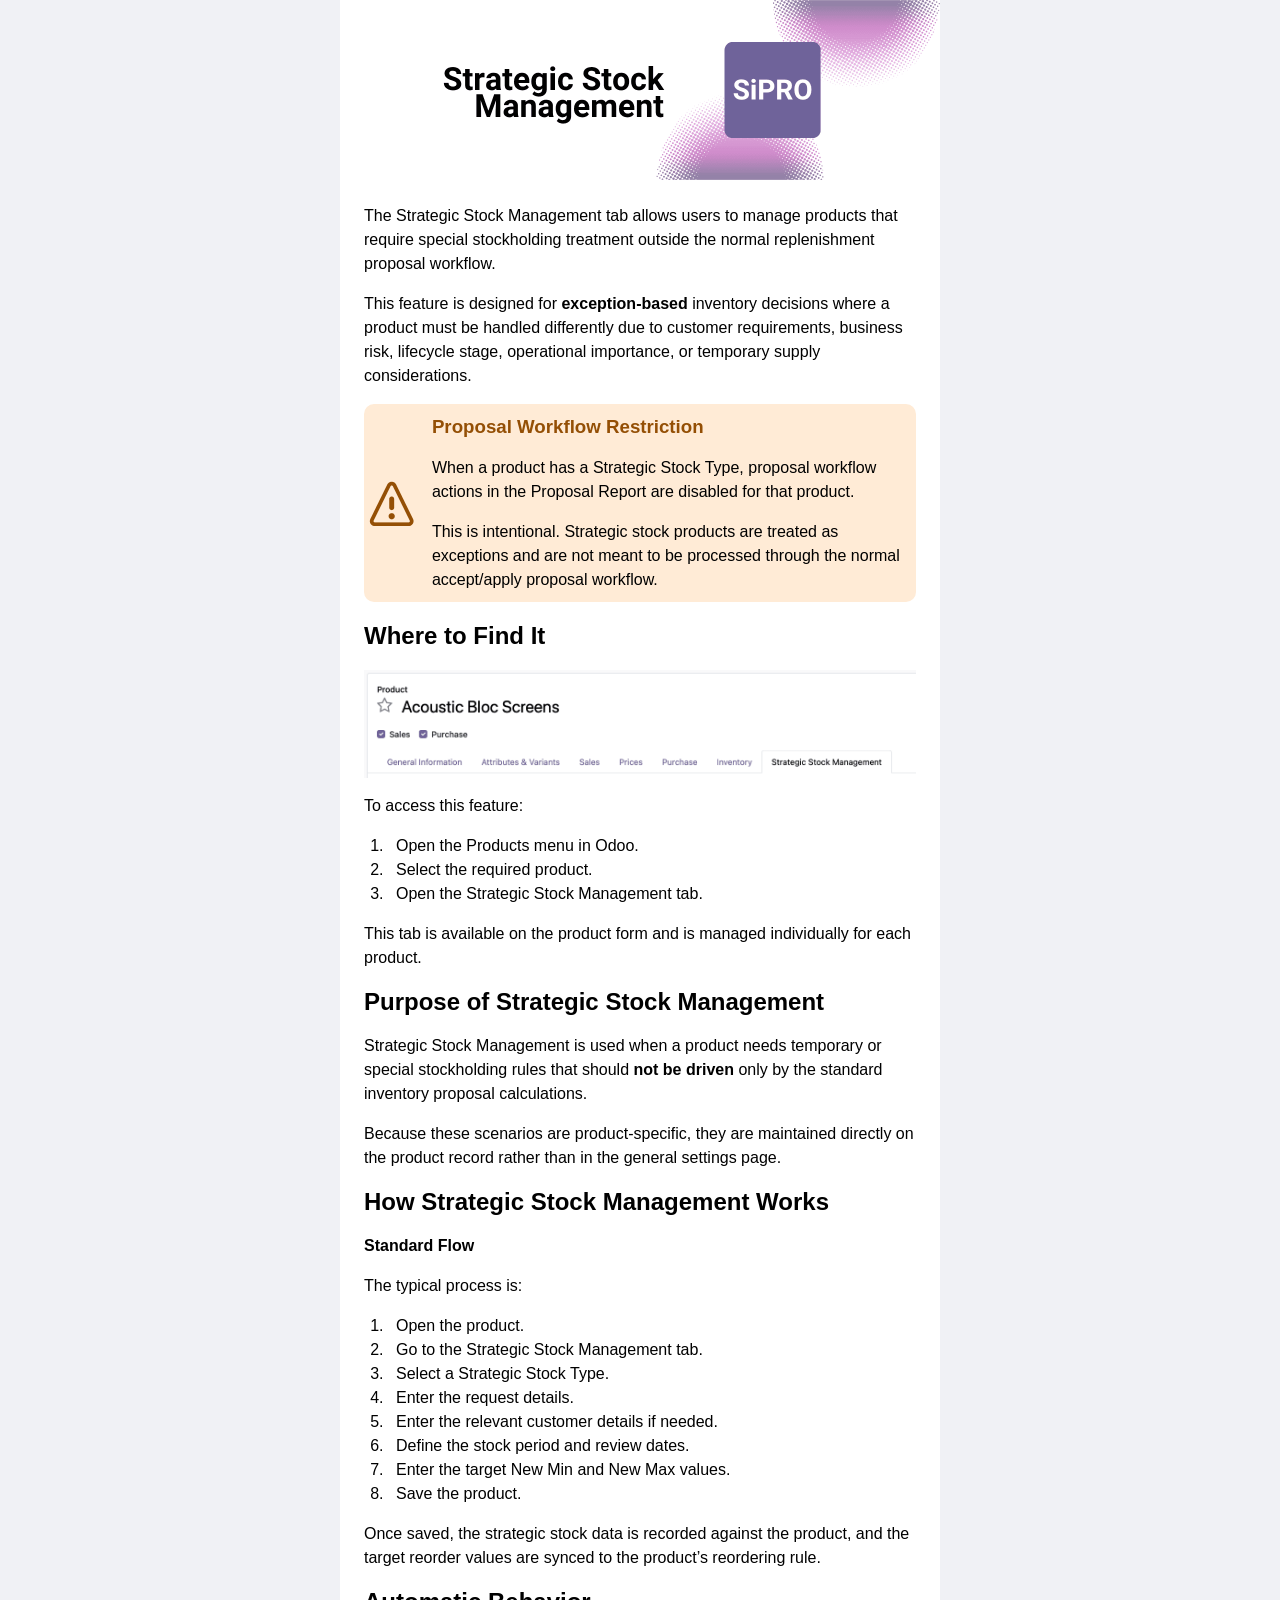
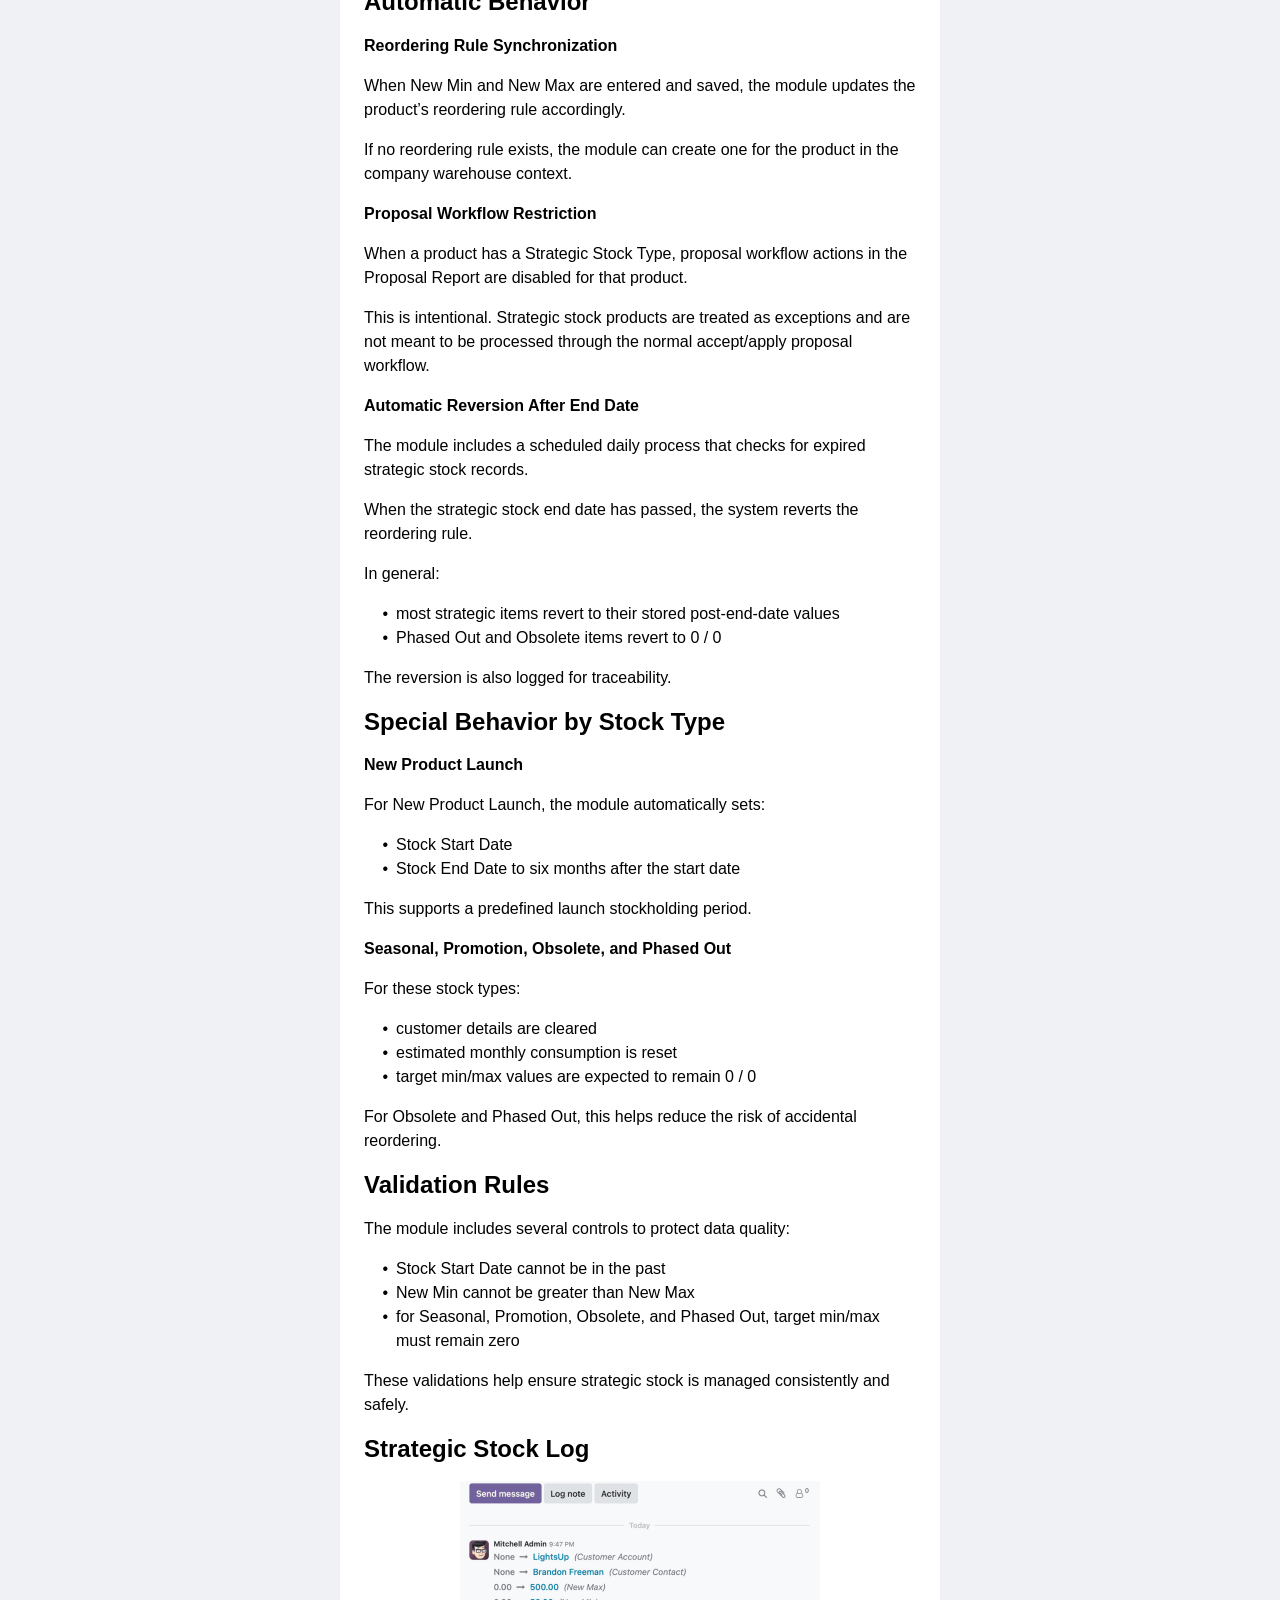
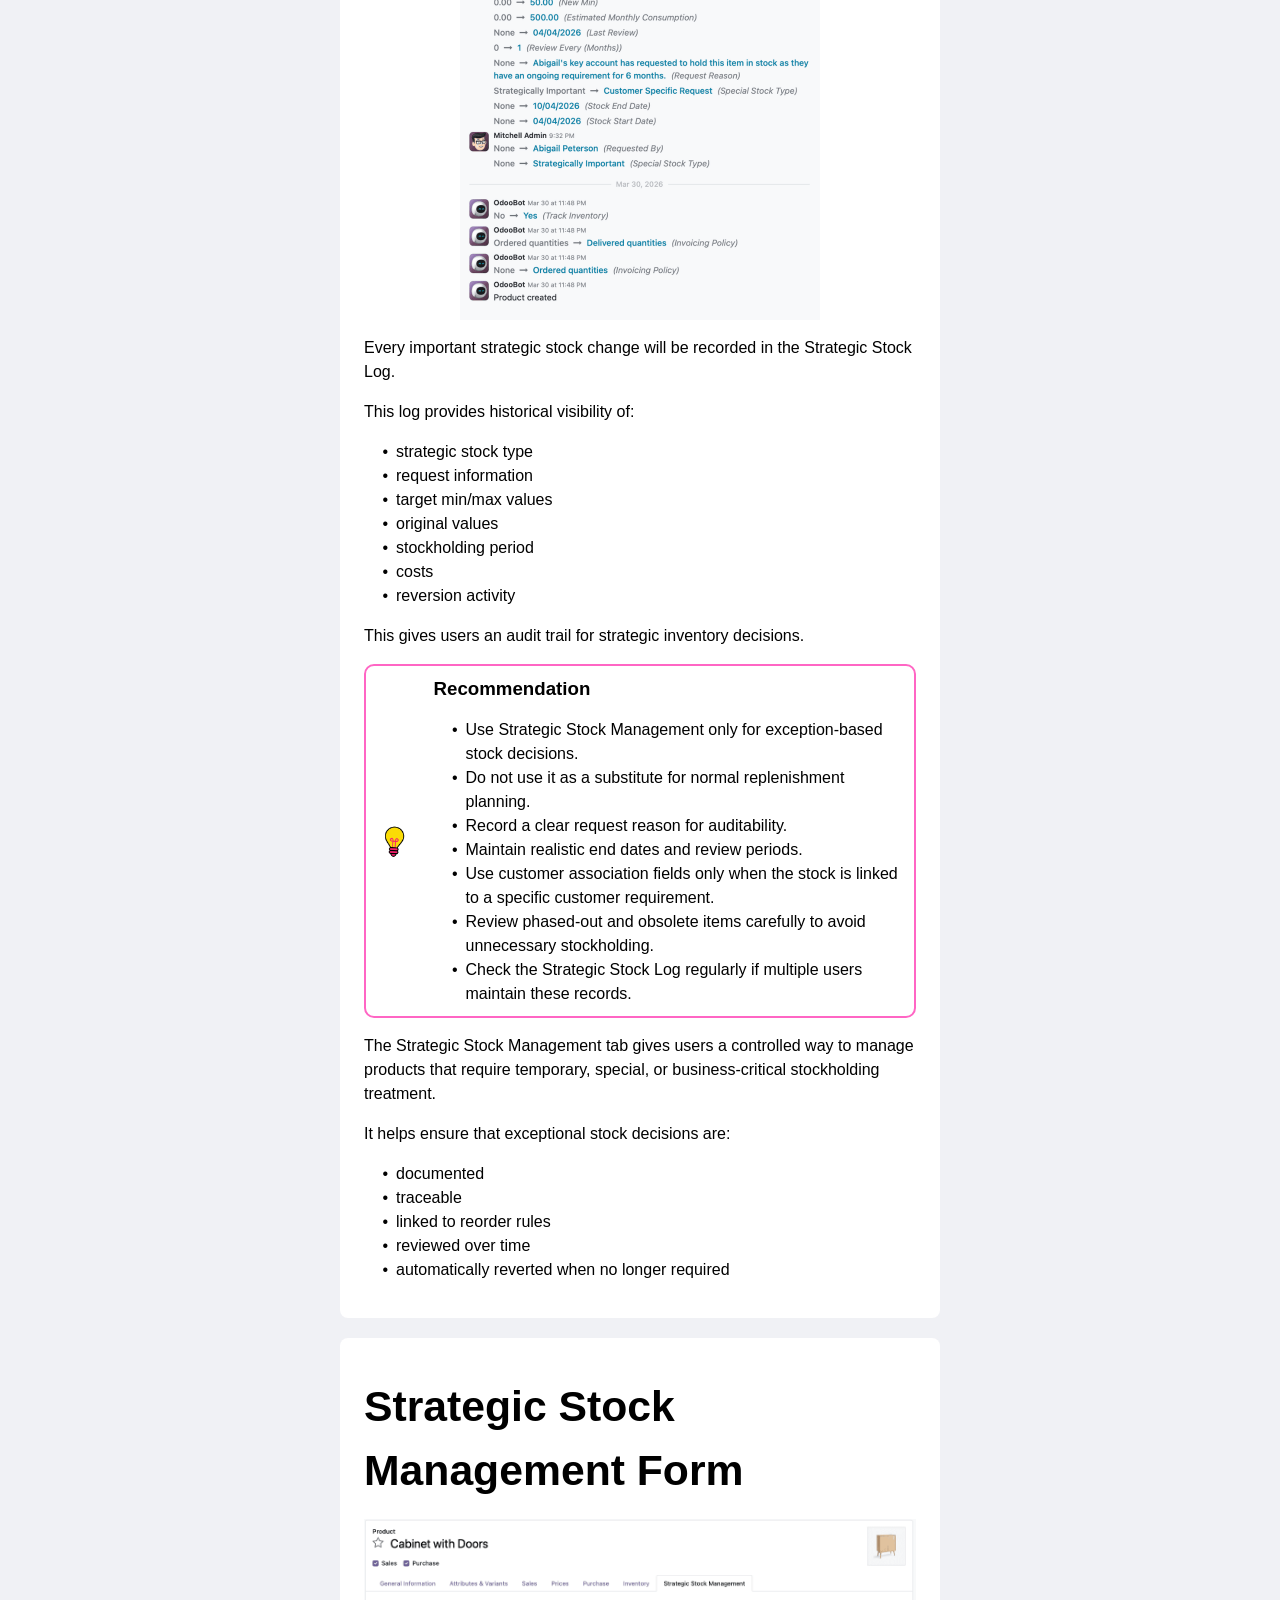
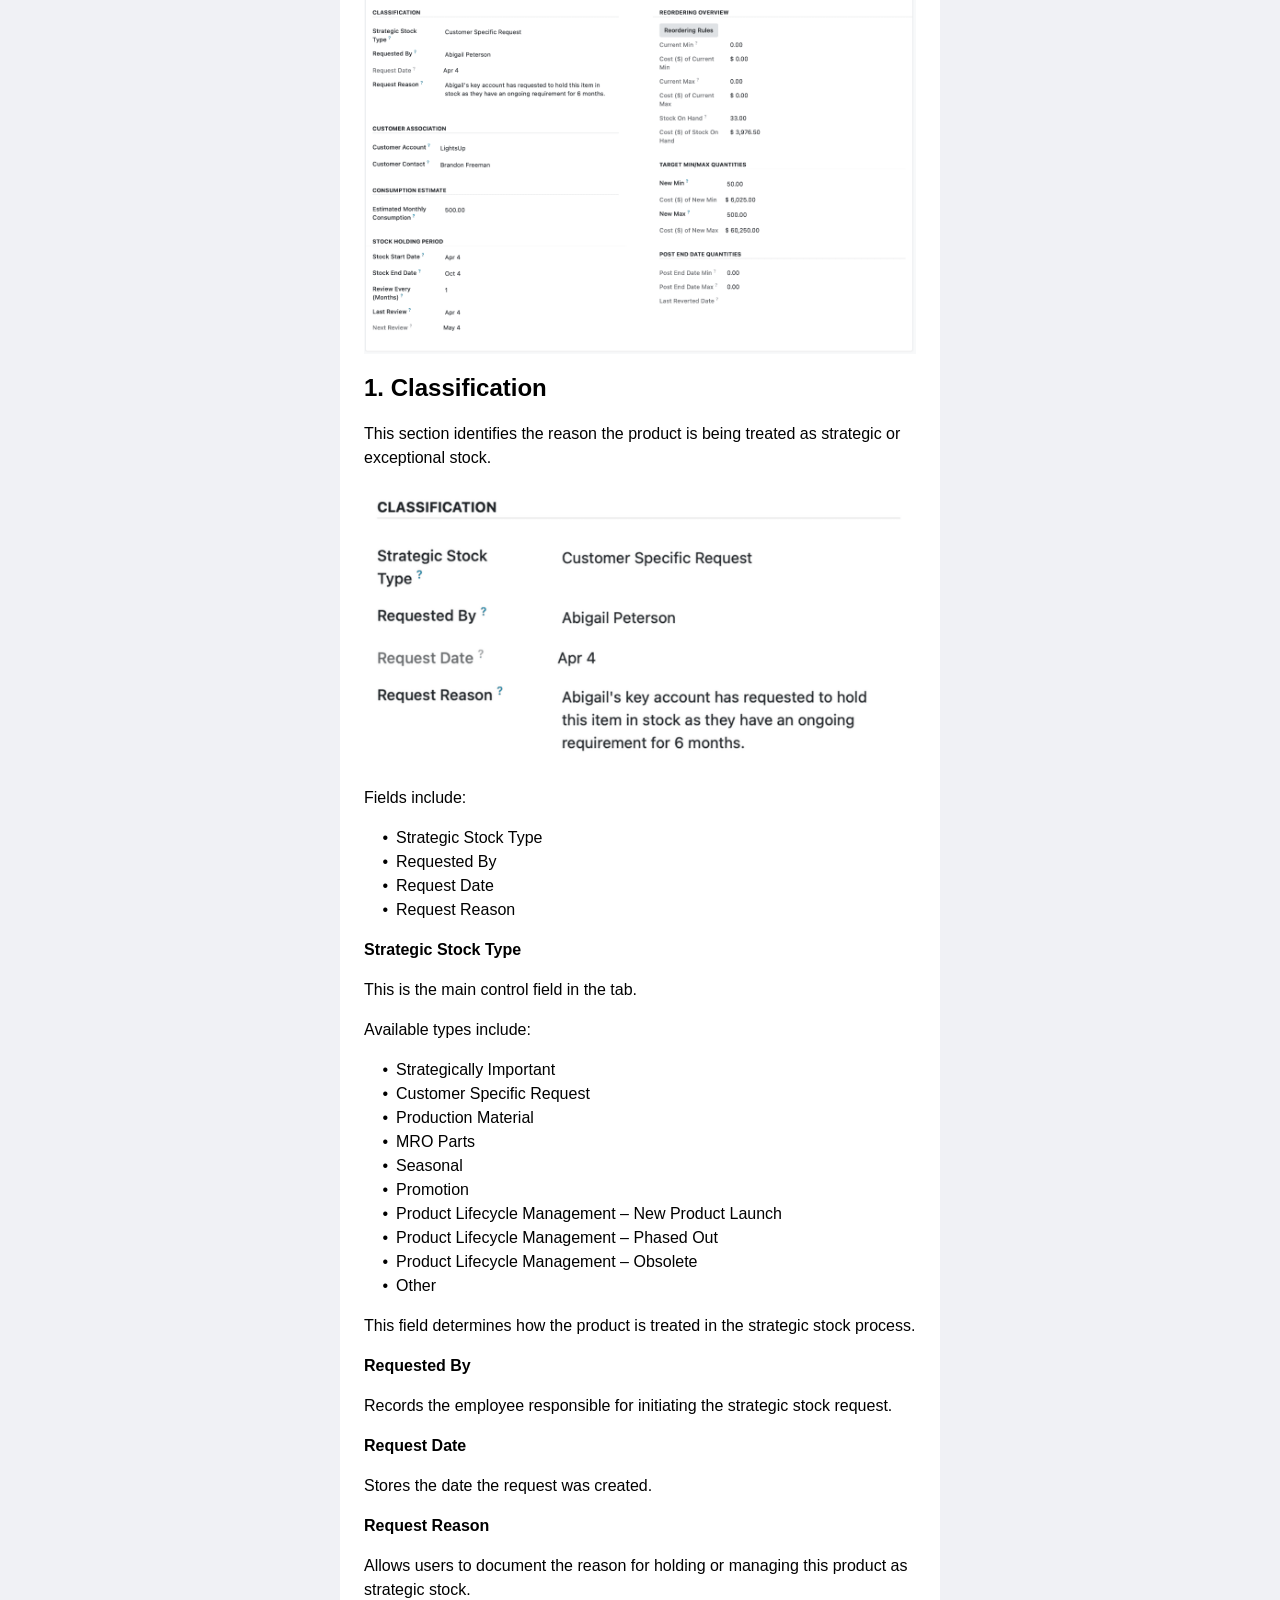
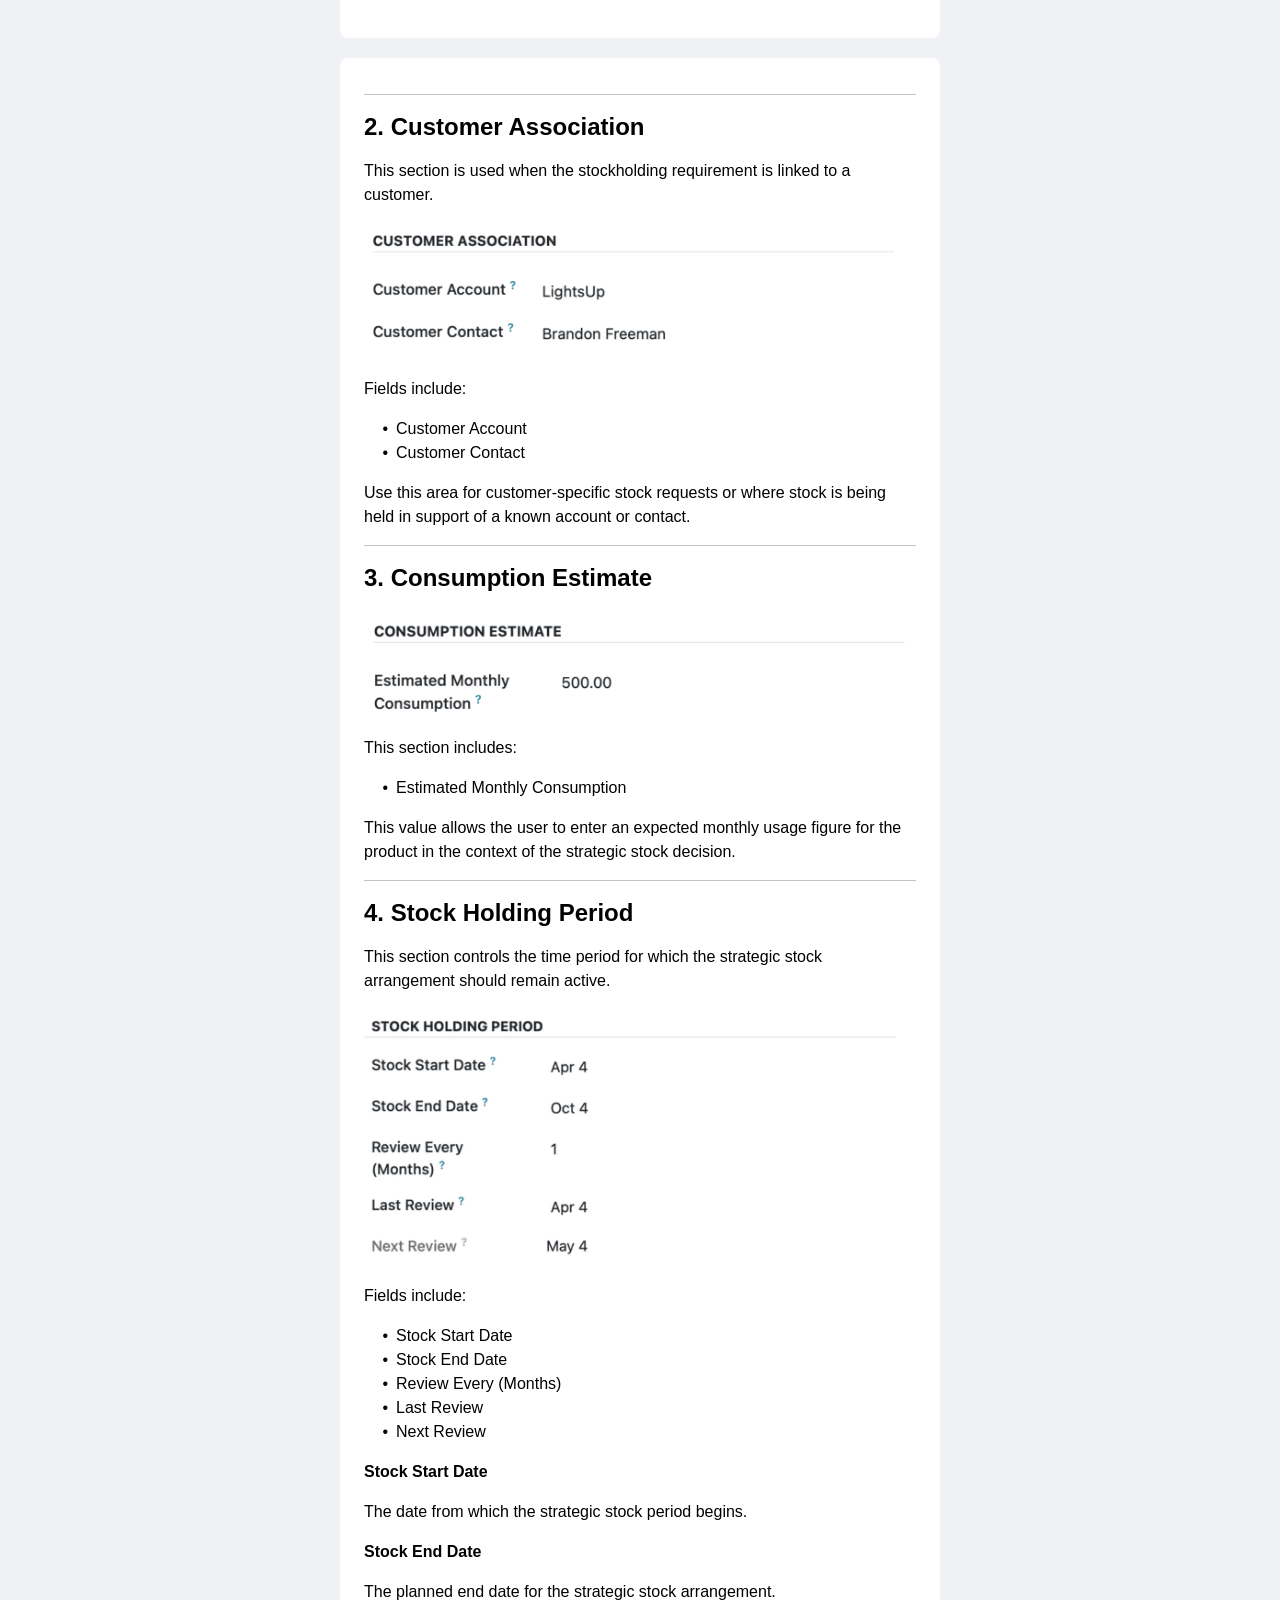
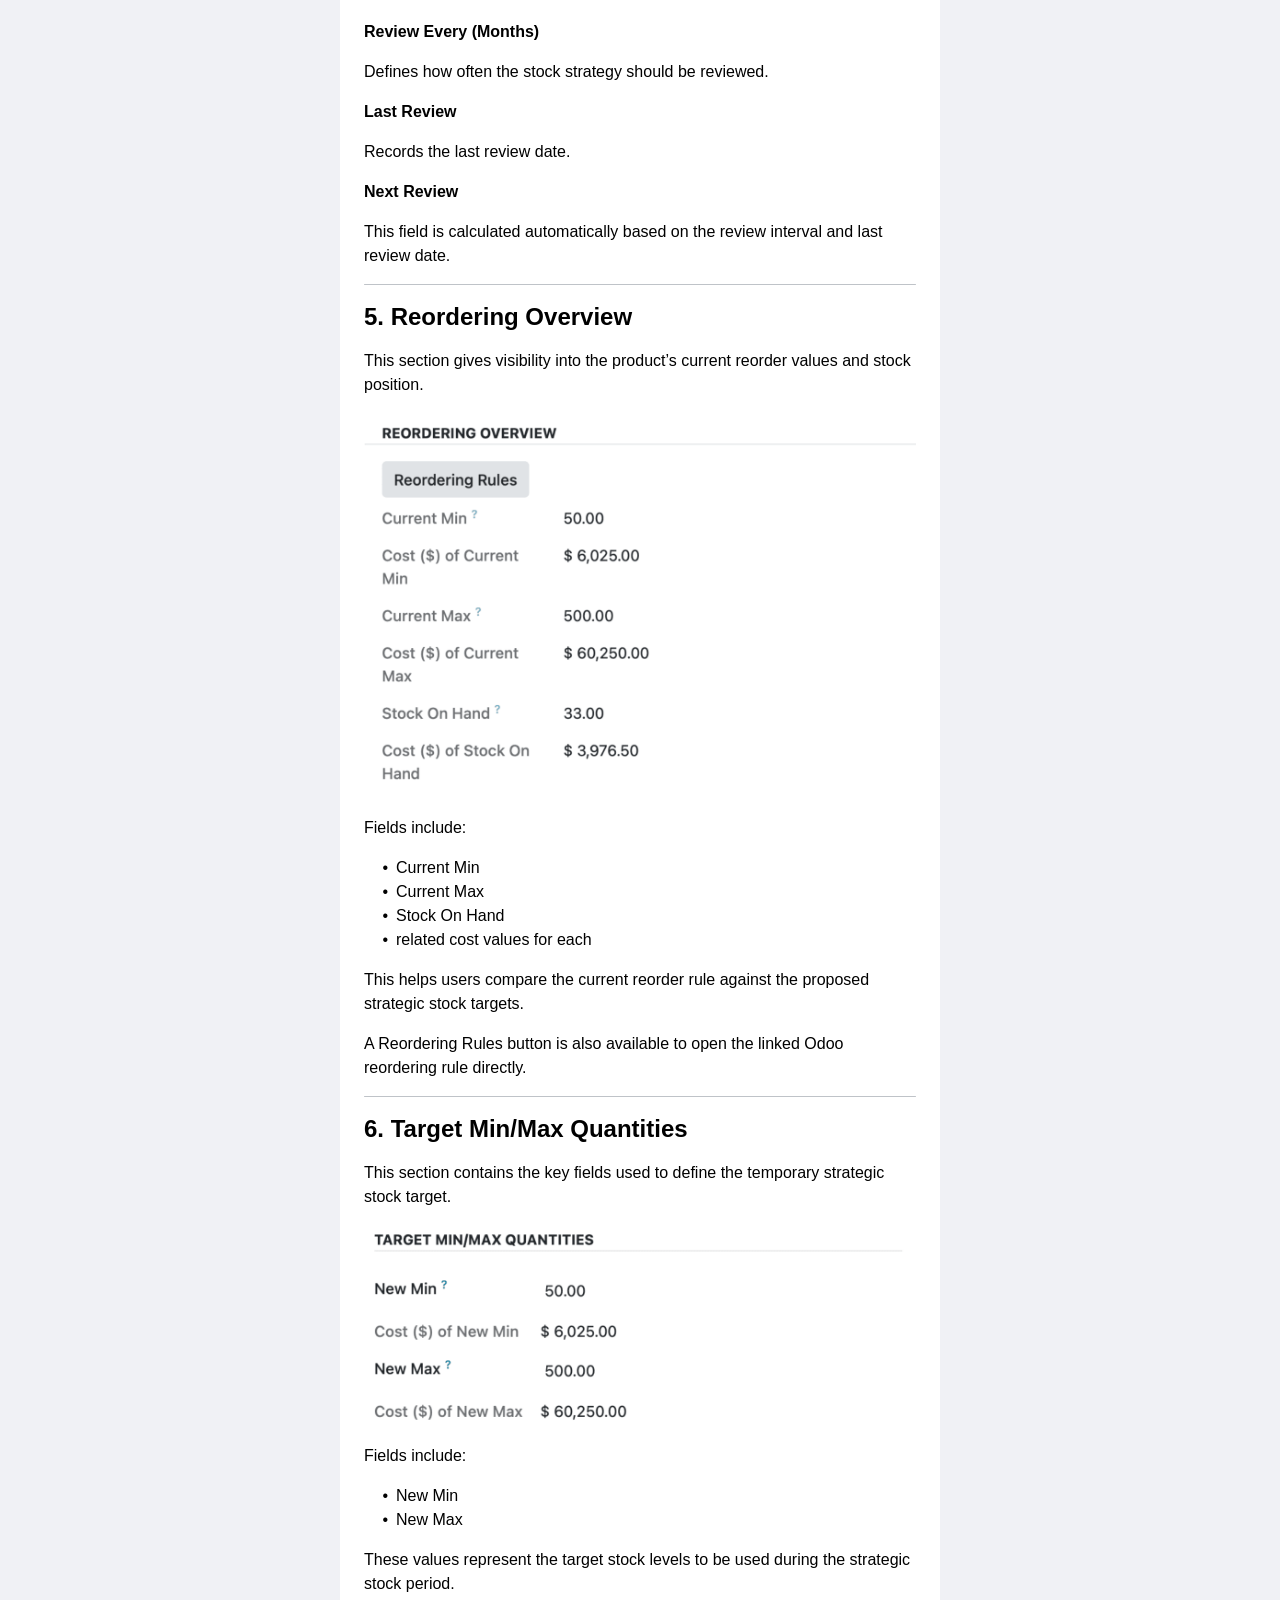
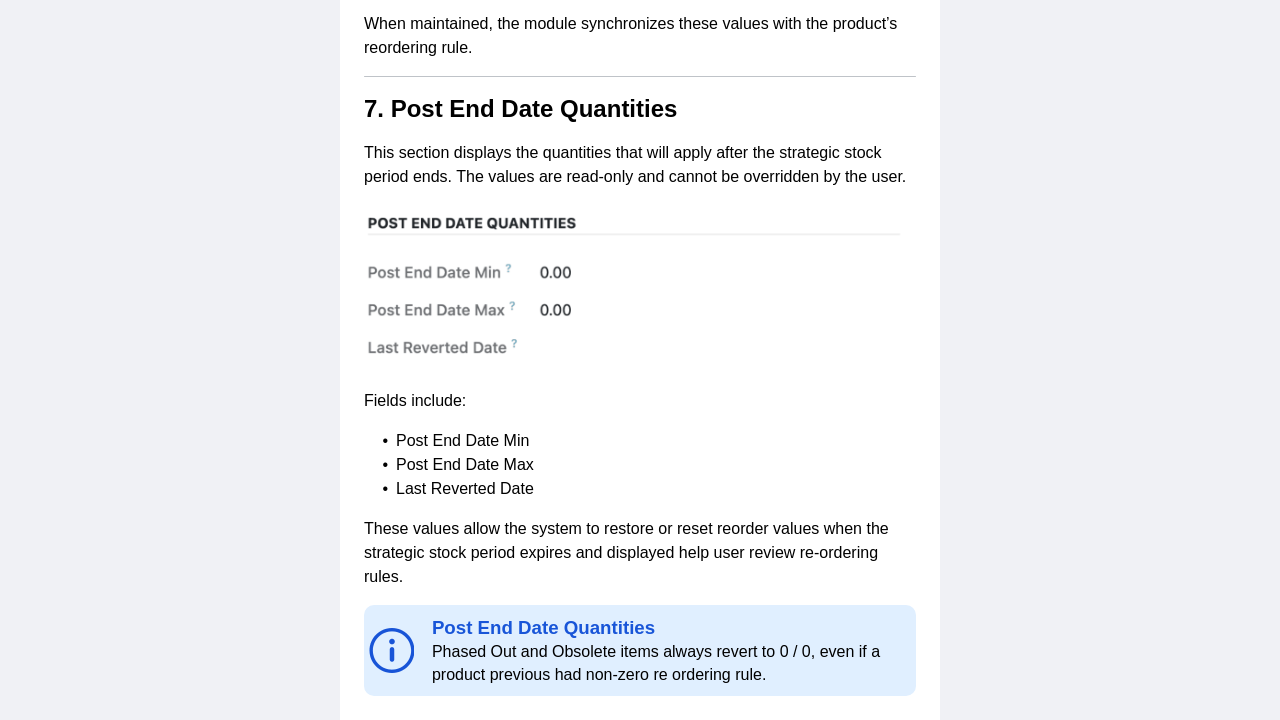
<file: public/guides/strategic_Stock_management_e/email.html>
<!DOCTYPE html PUBLIC "-//W3C//DTD XHTML 1.0 Transitional//EN" "http://www.w3.org/TR/xhtml1/DTD/xhtml1-transitional.dtd"><html xmlns:v="urn:schemas-microsoft-com:vml" xmlns:o="urn:schemas-microsoft-com:office:office"><head><meta name="viewport" content="width=device-width, initial-scale=1.0"><link rel="preload" as="image" href="images/3a9c7311b0fd844db12e808b1005e232.png"><link rel="preload" as="image" href="images/88af1741a9dd5bbac69f2a803e9c59ce.png"><link rel="preload" as="image" href="images/e38d69cf5488515906da5093be7ee9e1.png"><link rel="preload" as="image" href="images/f6ccb9a67a1b87c7e996113b00a0dc8a.png"><link rel="preload" as="image" href="images/fae59f7631cd153eae08d182bb0cac9b.gif"><link rel="preload" as="image" href="images/cc79b7685d7f26fc512623dfc563f717.png"><link rel="preload" as="image" href="images/97fee127836c9570758011add68d66a1.png"><link rel="preload" as="image" href="images/3bb2d8d2178829a4d927d0006b5e85e6.png"><link rel="preload" as="image" href="images/7e35d8120ba2f04d19d653c069c26731.png"><link rel="preload" as="image" href="images/76817ec99674b6b1483f7b8110f6af9f.png"><link rel="preload" as="image" href="images/70b51cbbe698066dca6730fd41bf297c.png"><link rel="preload" as="image" href="images/d1cc4e459d7a7a71f761e71e5f60c65d.png"><link rel="preload" as="image" href="images/ee8241eb35f81c861d5133ca4e860f70.png"><link rel="preload" as="image" href="images/1a68ab2a9fe3c5b5f8204c56c80ed579.png"><meta http-equiv="Content-Type" content="text/html; charset=UTF-8"><meta name="format-detection" content="telephone=no, date=no, address=no, email=no"><meta name="x-apple-disable-message-reformatting"><meta name="keywords" content="DAHImi1VoaM, BADir1GGk30"><style>body{margin:0;padding:0}table{mso-table-lspace:0;mso-table-rspace:0}p,span,h1,h2,h3,h4,h5,h6{margin:0;padding:0}p{line-height:inherit}a[x-apple-data-detectors]{color:inherit!important;text-decoration:inherit!important}#MessageViewBody a{color:inherit;text-decoration:none}img+div{display:none}</style><!--[if mso]><div>
                <noscript>
                  <xml>
                    <w:WordDocument xmlns:w="urn:schemas-microsoft-com:office:word">
                      <w:DontUseAdvancedTypographyReadingMail/>
                    </w:WordDocument>
                    <o:OfficeDocumentSettings>
                      <o:AllowPNG/>
                      <o:PixelsPerInch>96</o:PixelsPerInch>
                    </o:OfficeDocumentSettings>
                  </xml>
                </noscript></div><![endif]--><!--[if !mso]><!--><style>@media (max-width: 100px) {
        .layout-0 {
          display: none !important;
        }
      }
@media (max-width: 100px) and (min-width: 0px) {
        .layout-0-under-100 {
          display: table !important;
        }
      }</style><!--<![endif]--><!--[if !mso]><!--><style>@media (max-width: 100px) {
        .layout-1 {
          display: none !important;
        }
      }
@media (max-width: 100px) and (min-width: 0px) {
        .layout-1-under-100 {
          display: table !important;
        }
      }</style><!--<![endif]--><!--[if !mso]><!--><style>@media (max-width: 100px) {
        .layout-2 {
          display: none !important;
        }
      }
@media (max-width: 100px) and (min-width: 0px) {
        .layout-2-under-100 {
          display: table !important;
        }
      }</style><!--<![endif]--><style>@media(max-width:550px){.ers-fs-187{font-size:17.4px!important}.ers-fs-240{font-size:20px!important}.ers-fs-427{font-size:29.4px!important}}</style></head><body style="width:100%;-webkit-text-size-adjust:100%;text-size-adjust:100%;background-color:#f0f1f5;margin:0;padding:0"><table width="100%" border="0" cellpadding="0" cellspacing="0" bgcolor="#f0f1f5" style="background-color:#f0f1f5"><tbody><tr><td style="background-color:#f0f1f5"><!--[if mso]><center>
                    <table align="center" border="0" cellpadding="0" cellspacing="0" width="600">
                      <tbody>
                        <tr>
                          <td><![endif]--><table align="center" width="100%" border="0" cellpadding="0" cellspacing="0" role="presentation" style="max-width:600px;min-height:600px;margin:0 auto;background-color:#ffffff"><tbody><tr><td style="vertical-align:top"></td></tr><tr><td style="vertical-align:top"><table cellpadding="0" cellspacing="0" border="0" style="width:100%"><tbody><tr><td align="center"><table cellpadding="0" cellspacing="0" border="0" style="width:100%;max-width:600px"><tbody><tr><td style="width:100%;padding:0"><img src="images/3a9c7311b0fd844db12e808b1005e232.png" width="600" height="180" style="display:block;width:100%;height:auto;max-width:100%"></td></tr></tbody></table></td></tr></tbody></table></td></tr><tr><td style="vertical-align:top;padding:0px
           0px
           0px
           0px"><table align="center" width="100%" border="0" cellpadding="0" cellspacing="0" role="presentation"><tbody><tr><td style="padding:24px 0 24px 0;vertical-align:top"><table align="center" width="100%" border="0" cellpadding="0" cellspacing="0" role="presentation" style="color:#000;font-style:normal;font-weight:normal;font-size:16px;line-height:1.4;letter-spacing:0;text-align:left;direction:ltr;border-collapse:collapse;font-family:Arial, Helvetica, sans-serif;white-space:normal;word-wrap:break-word;word-break:break-word"><tbody><tr><td dir="ltr" style="font-size:16px;font-family:&quot;Canva Sans&quot;, Arial, Helvetica, sans-serif;white-space:pre-wrap;text-align:left;padding:0px 24px 16px;line-height:1.5;mso-line-height-alt:24px">The Strategic Stock Management tab allows users to manage products that require special stockholding treatment outside the normal replenishment proposal workflow.<br></td></tr><tr><td dir="ltr" style="font-size:16px;font-family:&quot;Canva Sans&quot;, Arial, Helvetica, sans-serif;text-align:left;padding:0px 24px 16px;line-height:1.5;mso-line-height-alt:24px"><span style="white-space:pre-wrap">This feature is designed for </span><span style="font-weight:700;white-space:pre-wrap">exception-based </span><span style="white-space:pre-wrap">inventory decisions where a product must be handled differently due to customer requirements, business risk, lifecycle stage, operational importance, or temporary supply considerations.</span><span style="white-space:pre-wrap"><br></span></td></tr><tr><td style="padding:0px 24px 16px"><table border="0" cellpadding="0" cellspacing="0" class="layout-0" align="center" style="display:table;border-spacing:0px;border-collapse:separate;width:100%;max-width:100%;table-layout:fixed;margin:0 auto;background-color:#ffebd6;border-top-left-radius:10px;border-top-right-radius:10px;border-bottom-left-radius:10px;border-bottom-right-radius:10px"><tbody><tr><td style="text-align:center"><table border="0" cellpadding="0" cellspacing="0" style="border-spacing:0px;border-collapse:separate;width:100%;max-width:552px;table-layout:fixed;margin:0 auto"><tbody><tr><td width="9.95%" style="width:9.95%;box-sizing:border-box;vertical-align:middle;border-top-left-radius:0;border-top-right-radius:0;border-bottom-left-radius:0;border-bottom-right-radius:0"><table border="0" cellpadding="0" cellspacing="0" style="border-spacing:0px;border-collapse:separate;width:100%;table-layout:fixed"><tbody><tr><td style="padding:5px"><table align="center" width="100%" border="0" cellpadding="0" cellspacing="0" role="presentation" style="color:#000;font-style:normal;font-weight:normal;font-size:16px;line-height:1.4;letter-spacing:0;text-align:left;direction:ltr;border-collapse:collapse;font-family:Arial, Helvetica, sans-serif;white-space:normal;word-wrap:break-word;word-break:break-word"><tbody><tr><td><table cellpadding="0" cellspacing="0" border="0" style="width:100%"><tbody><tr><td align="center"><table cellpadding="0" cellspacing="0" border="0" style="width:100%;max-width:45px"><tbody><tr><td style="width:100%;padding:0"><img src="images/88af1741a9dd5bbac69f2a803e9c59ce.png" width="45" height="45" style="display:block;width:100%;height:auto;max-width:100%"></td></tr></tbody></table></td></tr></tbody></table></td></tr></tbody></table></td></tr></tbody></table></td><td width="3" style="width:3px;box-sizing:border-box;font-size:0">&nbsp;</td><td width="89.51%" style="width:89.51%;box-sizing:border-box;vertical-align:middle;border-top-left-radius:0;border-top-right-radius:0;border-bottom-left-radius:0;border-bottom-right-radius:0"><table border="0" cellpadding="0" cellspacing="0" style="border-spacing:0px;border-collapse:separate;width:100%;table-layout:fixed"><tbody><tr><td style="padding:10px"><table align="center" width="100%" border="0" cellpadding="0" cellspacing="0" role="presentation" style="color:#000;font-style:normal;font-weight:normal;font-size:16px;line-height:1.4;letter-spacing:0;text-align:left;direction:ltr;border-collapse:collapse;font-family:Arial, Helvetica, sans-serif;white-space:normal;word-wrap:break-word;word-break:break-word"><tbody><tr><td dir="ltr" class="ers-fs-187" style="color:#944f05;font-size:18.7px;font-weight:700;font-family:&quot;Canva Sans&quot;, Arial, Helvetica, sans-serif;white-space:pre-wrap;text-align:left;padding:0px 0px 16px;line-height:1.4;mso-line-height-alt:26px">Proposal Workflow Restriction<br></td></tr><tr><td dir="ltr" style="font-size:16px;font-family:&quot;Canva Sans&quot;, Arial, Helvetica, sans-serif;white-space:pre-wrap;text-align:left;padding:0px 0px 16px;line-height:1.5;mso-line-height-alt:24px">When a product has a Strategic Stock Type, proposal workflow actions in the Proposal Report are disabled for that product.<br></td></tr><tr><td dir="ltr" style="font-size:16px;font-family:&quot;Canva Sans&quot;, Arial, Helvetica, sans-serif;white-space:pre-wrap;text-align:left;line-height:1.5;mso-line-height-alt:24px">This is intentional. Strategic stock products are treated as exceptions and are not meant to be processed through the normal accept/apply proposal workflow.<br></td></tr></tbody></table></td></tr></tbody></table></td></tr></tbody></table></td></tr></tbody></table><!--[if !mso]><!--><table border="0" cellpadding="0" cellspacing="0" class="layout-0-under-100" align="center" style="display:none;border-spacing:0px;border-collapse:separate;width:100%;max-width:100%;table-layout:fixed;margin:0 auto;background-color:#ffebd6;border-top-left-radius:10px;border-top-right-radius:10px;border-bottom-left-radius:10px;border-bottom-right-radius:10px"><tbody><tr><td style="text-align:center"><table border="0" cellpadding="0" cellspacing="0" style="border-spacing:0px;border-collapse:separate;width:100%;max-width:100px;table-layout:fixed;margin:0 auto"><tbody><tr><td width="100.00%" style="width:100.00%;box-sizing:border-box;vertical-align:middle;border-top-left-radius:0;border-top-right-radius:0;border-bottom-left-radius:0;border-bottom-right-radius:0"><table border="0" cellpadding="0" cellspacing="0" style="border-spacing:0px;border-collapse:separate;width:100%;table-layout:fixed"><tbody><tr><td style="padding:5px"><table align="center" width="100%" border="0" cellpadding="0" cellspacing="0" role="presentation" style="color:#000;font-style:normal;font-weight:normal;font-size:16px;line-height:1.4;letter-spacing:0;text-align:left;direction:ltr;border-collapse:collapse;font-family:Arial, Helvetica, sans-serif;white-space:normal;word-wrap:break-word;word-break:break-word"><tbody><tr><td><table cellpadding="0" cellspacing="0" border="0" style="width:100%"><tbody><tr><td align="center"><table cellpadding="0" cellspacing="0" border="0" style="width:100%;max-width:45px"><tbody><tr><td style="width:100%;padding:0 0"><img src="images/88af1741a9dd5bbac69f2a803e9c59ce.png" width="45" height="45" style="display:block;width:100%;height:auto;max-width:100%"></td></tr></tbody></table></td></tr></tbody></table></td></tr></tbody></table></td></tr></tbody></table></td></tr><tr><td style="font-size:0;height:3px" height="3">&nbsp;</td></tr><tr><td width="100.00%" style="width:100.00%;box-sizing:border-box;vertical-align:middle;border-top-left-radius:0;border-top-right-radius:0;border-bottom-left-radius:0;border-bottom-right-radius:0"><table border="0" cellpadding="0" cellspacing="0" style="border-spacing:0px;border-collapse:separate;width:100%;table-layout:fixed"><tbody><tr><td style="padding:10px"><table align="center" width="100%" border="0" cellpadding="0" cellspacing="0" role="presentation" style="color:#000;font-style:normal;font-weight:normal;font-size:16px;line-height:1.4;letter-spacing:0;text-align:left;direction:ltr;border-collapse:collapse;font-family:Arial, Helvetica, sans-serif;white-space:normal;word-wrap:break-word;word-break:break-word"><tbody><tr><td dir="ltr" class="ers-fs-187" style="color:#944f05;font-size:18.7px;font-weight:700;font-family:&quot;Canva Sans&quot;, Arial, Helvetica, sans-serif;white-space:pre-wrap;text-align:left;padding:0px 0px 16px;line-height:1.4;mso-line-height-alt:26px">Proposal Workflow Restriction<br></td></tr><tr><td dir="ltr" style="font-size:16px;font-family:&quot;Canva Sans&quot;, Arial, Helvetica, sans-serif;white-space:pre-wrap;text-align:left;padding:0px 0px 16px;line-height:1.5;mso-line-height-alt:24px">When a product has a Strategic Stock Type, proposal workflow actions in the Proposal Report are disabled for that product.<br></td></tr><tr><td dir="ltr" style="font-size:16px;font-family:&quot;Canva Sans&quot;, Arial, Helvetica, sans-serif;white-space:pre-wrap;text-align:left;line-height:1.5;mso-line-height-alt:24px">This is intentional. Strategic stock products are treated as exceptions and are not meant to be processed through the normal accept/apply proposal workflow.<br></td></tr></tbody></table></td></tr></tbody></table></td></tr></tbody></table></td></tr></tbody></table><!--<![endif]--></td></tr><tr><td dir="ltr" class="ers-fs-240" style="font-size:24px;font-weight:700;font-family:&quot;Canva Sans&quot;, Arial, Helvetica, sans-serif;white-space:pre-wrap;text-align:left;padding:0px 24px 16px;line-height:1.5;mso-line-height-alt:36px">Where to Find It<br></td></tr><tr><td style="padding:0px 24px 16px"><table cellpadding="0" cellspacing="0" border="0" style="width:100%"><tbody><tr><td align="center"><table cellpadding="0" cellspacing="0" border="0" style="width:100%;max-width:552px"><tbody><tr><td style="width:100%;padding:0"><img src="images/e38d69cf5488515906da5093be7ee9e1.png" width="552" height="108" style="display:block;width:100%;height:auto;max-width:100%"></td></tr></tbody></table></td></tr></tbody></table></td></tr><tr><td dir="ltr" style="font-size:16px;font-family:&quot;Canva Sans&quot;, Arial, Helvetica, sans-serif;white-space:pre-wrap;text-align:left;padding:0px 24px 16px;line-height:1.5;mso-line-height-alt:24px">To access this feature:<br></td></tr><tr><td dir="ltr" style="text-align:left;padding:0px 24px;line-height:1.5;mso-line-height-alt:24px;font-size:0"><table width="100%" cellpadding="0" cellspacing="0" style="border-collapse:collapse;font-family:Arial, Helvetica, sans-serif"><tbody><tr><td style="width:24px;vertical-align:top;padding-right:8px;text-align:right;white-space:nowrap"><span style="font-size:16px;color:#000;display:inline-block">1.&nbsp;</span></td><td style="font-size:16px;font-family:&quot;Canva Sans&quot;, Arial, Helvetica, sans-serif;white-space:pre-wrap;vertical-align:top">Open the Products menu in Odoo.<br></td></tr></tbody></table></td></tr><tr><td dir="ltr" style="text-align:left;padding:0px 24px;line-height:1.5;mso-line-height-alt:24px;font-size:0"><table width="100%" cellpadding="0" cellspacing="0" style="border-collapse:collapse;font-family:Arial, Helvetica, sans-serif"><tbody><tr><td style="width:24px;vertical-align:top;padding-right:8px;text-align:right;white-space:nowrap"><span style="font-size:16px;color:#000;display:inline-block">2.&nbsp;</span></td><td style="font-size:16px;font-family:&quot;Canva Sans&quot;, Arial, Helvetica, sans-serif;white-space:pre-wrap;vertical-align:top">Select the required product.<br></td></tr></tbody></table></td></tr><tr><td dir="ltr" style="text-align:left;padding:0px 24px 16px;line-height:1.5;mso-line-height-alt:24px;font-size:0"><table width="100%" cellpadding="0" cellspacing="0" style="border-collapse:collapse;font-family:Arial, Helvetica, sans-serif"><tbody><tr><td style="width:24px;vertical-align:top;padding-right:8px;text-align:right;white-space:nowrap"><span style="font-size:16px;color:#000;display:inline-block">3.&nbsp;</span></td><td style="font-size:16px;font-family:&quot;Canva Sans&quot;, Arial, Helvetica, sans-serif;white-space:pre-wrap;vertical-align:top">Open the Strategic Stock Management tab.<br></td></tr></tbody></table></td></tr><tr><td dir="ltr" style="font-size:16px;font-family:&quot;Canva Sans&quot;, Arial, Helvetica, sans-serif;white-space:pre-wrap;text-align:left;padding:0px 24px 16px;line-height:1.5;mso-line-height-alt:24px">This tab is available on the product form and is managed individually for each product.<br></td></tr><tr><td dir="ltr" class="ers-fs-240" style="font-size:24px;font-weight:700;font-family:&quot;Canva Sans&quot;, Arial, Helvetica, sans-serif;white-space:pre-wrap;text-align:left;padding:0px 24px 16px;line-height:1.33;mso-line-height-alt:32px">Purpose of Strategic Stock Management<br></td></tr><tr><td dir="ltr" style="font-size:16px;font-family:&quot;Canva Sans&quot;, Arial, Helvetica, sans-serif;text-align:left;padding:0px 24px 16px;line-height:1.5;mso-line-height-alt:24px"><span style="white-space:pre-wrap">Strategic Stock Management is used when a product needs temporary or special stockholding rules that should </span><span style="font-weight:700;white-space:pre-wrap">not be driven</span><span style="white-space:pre-wrap"> only by the standard inventory proposal calculations.</span><span style="white-space:pre-wrap"><br></span></td></tr><tr><td dir="ltr" style="font-size:16px;font-family:&quot;Canva Sans&quot;, Arial, Helvetica, sans-serif;white-space:pre-wrap;text-align:left;padding:0px 24px 16px;line-height:1.5;mso-line-height-alt:24px">Because these scenarios are product-specific, they are maintained directly on the product record rather than in the general settings page.<br></td></tr><tr><td dir="ltr" class="ers-fs-240" style="font-size:24px;font-weight:700;font-family:&quot;Canva Sans&quot;, Arial, Helvetica, sans-serif;white-space:pre-wrap;text-align:left;padding:0px 24px 16px;line-height:1.33;mso-line-height-alt:32px">How Strategic Stock Management Works<br></td></tr><tr><td dir="ltr" style="font-size:16px;font-weight:600;font-family:&quot;Canva Sans&quot;, Arial, Helvetica, sans-serif;white-space:pre-wrap;text-align:left;padding:0px 24px 16px;line-height:1.5;mso-line-height-alt:24px">Standard Flow<br></td></tr><tr><td dir="ltr" style="font-size:16px;font-family:&quot;Canva Sans&quot;, Arial, Helvetica, sans-serif;white-space:pre-wrap;text-align:left;padding:0px 24px 16px;line-height:1.5;mso-line-height-alt:24px">The typical process is:<br></td></tr><tr><td dir="ltr" style="text-align:left;padding:0px 24px;line-height:1.5;mso-line-height-alt:24px;font-size:0"><table width="100%" cellpadding="0" cellspacing="0" style="border-collapse:collapse;font-family:Arial, Helvetica, sans-serif"><tbody><tr><td style="width:24px;vertical-align:top;padding-right:8px;text-align:right;white-space:nowrap"><span style="font-size:16px;color:#000;display:inline-block">1.&nbsp;</span></td><td style="font-size:16px;font-family:&quot;Canva Sans&quot;, Arial, Helvetica, sans-serif;white-space:pre-wrap;vertical-align:top">Open the product.<br></td></tr></tbody></table></td></tr><tr><td dir="ltr" style="text-align:left;padding:0px 24px;line-height:1.5;mso-line-height-alt:24px;font-size:0"><table width="100%" cellpadding="0" cellspacing="0" style="border-collapse:collapse;font-family:Arial, Helvetica, sans-serif"><tbody><tr><td style="width:24px;vertical-align:top;padding-right:8px;text-align:right;white-space:nowrap"><span style="font-size:16px;color:#000;display:inline-block">2.&nbsp;</span></td><td style="font-size:16px;font-family:&quot;Canva Sans&quot;, Arial, Helvetica, sans-serif;white-space:pre-wrap;vertical-align:top">Go to the Strategic Stock Management tab.<br></td></tr></tbody></table></td></tr><tr><td dir="ltr" style="text-align:left;padding:0px 24px;line-height:1.5;mso-line-height-alt:24px;font-size:0"><table width="100%" cellpadding="0" cellspacing="0" style="border-collapse:collapse;font-family:Arial, Helvetica, sans-serif"><tbody><tr><td style="width:24px;vertical-align:top;padding-right:8px;text-align:right;white-space:nowrap"><span style="font-size:16px;color:#000;display:inline-block">3.&nbsp;</span></td><td style="font-size:16px;font-family:&quot;Canva Sans&quot;, Arial, Helvetica, sans-serif;white-space:pre-wrap;vertical-align:top">Select a Strategic Stock Type.<br></td></tr></tbody></table></td></tr><tr><td dir="ltr" style="text-align:left;padding:0px 24px;line-height:1.5;mso-line-height-alt:24px;font-size:0"><table width="100%" cellpadding="0" cellspacing="0" style="border-collapse:collapse;font-family:Arial, Helvetica, sans-serif"><tbody><tr><td style="width:24px;vertical-align:top;padding-right:8px;text-align:right;white-space:nowrap"><span style="font-size:16px;color:#000;display:inline-block">4.&nbsp;</span></td><td style="font-size:16px;font-family:&quot;Canva Sans&quot;, Arial, Helvetica, sans-serif;white-space:pre-wrap;vertical-align:top">Enter the request details.<br></td></tr></tbody></table></td></tr><tr><td dir="ltr" style="text-align:left;padding:0px 24px;line-height:1.5;mso-line-height-alt:24px;font-size:0"><table width="100%" cellpadding="0" cellspacing="0" style="border-collapse:collapse;font-family:Arial, Helvetica, sans-serif"><tbody><tr><td style="width:24px;vertical-align:top;padding-right:8px;text-align:right;white-space:nowrap"><span style="font-size:16px;color:#000;display:inline-block">5.&nbsp;</span></td><td style="font-size:16px;font-family:&quot;Canva Sans&quot;, Arial, Helvetica, sans-serif;white-space:pre-wrap;vertical-align:top">Enter the relevant customer details if needed.<br></td></tr></tbody></table></td></tr><tr><td dir="ltr" style="text-align:left;padding:0px 24px;line-height:1.5;mso-line-height-alt:24px;font-size:0"><table width="100%" cellpadding="0" cellspacing="0" style="border-collapse:collapse;font-family:Arial, Helvetica, sans-serif"><tbody><tr><td style="width:24px;vertical-align:top;padding-right:8px;text-align:right;white-space:nowrap"><span style="font-size:16px;color:#000;display:inline-block">6.&nbsp;</span></td><td style="font-size:16px;font-family:&quot;Canva Sans&quot;, Arial, Helvetica, sans-serif;white-space:pre-wrap;vertical-align:top">Define the stock period and review dates.<br></td></tr></tbody></table></td></tr><tr><td dir="ltr" style="text-align:left;padding:0px 24px;line-height:1.5;mso-line-height-alt:24px;font-size:0"><table width="100%" cellpadding="0" cellspacing="0" style="border-collapse:collapse;font-family:Arial, Helvetica, sans-serif"><tbody><tr><td style="width:24px;vertical-align:top;padding-right:8px;text-align:right;white-space:nowrap"><span style="font-size:16px;color:#000;display:inline-block">7.&nbsp;</span></td><td style="font-size:16px;font-family:&quot;Canva Sans&quot;, Arial, Helvetica, sans-serif;white-space:pre-wrap;vertical-align:top">Enter the target New Min and New Max values.<br></td></tr></tbody></table></td></tr><tr><td dir="ltr" style="text-align:left;padding:0px 24px 16px;line-height:1.5;mso-line-height-alt:24px;font-size:0"><table width="100%" cellpadding="0" cellspacing="0" style="border-collapse:collapse;font-family:Arial, Helvetica, sans-serif"><tbody><tr><td style="width:24px;vertical-align:top;padding-right:8px;text-align:right;white-space:nowrap"><span style="font-size:16px;color:#000;display:inline-block">8.&nbsp;</span></td><td style="font-size:16px;font-family:&quot;Canva Sans&quot;, Arial, Helvetica, sans-serif;white-space:pre-wrap;vertical-align:top">Save the product.<br></td></tr></tbody></table></td></tr><tr><td dir="ltr" style="font-size:16px;font-family:&quot;Canva Sans&quot;, Arial, Helvetica, sans-serif;white-space:pre-wrap;text-align:left;padding:0px 24px 16px;line-height:1.5;mso-line-height-alt:24px">Once saved, the strategic stock data is recorded against the product, and the target reorder values are synced to the product’s reordering rule.<br></td></tr><tr><td dir="ltr" class="ers-fs-240" style="font-size:24px;font-weight:700;font-family:&quot;Canva Sans&quot;, Arial, Helvetica, sans-serif;white-space:pre-wrap;text-align:left;padding:0px 24px 16px;line-height:1.33;mso-line-height-alt:32px">Automatic Behavior<br></td></tr><tr><td dir="ltr" style="font-size:16px;font-weight:600;font-family:&quot;Canva Sans&quot;, Arial, Helvetica, sans-serif;white-space:pre-wrap;text-align:left;padding:0px 24px 16px;line-height:1.5;mso-line-height-alt:24px">Reordering Rule Synchronization<br></td></tr><tr><td dir="ltr" style="font-size:16px;font-family:&quot;Canva Sans&quot;, Arial, Helvetica, sans-serif;white-space:pre-wrap;text-align:left;padding:0px 24px 16px;line-height:1.5;mso-line-height-alt:24px">When New Min and New Max are entered and saved, the module updates the product’s reordering rule accordingly.<br></td></tr><tr><td dir="ltr" style="font-size:16px;font-family:&quot;Canva Sans&quot;, Arial, Helvetica, sans-serif;white-space:pre-wrap;text-align:left;padding:0px 24px 16px;line-height:1.5;mso-line-height-alt:24px">If no reordering rule exists, the module can create one for the product in the company warehouse context.<br></td></tr><tr><td dir="ltr" style="font-size:16px;font-weight:600;font-family:&quot;Canva Sans&quot;, Arial, Helvetica, sans-serif;white-space:pre-wrap;text-align:left;padding:0px 24px 16px;line-height:1.5;mso-line-height-alt:24px">Proposal Workflow Restriction<br></td></tr><tr><td dir="ltr" style="font-size:16px;font-family:&quot;Canva Sans&quot;, Arial, Helvetica, sans-serif;white-space:pre-wrap;text-align:left;padding:0px 24px 16px;line-height:1.5;mso-line-height-alt:24px">When a product has a Strategic Stock Type, proposal workflow actions in the Proposal Report are disabled for that product.<br></td></tr><tr><td dir="ltr" style="font-size:16px;font-family:&quot;Canva Sans&quot;, Arial, Helvetica, sans-serif;white-space:pre-wrap;text-align:left;padding:0px 24px 16px;line-height:1.5;mso-line-height-alt:24px">This is intentional. Strategic stock products are treated as exceptions and are not meant to be processed through the normal accept/apply proposal workflow.<br></td></tr><tr><td dir="ltr" style="font-size:16px;font-weight:600;font-family:&quot;Canva Sans&quot;, Arial, Helvetica, sans-serif;white-space:pre-wrap;text-align:left;padding:0px 24px 16px;line-height:1.5;mso-line-height-alt:24px">Automatic Reversion After End Date<br></td></tr><tr><td dir="ltr" style="font-size:16px;font-family:&quot;Canva Sans&quot;, Arial, Helvetica, sans-serif;white-space:pre-wrap;text-align:left;padding:0px 24px 16px;line-height:1.5;mso-line-height-alt:24px">The module includes a scheduled daily process that checks for expired strategic stock records.<br></td></tr><tr><td dir="ltr" style="font-size:16px;font-family:&quot;Canva Sans&quot;, Arial, Helvetica, sans-serif;white-space:pre-wrap;text-align:left;padding:0px 24px 16px;line-height:1.5;mso-line-height-alt:24px">When the strategic stock end date has passed, the system reverts the reordering rule.<br></td></tr><tr><td dir="ltr" style="font-size:16px;font-family:&quot;Canva Sans&quot;, Arial, Helvetica, sans-serif;white-space:pre-wrap;text-align:left;padding:0px 24px 16px;line-height:1.5;mso-line-height-alt:24px">In general:<br></td></tr><tr><td dir="ltr" style="text-align:left;padding:0px 24px;line-height:1.5;mso-line-height-alt:24px;font-size:0"><table width="100%" cellpadding="0" cellspacing="0" style="border-collapse:collapse;font-family:Arial, Helvetica, sans-serif"><tbody><tr><td style="width:24px;vertical-align:top;padding-right:8px;text-align:right;white-space:nowrap"><span style="font-size:16px;color:#000;display:inline-block">•</span></td><td style="font-size:16px;font-family:&quot;Canva Sans&quot;, Arial, Helvetica, sans-serif;white-space:pre-wrap;vertical-align:top">most strategic items revert to their stored post-end-date values<br></td></tr></tbody></table></td></tr><tr><td dir="ltr" style="text-align:left;padding:0px 24px 16px;line-height:1.5;mso-line-height-alt:24px;font-size:0"><table width="100%" cellpadding="0" cellspacing="0" style="border-collapse:collapse;font-family:Arial, Helvetica, sans-serif"><tbody><tr><td style="width:24px;vertical-align:top;padding-right:8px;text-align:right;white-space:nowrap"><span style="font-size:16px;color:#000;display:inline-block">•</span></td><td style="font-size:16px;font-family:&quot;Canva Sans&quot;, Arial, Helvetica, sans-serif;white-space:pre-wrap;vertical-align:top">Phased Out and Obsolete items revert to 0 / 0<br></td></tr></tbody></table></td></tr><tr><td dir="ltr" style="font-size:16px;font-family:&quot;Canva Sans&quot;, Arial, Helvetica, sans-serif;white-space:pre-wrap;text-align:left;padding:0px 24px 16px;line-height:1.5;mso-line-height-alt:24px">The reversion is also logged for traceability.<br></td></tr><tr><td dir="ltr" class="ers-fs-240" style="font-size:24px;font-weight:700;font-family:&quot;Canva Sans&quot;, Arial, Helvetica, sans-serif;white-space:pre-wrap;text-align:left;padding:0px 24px 16px;line-height:1.33;mso-line-height-alt:32px">Special Behavior by Stock Type<br></td></tr><tr><td dir="ltr" style="font-size:16px;font-weight:600;font-family:&quot;Canva Sans&quot;, Arial, Helvetica, sans-serif;white-space:pre-wrap;text-align:left;padding:0px 24px 16px;line-height:1.5;mso-line-height-alt:24px">New Product Launch<br></td></tr><tr><td dir="ltr" style="font-size:16px;font-family:&quot;Canva Sans&quot;, Arial, Helvetica, sans-serif;white-space:pre-wrap;text-align:left;padding:0px 24px 16px;line-height:1.5;mso-line-height-alt:24px">For New Product Launch, the module automatically sets:<br></td></tr><tr><td dir="ltr" style="text-align:left;padding:0px 24px;line-height:1.5;mso-line-height-alt:24px;font-size:0"><table width="100%" cellpadding="0" cellspacing="0" style="border-collapse:collapse;font-family:Arial, Helvetica, sans-serif"><tbody><tr><td style="width:24px;vertical-align:top;padding-right:8px;text-align:right;white-space:nowrap"><span style="font-size:16px;color:#000;display:inline-block">•</span></td><td style="font-size:16px;font-family:&quot;Canva Sans&quot;, Arial, Helvetica, sans-serif;white-space:pre-wrap;vertical-align:top">Stock Start Date<br></td></tr></tbody></table></td></tr><tr><td dir="ltr" style="text-align:left;padding:0px 24px 16px;line-height:1.5;mso-line-height-alt:24px;font-size:0"><table width="100%" cellpadding="0" cellspacing="0" style="border-collapse:collapse;font-family:Arial, Helvetica, sans-serif"><tbody><tr><td style="width:24px;vertical-align:top;padding-right:8px;text-align:right;white-space:nowrap"><span style="font-size:16px;color:#000;display:inline-block">•</span></td><td style="font-size:16px;font-family:&quot;Canva Sans&quot;, Arial, Helvetica, sans-serif;white-space:pre-wrap;vertical-align:top">Stock End Date to six months after the start date<br></td></tr></tbody></table></td></tr><tr><td dir="ltr" style="font-size:16px;font-family:&quot;Canva Sans&quot;, Arial, Helvetica, sans-serif;white-space:pre-wrap;text-align:left;padding:0px 24px 16px;line-height:1.5;mso-line-height-alt:24px">This supports a predefined launch stockholding period.<br></td></tr><tr><td dir="ltr" style="font-size:16px;font-weight:600;font-family:&quot;Canva Sans&quot;, Arial, Helvetica, sans-serif;white-space:pre-wrap;text-align:left;padding:0px 24px 16px;line-height:1.5;mso-line-height-alt:24px">Seasonal, Promotion, Obsolete, and Phased Out<br></td></tr><tr><td dir="ltr" style="font-size:16px;font-family:&quot;Canva Sans&quot;, Arial, Helvetica, sans-serif;white-space:pre-wrap;text-align:left;padding:0px 24px 16px;line-height:1.5;mso-line-height-alt:24px">For these stock types:<br></td></tr><tr><td dir="ltr" style="text-align:left;padding:0px 24px;line-height:1.5;mso-line-height-alt:24px;font-size:0"><table width="100%" cellpadding="0" cellspacing="0" style="border-collapse:collapse;font-family:Arial, Helvetica, sans-serif"><tbody><tr><td style="width:24px;vertical-align:top;padding-right:8px;text-align:right;white-space:nowrap"><span style="font-size:16px;color:#000;display:inline-block">•</span></td><td style="font-size:16px;font-family:&quot;Canva Sans&quot;, Arial, Helvetica, sans-serif;white-space:pre-wrap;vertical-align:top">customer details are cleared<br></td></tr></tbody></table></td></tr><tr><td dir="ltr" style="text-align:left;padding:0px 24px;line-height:1.5;mso-line-height-alt:24px;font-size:0"><table width="100%" cellpadding="0" cellspacing="0" style="border-collapse:collapse;font-family:Arial, Helvetica, sans-serif"><tbody><tr><td style="width:24px;vertical-align:top;padding-right:8px;text-align:right;white-space:nowrap"><span style="font-size:16px;color:#000;display:inline-block">•</span></td><td style="font-size:16px;font-family:&quot;Canva Sans&quot;, Arial, Helvetica, sans-serif;white-space:pre-wrap;vertical-align:top">estimated monthly consumption is reset<br></td></tr></tbody></table></td></tr><tr><td dir="ltr" style="text-align:left;padding:0px 24px 16px;line-height:1.5;mso-line-height-alt:24px;font-size:0"><table width="100%" cellpadding="0" cellspacing="0" style="border-collapse:collapse;font-family:Arial, Helvetica, sans-serif"><tbody><tr><td style="width:24px;vertical-align:top;padding-right:8px;text-align:right;white-space:nowrap"><span style="font-size:16px;color:#000;display:inline-block">•</span></td><td style="font-size:16px;font-family:&quot;Canva Sans&quot;, Arial, Helvetica, sans-serif;white-space:pre-wrap;vertical-align:top">target min/max values are expected to remain 0 / 0<br></td></tr></tbody></table></td></tr><tr><td dir="ltr" style="font-size:16px;font-family:&quot;Canva Sans&quot;, Arial, Helvetica, sans-serif;white-space:pre-wrap;text-align:left;padding:0px 24px 16px;line-height:1.5;mso-line-height-alt:24px">For Obsolete and Phased Out, this helps reduce the risk of accidental reordering.<br></td></tr><tr><td dir="ltr" class="ers-fs-240" style="font-size:24px;font-weight:700;font-family:&quot;Canva Sans&quot;, Arial, Helvetica, sans-serif;white-space:pre-wrap;text-align:left;padding:0px 24px 16px;line-height:1.33;mso-line-height-alt:32px">Validation Rules<br></td></tr><tr><td dir="ltr" style="font-size:16px;font-family:&quot;Canva Sans&quot;, Arial, Helvetica, sans-serif;white-space:pre-wrap;text-align:left;padding:0px 24px 16px;line-height:1.5;mso-line-height-alt:24px">The module includes several controls to protect data quality:<br></td></tr><tr><td dir="ltr" style="text-align:left;padding:0px 24px;line-height:1.5;mso-line-height-alt:24px;font-size:0"><table width="100%" cellpadding="0" cellspacing="0" style="border-collapse:collapse;font-family:Arial, Helvetica, sans-serif"><tbody><tr><td style="width:24px;vertical-align:top;padding-right:8px;text-align:right;white-space:nowrap"><span style="font-size:16px;color:#000;display:inline-block">•</span></td><td style="font-size:16px;font-family:&quot;Canva Sans&quot;, Arial, Helvetica, sans-serif;white-space:pre-wrap;vertical-align:top">Stock Start Date cannot be in the past<br></td></tr></tbody></table></td></tr><tr><td dir="ltr" style="text-align:left;padding:0px 24px;line-height:1.5;mso-line-height-alt:24px;font-size:0"><table width="100%" cellpadding="0" cellspacing="0" style="border-collapse:collapse;font-family:Arial, Helvetica, sans-serif"><tbody><tr><td style="width:24px;vertical-align:top;padding-right:8px;text-align:right;white-space:nowrap"><span style="font-size:16px;color:#000;display:inline-block">•</span></td><td style="font-size:16px;font-family:&quot;Canva Sans&quot;, Arial, Helvetica, sans-serif;white-space:pre-wrap;vertical-align:top">New Min cannot be greater than New Max<br></td></tr></tbody></table></td></tr><tr><td dir="ltr" style="text-align:left;padding:0px 24px 16px;line-height:1.5;mso-line-height-alt:24px;font-size:0"><table width="100%" cellpadding="0" cellspacing="0" style="border-collapse:collapse;font-family:Arial, Helvetica, sans-serif"><tbody><tr><td style="width:24px;vertical-align:top;padding-right:8px;text-align:right;white-space:nowrap"><span style="font-size:16px;color:#000;display:inline-block">•</span></td><td style="font-size:16px;font-family:&quot;Canva Sans&quot;, Arial, Helvetica, sans-serif;white-space:pre-wrap;vertical-align:top">for Seasonal, Promotion, Obsolete, and Phased Out, target min/max must remain zero<br></td></tr></tbody></table></td></tr><tr><td dir="ltr" style="font-size:16px;font-family:&quot;Canva Sans&quot;, Arial, Helvetica, sans-serif;white-space:pre-wrap;text-align:left;padding:0px 24px 16px;line-height:1.5;mso-line-height-alt:24px">These validations help ensure strategic stock is managed consistently and safely.<br></td></tr><tr><td dir="ltr" class="ers-fs-240" style="font-size:24px;font-weight:700;font-family:&quot;Canva Sans&quot;, Arial, Helvetica, sans-serif;white-space:pre-wrap;text-align:left;padding:0px 24px 16px;line-height:1.33;mso-line-height-alt:32px">Strategic Stock Log<br></td></tr><tr><td style="padding:0px 24px 16px"><table cellpadding="0" cellspacing="0" border="0" style="width:100%"><tbody><tr><td align="center"><table cellpadding="0" cellspacing="0" border="0" style="width:100%;max-width:360px"><tbody><tr><td style="width:100%;padding:24 0"><img src="images/f6ccb9a67a1b87c7e996113b00a0dc8a.png" width="360" height="439" style="display:block;width:100%;height:auto;max-width:100%"></td></tr></tbody></table></td></tr></tbody></table></td></tr><tr><td dir="ltr" style="font-size:16px;font-family:&quot;Canva Sans&quot;, Arial, Helvetica, sans-serif;white-space:pre-wrap;text-align:left;padding:0px 24px 16px;line-height:1.5;mso-line-height-alt:24px">Every important strategic stock change will be recorded in the Strategic Stock Log.<br></td></tr><tr><td dir="ltr" style="font-size:16px;font-family:&quot;Canva Sans&quot;, Arial, Helvetica, sans-serif;white-space:pre-wrap;text-align:left;padding:0px 24px 16px;line-height:1.5;mso-line-height-alt:24px">This log provides historical visibility of:<br></td></tr><tr><td dir="ltr" style="text-align:left;padding:0px 24px;line-height:1.5;mso-line-height-alt:24px;font-size:0"><table width="100%" cellpadding="0" cellspacing="0" style="border-collapse:collapse;font-family:Arial, Helvetica, sans-serif"><tbody><tr><td style="width:24px;vertical-align:top;padding-right:8px;text-align:right;white-space:nowrap"><span style="font-size:16px;color:#000;display:inline-block">•</span></td><td style="font-size:16px;font-family:&quot;Canva Sans&quot;, Arial, Helvetica, sans-serif;white-space:pre-wrap;vertical-align:top">strategic stock type<br></td></tr></tbody></table></td></tr><tr><td dir="ltr" style="text-align:left;padding:0px 24px;line-height:1.5;mso-line-height-alt:24px;font-size:0"><table width="100%" cellpadding="0" cellspacing="0" style="border-collapse:collapse;font-family:Arial, Helvetica, sans-serif"><tbody><tr><td style="width:24px;vertical-align:top;padding-right:8px;text-align:right;white-space:nowrap"><span style="font-size:16px;color:#000;display:inline-block">•</span></td><td style="font-size:16px;font-family:&quot;Canva Sans&quot;, Arial, Helvetica, sans-serif;white-space:pre-wrap;vertical-align:top">request information<br></td></tr></tbody></table></td></tr><tr><td dir="ltr" style="text-align:left;padding:0px 24px;line-height:1.5;mso-line-height-alt:24px;font-size:0"><table width="100%" cellpadding="0" cellspacing="0" style="border-collapse:collapse;font-family:Arial, Helvetica, sans-serif"><tbody><tr><td style="width:24px;vertical-align:top;padding-right:8px;text-align:right;white-space:nowrap"><span style="font-size:16px;color:#000;display:inline-block">•</span></td><td style="font-size:16px;font-family:&quot;Canva Sans&quot;, Arial, Helvetica, sans-serif;white-space:pre-wrap;vertical-align:top">target min/max values<br></td></tr></tbody></table></td></tr><tr><td dir="ltr" style="text-align:left;padding:0px 24px;line-height:1.5;mso-line-height-alt:24px;font-size:0"><table width="100%" cellpadding="0" cellspacing="0" style="border-collapse:collapse;font-family:Arial, Helvetica, sans-serif"><tbody><tr><td style="width:24px;vertical-align:top;padding-right:8px;text-align:right;white-space:nowrap"><span style="font-size:16px;color:#000;display:inline-block">•</span></td><td style="font-size:16px;font-family:&quot;Canva Sans&quot;, Arial, Helvetica, sans-serif;white-space:pre-wrap;vertical-align:top">original values<br></td></tr></tbody></table></td></tr><tr><td dir="ltr" style="text-align:left;padding:0px 24px;line-height:1.5;mso-line-height-alt:24px;font-size:0"><table width="100%" cellpadding="0" cellspacing="0" style="border-collapse:collapse;font-family:Arial, Helvetica, sans-serif"><tbody><tr><td style="width:24px;vertical-align:top;padding-right:8px;text-align:right;white-space:nowrap"><span style="font-size:16px;color:#000;display:inline-block">•</span></td><td style="font-size:16px;font-family:&quot;Canva Sans&quot;, Arial, Helvetica, sans-serif;white-space:pre-wrap;vertical-align:top">stockholding period<br></td></tr></tbody></table></td></tr><tr><td dir="ltr" style="text-align:left;padding:0px 24px;line-height:1.5;mso-line-height-alt:24px;font-size:0"><table width="100%" cellpadding="0" cellspacing="0" style="border-collapse:collapse;font-family:Arial, Helvetica, sans-serif"><tbody><tr><td style="width:24px;vertical-align:top;padding-right:8px;text-align:right;white-space:nowrap"><span style="font-size:16px;color:#000;display:inline-block">•</span></td><td style="font-size:16px;font-family:&quot;Canva Sans&quot;, Arial, Helvetica, sans-serif;white-space:pre-wrap;vertical-align:top">costs<br></td></tr></tbody></table></td></tr><tr><td dir="ltr" style="text-align:left;padding:0px 24px 16px;line-height:1.5;mso-line-height-alt:24px;font-size:0"><table width="100%" cellpadding="0" cellspacing="0" style="border-collapse:collapse;font-family:Arial, Helvetica, sans-serif"><tbody><tr><td style="width:24px;vertical-align:top;padding-right:8px;text-align:right;white-space:nowrap"><span style="font-size:16px;color:#000;display:inline-block">•</span></td><td style="font-size:16px;font-family:&quot;Canva Sans&quot;, Arial, Helvetica, sans-serif;white-space:pre-wrap;vertical-align:top">reversion activity<br></td></tr></tbody></table></td></tr><tr><td dir="ltr" style="font-size:16px;font-family:&quot;Canva Sans&quot;, Arial, Helvetica, sans-serif;white-space:pre-wrap;text-align:left;padding:0px 24px 16px;line-height:1.5;mso-line-height-alt:24px">This gives users an audit trail for strategic inventory decisions.<br></td></tr><tr><td style="padding:0px 24px 16px"><table border="0" cellpadding="0" cellspacing="0" class="layout-1" align="center" style="display:table;border-spacing:0px;border-collapse:separate;width:100%;max-width:100%;table-layout:fixed;margin:0 auto;border-top:2px solid #ff66c4;border-bottom:2px solid #ff66c4;border-left:2px solid #ff66c4;border-right:2px solid #ff66c4;border-top-left-radius:10px;border-top-right-radius:10px;border-bottom-left-radius:10px;border-bottom-right-radius:10px"><tbody><tr><td style="text-align:center"><table border="0" cellpadding="0" cellspacing="0" style="border-spacing:0px;border-collapse:separate;width:100%;max-width:552px;table-layout:fixed;margin:0 auto"><tbody><tr><td width="9.95%" style="width:9.95%;box-sizing:border-box;vertical-align:middle;border-top-left-radius:0;border-top-right-radius:0;border-bottom-left-radius:0;border-bottom-right-radius:0"><table border="0" cellpadding="0" cellspacing="0" style="border-spacing:0px;border-collapse:separate;width:100%;table-layout:fixed"><tbody><tr><td style="padding:5px"><table align="center" width="100%" border="0" cellpadding="0" cellspacing="0" role="presentation" style="color:#000;font-style:normal;font-weight:normal;font-size:16px;line-height:1.4;letter-spacing:0;text-align:left;direction:ltr;border-collapse:collapse;font-family:Arial, Helvetica, sans-serif;white-space:normal;word-wrap:break-word;word-break:break-word"><tbody><tr><td><table cellpadding="0" cellspacing="0" border="0" style="width:100%"><tbody><tr><td align="center"><table cellpadding="0" cellspacing="0" border="0" style="width:100%;max-width:45px"><tbody><tr><td style="width:100%;padding:0"><img src="images/fae59f7631cd153eae08d182bb0cac9b.gif" width="45" height="45" style="display:block;width:100%;height:auto;max-width:100%"></td></tr></tbody></table></td></tr></tbody></table></td></tr></tbody></table></td></tr></tbody></table></td><td width="3" style="width:3px;box-sizing:border-box;font-size:0">&nbsp;</td><td width="89.51%" style="width:89.51%;box-sizing:border-box;vertical-align:middle;border-top-left-radius:0;border-top-right-radius:0;border-bottom-left-radius:0;border-bottom-right-radius:0"><table border="0" cellpadding="0" cellspacing="0" style="border-spacing:0px;border-collapse:separate;width:100%;table-layout:fixed"><tbody><tr><td style="padding:10px"><table align="center" width="100%" border="0" cellpadding="0" cellspacing="0" role="presentation" style="color:#000;font-style:normal;font-weight:normal;font-size:16px;line-height:1.4;letter-spacing:0;text-align:left;direction:ltr;border-collapse:collapse;font-family:Arial, Helvetica, sans-serif;white-space:normal;word-wrap:break-word;word-break:break-word"><tbody><tr><td dir="ltr" class="ers-fs-187" style="font-size:18.7px;font-weight:700;font-family:&quot;Canva Sans&quot;, Arial, Helvetica, sans-serif;white-space:pre-wrap;text-align:left;padding:0px 0px 16px;line-height:1.4;mso-line-height-alt:26px">Recommendation<br></td></tr><tr><td dir="ltr" style="text-align:left;line-height:1.5;mso-line-height-alt:24px;font-size:0"><table width="100%" cellpadding="0" cellspacing="0" style="border-collapse:collapse;font-family:Arial, Helvetica, sans-serif"><tbody><tr><td style="width:24px;vertical-align:top;padding-right:8px;text-align:right;white-space:nowrap"><span style="font-size:16px;color:#000;display:inline-block">•</span></td><td style="font-size:16px;font-family:&quot;Canva Sans&quot;, Arial, Helvetica, sans-serif;white-space:pre-wrap;vertical-align:top">Use Strategic Stock Management only for exception-based stock decisions.<br></td></tr></tbody></table></td></tr><tr><td dir="ltr" style="text-align:left;line-height:1.5;mso-line-height-alt:24px;font-size:0"><table width="100%" cellpadding="0" cellspacing="0" style="border-collapse:collapse;font-family:Arial, Helvetica, sans-serif"><tbody><tr><td style="width:24px;vertical-align:top;padding-right:8px;text-align:right;white-space:nowrap"><span style="font-size:16px;color:#000;display:inline-block">•</span></td><td style="font-size:16px;font-family:&quot;Canva Sans&quot;, Arial, Helvetica, sans-serif;white-space:pre-wrap;vertical-align:top">Do not use it as a substitute for normal replenishment planning.<br></td></tr></tbody></table></td></tr><tr><td dir="ltr" style="text-align:left;line-height:1.5;mso-line-height-alt:24px;font-size:0"><table width="100%" cellpadding="0" cellspacing="0" style="border-collapse:collapse;font-family:Arial, Helvetica, sans-serif"><tbody><tr><td style="width:24px;vertical-align:top;padding-right:8px;text-align:right;white-space:nowrap"><span style="font-size:16px;color:#000;display:inline-block">•</span></td><td style="font-size:16px;font-family:&quot;Canva Sans&quot;, Arial, Helvetica, sans-serif;white-space:pre-wrap;vertical-align:top">Record a clear request reason for auditability.<br></td></tr></tbody></table></td></tr><tr><td dir="ltr" style="text-align:left;line-height:1.5;mso-line-height-alt:24px;font-size:0"><table width="100%" cellpadding="0" cellspacing="0" style="border-collapse:collapse;font-family:Arial, Helvetica, sans-serif"><tbody><tr><td style="width:24px;vertical-align:top;padding-right:8px;text-align:right;white-space:nowrap"><span style="font-size:16px;color:#000;display:inline-block">•</span></td><td style="font-size:16px;font-family:&quot;Canva Sans&quot;, Arial, Helvetica, sans-serif;white-space:pre-wrap;vertical-align:top">Maintain realistic end dates and review periods.<br></td></tr></tbody></table></td></tr><tr><td dir="ltr" style="text-align:left;line-height:1.5;mso-line-height-alt:24px;font-size:0"><table width="100%" cellpadding="0" cellspacing="0" style="border-collapse:collapse;font-family:Arial, Helvetica, sans-serif"><tbody><tr><td style="width:24px;vertical-align:top;padding-right:8px;text-align:right;white-space:nowrap"><span style="font-size:16px;color:#000;display:inline-block">•</span></td><td style="font-size:16px;font-family:&quot;Canva Sans&quot;, Arial, Helvetica, sans-serif;white-space:pre-wrap;vertical-align:top">Use customer association fields only when the stock is linked to a specific customer requirement.<br></td></tr></tbody></table></td></tr><tr><td dir="ltr" style="text-align:left;line-height:1.5;mso-line-height-alt:24px;font-size:0"><table width="100%" cellpadding="0" cellspacing="0" style="border-collapse:collapse;font-family:Arial, Helvetica, sans-serif"><tbody><tr><td style="width:24px;vertical-align:top;padding-right:8px;text-align:right;white-space:nowrap"><span style="font-size:16px;color:#000;display:inline-block">•</span></td><td style="font-size:16px;font-family:&quot;Canva Sans&quot;, Arial, Helvetica, sans-serif;white-space:pre-wrap;vertical-align:top">Review phased-out and obsolete items carefully to avoid unnecessary stockholding.<br></td></tr></tbody></table></td></tr><tr><td dir="ltr" style="text-align:left;line-height:1.5;mso-line-height-alt:24px;font-size:0"><table width="100%" cellpadding="0" cellspacing="0" style="border-collapse:collapse;font-family:Arial, Helvetica, sans-serif"><tbody><tr><td style="width:24px;vertical-align:top;padding-right:8px;text-align:right;white-space:nowrap"><span style="font-size:16px;color:#000;display:inline-block">•</span></td><td style="font-size:16px;font-family:&quot;Canva Sans&quot;, Arial, Helvetica, sans-serif;white-space:pre-wrap;vertical-align:top">Check the Strategic Stock Log regularly if multiple users maintain these records.<br></td></tr></tbody></table></td></tr></tbody></table></td></tr></tbody></table></td></tr></tbody></table></td></tr></tbody></table><!--[if !mso]><!--><table border="0" cellpadding="0" cellspacing="0" class="layout-1-under-100" align="center" style="display:none;border-spacing:0px;border-collapse:separate;width:100%;max-width:100%;table-layout:fixed;margin:0 auto;border-top:2px solid #ff66c4;border-bottom:2px solid #ff66c4;border-left:2px solid #ff66c4;border-right:2px solid #ff66c4;border-top-left-radius:10px;border-top-right-radius:10px;border-bottom-left-radius:10px;border-bottom-right-radius:10px"><tbody><tr><td style="text-align:center"><table border="0" cellpadding="0" cellspacing="0" style="border-spacing:0px;border-collapse:separate;width:100%;max-width:100px;table-layout:fixed;margin:0 auto"><tbody><tr><td width="100.00%" style="width:100.00%;box-sizing:border-box;vertical-align:middle;border-top-left-radius:0;border-top-right-radius:0;border-bottom-left-radius:0;border-bottom-right-radius:0"><table border="0" cellpadding="0" cellspacing="0" style="border-spacing:0px;border-collapse:separate;width:100%;table-layout:fixed"><tbody><tr><td style="padding:5px"><table align="center" width="100%" border="0" cellpadding="0" cellspacing="0" role="presentation" style="color:#000;font-style:normal;font-weight:normal;font-size:16px;line-height:1.4;letter-spacing:0;text-align:left;direction:ltr;border-collapse:collapse;font-family:Arial, Helvetica, sans-serif;white-space:normal;word-wrap:break-word;word-break:break-word"><tbody><tr><td><table cellpadding="0" cellspacing="0" border="0" style="width:100%"><tbody><tr><td align="center"><table cellpadding="0" cellspacing="0" border="0" style="width:100%;max-width:90px"><tbody><tr><td style="width:100%;padding:0"><img src="images/fae59f7631cd153eae08d182bb0cac9b.gif" width="90" height="90" style="display:block;width:100%;height:auto;max-width:100%"></td></tr></tbody></table></td></tr></tbody></table></td></tr></tbody></table></td></tr></tbody></table></td></tr><tr><td style="font-size:0;height:3px" height="3">&nbsp;</td></tr><tr><td width="100.00%" style="width:100.00%;box-sizing:border-box;vertical-align:middle;border-top-left-radius:0;border-top-right-radius:0;border-bottom-left-radius:0;border-bottom-right-radius:0"><table border="0" cellpadding="0" cellspacing="0" style="border-spacing:0px;border-collapse:separate;width:100%;table-layout:fixed"><tbody><tr><td style="padding:10px"><table align="center" width="100%" border="0" cellpadding="0" cellspacing="0" role="presentation" style="color:#000;font-style:normal;font-weight:normal;font-size:16px;line-height:1.4;letter-spacing:0;text-align:left;direction:ltr;border-collapse:collapse;font-family:Arial, Helvetica, sans-serif;white-space:normal;word-wrap:break-word;word-break:break-word"><tbody><tr><td dir="ltr" class="ers-fs-187" style="font-size:18.7px;font-weight:700;font-family:&quot;Canva Sans&quot;, Arial, Helvetica, sans-serif;white-space:pre-wrap;text-align:left;padding:0px 0px 16px;line-height:1.4;mso-line-height-alt:26px">Recommendation<br></td></tr><tr><td dir="ltr" style="text-align:left;line-height:1.5;mso-line-height-alt:24px;font-size:0"><table width="100%" cellpadding="0" cellspacing="0" style="border-collapse:collapse;font-family:Arial, Helvetica, sans-serif"><tbody><tr><td style="width:24px;vertical-align:top;padding-right:8px;text-align:right;white-space:nowrap"><span style="font-size:16px;color:#000;display:inline-block">•</span></td><td style="font-size:16px;font-family:&quot;Canva Sans&quot;, Arial, Helvetica, sans-serif;white-space:pre-wrap;vertical-align:top">Use Strategic Stock Management only for exception-based stock decisions.<br></td></tr></tbody></table></td></tr><tr><td dir="ltr" style="text-align:left;line-height:1.5;mso-line-height-alt:24px;font-size:0"><table width="100%" cellpadding="0" cellspacing="0" style="border-collapse:collapse;font-family:Arial, Helvetica, sans-serif"><tbody><tr><td style="width:24px;vertical-align:top;padding-right:8px;text-align:right;white-space:nowrap"><span style="font-size:16px;color:#000;display:inline-block">•</span></td><td style="font-size:16px;font-family:&quot;Canva Sans&quot;, Arial, Helvetica, sans-serif;white-space:pre-wrap;vertical-align:top">Do not use it as a substitute for normal replenishment planning.<br></td></tr></tbody></table></td></tr><tr><td dir="ltr" style="text-align:left;line-height:1.5;mso-line-height-alt:24px;font-size:0"><table width="100%" cellpadding="0" cellspacing="0" style="border-collapse:collapse;font-family:Arial, Helvetica, sans-serif"><tbody><tr><td style="width:24px;vertical-align:top;padding-right:8px;text-align:right;white-space:nowrap"><span style="font-size:16px;color:#000;display:inline-block">•</span></td><td style="font-size:16px;font-family:&quot;Canva Sans&quot;, Arial, Helvetica, sans-serif;white-space:pre-wrap;vertical-align:top">Record a clear request reason for auditability.<br></td></tr></tbody></table></td></tr><tr><td dir="ltr" style="text-align:left;line-height:1.5;mso-line-height-alt:24px;font-size:0"><table width="100%" cellpadding="0" cellspacing="0" style="border-collapse:collapse;font-family:Arial, Helvetica, sans-serif"><tbody><tr><td style="width:24px;vertical-align:top;padding-right:8px;text-align:right;white-space:nowrap"><span style="font-size:16px;color:#000;display:inline-block">•</span></td><td style="font-size:16px;font-family:&quot;Canva Sans&quot;, Arial, Helvetica, sans-serif;white-space:pre-wrap;vertical-align:top">Maintain realistic end dates and review periods.<br></td></tr></tbody></table></td></tr><tr><td dir="ltr" style="text-align:left;line-height:1.5;mso-line-height-alt:24px;font-size:0"><table width="100%" cellpadding="0" cellspacing="0" style="border-collapse:collapse;font-family:Arial, Helvetica, sans-serif"><tbody><tr><td style="width:24px;vertical-align:top;padding-right:8px;text-align:right;white-space:nowrap"><span style="font-size:16px;color:#000;display:inline-block">•</span></td><td style="font-size:16px;font-family:&quot;Canva Sans&quot;, Arial, Helvetica, sans-serif;white-space:pre-wrap;vertical-align:top">Use customer association fields only when the stock is linked to a specific customer requirement.<br></td></tr></tbody></table></td></tr><tr><td dir="ltr" style="text-align:left;line-height:1.5;mso-line-height-alt:24px;font-size:0"><table width="100%" cellpadding="0" cellspacing="0" style="border-collapse:collapse;font-family:Arial, Helvetica, sans-serif"><tbody><tr><td style="width:24px;vertical-align:top;padding-right:8px;text-align:right;white-space:nowrap"><span style="font-size:16px;color:#000;display:inline-block">•</span></td><td style="font-size:16px;font-family:&quot;Canva Sans&quot;, Arial, Helvetica, sans-serif;white-space:pre-wrap;vertical-align:top">Review phased-out and obsolete items carefully to avoid unnecessary stockholding.<br></td></tr></tbody></table></td></tr><tr><td dir="ltr" style="text-align:left;line-height:1.5;mso-line-height-alt:24px;font-size:0"><table width="100%" cellpadding="0" cellspacing="0" style="border-collapse:collapse;font-family:Arial, Helvetica, sans-serif"><tbody><tr><td style="width:24px;vertical-align:top;padding-right:8px;text-align:right;white-space:nowrap"><span style="font-size:16px;color:#000;display:inline-block">•</span></td><td style="font-size:16px;font-family:&quot;Canva Sans&quot;, Arial, Helvetica, sans-serif;white-space:pre-wrap;vertical-align:top">Check the Strategic Stock Log regularly if multiple users maintain these records.<br></td></tr></tbody></table></td></tr></tbody></table></td></tr></tbody></table></td></tr></tbody></table></td></tr></tbody></table><!--<![endif]--></td></tr><tr><td dir="ltr" style="font-size:16px;font-family:&quot;Canva Sans&quot;, Arial, Helvetica, sans-serif;white-space:pre-wrap;text-align:left;padding:0px 24px 16px;line-height:1.5;mso-line-height-alt:24px">The Strategic Stock Management tab gives users a controlled way to manage products that require temporary, special, or business-critical stockholding treatment.<br></td></tr><tr><td dir="ltr" style="font-size:16px;font-family:&quot;Canva Sans&quot;, Arial, Helvetica, sans-serif;white-space:pre-wrap;text-align:left;padding:0px 24px 16px;line-height:1.5;mso-line-height-alt:24px">It helps ensure that exceptional stock decisions are:<br></td></tr><tr><td dir="ltr" style="text-align:left;padding:0px 24px;line-height:1.5;mso-line-height-alt:24px;font-size:0"><table width="100%" cellpadding="0" cellspacing="0" style="border-collapse:collapse;font-family:Arial, Helvetica, sans-serif"><tbody><tr><td style="width:24px;vertical-align:top;padding-right:8px;text-align:right;white-space:nowrap"><span style="font-size:16px;color:#000;display:inline-block">•</span></td><td style="font-size:16px;font-family:&quot;Canva Sans&quot;, Arial, Helvetica, sans-serif;white-space:pre-wrap;vertical-align:top">documented<br></td></tr></tbody></table></td></tr><tr><td dir="ltr" style="text-align:left;padding:0px 24px;line-height:1.5;mso-line-height-alt:24px;font-size:0"><table width="100%" cellpadding="0" cellspacing="0" style="border-collapse:collapse;font-family:Arial, Helvetica, sans-serif"><tbody><tr><td style="width:24px;vertical-align:top;padding-right:8px;text-align:right;white-space:nowrap"><span style="font-size:16px;color:#000;display:inline-block">•</span></td><td style="font-size:16px;font-family:&quot;Canva Sans&quot;, Arial, Helvetica, sans-serif;white-space:pre-wrap;vertical-align:top">traceable<br></td></tr></tbody></table></td></tr><tr><td dir="ltr" style="text-align:left;padding:0px 24px;line-height:1.5;mso-line-height-alt:24px;font-size:0"><table width="100%" cellpadding="0" cellspacing="0" style="border-collapse:collapse;font-family:Arial, Helvetica, sans-serif"><tbody><tr><td style="width:24px;vertical-align:top;padding-right:8px;text-align:right;white-space:nowrap"><span style="font-size:16px;color:#000;display:inline-block">•</span></td><td style="font-size:16px;font-family:&quot;Canva Sans&quot;, Arial, Helvetica, sans-serif;white-space:pre-wrap;vertical-align:top">linked to reorder rules<br></td></tr></tbody></table></td></tr><tr><td dir="ltr" style="text-align:left;padding:0px 24px;line-height:1.5;mso-line-height-alt:24px;font-size:0"><table width="100%" cellpadding="0" cellspacing="0" style="border-collapse:collapse;font-family:Arial, Helvetica, sans-serif"><tbody><tr><td style="width:24px;vertical-align:top;padding-right:8px;text-align:right;white-space:nowrap"><span style="font-size:16px;color:#000;display:inline-block">•</span></td><td style="font-size:16px;font-family:&quot;Canva Sans&quot;, Arial, Helvetica, sans-serif;white-space:pre-wrap;vertical-align:top">reviewed over time<br></td></tr></tbody></table></td></tr><tr><td dir="ltr" style="text-align:left;padding:0px 24px 16px;line-height:1.5;mso-line-height-alt:24px;font-size:0"><table width="100%" cellpadding="0" cellspacing="0" style="border-collapse:collapse;font-family:Arial, Helvetica, sans-serif"><tbody><tr><td style="width:24px;vertical-align:top;padding-right:8px;text-align:right;white-space:nowrap"><span style="font-size:16px;color:#000;display:inline-block">•</span></td><td style="font-size:16px;font-family:&quot;Canva Sans&quot;, Arial, Helvetica, sans-serif;white-space:pre-wrap;vertical-align:top">automatically reverted when no longer required<br></td></tr></tbody></table></td></tr><tr><td style="padding:0px 0px 16px"><table width="100%" cellpadding="0" cellspacing="0" border="0" role="presentation" style="width:100%;border-collapse:collapse;background-color:#f0f1f5"><tbody><tr><td style="padding:0;height:20px;background-color:#f0f1f5"><table width="100%" cellpadding="0" cellspacing="0" border="0" role="presentation" style="width:100%;border-collapse:collapse"><tbody><tr><td style="padding:0;background-color:#ffffff;height:20px;border-top-left-radius:0;border-top-right-radius:0;border-bottom-left-radius:8px;border-bottom-right-radius:8px;overflow:hidden"><div style="height:20px"></div></td></tr></tbody></table></td></tr><tr><td style="padding:0;background-color:#f0f1f5;height:20px"><div style="height:20px"></div></td></tr><tr><td style="padding:0;height:20px;background-color:#f0f1f5"><table width="100%" cellpadding="0" cellspacing="0" border="0" role="presentation" style="width:100%;border-collapse:collapse"><tbody><tr><td style="padding:0;background-color:#ffffff;height:20px;border-top-left-radius:8px;border-top-right-radius:8px;border-bottom-left-radius:0;border-bottom-right-radius:0;overflow:hidden"><div style="height:20px"></div></td></tr></tbody></table></td></tr></tbody></table></td></tr><tr><td dir="ltr" class="ers-fs-427" style="font-size:42.7px;font-weight:700;font-family:&quot;Canva Sans&quot;, Arial, Helvetica, sans-serif;white-space:pre-wrap;text-align:left;padding:0px 24px 16px;line-height:1.5;mso-line-height-alt:64px">Strategic Stock Management Form<br></td></tr><tr><td style="padding:0px 24px 16px"><table cellpadding="0" cellspacing="0" border="0" style="width:100%"><tbody><tr><td align="center"><table cellpadding="0" cellspacing="0" border="0" style="width:100%;max-width:552px"><tbody><tr><td style="width:100%;padding:0"><img src="images/cc79b7685d7f26fc512623dfc563f717.png" width="552" height="435" style="display:block;width:100%;height:auto;max-width:100%"></td></tr></tbody></table></td></tr></tbody></table></td></tr><tr><td dir="ltr" class="ers-fs-240" style="font-size:24px;font-weight:700;font-family:&quot;Canva Sans&quot;, Arial, Helvetica, sans-serif;white-space:pre-wrap;text-align:left;padding:0px 24px 16px;line-height:1.5;mso-line-height-alt:36px">1. Classification<br></td></tr><tr><td dir="ltr" style="font-size:16px;font-family:&quot;Canva Sans&quot;, Arial, Helvetica, sans-serif;white-space:pre-wrap;text-align:left;padding:0px 24px 16px;line-height:1.5;mso-line-height-alt:24px">This section identifies the reason the product is being treated as strategic or exceptional stock.<br></td></tr><tr><td style="padding:0px 24px 16px"><table cellpadding="0" cellspacing="0" border="0" style="width:100%"><tbody><tr><td align="center"><table cellpadding="0" cellspacing="0" border="0" style="width:100%;max-width:552px"><tbody><tr><td style="width:100%;padding:0"><img src="images/97fee127836c9570758011add68d66a1.png" width="552" height="284" style="display:block;width:100%;height:auto;max-width:100%"></td></tr></tbody></table></td></tr></tbody></table></td></tr><tr><td dir="ltr" style="font-size:16px;font-family:&quot;Canva Sans&quot;, Arial, Helvetica, sans-serif;white-space:pre-wrap;text-align:left;padding:0px 24px 16px;line-height:1.5;mso-line-height-alt:24px">Fields include:<br></td></tr><tr><td dir="ltr" style="text-align:left;padding:0px 24px;line-height:1.5;mso-line-height-alt:24px;font-size:0"><table width="100%" cellpadding="0" cellspacing="0" style="border-collapse:collapse;font-family:Arial, Helvetica, sans-serif"><tbody><tr><td style="width:24px;vertical-align:top;padding-right:8px;text-align:right;white-space:nowrap"><span style="font-size:16px;color:#000;display:inline-block">•</span></td><td style="font-size:16px;font-family:&quot;Canva Sans&quot;, Arial, Helvetica, sans-serif;white-space:pre-wrap;vertical-align:top">Strategic Stock Type<br></td></tr></tbody></table></td></tr><tr><td dir="ltr" style="text-align:left;padding:0px 24px;line-height:1.5;mso-line-height-alt:24px;font-size:0"><table width="100%" cellpadding="0" cellspacing="0" style="border-collapse:collapse;font-family:Arial, Helvetica, sans-serif"><tbody><tr><td style="width:24px;vertical-align:top;padding-right:8px;text-align:right;white-space:nowrap"><span style="font-size:16px;color:#000;display:inline-block">•</span></td><td style="font-size:16px;font-family:&quot;Canva Sans&quot;, Arial, Helvetica, sans-serif;white-space:pre-wrap;vertical-align:top">Requested By<br></td></tr></tbody></table></td></tr><tr><td dir="ltr" style="text-align:left;padding:0px 24px;line-height:1.5;mso-line-height-alt:24px;font-size:0"><table width="100%" cellpadding="0" cellspacing="0" style="border-collapse:collapse;font-family:Arial, Helvetica, sans-serif"><tbody><tr><td style="width:24px;vertical-align:top;padding-right:8px;text-align:right;white-space:nowrap"><span style="font-size:16px;color:#000;display:inline-block">•</span></td><td style="font-size:16px;font-family:&quot;Canva Sans&quot;, Arial, Helvetica, sans-serif;white-space:pre-wrap;vertical-align:top">Request Date<br></td></tr></tbody></table></td></tr><tr><td dir="ltr" style="text-align:left;padding:0px 24px 16px;line-height:1.5;mso-line-height-alt:24px;font-size:0"><table width="100%" cellpadding="0" cellspacing="0" style="border-collapse:collapse;font-family:Arial, Helvetica, sans-serif"><tbody><tr><td style="width:24px;vertical-align:top;padding-right:8px;text-align:right;white-space:nowrap"><span style="font-size:16px;color:#000;display:inline-block">•</span></td><td style="font-size:16px;font-family:&quot;Canva Sans&quot;, Arial, Helvetica, sans-serif;white-space:pre-wrap;vertical-align:top">Request Reason<br></td></tr></tbody></table></td></tr><tr><td dir="ltr" style="font-size:16px;font-weight:700;font-family:&quot;Canva Sans&quot;, Arial, Helvetica, sans-serif;white-space:pre-wrap;text-align:left;padding:0px 24px 16px;line-height:1.5;mso-line-height-alt:24px">Strategic Stock Type<br></td></tr><tr><td dir="ltr" style="font-size:16px;font-family:&quot;Canva Sans&quot;, Arial, Helvetica, sans-serif;white-space:pre-wrap;text-align:left;padding:0px 24px 16px;line-height:1.5;mso-line-height-alt:24px">This is the main control field in the tab.<br></td></tr><tr><td dir="ltr" style="font-size:16px;font-family:&quot;Canva Sans&quot;, Arial, Helvetica, sans-serif;white-space:pre-wrap;text-align:left;padding:0px 24px 16px;line-height:1.5;mso-line-height-alt:24px">Available types include:<br></td></tr><tr><td dir="ltr" style="text-align:left;padding:0px 24px;line-height:1.5;mso-line-height-alt:24px;font-size:0"><table width="100%" cellpadding="0" cellspacing="0" style="border-collapse:collapse;font-family:Arial, Helvetica, sans-serif"><tbody><tr><td style="width:24px;vertical-align:top;padding-right:8px;text-align:right;white-space:nowrap"><span style="font-size:16px;color:#000;display:inline-block">•</span></td><td style="font-size:16px;font-family:&quot;Canva Sans&quot;, Arial, Helvetica, sans-serif;white-space:pre-wrap;vertical-align:top">Strategically Important<br></td></tr></tbody></table></td></tr><tr><td dir="ltr" style="text-align:left;padding:0px 24px;line-height:1.5;mso-line-height-alt:24px;font-size:0"><table width="100%" cellpadding="0" cellspacing="0" style="border-collapse:collapse;font-family:Arial, Helvetica, sans-serif"><tbody><tr><td style="width:24px;vertical-align:top;padding-right:8px;text-align:right;white-space:nowrap"><span style="font-size:16px;color:#000;display:inline-block">•</span></td><td style="font-size:16px;font-family:&quot;Canva Sans&quot;, Arial, Helvetica, sans-serif;white-space:pre-wrap;vertical-align:top">Customer Specific Request<br></td></tr></tbody></table></td></tr><tr><td dir="ltr" style="text-align:left;padding:0px 24px;line-height:1.5;mso-line-height-alt:24px;font-size:0"><table width="100%" cellpadding="0" cellspacing="0" style="border-collapse:collapse;font-family:Arial, Helvetica, sans-serif"><tbody><tr><td style="width:24px;vertical-align:top;padding-right:8px;text-align:right;white-space:nowrap"><span style="font-size:16px;color:#000;display:inline-block">•</span></td><td style="font-size:16px;font-family:&quot;Canva Sans&quot;, Arial, Helvetica, sans-serif;white-space:pre-wrap;vertical-align:top">Production Material<br></td></tr></tbody></table></td></tr><tr><td dir="ltr" style="text-align:left;padding:0px 24px;line-height:1.5;mso-line-height-alt:24px;font-size:0"><table width="100%" cellpadding="0" cellspacing="0" style="border-collapse:collapse;font-family:Arial, Helvetica, sans-serif"><tbody><tr><td style="width:24px;vertical-align:top;padding-right:8px;text-align:right;white-space:nowrap"><span style="font-size:16px;color:#000;display:inline-block">•</span></td><td style="font-size:16px;font-family:&quot;Canva Sans&quot;, Arial, Helvetica, sans-serif;white-space:pre-wrap;vertical-align:top">MRO Parts<br></td></tr></tbody></table></td></tr><tr><td dir="ltr" style="text-align:left;padding:0px 24px;line-height:1.5;mso-line-height-alt:24px;font-size:0"><table width="100%" cellpadding="0" cellspacing="0" style="border-collapse:collapse;font-family:Arial, Helvetica, sans-serif"><tbody><tr><td style="width:24px;vertical-align:top;padding-right:8px;text-align:right;white-space:nowrap"><span style="font-size:16px;color:#000;display:inline-block">•</span></td><td style="font-size:16px;font-family:&quot;Canva Sans&quot;, Arial, Helvetica, sans-serif;white-space:pre-wrap;vertical-align:top">Seasonal<br></td></tr></tbody></table></td></tr><tr><td dir="ltr" style="text-align:left;padding:0px 24px;line-height:1.5;mso-line-height-alt:24px;font-size:0"><table width="100%" cellpadding="0" cellspacing="0" style="border-collapse:collapse;font-family:Arial, Helvetica, sans-serif"><tbody><tr><td style="width:24px;vertical-align:top;padding-right:8px;text-align:right;white-space:nowrap"><span style="font-size:16px;color:#000;display:inline-block">•</span></td><td style="font-size:16px;font-family:&quot;Canva Sans&quot;, Arial, Helvetica, sans-serif;white-space:pre-wrap;vertical-align:top">Promotion<br></td></tr></tbody></table></td></tr><tr><td dir="ltr" style="text-align:left;padding:0px 24px;line-height:1.5;mso-line-height-alt:24px;font-size:0"><table width="100%" cellpadding="0" cellspacing="0" style="border-collapse:collapse;font-family:Arial, Helvetica, sans-serif"><tbody><tr><td style="width:24px;vertical-align:top;padding-right:8px;text-align:right;white-space:nowrap"><span style="font-size:16px;color:#000;display:inline-block">•</span></td><td style="font-size:16px;font-family:&quot;Canva Sans&quot;, Arial, Helvetica, sans-serif;white-space:pre-wrap;vertical-align:top">Product Lifecycle Management – New Product Launch<br></td></tr></tbody></table></td></tr><tr><td dir="ltr" style="text-align:left;padding:0px 24px;line-height:1.5;mso-line-height-alt:24px;font-size:0"><table width="100%" cellpadding="0" cellspacing="0" style="border-collapse:collapse;font-family:Arial, Helvetica, sans-serif"><tbody><tr><td style="width:24px;vertical-align:top;padding-right:8px;text-align:right;white-space:nowrap"><span style="font-size:16px;color:#000;display:inline-block">•</span></td><td style="font-size:16px;font-family:&quot;Canva Sans&quot;, Arial, Helvetica, sans-serif;white-space:pre-wrap;vertical-align:top">Product Lifecycle Management – Phased Out<br></td></tr></tbody></table></td></tr><tr><td dir="ltr" style="text-align:left;padding:0px 24px;line-height:1.5;mso-line-height-alt:24px;font-size:0"><table width="100%" cellpadding="0" cellspacing="0" style="border-collapse:collapse;font-family:Arial, Helvetica, sans-serif"><tbody><tr><td style="width:24px;vertical-align:top;padding-right:8px;text-align:right;white-space:nowrap"><span style="font-size:16px;color:#000;display:inline-block">•</span></td><td style="font-size:16px;font-family:&quot;Canva Sans&quot;, Arial, Helvetica, sans-serif;white-space:pre-wrap;vertical-align:top">Product Lifecycle Management – Obsolete<br></td></tr></tbody></table></td></tr><tr><td dir="ltr" style="text-align:left;padding:0px 24px 16px;line-height:1.5;mso-line-height-alt:24px;font-size:0"><table width="100%" cellpadding="0" cellspacing="0" style="border-collapse:collapse;font-family:Arial, Helvetica, sans-serif"><tbody><tr><td style="width:24px;vertical-align:top;padding-right:8px;text-align:right;white-space:nowrap"><span style="font-size:16px;color:#000;display:inline-block">•</span></td><td style="font-size:16px;font-family:&quot;Canva Sans&quot;, Arial, Helvetica, sans-serif;white-space:pre-wrap;vertical-align:top">Other<br></td></tr></tbody></table></td></tr><tr><td dir="ltr" style="font-size:16px;font-family:&quot;Canva Sans&quot;, Arial, Helvetica, sans-serif;white-space:pre-wrap;text-align:left;padding:0px 24px 16px;line-height:1.5;mso-line-height-alt:24px">This field determines how the product is treated in the strategic stock process.<br></td></tr><tr><td dir="ltr" style="font-size:16px;font-weight:700;font-family:&quot;Canva Sans&quot;, Arial, Helvetica, sans-serif;white-space:pre-wrap;text-align:left;padding:0px 24px 16px;line-height:1.5;mso-line-height-alt:24px">Requested By<br></td></tr><tr><td dir="ltr" style="font-size:16px;font-family:&quot;Canva Sans&quot;, Arial, Helvetica, sans-serif;white-space:pre-wrap;text-align:left;padding:0px 24px 16px;line-height:1.5;mso-line-height-alt:24px">Records the employee responsible for initiating the strategic stock request.<br></td></tr><tr><td dir="ltr" style="font-size:16px;font-weight:700;font-family:&quot;Canva Sans&quot;, Arial, Helvetica, sans-serif;white-space:pre-wrap;text-align:left;padding:0px 24px 16px;line-height:1.5;mso-line-height-alt:24px">Request Date<br></td></tr><tr><td dir="ltr" style="font-size:16px;font-family:&quot;Canva Sans&quot;, Arial, Helvetica, sans-serif;white-space:pre-wrap;text-align:left;padding:0px 24px 16px;line-height:1.5;mso-line-height-alt:24px">Stores the date the request was created.<br></td></tr><tr><td dir="ltr" style="font-size:16px;font-weight:700;font-family:&quot;Canva Sans&quot;, Arial, Helvetica, sans-serif;white-space:pre-wrap;text-align:left;padding:0px 24px 16px;line-height:1.5;mso-line-height-alt:24px">Request Reason<br></td></tr><tr><td dir="ltr" style="font-size:16px;font-family:&quot;Canva Sans&quot;, Arial, Helvetica, sans-serif;white-space:pre-wrap;text-align:left;padding:0px 24px 16px;line-height:1.5;mso-line-height-alt:24px">Allows users to document the reason for holding or managing this product as strategic stock.<br></td></tr><tr><td style="padding:0px 0px 16px"><table width="100%" cellpadding="0" cellspacing="0" border="0" role="presentation" style="width:100%;border-collapse:collapse;background-color:#f0f1f5"><tbody><tr><td style="padding:0;height:20px;background-color:#f0f1f5"><table width="100%" cellpadding="0" cellspacing="0" border="0" role="presentation" style="width:100%;border-collapse:collapse"><tbody><tr><td style="padding:0;background-color:#ffffff;height:20px;border-top-left-radius:0;border-top-right-radius:0;border-bottom-left-radius:8px;border-bottom-right-radius:8px;overflow:hidden"><div style="height:20px"></div></td></tr></tbody></table></td></tr><tr><td style="padding:0;background-color:#f0f1f5;height:20px"><div style="height:20px"></div></td></tr><tr><td style="padding:0;height:20px;background-color:#f0f1f5"><table width="100%" cellpadding="0" cellspacing="0" border="0" role="presentation" style="width:100%;border-collapse:collapse"><tbody><tr><td style="padding:0;background-color:#ffffff;height:20px;border-top-left-radius:8px;border-top-right-radius:8px;border-bottom-left-radius:0;border-bottom-right-radius:0;overflow:hidden"><div style="height:20px"></div></td></tr></tbody></table></td></tr></tbody></table></td></tr><tr><td style="padding:0px 24px 16px"><table cellpadding="0" cellspacing="0" border="0" style="width:100%"><tbody><tr><td align="center"><table cellpadding="0" cellspacing="0" border="0" style="width:100%;max-width:552px"><tbody><tr><td height="1px" style="height:1px;border-radius:999px;line-height:1px;font-size:0;background-color:#bfc3c8">&nbsp;</td></tr></tbody></table></td></tr></tbody></table></td></tr><tr><td dir="ltr" class="ers-fs-240" style="font-size:24px;font-weight:700;font-family:&quot;Canva Sans&quot;, Arial, Helvetica, sans-serif;white-space:pre-wrap;text-align:left;padding:0px 24px 16px;line-height:1.33;mso-line-height-alt:32px">2. Customer Association<br></td></tr><tr><td dir="ltr" style="font-size:16px;font-family:&quot;Canva Sans&quot;, Arial, Helvetica, sans-serif;white-space:pre-wrap;text-align:left;padding:0px 24px 16px;line-height:1.5;mso-line-height-alt:24px">This section is used when the stockholding requirement is linked to a customer.<br></td></tr><tr><td style="padding:0px 24px 16px"><table cellpadding="0" cellspacing="0" border="0" style="width:100%"><tbody><tr><td align="center"><table cellpadding="0" cellspacing="0" border="0" style="width:100%;max-width:552px"><tbody><tr><td style="width:100%;padding:0"><img src="images/3bb2d8d2178829a4d927d0006b5e85e6.png" width="552" height="138" style="display:block;width:100%;height:auto;max-width:100%"></td></tr></tbody></table></td></tr></tbody></table></td></tr><tr><td dir="ltr" style="font-size:16px;font-family:&quot;Canva Sans&quot;, Arial, Helvetica, sans-serif;white-space:pre-wrap;text-align:left;padding:0px 24px 16px;line-height:1.5;mso-line-height-alt:24px">Fields include:<br></td></tr><tr><td dir="ltr" style="text-align:left;padding:0px 24px;line-height:1.5;mso-line-height-alt:24px;font-size:0"><table width="100%" cellpadding="0" cellspacing="0" style="border-collapse:collapse;font-family:Arial, Helvetica, sans-serif"><tbody><tr><td style="width:24px;vertical-align:top;padding-right:8px;text-align:right;white-space:nowrap"><span style="font-size:16px;color:#000;display:inline-block">•</span></td><td style="font-size:16px;font-family:&quot;Canva Sans&quot;, Arial, Helvetica, sans-serif;white-space:pre-wrap;vertical-align:top">Customer Account<br></td></tr></tbody></table></td></tr><tr><td dir="ltr" style="text-align:left;padding:0px 24px 16px;line-height:1.5;mso-line-height-alt:24px;font-size:0"><table width="100%" cellpadding="0" cellspacing="0" style="border-collapse:collapse;font-family:Arial, Helvetica, sans-serif"><tbody><tr><td style="width:24px;vertical-align:top;padding-right:8px;text-align:right;white-space:nowrap"><span style="font-size:16px;color:#000;display:inline-block">•</span></td><td style="font-size:16px;font-family:&quot;Canva Sans&quot;, Arial, Helvetica, sans-serif;white-space:pre-wrap;vertical-align:top">Customer Contact<br></td></tr></tbody></table></td></tr><tr><td dir="ltr" style="font-size:16px;font-family:&quot;Canva Sans&quot;, Arial, Helvetica, sans-serif;white-space:pre-wrap;text-align:left;padding:0px 24px 16px;line-height:1.5;mso-line-height-alt:24px">Use this area for customer-specific stock requests or where stock is being held in support of a known account or contact.<br></td></tr><tr><td style="padding:0px 24px 16px"><table cellpadding="0" cellspacing="0" border="0" style="width:100%"><tbody><tr><td align="center"><table cellpadding="0" cellspacing="0" border="0" style="width:100%;max-width:552px"><tbody><tr><td height="1px" style="height:1px;border-radius:999px;line-height:1px;font-size:0;background-color:#bfc3c8">&nbsp;</td></tr></tbody></table></td></tr></tbody></table></td></tr><tr><td dir="ltr" class="ers-fs-240" style="font-size:24px;font-weight:700;font-family:&quot;Canva Sans&quot;, Arial, Helvetica, sans-serif;white-space:pre-wrap;text-align:left;padding:0px 24px 16px;line-height:1.33;mso-line-height-alt:32px">3. Consumption Estimate<br></td></tr><tr><td style="padding:0px 24px 16px"><table cellpadding="0" cellspacing="0" border="0" style="width:100%"><tbody><tr><td align="center"><table cellpadding="0" cellspacing="0" border="0" style="width:100%;max-width:552px"><tbody><tr><td style="width:100%;padding:0"><img src="images/7e35d8120ba2f04d19d653c069c26731.png" width="552" height="110" style="display:block;width:100%;height:auto;max-width:100%"></td></tr></tbody></table></td></tr></tbody></table></td></tr><tr><td dir="ltr" style="font-size:16px;font-family:&quot;Canva Sans&quot;, Arial, Helvetica, sans-serif;white-space:pre-wrap;text-align:left;padding:0px 24px 16px;line-height:1.5;mso-line-height-alt:24px">This section includes:<br></td></tr><tr><td dir="ltr" style="text-align:left;padding:0px 24px 16px;line-height:1.5;mso-line-height-alt:24px;font-size:0"><table width="100%" cellpadding="0" cellspacing="0" style="border-collapse:collapse;font-family:Arial, Helvetica, sans-serif"><tbody><tr><td style="width:24px;vertical-align:top;padding-right:8px;text-align:right;white-space:nowrap"><span style="font-size:16px;color:#000;display:inline-block">•</span></td><td style="font-size:16px;font-family:&quot;Canva Sans&quot;, Arial, Helvetica, sans-serif;white-space:pre-wrap;vertical-align:top">Estimated Monthly Consumption<br></td></tr></tbody></table></td></tr><tr><td dir="ltr" style="font-size:16px;font-family:&quot;Canva Sans&quot;, Arial, Helvetica, sans-serif;white-space:pre-wrap;text-align:left;padding:0px 24px 16px;line-height:1.5;mso-line-height-alt:24px">This value allows the user to enter an expected monthly usage figure for the product in the context of the strategic stock decision.<br></td></tr><tr><td style="padding:0px 24px 16px"><table cellpadding="0" cellspacing="0" border="0" style="width:100%"><tbody><tr><td align="center"><table cellpadding="0" cellspacing="0" border="0" style="width:100%;max-width:552px"><tbody><tr><td height="1px" style="height:1px;border-radius:999px;line-height:1px;font-size:0;background-color:#bfc3c8">&nbsp;</td></tr></tbody></table></td></tr></tbody></table></td></tr><tr><td dir="ltr" class="ers-fs-240" style="font-size:24px;font-weight:700;font-family:&quot;Canva Sans&quot;, Arial, Helvetica, sans-serif;white-space:pre-wrap;text-align:left;padding:0px 24px 16px;line-height:1.33;mso-line-height-alt:32px">4. Stock Holding Period<br></td></tr><tr><td dir="ltr" style="font-size:16px;font-family:&quot;Canva Sans&quot;, Arial, Helvetica, sans-serif;white-space:pre-wrap;text-align:left;padding:0px 24px 16px;line-height:1.5;mso-line-height-alt:24px">This section controls the time period for which the strategic stock arrangement should remain active.<br></td></tr><tr><td style="padding:0px 24px 16px"><table cellpadding="0" cellspacing="0" border="0" style="width:100%"><tbody><tr><td align="center"><table cellpadding="0" cellspacing="0" border="0" style="width:100%;max-width:552px"><tbody><tr><td style="width:100%;padding:0"><img src="images/76817ec99674b6b1483f7b8110f6af9f.png" width="552" height="259" style="display:block;width:100%;height:auto;max-width:100%"></td></tr></tbody></table></td></tr></tbody></table></td></tr><tr><td dir="ltr" style="font-size:16px;font-family:&quot;Canva Sans&quot;, Arial, Helvetica, sans-serif;white-space:pre-wrap;text-align:left;padding:0px 24px 16px;line-height:1.5;mso-line-height-alt:24px">Fields include:<br></td></tr><tr><td dir="ltr" style="text-align:left;padding:0px 24px;line-height:1.5;mso-line-height-alt:24px;font-size:0"><table width="100%" cellpadding="0" cellspacing="0" style="border-collapse:collapse;font-family:Arial, Helvetica, sans-serif"><tbody><tr><td style="width:24px;vertical-align:top;padding-right:8px;text-align:right;white-space:nowrap"><span style="font-size:16px;color:#000;display:inline-block">•</span></td><td style="font-size:16px;font-family:&quot;Canva Sans&quot;, Arial, Helvetica, sans-serif;white-space:pre-wrap;vertical-align:top">Stock Start Date<br></td></tr></tbody></table></td></tr><tr><td dir="ltr" style="text-align:left;padding:0px 24px;line-height:1.5;mso-line-height-alt:24px;font-size:0"><table width="100%" cellpadding="0" cellspacing="0" style="border-collapse:collapse;font-family:Arial, Helvetica, sans-serif"><tbody><tr><td style="width:24px;vertical-align:top;padding-right:8px;text-align:right;white-space:nowrap"><span style="font-size:16px;color:#000;display:inline-block">•</span></td><td style="font-size:16px;font-family:&quot;Canva Sans&quot;, Arial, Helvetica, sans-serif;white-space:pre-wrap;vertical-align:top">Stock End Date<br></td></tr></tbody></table></td></tr><tr><td dir="ltr" style="text-align:left;padding:0px 24px;line-height:1.5;mso-line-height-alt:24px;font-size:0"><table width="100%" cellpadding="0" cellspacing="0" style="border-collapse:collapse;font-family:Arial, Helvetica, sans-serif"><tbody><tr><td style="width:24px;vertical-align:top;padding-right:8px;text-align:right;white-space:nowrap"><span style="font-size:16px;color:#000;display:inline-block">•</span></td><td style="font-size:16px;font-family:&quot;Canva Sans&quot;, Arial, Helvetica, sans-serif;white-space:pre-wrap;vertical-align:top">Review Every (Months)<br></td></tr></tbody></table></td></tr><tr><td dir="ltr" style="text-align:left;padding:0px 24px;line-height:1.5;mso-line-height-alt:24px;font-size:0"><table width="100%" cellpadding="0" cellspacing="0" style="border-collapse:collapse;font-family:Arial, Helvetica, sans-serif"><tbody><tr><td style="width:24px;vertical-align:top;padding-right:8px;text-align:right;white-space:nowrap"><span style="font-size:16px;color:#000;display:inline-block">•</span></td><td style="font-size:16px;font-family:&quot;Canva Sans&quot;, Arial, Helvetica, sans-serif;white-space:pre-wrap;vertical-align:top">Last Review<br></td></tr></tbody></table></td></tr><tr><td dir="ltr" style="text-align:left;padding:0px 24px 16px;line-height:1.5;mso-line-height-alt:24px;font-size:0"><table width="100%" cellpadding="0" cellspacing="0" style="border-collapse:collapse;font-family:Arial, Helvetica, sans-serif"><tbody><tr><td style="width:24px;vertical-align:top;padding-right:8px;text-align:right;white-space:nowrap"><span style="font-size:16px;color:#000;display:inline-block">•</span></td><td style="font-size:16px;font-family:&quot;Canva Sans&quot;, Arial, Helvetica, sans-serif;white-space:pre-wrap;vertical-align:top">Next Review<br></td></tr></tbody></table></td></tr><tr><td dir="ltr" style="font-size:16px;font-weight:600;font-family:&quot;Canva Sans&quot;, Arial, Helvetica, sans-serif;white-space:pre-wrap;text-align:left;padding:0px 24px 16px;line-height:1.5;mso-line-height-alt:24px">Stock Start Date<br></td></tr><tr><td dir="ltr" style="font-size:16px;font-family:&quot;Canva Sans&quot;, Arial, Helvetica, sans-serif;white-space:pre-wrap;text-align:left;padding:0px 24px 16px;line-height:1.5;mso-line-height-alt:24px">The date from which the strategic stock period begins.<br></td></tr><tr><td dir="ltr" style="font-size:16px;font-weight:600;font-family:&quot;Canva Sans&quot;, Arial, Helvetica, sans-serif;white-space:pre-wrap;text-align:left;padding:0px 24px 16px;line-height:1.5;mso-line-height-alt:24px">Stock End Date<br></td></tr><tr><td dir="ltr" style="font-size:16px;font-family:&quot;Canva Sans&quot;, Arial, Helvetica, sans-serif;white-space:pre-wrap;text-align:left;padding:0px 24px 16px;line-height:1.5;mso-line-height-alt:24px">The planned end date for the strategic stock arrangement.<br></td></tr><tr><td dir="ltr" style="font-size:16px;font-weight:600;font-family:&quot;Canva Sans&quot;, Arial, Helvetica, sans-serif;white-space:pre-wrap;text-align:left;padding:0px 24px 16px;line-height:1.5;mso-line-height-alt:24px">Review Every (Months)<br></td></tr><tr><td dir="ltr" style="font-size:16px;font-family:&quot;Canva Sans&quot;, Arial, Helvetica, sans-serif;white-space:pre-wrap;text-align:left;padding:0px 24px 16px;line-height:1.5;mso-line-height-alt:24px">Defines how often the stock strategy should be reviewed.<br></td></tr><tr><td dir="ltr" style="font-size:16px;font-weight:600;font-family:&quot;Canva Sans&quot;, Arial, Helvetica, sans-serif;white-space:pre-wrap;text-align:left;padding:0px 24px 16px;line-height:1.5;mso-line-height-alt:24px">Last Review<br></td></tr><tr><td dir="ltr" style="font-size:16px;font-family:&quot;Canva Sans&quot;, Arial, Helvetica, sans-serif;white-space:pre-wrap;text-align:left;padding:0px 24px 16px;line-height:1.5;mso-line-height-alt:24px">Records the last review date.<br></td></tr><tr><td dir="ltr" style="font-size:16px;font-weight:600;font-family:&quot;Canva Sans&quot;, Arial, Helvetica, sans-serif;white-space:pre-wrap;text-align:left;padding:0px 24px 16px;line-height:1.5;mso-line-height-alt:24px">Next Review<br></td></tr><tr><td dir="ltr" style="font-size:16px;font-family:&quot;Canva Sans&quot;, Arial, Helvetica, sans-serif;white-space:pre-wrap;text-align:left;padding:0px 24px 16px;line-height:1.5;mso-line-height-alt:24px">This field is calculated automatically based on the review interval and last review date.<br></td></tr><tr><td style="padding:0px 24px 16px"><table cellpadding="0" cellspacing="0" border="0" style="width:100%"><tbody><tr><td align="center"><table cellpadding="0" cellspacing="0" border="0" style="width:100%;max-width:552px"><tbody><tr><td height="1px" style="height:1px;border-radius:999px;line-height:1px;font-size:0;background-color:#bfc3c8">&nbsp;</td></tr></tbody></table></td></tr></tbody></table></td></tr><tr><td dir="ltr" class="ers-fs-240" style="font-size:24px;font-weight:700;font-family:&quot;Canva Sans&quot;, Arial, Helvetica, sans-serif;white-space:pre-wrap;text-align:left;padding:0px 24px 16px;line-height:1.33;mso-line-height-alt:32px">5. Reordering Overview<br></td></tr><tr><td dir="ltr" style="font-size:16px;font-family:&quot;Canva Sans&quot;, Arial, Helvetica, sans-serif;white-space:pre-wrap;text-align:left;padding:0px 24px 16px;line-height:1.5;mso-line-height-alt:24px">This section gives visibility into the product’s current reorder values and stock position.<br></td></tr><tr><td style="padding:0px 24px 16px"><table cellpadding="0" cellspacing="0" border="0" style="width:100%"><tbody><tr><td align="center"><table cellpadding="0" cellspacing="0" border="0" style="width:100%;max-width:552px"><tbody><tr><td style="width:100%;padding:0"><img src="images/70b51cbbe698066dca6730fd41bf297c.png" width="552" height="386" style="display:block;width:100%;height:auto;max-width:100%"></td></tr></tbody></table></td></tr></tbody></table></td></tr><tr><td dir="ltr" style="font-size:16px;font-family:&quot;Canva Sans&quot;, Arial, Helvetica, sans-serif;white-space:pre-wrap;text-align:left;padding:0px 24px 16px;line-height:1.5;mso-line-height-alt:24px">Fields include:<br></td></tr><tr><td dir="ltr" style="text-align:left;padding:0px 24px;line-height:1.5;mso-line-height-alt:24px;font-size:0"><table width="100%" cellpadding="0" cellspacing="0" style="border-collapse:collapse;font-family:Arial, Helvetica, sans-serif"><tbody><tr><td style="width:24px;vertical-align:top;padding-right:8px;text-align:right;white-space:nowrap"><span style="font-size:16px;color:#000;display:inline-block">•</span></td><td style="font-size:16px;font-family:&quot;Canva Sans&quot;, Arial, Helvetica, sans-serif;white-space:pre-wrap;vertical-align:top">Current Min<br></td></tr></tbody></table></td></tr><tr><td dir="ltr" style="text-align:left;padding:0px 24px;line-height:1.5;mso-line-height-alt:24px;font-size:0"><table width="100%" cellpadding="0" cellspacing="0" style="border-collapse:collapse;font-family:Arial, Helvetica, sans-serif"><tbody><tr><td style="width:24px;vertical-align:top;padding-right:8px;text-align:right;white-space:nowrap"><span style="font-size:16px;color:#000;display:inline-block">•</span></td><td style="font-size:16px;font-family:&quot;Canva Sans&quot;, Arial, Helvetica, sans-serif;white-space:pre-wrap;vertical-align:top">Current Max<br></td></tr></tbody></table></td></tr><tr><td dir="ltr" style="text-align:left;padding:0px 24px;line-height:1.5;mso-line-height-alt:24px;font-size:0"><table width="100%" cellpadding="0" cellspacing="0" style="border-collapse:collapse;font-family:Arial, Helvetica, sans-serif"><tbody><tr><td style="width:24px;vertical-align:top;padding-right:8px;text-align:right;white-space:nowrap"><span style="font-size:16px;color:#000;display:inline-block">•</span></td><td style="font-size:16px;font-family:&quot;Canva Sans&quot;, Arial, Helvetica, sans-serif;white-space:pre-wrap;vertical-align:top">Stock On Hand<br></td></tr></tbody></table></td></tr><tr><td dir="ltr" style="text-align:left;padding:0px 24px 16px;line-height:1.5;mso-line-height-alt:24px;font-size:0"><table width="100%" cellpadding="0" cellspacing="0" style="border-collapse:collapse;font-family:Arial, Helvetica, sans-serif"><tbody><tr><td style="width:24px;vertical-align:top;padding-right:8px;text-align:right;white-space:nowrap"><span style="font-size:16px;color:#000;display:inline-block">•</span></td><td style="font-size:16px;font-family:&quot;Canva Sans&quot;, Arial, Helvetica, sans-serif;white-space:pre-wrap;vertical-align:top">related cost values for each<br></td></tr></tbody></table></td></tr><tr><td dir="ltr" style="font-size:16px;font-family:&quot;Canva Sans&quot;, Arial, Helvetica, sans-serif;white-space:pre-wrap;text-align:left;padding:0px 24px 16px;line-height:1.5;mso-line-height-alt:24px">This helps users compare the current reorder rule against the proposed strategic stock targets.<br></td></tr><tr><td dir="ltr" style="font-size:16px;font-family:&quot;Canva Sans&quot;, Arial, Helvetica, sans-serif;white-space:pre-wrap;text-align:left;padding:0px 24px 16px;line-height:1.5;mso-line-height-alt:24px">A Reordering Rules button is also available to open the linked Odoo reordering rule directly.<br></td></tr><tr><td style="padding:0px 24px 16px"><table cellpadding="0" cellspacing="0" border="0" style="width:100%"><tbody><tr><td align="center"><table cellpadding="0" cellspacing="0" border="0" style="width:100%;max-width:552px"><tbody><tr><td height="1px" style="height:1px;border-radius:999px;line-height:1px;font-size:0;background-color:#bfc3c8">&nbsp;</td></tr></tbody></table></td></tr></tbody></table></td></tr><tr><td dir="ltr" class="ers-fs-240" style="font-size:24px;font-weight:700;font-family:&quot;Canva Sans&quot;, Arial, Helvetica, sans-serif;white-space:pre-wrap;text-align:left;padding:0px 24px 16px;line-height:1.33;mso-line-height-alt:32px">6. Target Min/Max Quantities<br></td></tr><tr><td dir="ltr" style="font-size:16px;font-family:&quot;Canva Sans&quot;, Arial, Helvetica, sans-serif;white-space:pre-wrap;text-align:left;padding:0px 24px 16px;line-height:1.5;mso-line-height-alt:24px">This section contains the key fields used to define the temporary strategic stock target.<br></td></tr><tr><td style="padding:0px 24px 16px"><table cellpadding="0" cellspacing="0" border="0" style="width:100%"><tbody><tr><td align="center"><table cellpadding="0" cellspacing="0" border="0" style="width:100%;max-width:552px"><tbody><tr><td style="width:100%;padding:0"><img src="images/d1cc4e459d7a7a71f761e71e5f60c65d.png" width="552" height="203" style="display:block;width:100%;height:auto;max-width:100%"></td></tr></tbody></table></td></tr></tbody></table></td></tr><tr><td dir="ltr" style="font-size:16px;font-family:&quot;Canva Sans&quot;, Arial, Helvetica, sans-serif;white-space:pre-wrap;text-align:left;padding:0px 24px 16px;line-height:1.5;mso-line-height-alt:24px">Fields include:<br></td></tr><tr><td dir="ltr" style="text-align:left;padding:0px 24px;line-height:1.5;mso-line-height-alt:24px;font-size:0"><table width="100%" cellpadding="0" cellspacing="0" style="border-collapse:collapse;font-family:Arial, Helvetica, sans-serif"><tbody><tr><td style="width:24px;vertical-align:top;padding-right:8px;text-align:right;white-space:nowrap"><span style="font-size:16px;color:#000;display:inline-block">•</span></td><td style="font-size:16px;font-family:&quot;Canva Sans&quot;, Arial, Helvetica, sans-serif;white-space:pre-wrap;vertical-align:top">New Min<br></td></tr></tbody></table></td></tr><tr><td dir="ltr" style="text-align:left;padding:0px 24px 16px;line-height:1.5;mso-line-height-alt:24px;font-size:0"><table width="100%" cellpadding="0" cellspacing="0" style="border-collapse:collapse;font-family:Arial, Helvetica, sans-serif"><tbody><tr><td style="width:24px;vertical-align:top;padding-right:8px;text-align:right;white-space:nowrap"><span style="font-size:16px;color:#000;display:inline-block">•</span></td><td style="font-size:16px;font-family:&quot;Canva Sans&quot;, Arial, Helvetica, sans-serif;white-space:pre-wrap;vertical-align:top">New Max<br></td></tr></tbody></table></td></tr><tr><td dir="ltr" style="font-size:16px;font-family:&quot;Canva Sans&quot;, Arial, Helvetica, sans-serif;white-space:pre-wrap;text-align:left;padding:0px 24px 16px;line-height:1.5;mso-line-height-alt:24px">These values represent the target stock levels to be used during the strategic stock period.<br></td></tr><tr><td dir="ltr" style="font-size:16px;font-family:&quot;Canva Sans&quot;, Arial, Helvetica, sans-serif;white-space:pre-wrap;text-align:left;padding:0px 24px 16px;line-height:1.5;mso-line-height-alt:24px">When maintained, the module synchronizes these values with the product’s reordering rule.<br></td></tr><tr><td style="padding:0px 24px 16px"><table cellpadding="0" cellspacing="0" border="0" style="width:100%"><tbody><tr><td align="center"><table cellpadding="0" cellspacing="0" border="0" style="width:100%;max-width:552px"><tbody><tr><td height="1px" style="height:1px;border-radius:999px;line-height:1px;font-size:0;background-color:#bfc3c8">&nbsp;</td></tr></tbody></table></td></tr></tbody></table></td></tr><tr><td dir="ltr" class="ers-fs-240" style="font-size:24px;font-weight:700;font-family:&quot;Canva Sans&quot;, Arial, Helvetica, sans-serif;white-space:pre-wrap;text-align:left;padding:0px 24px 16px;line-height:1.33;mso-line-height-alt:32px">7. Post End Date Quantities<br></td></tr><tr><td dir="ltr" style="font-size:16px;font-family:&quot;Canva Sans&quot;, Arial, Helvetica, sans-serif;white-space:pre-wrap;text-align:left;padding:0px 24px 16px;line-height:1.5;mso-line-height-alt:24px">This section displays the quantities that will apply after the strategic stock period ends. The values are read-only and cannot be overridden by the user.<br></td></tr><tr><td style="padding:0px 24px 16px"><table cellpadding="0" cellspacing="0" border="0" style="width:100%"><tbody><tr><td align="center"><table cellpadding="0" cellspacing="0" border="0" style="width:100%;max-width:552px"><tbody><tr><td style="width:100%;padding:0"><img src="images/ee8241eb35f81c861d5133ca4e860f70.png" width="552" height="168" style="display:block;width:100%;height:auto;max-width:100%"></td></tr></tbody></table></td></tr></tbody></table></td></tr><tr><td dir="ltr" style="font-size:16px;font-family:&quot;Canva Sans&quot;, Arial, Helvetica, sans-serif;white-space:pre-wrap;text-align:left;padding:0px 24px 16px;line-height:1.5;mso-line-height-alt:24px">Fields include:<br></td></tr><tr><td dir="ltr" style="text-align:left;padding:0px 24px;line-height:1.5;mso-line-height-alt:24px;font-size:0"><table width="100%" cellpadding="0" cellspacing="0" style="border-collapse:collapse;font-family:Arial, Helvetica, sans-serif"><tbody><tr><td style="width:24px;vertical-align:top;padding-right:8px;text-align:right;white-space:nowrap"><span style="font-size:16px;color:#000;display:inline-block">•</span></td><td style="font-size:16px;font-family:&quot;Canva Sans&quot;, Arial, Helvetica, sans-serif;white-space:pre-wrap;vertical-align:top">Post End Date Min<br></td></tr></tbody></table></td></tr><tr><td dir="ltr" style="text-align:left;padding:0px 24px;line-height:1.5;mso-line-height-alt:24px;font-size:0"><table width="100%" cellpadding="0" cellspacing="0" style="border-collapse:collapse;font-family:Arial, Helvetica, sans-serif"><tbody><tr><td style="width:24px;vertical-align:top;padding-right:8px;text-align:right;white-space:nowrap"><span style="font-size:16px;color:#000;display:inline-block">•</span></td><td style="font-size:16px;font-family:&quot;Canva Sans&quot;, Arial, Helvetica, sans-serif;white-space:pre-wrap;vertical-align:top">Post End Date Max<br></td></tr></tbody></table></td></tr><tr><td dir="ltr" style="text-align:left;padding:0px 24px 16px;line-height:1.5;mso-line-height-alt:24px;font-size:0"><table width="100%" cellpadding="0" cellspacing="0" style="border-collapse:collapse;font-family:Arial, Helvetica, sans-serif"><tbody><tr><td style="width:24px;vertical-align:top;padding-right:8px;text-align:right;white-space:nowrap"><span style="font-size:16px;color:#000;display:inline-block">•</span></td><td style="font-size:16px;font-family:&quot;Canva Sans&quot;, Arial, Helvetica, sans-serif;white-space:pre-wrap;vertical-align:top">Last Reverted Date<br></td></tr></tbody></table></td></tr><tr><td dir="ltr" style="font-size:16px;font-family:&quot;Canva Sans&quot;, Arial, Helvetica, sans-serif;white-space:pre-wrap;text-align:left;padding:0px 24px 16px;line-height:1.5;mso-line-height-alt:24px">These values allow the system to restore or reset reorder values when the strategic stock period expires and displayed help user review re-ordering rules.<br></td></tr><tr><td style="padding:0px 24px"><table border="0" cellpadding="0" cellspacing="0" class="layout-2" align="center" style="display:table;border-spacing:0px;border-collapse:separate;width:100%;max-width:100%;table-layout:fixed;margin:0 auto;background-color:#e0efff;border-top-left-radius:10px;border-top-right-radius:10px;border-bottom-left-radius:10px;border-bottom-right-radius:10px"><tbody><tr><td style="text-align:center"><table border="0" cellpadding="0" cellspacing="0" style="border-spacing:0px;border-collapse:separate;width:100%;max-width:552px;table-layout:fixed;margin:0 auto"><tbody><tr><td width="9.95%" style="width:9.95%;box-sizing:border-box;vertical-align:middle;border-top-left-radius:0;border-top-right-radius:0;border-bottom-left-radius:0;border-bottom-right-radius:0"><table border="0" cellpadding="0" cellspacing="0" style="border-spacing:0px;border-collapse:separate;width:100%;table-layout:fixed"><tbody><tr><td style="padding:5px"><table align="center" width="100%" border="0" cellpadding="0" cellspacing="0" role="presentation" style="color:#000;font-style:normal;font-weight:normal;font-size:16px;line-height:1.4;letter-spacing:0;text-align:left;direction:ltr;border-collapse:collapse;font-family:Arial, Helvetica, sans-serif;white-space:normal;word-wrap:break-word;word-break:break-word"><tbody><tr><td><table cellpadding="0" cellspacing="0" border="0" style="width:100%"><tbody><tr><td align="center"><table cellpadding="0" cellspacing="0" border="0" style="width:100%;max-width:45px"><tbody><tr><td style="width:100%;padding:0"><img src="images/1a68ab2a9fe3c5b5f8204c56c80ed579.png" width="45" height="45" style="display:block;width:100%;height:auto;max-width:100%"></td></tr></tbody></table></td></tr></tbody></table></td></tr></tbody></table></td></tr></tbody></table></td><td width="3" style="width:3px;box-sizing:border-box;font-size:0">&nbsp;</td><td width="89.51%" style="width:89.51%;box-sizing:border-box;vertical-align:middle;border-top-left-radius:0;border-top-right-radius:0;border-bottom-left-radius:0;border-bottom-right-radius:0"><table border="0" cellpadding="0" cellspacing="0" style="border-spacing:0px;border-collapse:separate;width:100%;table-layout:fixed"><tbody><tr><td style="padding:10px"><table align="center" width="100%" border="0" cellpadding="0" cellspacing="0" role="presentation" style="color:#000;font-style:normal;font-weight:normal;font-size:16px;line-height:1.4;letter-spacing:0;text-align:left;direction:ltr;border-collapse:collapse;font-family:Arial, Helvetica, sans-serif;white-space:normal;word-wrap:break-word;word-break:break-word"><tbody><tr><td dir="ltr" style="font-size:16px;font-family:&quot;Canva Sans&quot;, Arial, Helvetica, sans-serif;text-align:left;line-height:1.4;mso-line-height-alt:22px"><span class="ers-fs-187" style="font-size:18.7px;font-weight:700;color:#1855d8;white-space:pre-wrap">Post End Date Quantities</span><span class="ers-fs-187" style="font-size:18.7px;font-weight:700;color:#1855d8;white-space:pre-wrap"><br></span><span style="white-space:pre-wrap">Phased Out and Obsolete items always revert to 0 / 0, even if a product previous had non-zero re ordering rule.</span><span style="white-space:pre-wrap"><br></span></td></tr></tbody></table></td></tr></tbody></table></td></tr></tbody></table></td></tr></tbody></table><!--[if !mso]><!--><table border="0" cellpadding="0" cellspacing="0" class="layout-2-under-100" align="center" style="display:none;border-spacing:0px;border-collapse:separate;width:100%;max-width:100%;table-layout:fixed;margin:0 auto;background-color:#e0efff;border-top-left-radius:10px;border-top-right-radius:10px;border-bottom-left-radius:10px;border-bottom-right-radius:10px"><tbody><tr><td style="text-align:center"><table border="0" cellpadding="0" cellspacing="0" style="border-spacing:0px;border-collapse:separate;width:100%;max-width:100px;table-layout:fixed;margin:0 auto"><tbody><tr><td width="100.00%" style="width:100.00%;box-sizing:border-box;vertical-align:middle;border-top-left-radius:0;border-top-right-radius:0;border-bottom-left-radius:0;border-bottom-right-radius:0"><table border="0" cellpadding="0" cellspacing="0" style="border-spacing:0px;border-collapse:separate;width:100%;table-layout:fixed"><tbody><tr><td style="padding:5px"><table align="center" width="100%" border="0" cellpadding="0" cellspacing="0" role="presentation" style="color:#000;font-style:normal;font-weight:normal;font-size:16px;line-height:1.4;letter-spacing:0;text-align:left;direction:ltr;border-collapse:collapse;font-family:Arial, Helvetica, sans-serif;white-space:normal;word-wrap:break-word;word-break:break-word"><tbody><tr><td><table cellpadding="0" cellspacing="0" border="0" style="width:100%"><tbody><tr><td align="center"><table cellpadding="0" cellspacing="0" border="0" style="width:100%;max-width:45px"><tbody><tr><td style="width:100%;padding:0 0"><img src="images/1a68ab2a9fe3c5b5f8204c56c80ed579.png" width="45" height="45" style="display:block;width:100%;height:auto;max-width:100%"></td></tr></tbody></table></td></tr></tbody></table></td></tr></tbody></table></td></tr></tbody></table></td></tr><tr><td style="font-size:0;height:3px" height="3">&nbsp;</td></tr><tr><td width="100.00%" style="width:100.00%;box-sizing:border-box;vertical-align:middle;border-top-left-radius:0;border-top-right-radius:0;border-bottom-left-radius:0;border-bottom-right-radius:0"><table border="0" cellpadding="0" cellspacing="0" style="border-spacing:0px;border-collapse:separate;width:100%;table-layout:fixed"><tbody><tr><td style="padding:10px"><table align="center" width="100%" border="0" cellpadding="0" cellspacing="0" role="presentation" style="color:#000;font-style:normal;font-weight:normal;font-size:16px;line-height:1.4;letter-spacing:0;text-align:left;direction:ltr;border-collapse:collapse;font-family:Arial, Helvetica, sans-serif;white-space:normal;word-wrap:break-word;word-break:break-word"><tbody><tr><td dir="ltr" style="font-size:16px;font-family:&quot;Canva Sans&quot;, Arial, Helvetica, sans-serif;text-align:left;line-height:1.4;mso-line-height-alt:22px"><span class="ers-fs-187" style="font-size:18.7px;font-weight:700;color:#1855d8;white-space:pre-wrap">Post End Date Quantities</span><span class="ers-fs-187" style="font-size:18.7px;font-weight:700;color:#1855d8;white-space:pre-wrap"><br></span><span style="white-space:pre-wrap">Phased Out and Obsolete items always revert to 0 / 0, even if a product previous had non-zero re ordering rule.</span><span style="white-space:pre-wrap"><br></span></td></tr></tbody></table></td></tr></tbody></table></td></tr></tbody></table></td></tr></tbody></table><!--<![endif]--></td></tr></tbody></table></td></tr></tbody></table></td></tr><tr><td height="100%" style="height:100%;font-size:0;line-height:0" aria-hidden="true">&nbsp;</td></tr></tbody></table><!--[if mso]></td>
                </tr>
              </tbody>
            </table>
          </center><![endif]--></td></tr></tbody></table></body></html>
</file>
